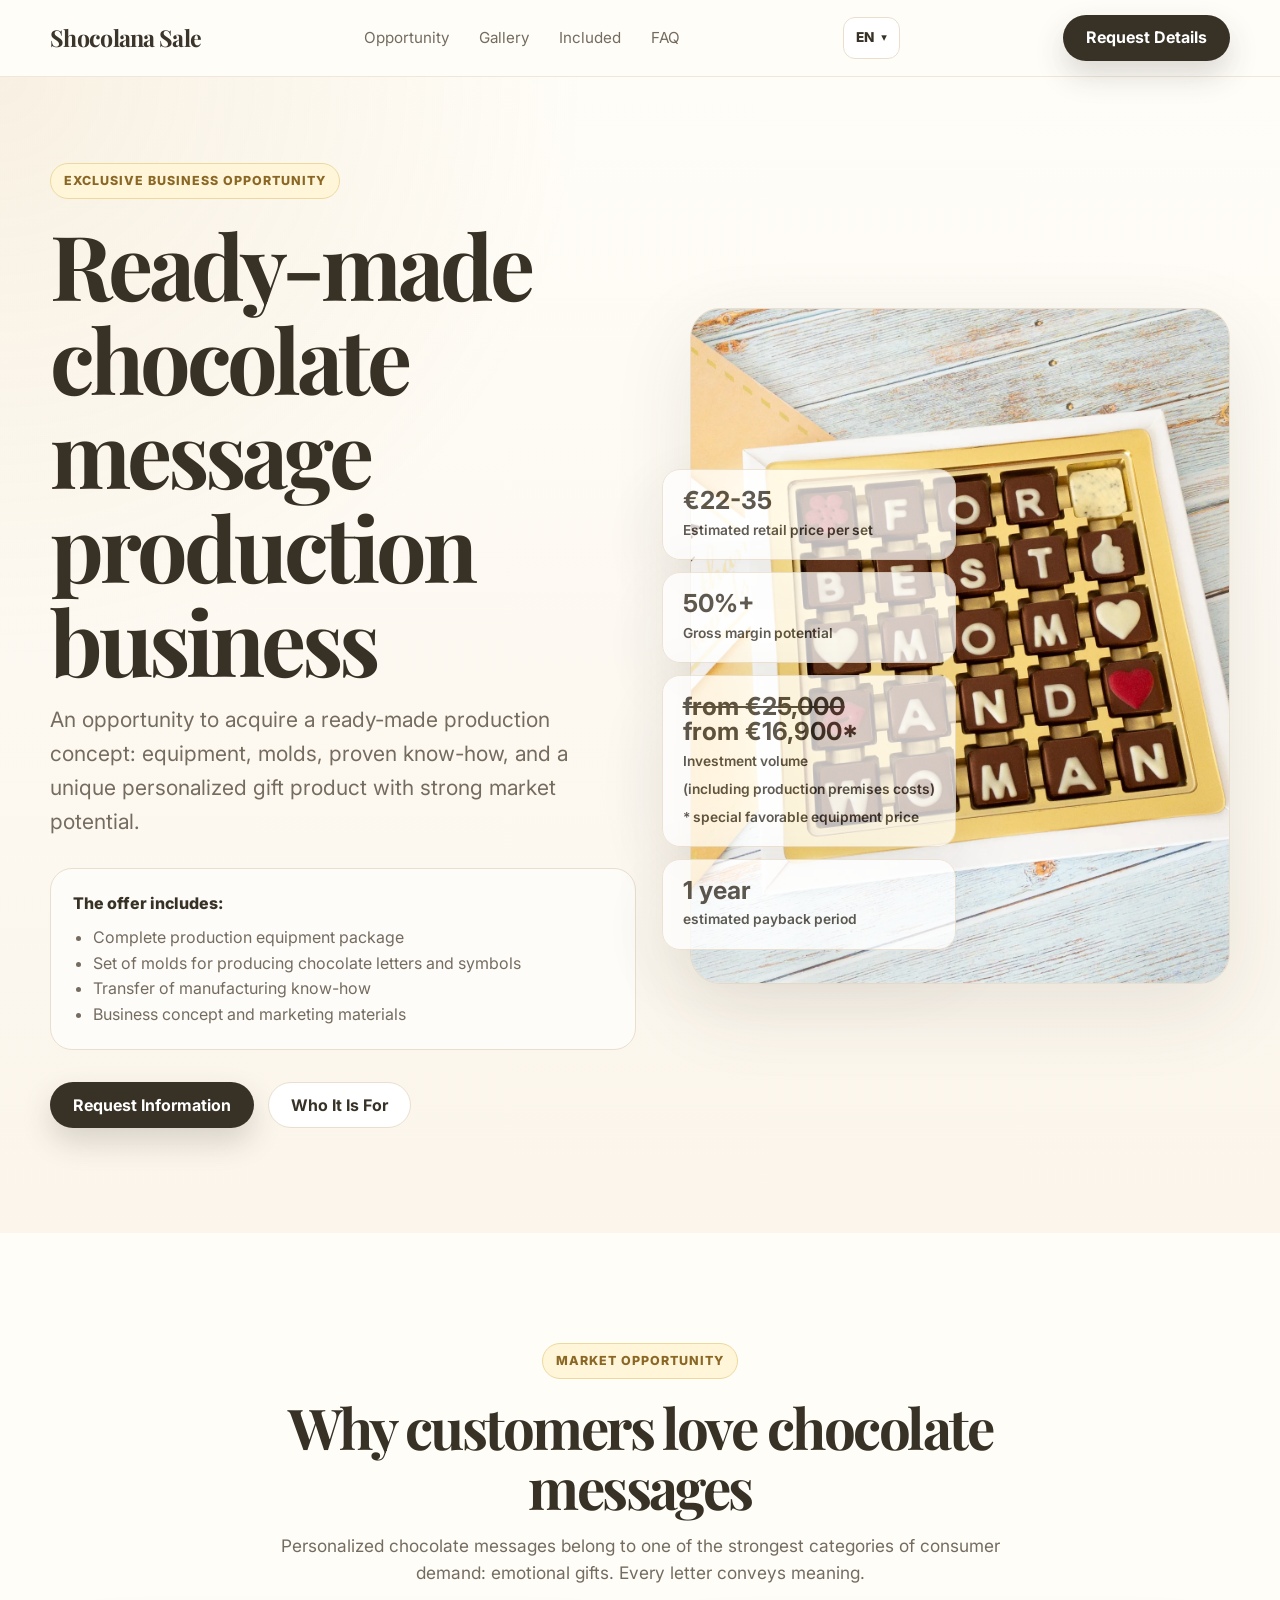
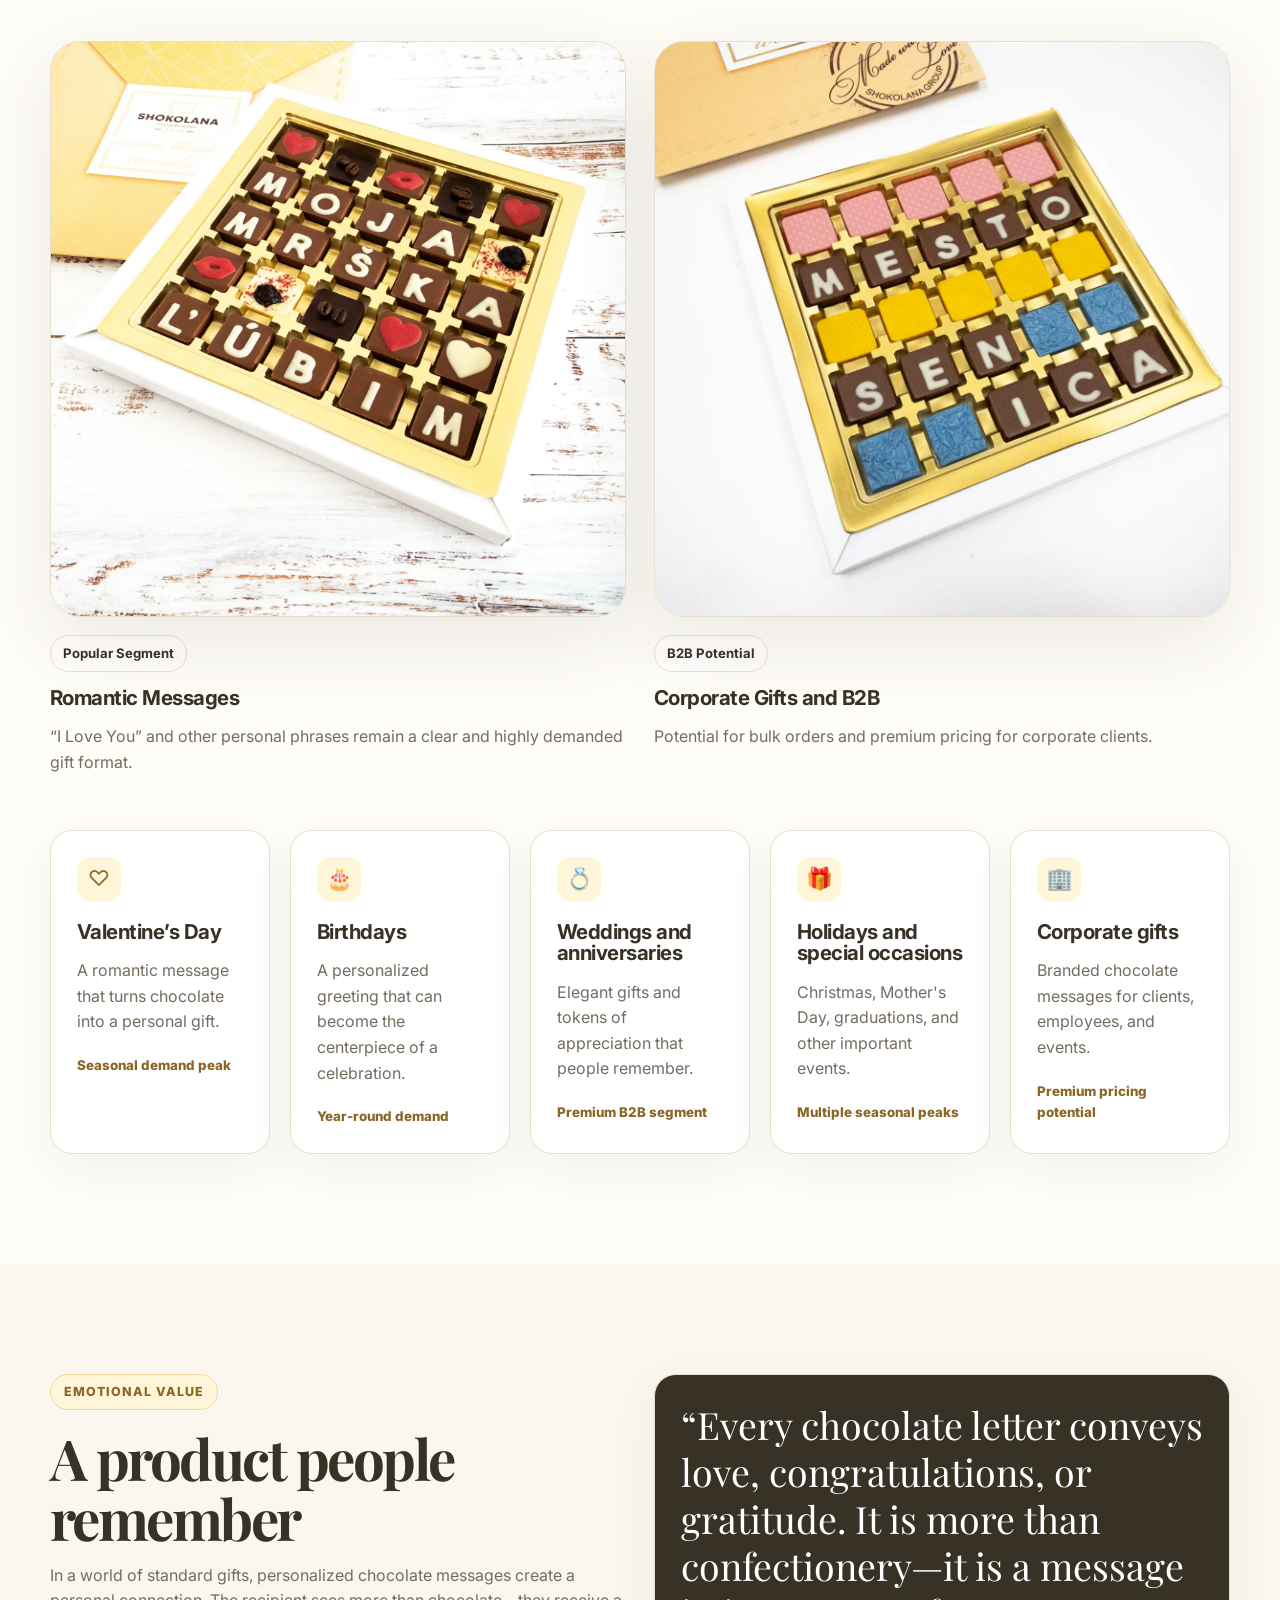
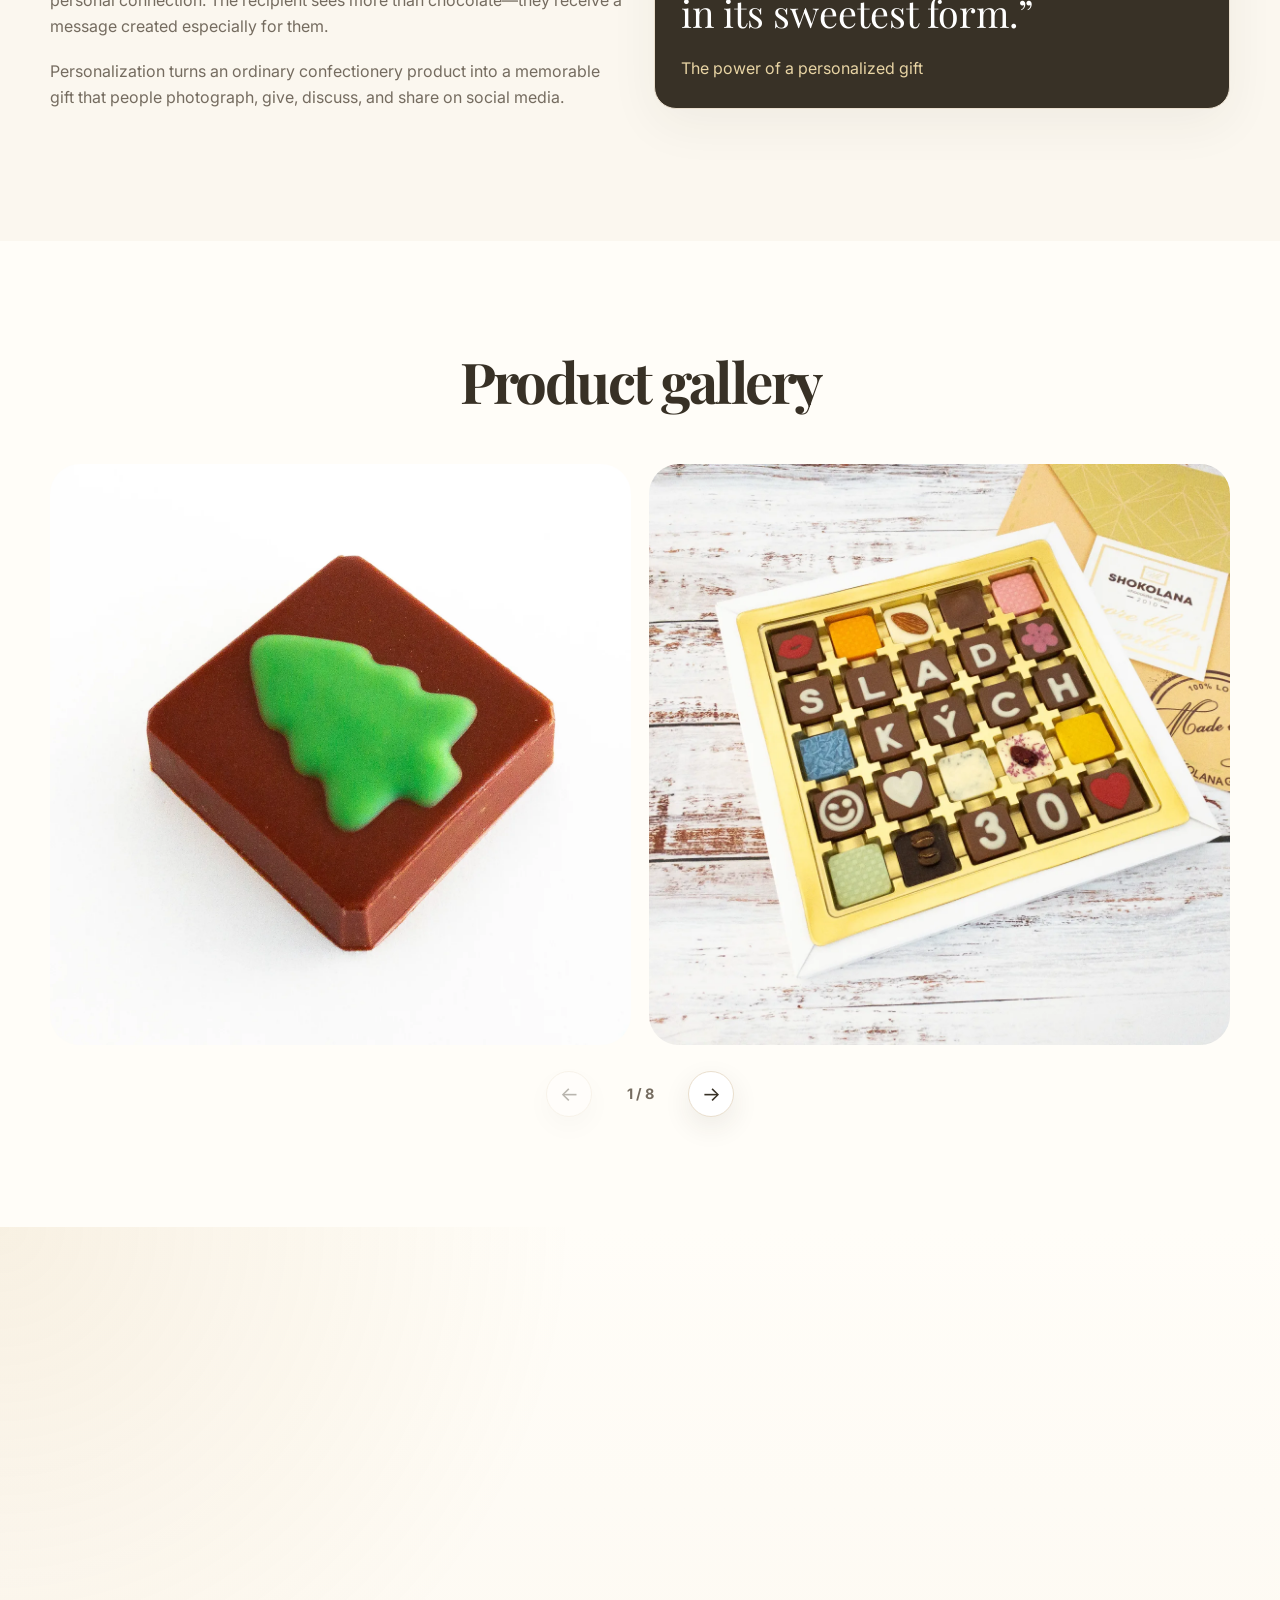
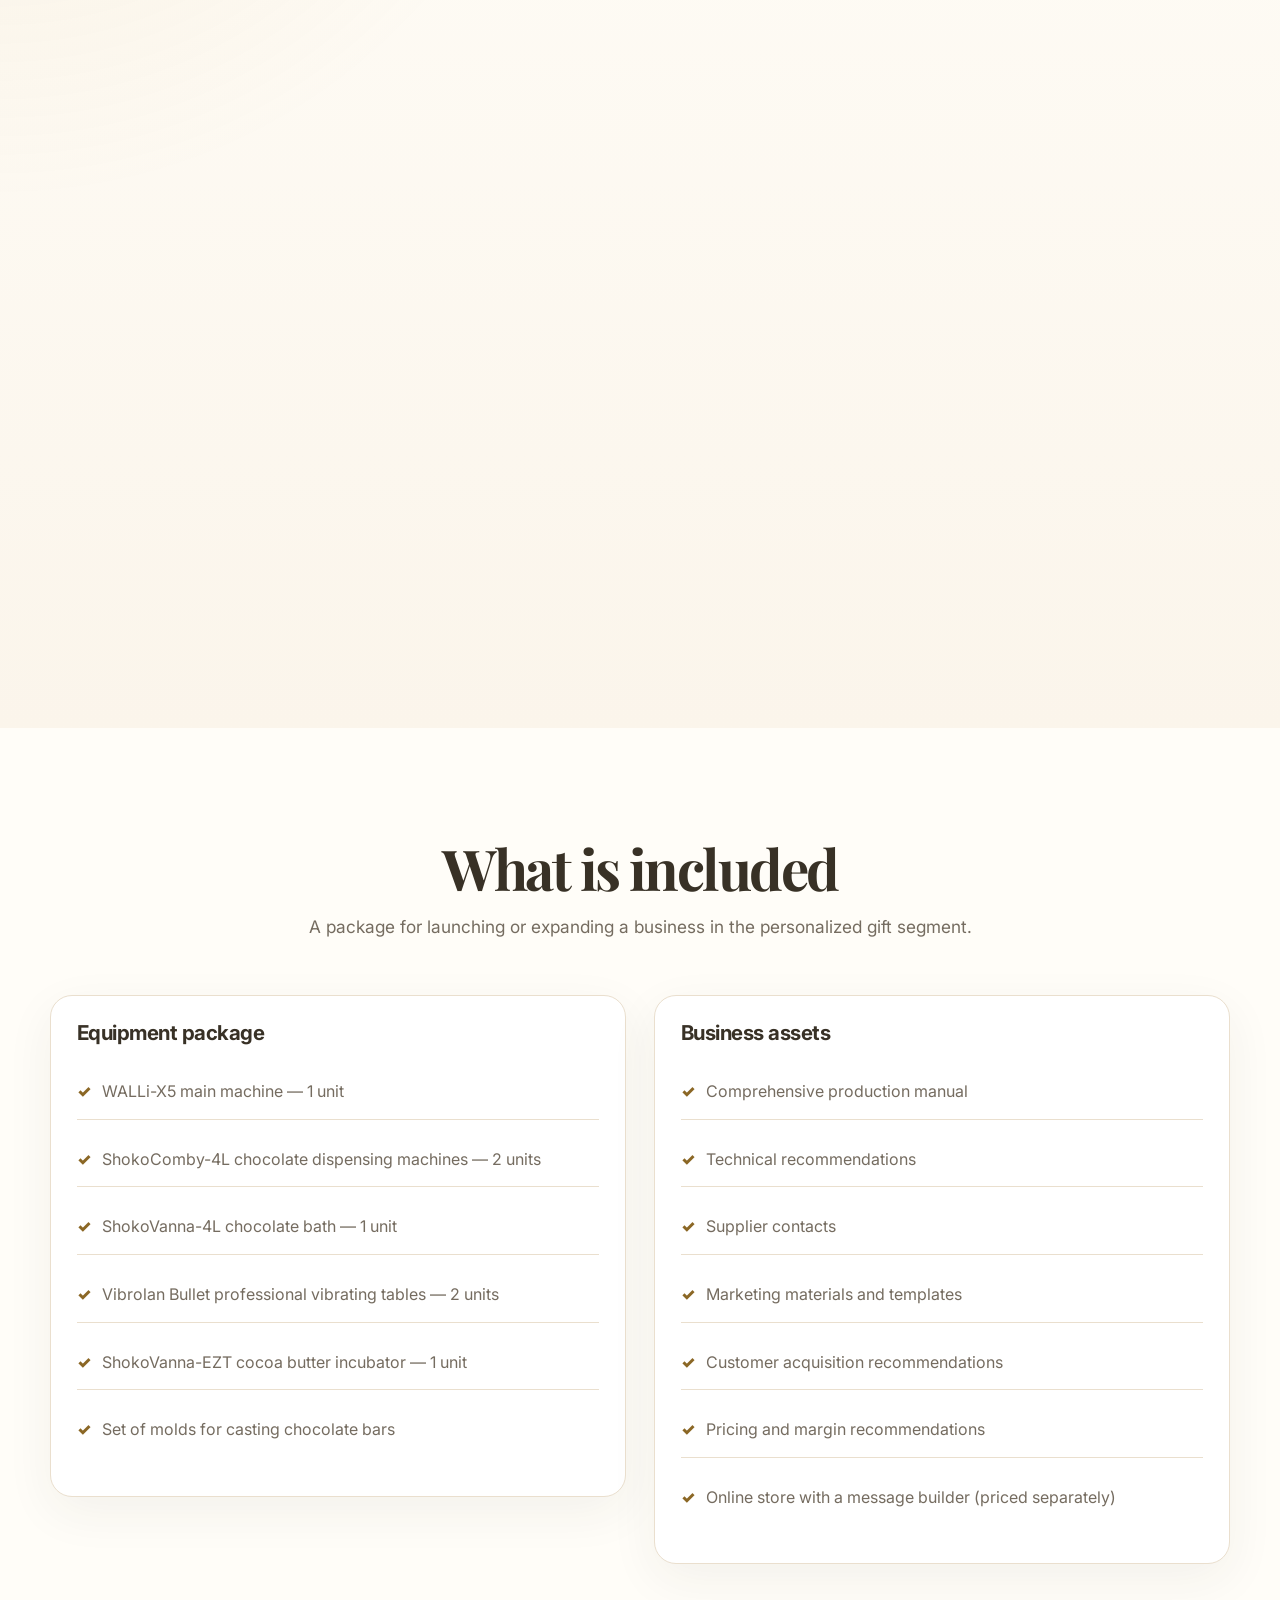
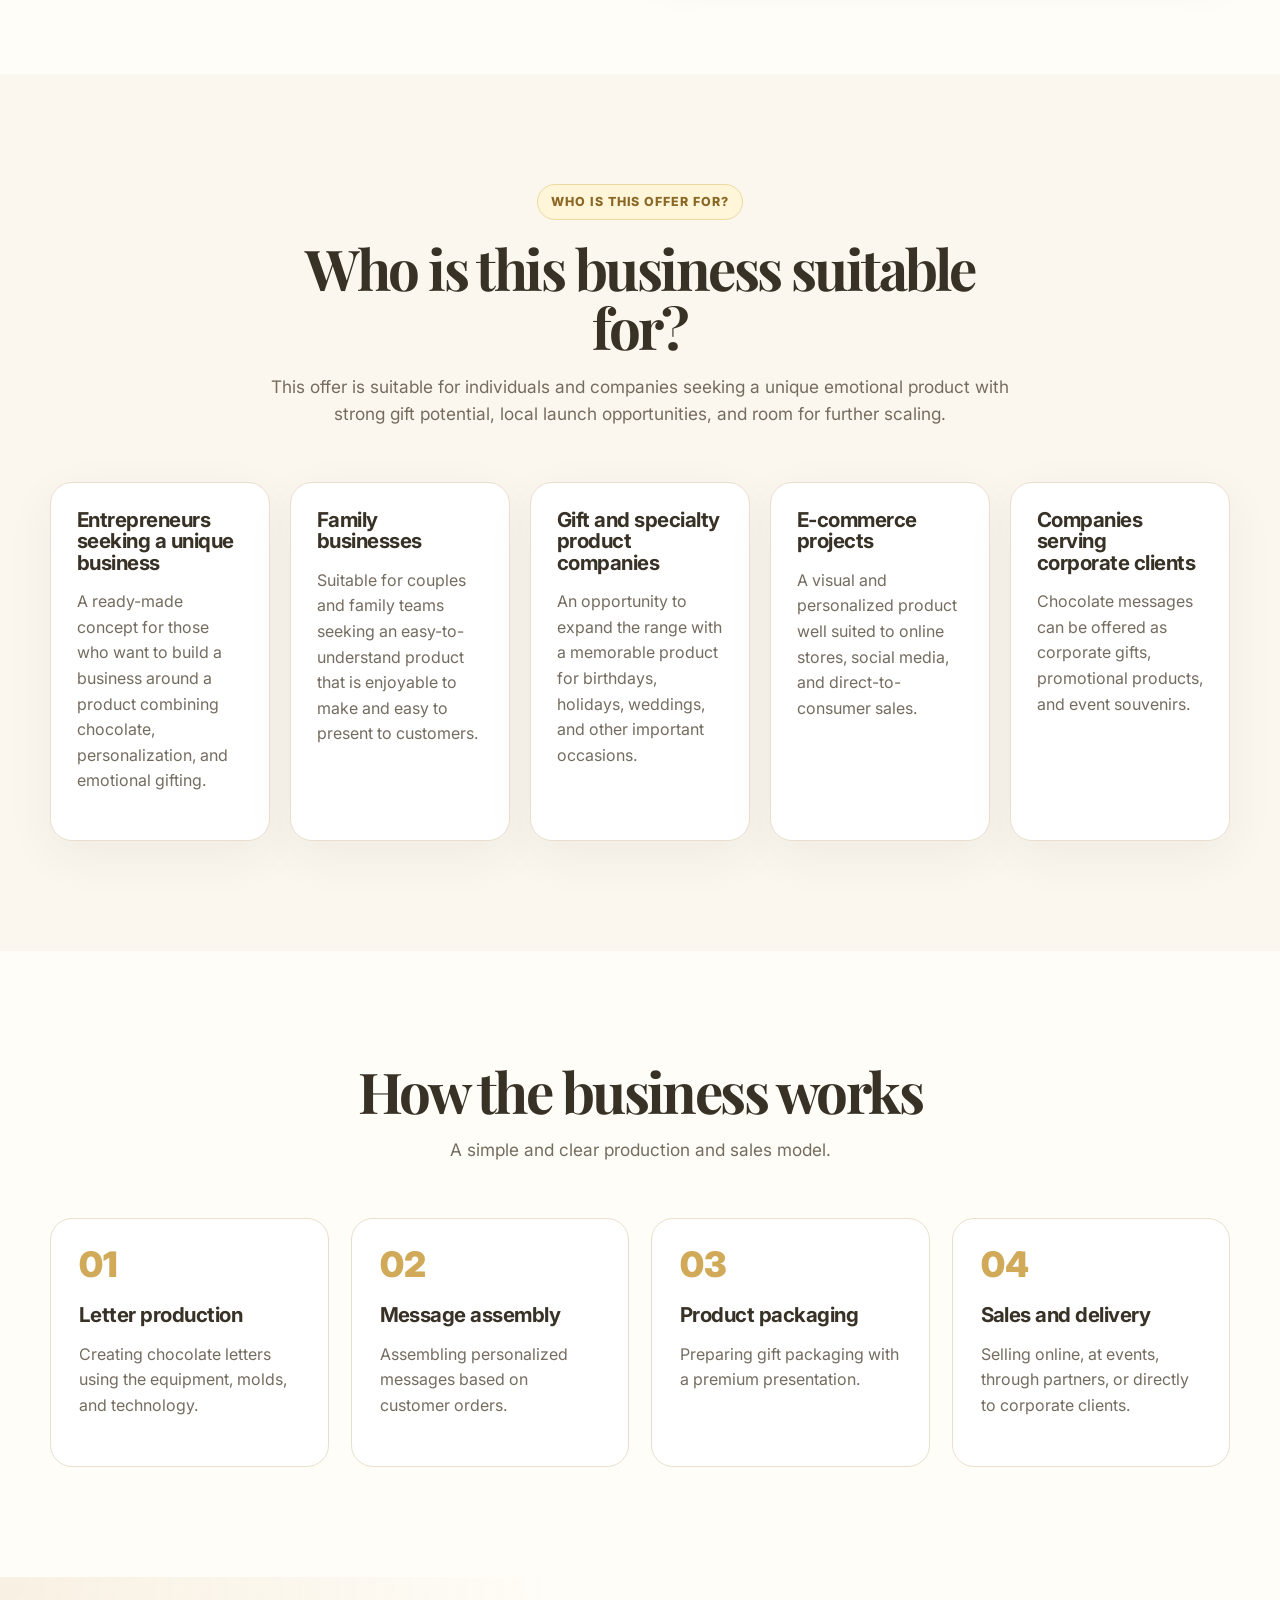
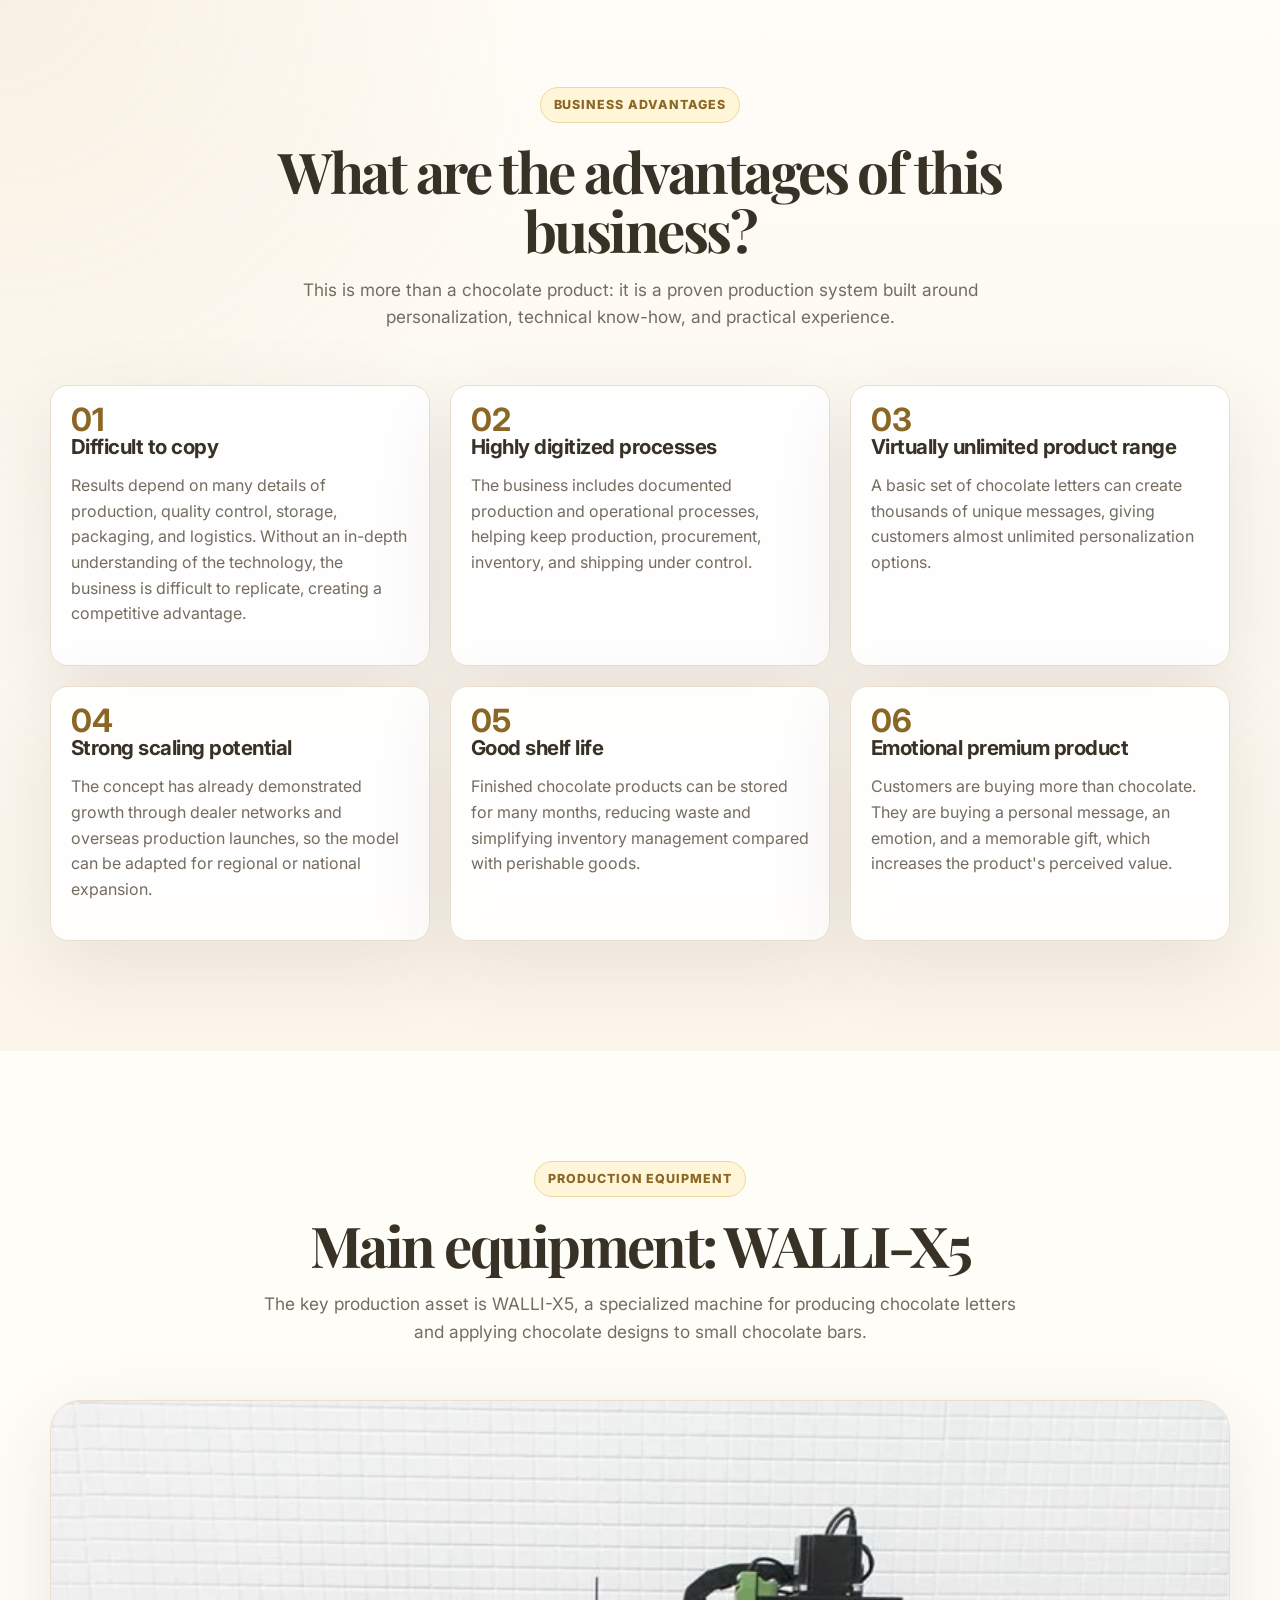
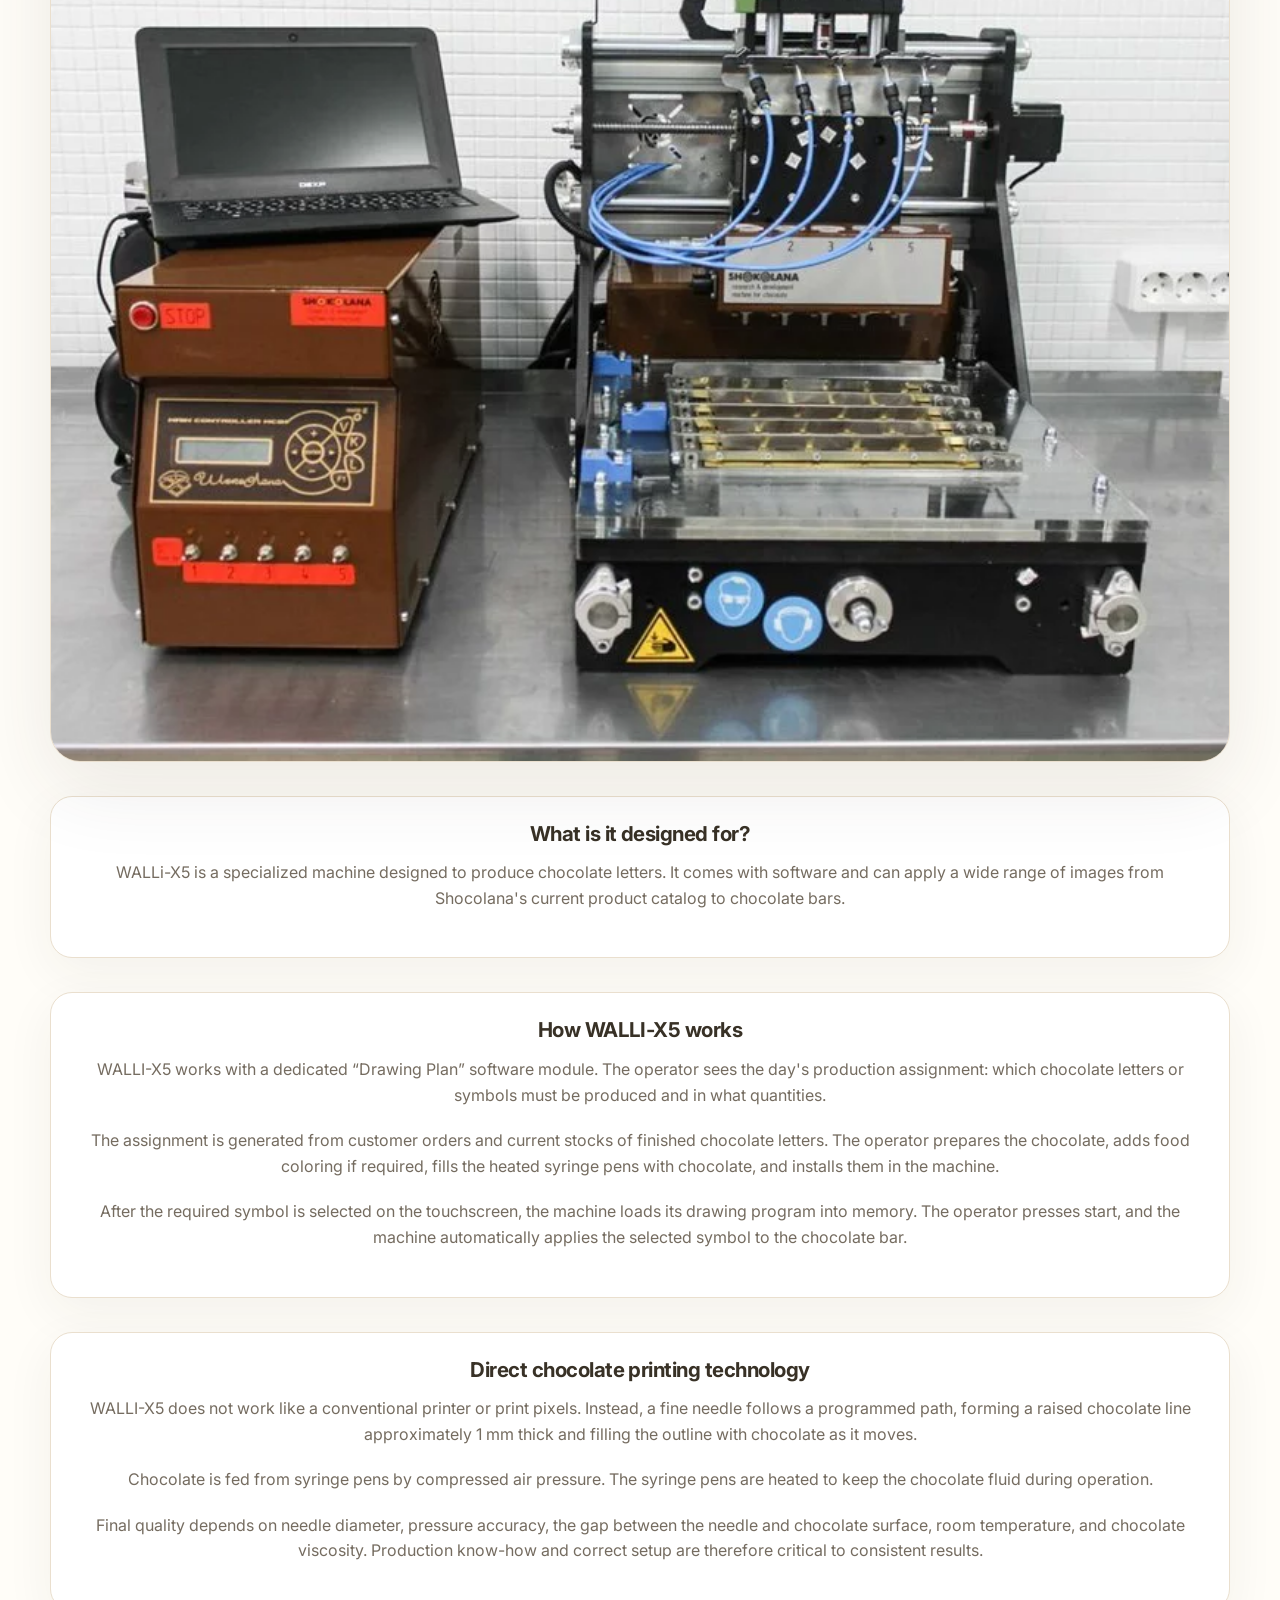
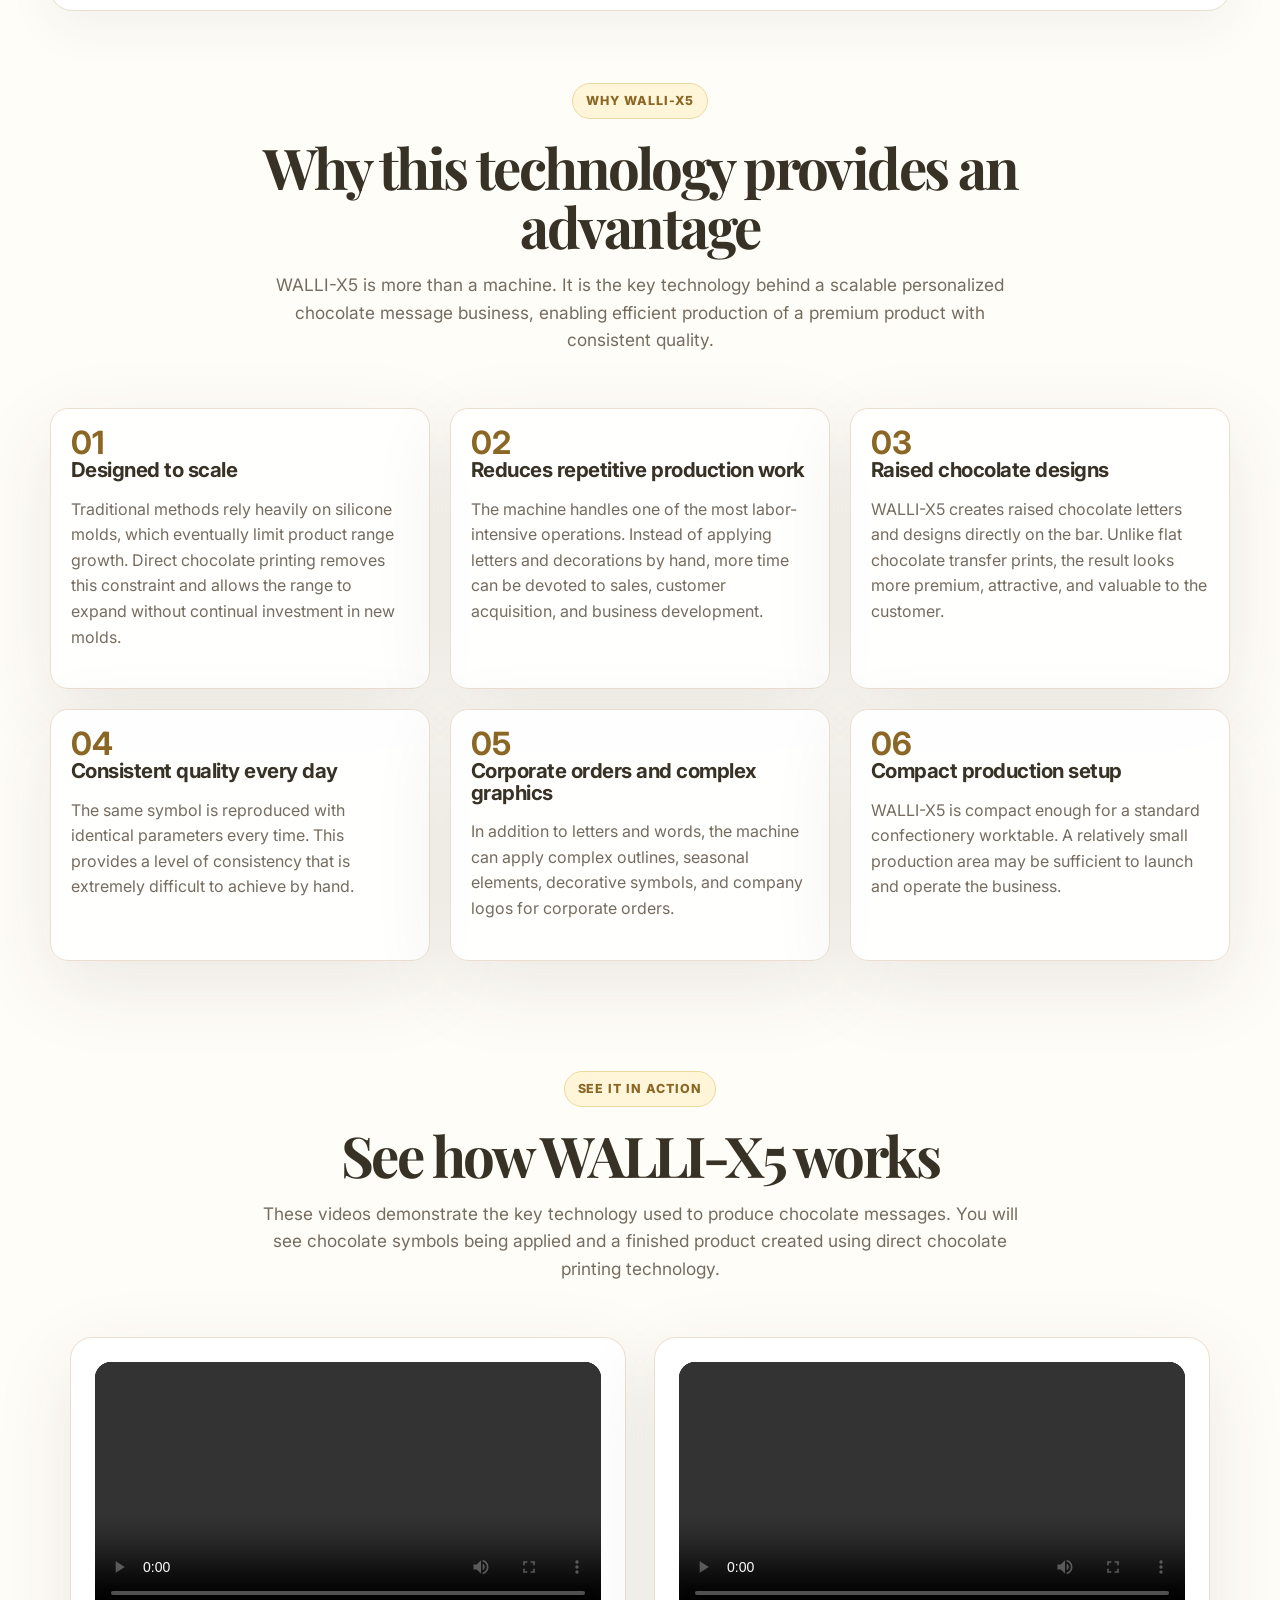
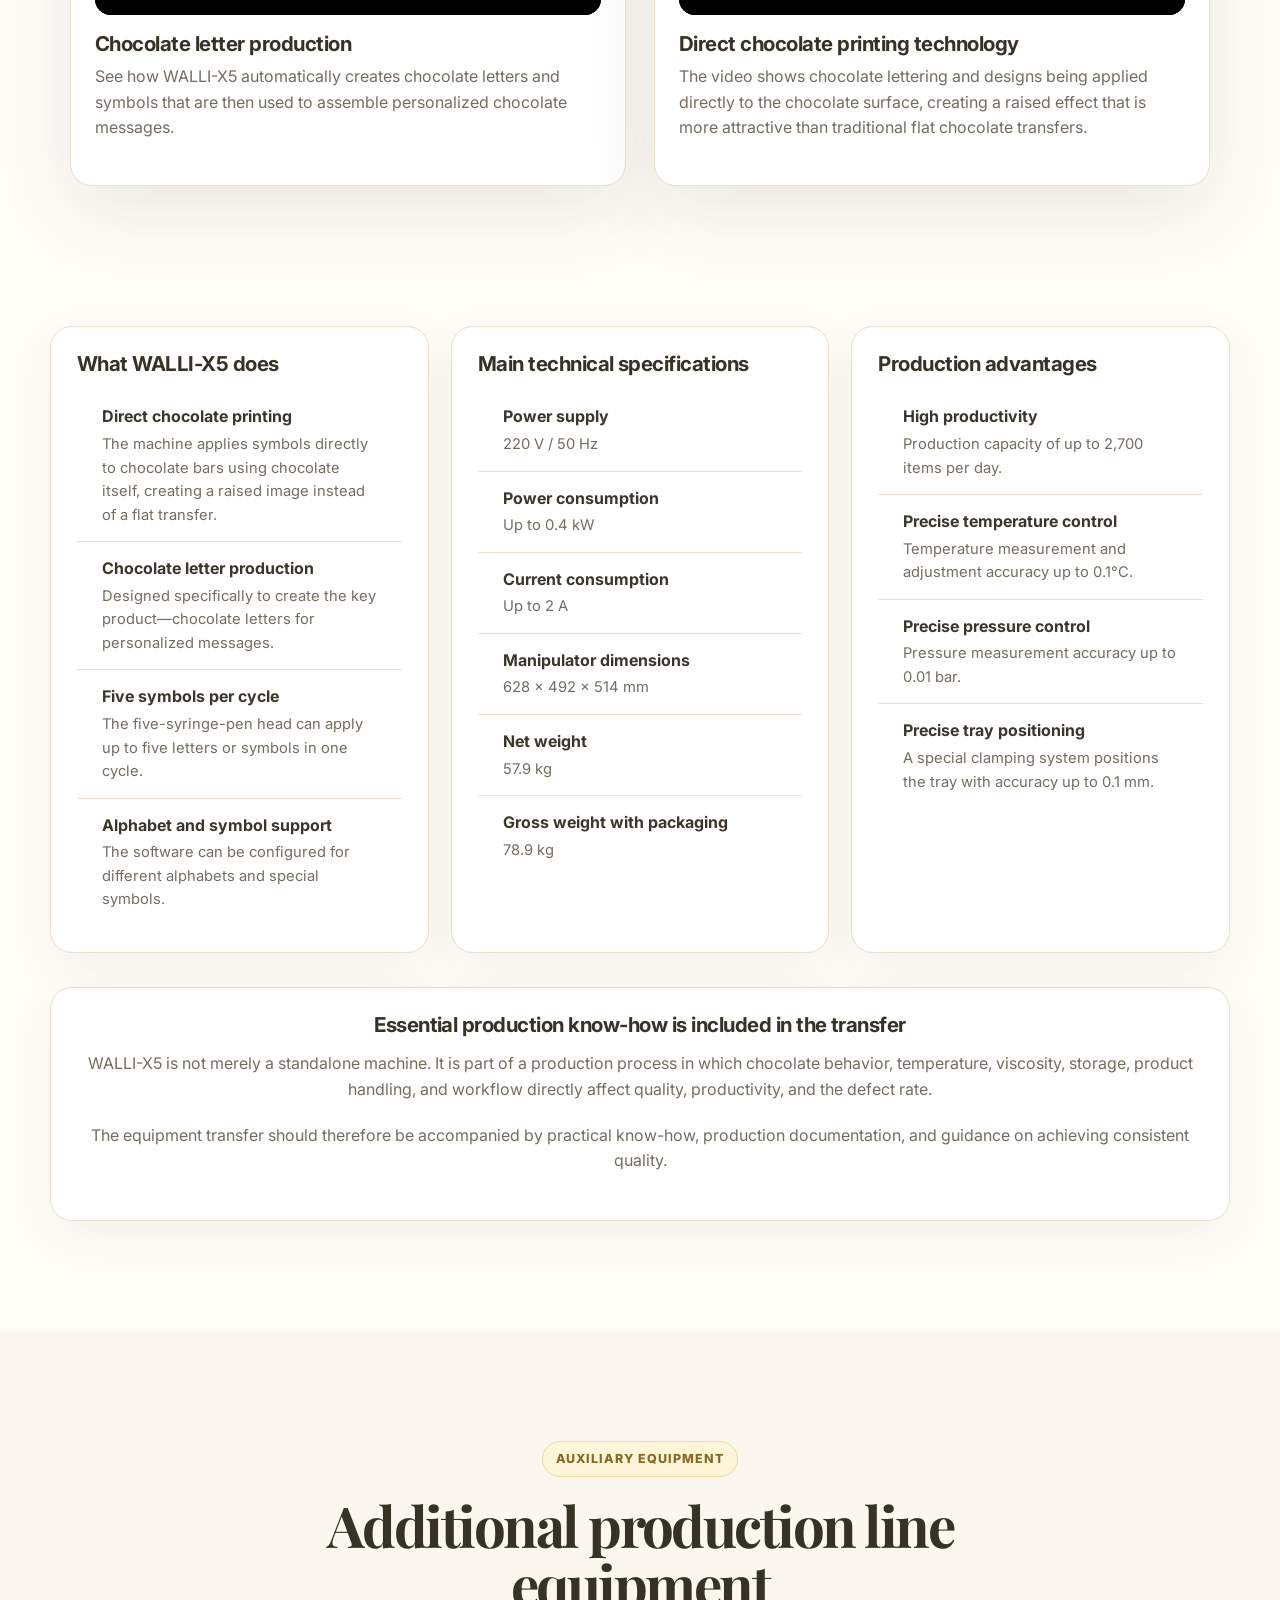
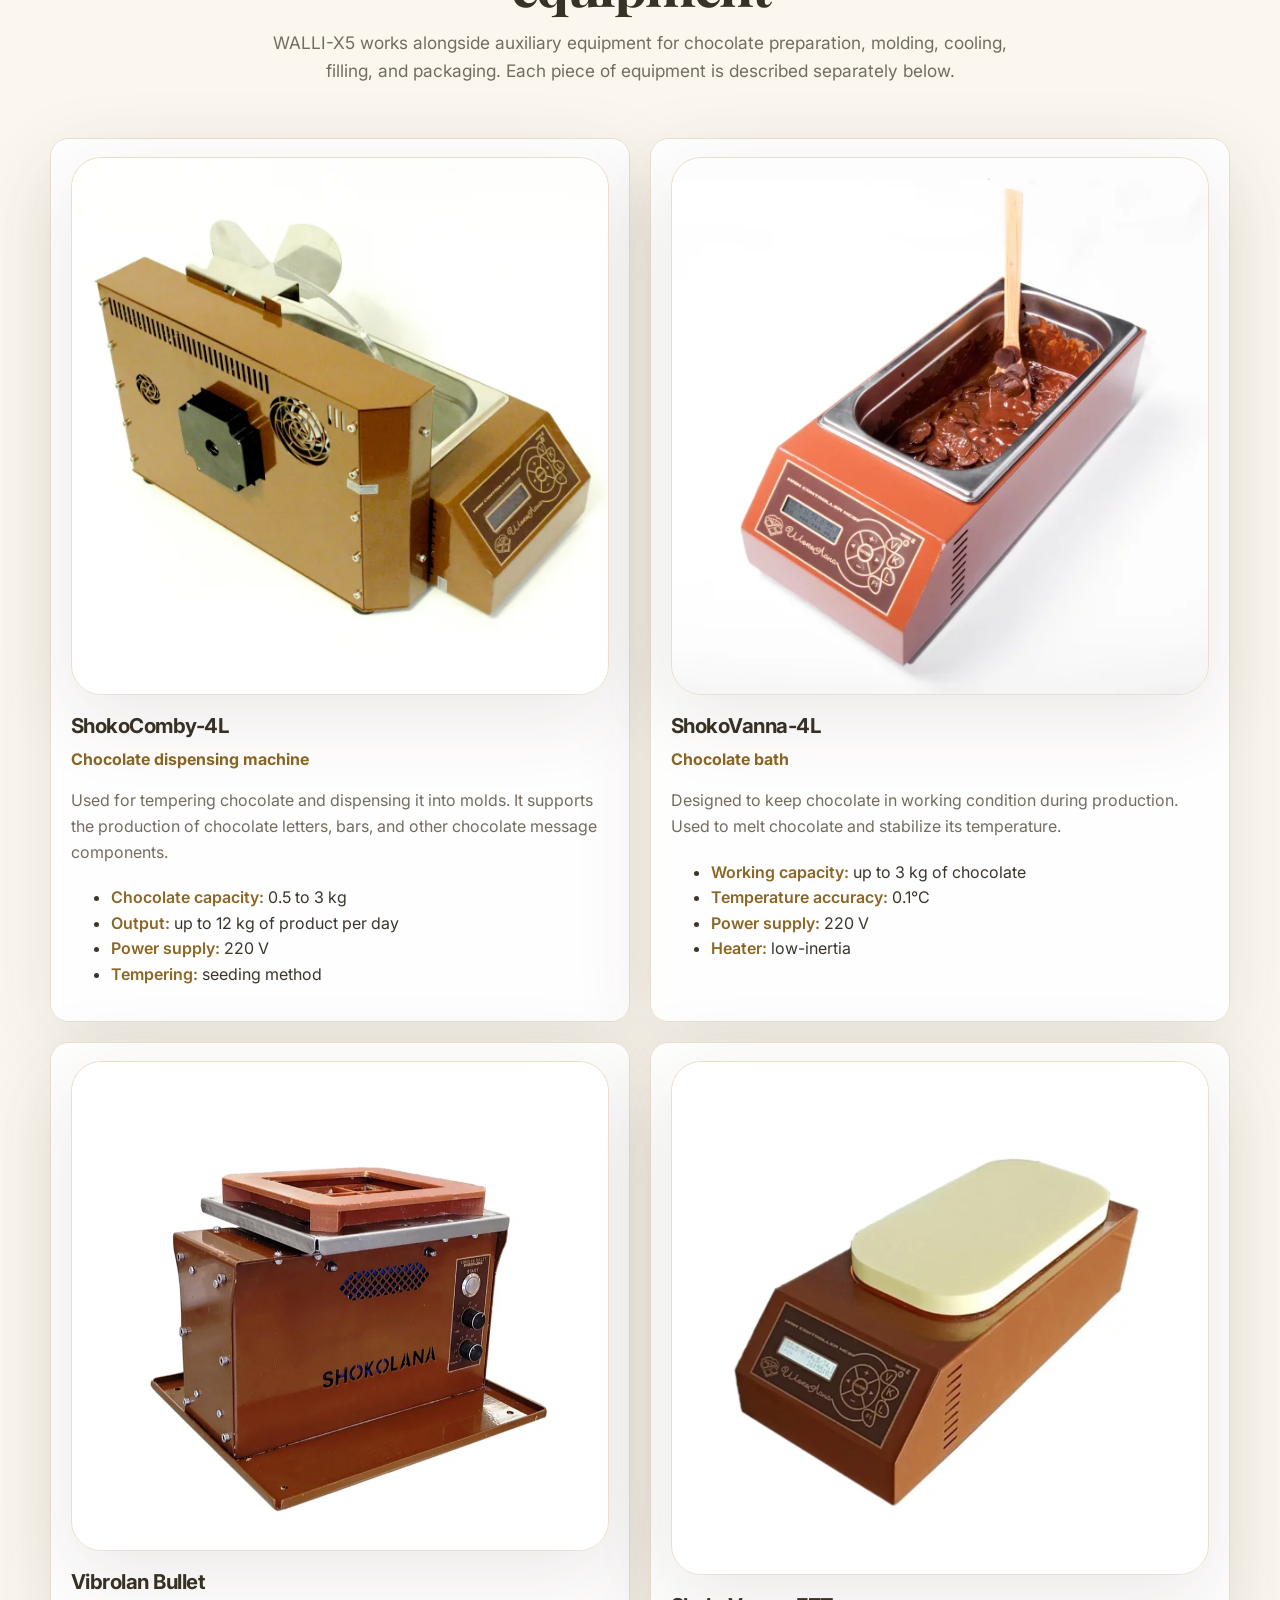
<file: index.html>
<!doctype html>
<html lang="en">
<head>
  <meta charset="utf-8">
  <meta name="viewport" content="width=device-width, initial-scale=1">
  <title>ShocolanaSale — personalized chocolate message production business</title>
  <meta name="description" content="Acquire a ready-made business concept for producing personalized chocolate messages, including equipment, molds, know-how, and business assets.">
  <meta property="og:title" content="Personalized chocolate message production business for sale">
  <meta property="og:description" content="A ready-made business opportunity including production equipment, molds, know-how, and a premium gift product concept.">
  <meta property="og:type" content="website">
  <meta property="og:image" content="assets/img/og-cover.jpg">
  <link rel="preconnect" href="https://fonts.googleapis.com">
  <link rel="preconnect" href="https://fonts.gstatic.com" crossorigin>
  <link href="https://fonts.googleapis.com/css2?family=Inter:wght@400;500;600;700;800&amp;family=Playfair+Display:wght@600;700&amp;display=swap" rel="stylesheet">
  <link rel="stylesheet" href="styles.css">
  <script>document.documentElement.classList.add("js");</script>
</head>
<body>
<header class="site-header" id="top">
  <div class="container header-inner">
    <a class="logo" href="#top" aria-label="ShocolanaSale home">Shocolana Sale</a>

    <nav class="desktop-nav" aria-label="Main navigation">
      <a href="#opportunity">Opportunity</a>
      <a href="#gallery">Gallery</a>
      <a href="#included">Included</a>
      <a href="#faq">FAQ</a>
    </nav>

    <details class="language-switcher desktop-language">
      <summary aria-label="Choose language">EN</summary>
      <div class="language-menu">
        <a href="index_ru.html" lang="ru">Русский</a>
        <a href="index.html" lang="en" aria-current="page">English</a>
        <a href="index_sk.html" lang="sk">Slovenčina</a>
        <a href="index_sh.html" lang="sh-Latn">Srpskohrvatski</a>
        <a href="index_sl.html" lang="sl">Slovenščina</a>
      </div>
    </details>

    <a class="btn btn-primary desktop-cta" href="#contact">Request Details</a>

    <button class="mobile-menu-btn" type="button" aria-label="Open menu" aria-expanded="false">
      <span></span><span></span><span></span>
    </button>
  </div>

  <div class="mobile-nav" hidden>
    <a href="#opportunity">Opportunity</a>
    <a href="#gallery">Gallery</a>
    <a href="#included">Included</a>
    <a href="#faq">FAQ</a>
    <details class="language-switcher mobile-language">
      <summary aria-label="Choose language">EN</summary>
      <div class="language-menu">
        <a href="index_ru.html" lang="ru">Русский</a>
        <a href="index.html" lang="en" aria-current="page">English</a>
        <a href="index_sk.html" lang="sk">Slovenčina</a>
        <a href="index_sh.html" lang="sh-Latn">Srpskohrvatski</a>
        <a href="index_sl.html" lang="sl">Slovenščina</a>
      </div>
    </details>
  </div>
</header>

<main>
  <section class="hero section-light">
    <div class="container hero-grid">
      <div class="hero-copy reveal">
        <div class="eyebrow">Exclusive business opportunity</div>
        <h1>Ready-made chocolate message production business</h1>
        <p class="lead">
          An opportunity to acquire a ready-made production concept: equipment, molds,
          proven know-how, and a unique personalized gift product with strong market potential.
        </p>

        <div class="included-mini">
          <p>The offer includes:</p>
          <ul>
            <li>Complete production equipment package</li>
            <li>Set of molds for producing chocolate letters and symbols</li>
            <li>Transfer of manufacturing know-how</li>
            <li>Business concept and marketing materials</li>
          </ul>
        </div>

        <div class="hero-actions">
          <a class="btn btn-primary" href="#contact">Request Information</a>
          <a class="btn btn-secondary" href="#buyers">Who It Is For</a>
        </div>
      </div>

      <div class="hero-media reveal">
        <div class="image-card hero-image">
          <img src="assets/img/APC_0637.webp" alt="Gift box with a personalized chocolate message" loading="eager" onerror="this.closest('.image-card').classList.add('is-placeholder')">
        
        </div>

        <div class="floating-stats transparency stats-text">
          <div>
            <strong>€22-35</strong>
            <span>Estimated retail price per set</span>
          </div>
          <div>
            <strong>50%+</strong>
            <span>Gross margin potential</span>
          </div>
          <div>
            <strong class="old-price">from €25,000</strong>
            <strong class="new-price">from €16,900*</strong>
            <span>Investment volume</span> 
            <span>(including production premises costs)</span>
            <span>* special favorable equipment price</span>
          </div>
          <div>
            <strong>1 year</strong>
            <span>estimated payback period</span>
          </div>
        </div>
      </div>
    </div>
  </section>

  <section class="section" id="love">
    <div class="container">
      <div class="section-heading reveal">
        <div class="eyebrow">Market opportunity</div>
        <h2>Why customers love chocolate messages</h2>
        <p>
          Personalized chocolate messages belong to one of the strongest categories of consumer demand:
          emotional gifts. Every letter conveys meaning.
        </p>
      </div>

      <div class="feature-grid reveal">
        <article class="feature-photo">
          <div class="image-card">
            <img src="assets/img/APC_0453.webp" alt="Romantic chocolate message" loading="lazy" onerror="this.closest('.image-card').classList.add('is-placeholder')">
          </div>
          <div>
            <span class="pill">Popular Segment</span>
            <h3>Romantic Messages</h3>
            <p>“I Love You” and other personal phrases remain a clear and highly demanded gift format.</p>
          </div>
        </article>

        <article class="feature-photo">
          <div class="image-card">
            <img src="assets/img/APC_2211.webp" alt="Corporate chocolate gift" loading="lazy" onerror="this.closest('.image-card').classList.add('is-placeholder')">
          </div>
          <div>
            <span class="pill">B2B Potential</span>
            <h3>Corporate Gifts and B2B</h3>
            <p>Potential for bulk orders and premium pricing for corporate clients.</p>
          </div>
        </article>
      </div>

      <div class="cards-grid five reveal">
        <article class="card">
          <div class="icon">♡</div>
          <h3>Valentine’s Day</h3>
          <p>A romantic message that turns chocolate into a personal gift.</p>
          <small>Seasonal demand peak</small>
        </article>
        <article class="card">
          <div class="icon">🎂</div>
          <h3>Birthdays</h3>
          <p>A personalized greeting that can become the centerpiece of a celebration.</p>
          <small>Year-round demand</small>
        </article>
        <article class="card">
          <div class="icon">💍</div>
          <h3>Weddings and anniversaries</h3>
          <p>Elegant gifts and tokens of appreciation that people remember.</p>
          <small>Premium B2B segment</small>
        </article>
        <article class="card">
          <div class="icon">🎁</div>
          <h3>Holidays and special occasions</h3>
          <p>Christmas, Mother's Day, graduations, and other important events.</p>
          <small>Multiple seasonal peaks</small>
        </article>
        <article class="card">
          <div class="icon">🏢</div>
          <h3>Corporate gifts</h3>
          <p>Branded chocolate messages for clients, employees, and events.</p>
          <small>Premium pricing potential</small>
        </article>
      </div>
    </div>
  </section>

  <section class="section section-warm">
    <div class="container remember-grid">
      <div class="reveal">
        <div class="eyebrow">Emotional value</div>
        <h2>A product people remember</h2>
        <p>
          In a world of standard gifts, personalized chocolate messages create a personal connection.
          The recipient sees more than chocolate—they receive a message created especially for them.
        </p>
        <p>
          Personalization turns an ordinary confectionery product into a memorable gift
          that people photograph, give, discuss, and share on social media.
        </p>
      </div>

      <div class="quote-card reveal">
        <blockquote>
          “Every chocolate letter conveys love, congratulations, or gratitude.
          It is more than confectionery—it is a message in its sweetest form.”
        </blockquote>
        <span>The power of a personalized gift</span>
      </div>
    </div>
  </section>

  <section class="section" id="gallery">
    <div class="container">
      <div class="section-heading reveal">
        <h2>Product gallery</h2>
      </div>
      <div class="gallery-grid  reveal">
        
        <div class="image-card square"><img src="assets/img/product-galery/APC_1443.webp" alt="Gift boxes" loading="lazy" onerror="this.closest('.image-card').classList.add('is-placeholder')"></div>
        <div class="image-card portrait"><img src="assets/img/product-galery/APC_1723.webp" alt="Corporate gifts" loading="lazy" onerror="this.closest('.image-card').classList.add('is-placeholder')"></div>
        <div class="image-card square"><img src="assets/img/product-galery/APC_2052.webp" alt="Product close-up" loading="lazy" onerror="this.closest('.image-card').classList.add('is-placeholder')"></div>
        <div class="image-card portrait"><img src="assets/img/product-galery/APC_2083.webp" alt="Chocolate letter details" loading="lazy" onerror="this.closest('.image-card').classList.add('is-placeholder')"></div>
        <div class="image-card portrait"><img src="assets/img/product-galery/APC_2151.webp" alt="Packaging options" loading="lazy" onerror="this.closest('.image-card').classList.add('is-placeholder')"></div>
        <div class="image-card square"><img src="assets/img/product-galery/APC_2159.webp" alt="Packaging options" loading="lazy" onerror="this.closest('.image-card').classList.add('is-placeholder')"></div>
        <div class="image-card portrait"><img src="assets/img/product-galery/APC_2192.webp" alt="Packaging options" loading="lazy" onerror="this.closest('.image-card').classList.add('is-placeholder')"></div>
        <div class="image-card square"><img src="assets/img/product-galery/APC_2277.webp" alt="Chocolate messages" loading="lazy" onerror="this.closest('.image-card').classList.add('is-placeholder')"></div>
      </div>
    </div>
  </section>

  <section class="section section-light" id="opportunity">
    <div class="container opportunity-grid">
      <div class="reveal">
        <div class="eyebrow">The offer</div>
        <h2>More than equipment—a ready-made business concept</h2>
        <p>
          This is an opportunity to enter the personalized gift market with a ready-made production concept.
          Unlike a simple equipment sale, this offer transfers a business system and practical expertise.
        </p>
        <p>
          The buyer receives not only tangible assets but also technical knowledge,
          production processes, business logic, and materials developed over years of hands-on work.
        </p>
        <a class="btn btn-primary" href="#included">See what is included</a>
      </div>

      <div class="feature-list reveal">
        <article class="card">
          <span class="pill">Ready to launch</span>
          <h3>Complete production system</h3>
          <p>Equipment, tools, and workflow for producing chocolate messages.</p>
        </article>
        <article class="card">
          <span class="pill">Unique</span>
          <h3>Product concept</h3>
          <p>A personalized chocolate product with clear emotional value that stands apart from standard gifts.</p>
        </article>
        <article class="card">
          <span class="pill">Comprehensive</span>
          <h3>Full know-how transfer</h3>
          <p>Production technology, quality control, packaging, and process organization.</p>
        </article>
        <article class="card">
          <span class="pill">Proven</span>
          <h3>Working business model</h3>
          <p>Sales opportunities through B2C, dealer networks, corporate orders, and e-commerce.</p>
        </article>
      </div>
    </div>
  </section>

  <section class="section" id="included">
    <div class="container">
      <div class="section-heading reveal">
        <h2>What is included</h2>
        <p>A package for launching or expanding a business in the personalized gift segment.</p>
      </div>

      <div class="two-columns reveal">
        <article class="list-card">
          <h3>Equipment package</h3>
          <ul class="check-list">
            <li>WALLi-X5 main machine — 1 unit</li>
            <li>ShokoComby-4L chocolate dispensing machines — 2 units</li>
            <li>ShokoVanna-4L chocolate bath — 1 unit</li>
            <li>Vibrolan Bullet professional vibrating tables — 2 units</li>
            <li>ShokoVanna-EZT cocoa butter incubator — 1 unit</li>
            <li>Set of molds for casting chocolate bars</li>
          </ul>
        </article>

        <article class="list-card">
          <h3>Business assets</h3>
          <ul class="check-list">
            <li>Comprehensive production manual</li>
            <li>Technical recommendations</li>
            <li>Supplier contacts</li>
            <li>Marketing materials and templates</li>
            <li>Customer acquisition recommendations</li>
            <li>Pricing and margin recommendations</li>
            <li>Online store with a message builder (priced separately)</li>
          </ul>
        </article>
      </div>
    </div>
  </section> 

  <section class="section section-warm" id="buyers">
    <div class="container">
      <div class="section-heading reveal">
        <div class="eyebrow">Who is this offer for?</div>
        <h2>Who is this business suitable for?</h2>
        <p>
          This offer is suitable for individuals and companies seeking a unique emotional product
          with strong gift potential, local launch opportunities, and room for further scaling.
        </p>
      </div>


      <div class="cards-grid buyers reveal">

        <article class="card">
          <h3>Entrepreneurs seeking a unique business</h3>
          <p>
            A ready-made concept for those who want to build a business around a product
            combining chocolate, personalization, and emotional gifting.
          </p>
        </article>

        <article class="card">
          <h3>Family businesses</h3>
          <p>
            Suitable for couples and family teams seeking an easy-to-understand product
            that is enjoyable to make and easy to present to customers.
          </p>
        </article>

        <article class="card">
          <h3>Gift and specialty product companies</h3>
          <p>
            An opportunity to expand the range with a memorable product for birthdays,
            holidays, weddings, and other important occasions.
          </p>
        </article>

        <article class="card">
          <h3>E-commerce projects</h3>
          <p>
            A visual and personalized product well suited to online stores,
            social media, and direct-to-consumer sales.
          </p>
        </article>

        <article class="card">
          <h3>Companies serving corporate clients</h3>
          <p>
            Chocolate messages can be offered as corporate gifts,
            promotional products, and event souvenirs.
          </p>
        </article>
      </div>
    </div>
  </section>

  <section class="section">
    <div class="container">
      <div class="section-heading reveal">
        <h2>How the business works</h2>
        <p>A simple and clear production and sales model.</p>
      </div>

      <div class="steps reveal">
        <article><span>01</span><h3>Letter production</h3><p>Creating chocolate letters using the equipment, molds, and technology.</p></article>
        <article><span>02</span><h3>Message assembly</h3><p>Assembling personalized messages based on customer orders.</p></article>
        <article><span>03</span><h3>Product packaging</h3><p>Preparing gift packaging with a premium presentation.</p></article>
        <article><span>04</span><h3>Sales and delivery</h3><p>Selling online, at events, through partners, or directly to corporate clients.</p></article>
      </div>
    </div>
  </section>

  <section class="section section-light">
    <div class="container">
      <div class="section-heading reveal">
        <div class="eyebrow">Business advantages</div>
        <h2>What are the advantages of this business?</h2>
        <p>
          This is more than a chocolate product: it is a proven production system
          built around personalization, technical know-how, and practical experience.
        </p>
      </div>

      <div class="cards-grid six reveal">

        <article class="metric-card">
          <strong>01</strong>
          <h3>Difficult to copy</h3>
          <p>
            Results depend on many details of production, quality control, storage,
            packaging, and logistics. Without an in-depth understanding of the technology,
            the business is difficult to replicate, creating a competitive advantage.
          </p>
        </article>

        <article class="metric-card">
          <strong>02</strong>
          <h3>Highly digitized processes</h3>
          <p>
            The business includes documented production and operational processes,
            helping keep production, procurement, inventory, and shipping under control.
          </p>
        </article>

        <article class="metric-card">
          <strong>03</strong>
          <h3>Virtually unlimited product range</h3>
          <p>
            A basic set of chocolate letters can create thousands of unique messages,
            giving customers almost unlimited personalization options.
          </p>
        </article>

        <article class="metric-card">
          <strong>04</strong>
          <h3>Strong scaling potential</h3>
          <p>
            The concept has already demonstrated growth through dealer networks and overseas production launches,
            so the model can be adapted for regional or national expansion.
          </p>
        </article>

        <article class="metric-card">
          <strong>05</strong>
          <h3>Good shelf life</h3>
          <p>
            Finished chocolate products can be stored for many months,
            reducing waste and simplifying inventory management compared with perishable goods.
          </p>
        </article>

        <article class="metric-card">
          <strong>06</strong>
          <h3>Emotional premium product</h3>
          <p>
            Customers are buying more than chocolate.
            They are buying a personal message, an emotion, and a memorable gift,
            which increases the product's perceived value.
          </p>
        </article>

      </div>
    </div>
  </section>

  <section class="section" id="equipment">
    <div class="container">
      <div class="section-heading reveal">
        <div class="eyebrow">Production equipment</div>
        <h2>Main equipment: WALLI-X5</h2>
        <p>
          The key production asset is WALLI-X5, a specialized machine for producing
          chocolate letters and applying chocolate designs to small chocolate bars.
        </p>
      </div>

      <div class="equipment-layout reveal">
        <div class="image-card ">
          <img
            class="image-valli"
            src="assets/img/VxntxwWB.webp"
            alt="WALLI-X5 machine for producing chocolate letters"
            loading="lazy"
            onerror="this.closest('.image-card').classList.add('is-placeholder')"
          >
        </div>
      </div>

      <div class="cta-panel reveal">
        <h3>What is it designed for?</h3>
        <p>
          WALLi-X5 is a specialized machine designed to produce chocolate letters.
          It comes with software and can apply a wide range of images from
          Shocolana's current product catalog to chocolate bars.
        </p>
      </div>

      <div class="cta-panel reveal">
        <h3>How WALLI-X5 works</h3>
        <p>
          WALLI-X5 works with a dedicated “Drawing Plan” software module.
          The operator sees the day's production assignment: which chocolate letters or symbols
          must be produced and in what quantities.
        </p>
        <p>
          The assignment is generated from customer orders and current stocks of finished chocolate letters.
          The operator prepares the chocolate, adds food coloring if required,
          fills the heated syringe pens with chocolate, and installs them in the machine.
        </p>
        <p>
          After the required symbol is selected on the touchscreen, the machine loads its drawing program
          into memory. The operator presses start, and the machine automatically applies the selected symbol
          to the chocolate bar.
        </p>
      </div>

      <div class="cta-panel reveal">
        <h3>Direct chocolate printing technology</h3>
        <p>
          WALLI-X5 does not work like a conventional printer or print pixels.
          Instead, a fine needle follows a programmed path, forming a raised chocolate
          line approximately 1 mm thick and filling the outline with chocolate as it moves.
        </p>
        <p>
          Chocolate is fed from syringe pens by compressed air pressure.
          The syringe pens are heated to keep the chocolate fluid during operation.
        </p>
        <p>
          Final quality depends on needle diameter, pressure accuracy, the gap between the needle
          and chocolate surface, room temperature, and chocolate viscosity.
          Production know-how and correct setup are therefore critical to consistent results.
        </p>
      </div>
      <div class="section-heading reveal">
        <div class="equipment-subheading"></div>
        <div class="eyebrow">Why WALLI-X5</div>
        <h2>Why this technology provides an advantage</h2>
        <p>
          WALLI-X5 is more than a machine. It is the key technology behind a scalable personalized
          chocolate message business, enabling efficient production of a premium product with consistent quality.
        </p>
      </div>

      <div class="cards-grid six reveal">

        <article class="metric-card">
          <strong>01</strong>
          <h3>Designed to scale</h3>
          <p>
            Traditional methods rely heavily on silicone molds, which eventually limit product range growth.
            Direct chocolate printing removes this constraint and allows the range to expand without continual investment in new molds.
          </p>
        </article>

        <article class="metric-card">
          <strong>02</strong>
          <h3>Reduces repetitive production work</h3>
          <p>
            The machine handles one of the most labor-intensive operations.
            Instead of applying letters and decorations by hand, more time can be devoted to sales,
            customer acquisition, and business development.
          </p>
        </article>

        <article class="metric-card">
          <strong>03</strong>
          <h3>Raised chocolate designs</h3>
          <p>
            WALLI-X5 creates raised chocolate letters and designs directly on the bar.
            Unlike flat chocolate transfer prints, the result looks more premium,
            attractive, and valuable to the customer.
          </p>
        </article>

        <article class="metric-card">
          <strong>04</strong>
          <h3>Consistent quality every day</h3>
          <p>
            The same symbol is reproduced with identical parameters every time.
            This provides a level of consistency that is extremely difficult to achieve by hand.
          </p>
        </article>

        <article class="metric-card">
          <strong>05</strong>
          <h3>Corporate orders and complex graphics</h3>
          <p>
            In addition to letters and words, the machine can apply complex outlines,
            seasonal elements, decorative symbols, and company logos for corporate orders.
          </p>
        </article>

        <article class="metric-card">
          <strong>06</strong>
          <h3>Compact production setup</h3>
          <p>
            WALLI-X5 is compact enough for a standard confectionery worktable.
            A relatively small production area may be sufficient to launch and operate the business.
          </p>
        </article>
      </div>

      <section class="section" id="videos">
        <div class="container">

          <div class="section-heading reveal">
            <div class="eyebrow">See it in action</div>
            <h2>See how WALLI-X5 works</h2>
            <p>
              These videos demonstrate the key technology used to produce chocolate messages.
              You will see chocolate symbols being applied and a finished product created
              using direct chocolate printing technology.
            </p>
          </div>

          <div class="video-grid reveal">

            <div class="video-card">
              <div class="video-wrapper">
                <video controls preload="metadata">
                  <source src="assets/img/video/IMG_8315_optimized.mp4" type="video/mp4">
                </video>
              </div>

              <h3>Chocolate letter production</h3>

              <p>
                See how WALLI-X5 automatically creates chocolate letters and symbols
                that are then used to assemble personalized chocolate messages.
              </p>
            </div>

            <div class="video-card">
              <div class="video-wrapper">
                <video controls preload="metadata">
                  <source src="assets/img/video/video_1_optimized.mp4" type="video/mp4">
                </video>
              </div>

              <h3>Direct chocolate printing technology</h3>

              <p>
                The video shows chocolate lettering and designs being applied directly to the chocolate surface,
                creating a raised effect that is more attractive than traditional flat chocolate transfers.
              </p>
            </div>

          </div>

        </div>
      </section>



      <div class="three-columns reveal">
        <article class="list-card">
          <h3>What WALLI-X5 does</h3>
          <ul>
            <li>
              <strong>Direct chocolate printing</strong>
              <span>
                The machine applies symbols directly to chocolate bars using chocolate itself,
                creating a raised image instead of a flat transfer.
              </span>
            </li>
            <li>
              <strong>Chocolate letter production</strong>
              <span>Designed specifically to create the key product—chocolate letters for personalized messages.</span>
            </li>
            <li>
              <strong>Five symbols per cycle</strong>
              <span>The five-syringe-pen head can apply up to five letters or symbols in one cycle.</span>
            </li>
            <li>
              <strong>Alphabet and symbol support</strong>
              <span>The software can be configured for different alphabets and special symbols.</span>
            </li>
          </ul>
        </article>

        <article class="list-card">
          <h3>Main technical specifications</h3>
          <ul>
            <li>
              <strong>Power supply</strong>
              <span>220 V / 50 Hz</span>
            </li>
            <li>
              <strong>Power consumption</strong>
              <span>Up to 0.4 kW</span>
            </li>
            <li>
              <strong>Current consumption</strong>
              <span>Up to 2 A</span>
            </li>
            <li>
              <strong>Manipulator dimensions</strong>
              <span>628 × 492 × 514 mm</span>
            </li>
            <li>
              <strong>Net weight</strong>
              <span>57.9 kg</span>
            </li>
            <li>
              <strong>Gross weight with packaging</strong>
              <span>78.9 kg</span>
            </li>
          </ul>
        </article>

        <article class="list-card">
          <h3>Production advantages</h3>
          <ul>
            <li>
              <strong>High productivity</strong>
              <span>Production capacity of up to 2,700 items per day.</span>
            </li>
            <li>
              <strong>Precise temperature control</strong>
              <span>Temperature measurement and adjustment accuracy up to 0.1°C.</span>
            </li>
            <li>
              <strong>Precise pressure control</strong>
              <span>Pressure measurement accuracy up to 0.01 bar.</span>
            </li>
            <li>
              <strong>Precise tray positioning</strong>
              <span>A special clamping system positions the tray with accuracy up to 0.1 mm.</span>
            </li>
          </ul>
        </article>
      </div>

      <div class="cta-panel reveal">
        <h3>Essential production know-how is included in the transfer</h3>
        <p>
          WALLI-X5 is not merely a standalone machine. It is part of a production process in which
          chocolate behavior, temperature, viscosity, storage, product handling, and workflow
          directly affect quality, productivity, and the defect rate.
        </p>
        <p>
          The equipment transfer should therefore be accompanied by practical know-how,
          production documentation, and guidance on achieving consistent quality.
        </p>
      </div>
    </div>
  </section>

  <section class="section section-warm">
    <div class="container">
    <div class="section-heading reveal equipment-subheading">
      <div class="eyebrow">Auxiliary equipment</div>
      <h2>Additional production line equipment</h2>
      <p>
        WALLI-X5 works alongside auxiliary equipment for chocolate preparation,
        molding, cooling, filling, and packaging. Each piece of equipment is described separately below.
      </p>
    </div>

    <div class="cards-grid four reveal">
      <article class="metric-card">
        <div class="image-card equipment-photo bottom-20">
           <img src="assets/img/equipment/full_ShocoComby.webp" alt="ShokoComby-4L"> 
        </div> 
          <h3>ShokoComby-4L</h3> 
          <h4>Chocolate dispensing machine</h4> 
          <p> Used for tempering chocolate and dispensing it into molds.
            It supports the production of chocolate letters, bars, and other
            chocolate message components.
          </p> 
          <ul class="spec-list">
            <li><span class="spec-label">Chocolate capacity:</span> 0.5 to 3 kg</li>
            <li><span class="spec-label">Output:</span> up to 12 kg of product per day</li>
            <li><span class="spec-label">Power supply:</span> 220 V</li>
            <li><span class="spec-label">Tempering:</span> seeding method</li>
          </ul>
      </article>

      <article class="metric-card">
        <div class="image-card equipment-photo bottom-20"> 
          <img src="assets/img/equipment/full_ShocoVanna.webp" alt="ShokoVanna-4L"> 
        </div> 
        <h3>ShokoVanna-4L</h3> 
        <h4>Chocolate bath</h4>
        <p> Designed to keep chocolate in working condition during production.
          Used to melt chocolate and stabilize its temperature.
        </p> 
        <ul class="spec-list"> 
          <li><span class="spec-label">Working capacity:</span> up to 3 kg of chocolate</li>
          <li><span class="spec-label">Temperature accuracy:</span> 0.1°C</li>
          <li><span class="spec-label">Power supply:</span> 220 V</li>
          <li><span class="spec-label">Heater:</span> low-inertia</li>
        </ul>
      </article>

      <article class="metric-card">
        <div class="image-card equipment-photo bottom-20"> 
          <img src="assets/img/equipment/full_Vibrolan.webp" alt="Vibrolan Bullet"> 
        </div> 
        <h3>Vibrolan Bullet</h3> 
        <h4>Professional vibrating table</h4>
        <p> Used to remove air bubbles from chocolate after it is poured into molds.
          Produces a higher-quality surface on finished products.
        </p> 
        <ul class="spec-list"> 
          <li><span class="spec-label">Purpose:</span> air bubble removal</li>
          <li><span class="spec-label">Suitable for:</span> plastic and silicone molds</li>
          <li><span class="spec-label">Benefit:</span> reduced product defects</li>
          <li><span class="spec-label">Design:</span> compact tabletop unit</li>
        </ul>
      </article>

      <article class="metric-card">
        <div class="image-card equipment-photo bottom-20">
          <img src="assets/img/equipment/full_EZT.webp" alt="ShokoVanna-EZT"> 
        </div> 
        <h3>ShokoVanna-EZT</h3> 
        <h4>Cocoa butter incubator</h4>
        <p> Used to produce “silk”—stable type V beta cocoa butter crystals (33.8°C)
          required for professional chocolate tempering.
        </p> 
        <ul class="spec-list"> 
          <li><span class="spec-label">Technology:</span> EZtemper</li>
          <li><span class="spec-label">Purpose:</span> cocoa butter preparation</li>
          <li><span class="spec-label">Result:</span> consistent tempering</li>
          <li><span class="spec-label">Measurement accuracy:</span> +/- 0.1°C</li>
          <li><span class="spec-label">Operating mode:</span> continuous</li>
          <li><span class="spec-label">Power consumption:</span> 10 W</li>
        </ul>
      </article>
    </div>
    </div>
  </section>


  <section class="section section-light" id="equipment-videos">
    <div class="container">

      <div class="section-heading reveal">
        <div class="eyebrow">See it in action</div>
        <h2>See the auxiliary equipment at work</h2>
        <p>
          These videos demonstrate the production of base chocolate bars for lettering
          and decorative bars used to assemble message sets.
        </p>
      </div>

      <div class="video-grid reveal">

        <div class="video-card">
          <div class="video-wrapper">
            <video controls preload="metadata">
              <source src="assets/img/video/film_1_optimized.mp4" type="video/mp4">
            </video>
          </div>

          <h3>Producing chocolate bars with almonds</h3>

          <p>
            See how ShokoComby-4L and Vibrolan Bullet are used to produce white chocolate bars with almonds.
          </p>
        </div>

        <div class="video-card">
          <div class="video-wrapper">
            <video controls preload="metadata">
              <source src="assets/img/video/shokokomby_optimized.mp4" type="video/mp4">
            </video>
          </div>

          <h3>Tempering with chocolate callets</h3>

          <p>
            This video shows chocolate being tempered in ShokoComby-4L by adding chocolate callets.
          </p>
        </div>

      </div>

    </div>
  </section>

  <section class="section" id="faq">
    <div class="container narrow">
      <div class="section-heading reveal">
        <h2>Frequently asked questions</h2>
        <p>Brief answers to common questions from prospective buyers.</p>
      </div>

      <div class="faq-list reveal">
        <details open>
          <summary>What is included in the sale?</summary>
          <p>The sale includes production equipment, molds, production documentation, a description of the business model, marketing materials, supplier contacts, and transition support.</p>
        </details>
        <details>
          <summary>Can this concept be operated in any EU country?</summary>
          <p>Yes, the concept and equipment can be used in EU countries. The buyer must verify local food production, permit, and certification requirements.</p>
        </details>
        <details>
          <summary>Is training available?</summary>
          <p>Training may cover production techniques, quality control, equipment operation, packaging, and operational processes. Training costs are discussed separately.</p>
        </details>
        <details>
          <summary>Who is the ideal buyer?</summary>
          <p>The ideal buyer is an entrepreneur, family business, gift company, e-commerce venture, or a company serving the corporate gift market.</p>
        </details>
        <details>
          <summary>What support materials are included?</summary>
          <p>Materials may include production instructions, technical recommendations, quality-control checklists, equipment manuals, marketing templates, and guidance on pricing and sales channels.</p>
        </details>
      </div>
    </div>
  </section>

  <section class="section section-warm" id="contact">
    <div class="container narrow">
      <div class="section-heading reveal">
        <h2>Request information</h2>
        <p>Submit an inquiry to receive detailed information about the offer.</p>
      </div>

      <form class="contact-form reveal" action="https://formspree.io/f/xwvjngqb" method="POST" data-success-page="thank-you_en.html">
        <div class="form-grid">
          <label>Name *<input type="text" name="name" required></label>
          <label>Country *<input type="text" name="country" required></label>
          <label>Phone<input type="text" name="phone" required></label> 
          <label>Email *<input type="email" name="email" required></label>
        </div>
        <label>Message *<textarea name="message" rows="6" required></textarea></label>
        <input type="text" name="_gotcha" style="display:none">
        <button class="btn btn-primary" type="submit">Send inquiry</button>
        <p class="form-note">Serious inquiries only. All inquiries are confidential.</p>
        <p class="form-privacy"><a href="privacy-policy.html" target="_blank" rel="noopener">Privacy Policy</a></p>
      </form>
    </div>
  </section>
</main>

<footer class="footer">
  <div class="container footer-inner">
    <a class="logo" href="#top">Shocolana Sale</a>
    <nav>
      <a href="#opportunity">Opportunity</a>
      <a href="#gallery">Gallery</a>
      <a href="#contact">Contact</a>
    </nav>
    <span>Serious inquiries only</span>
  </div>
</footer>

<script src="script.js"></script>
</body>
</html>
</file>
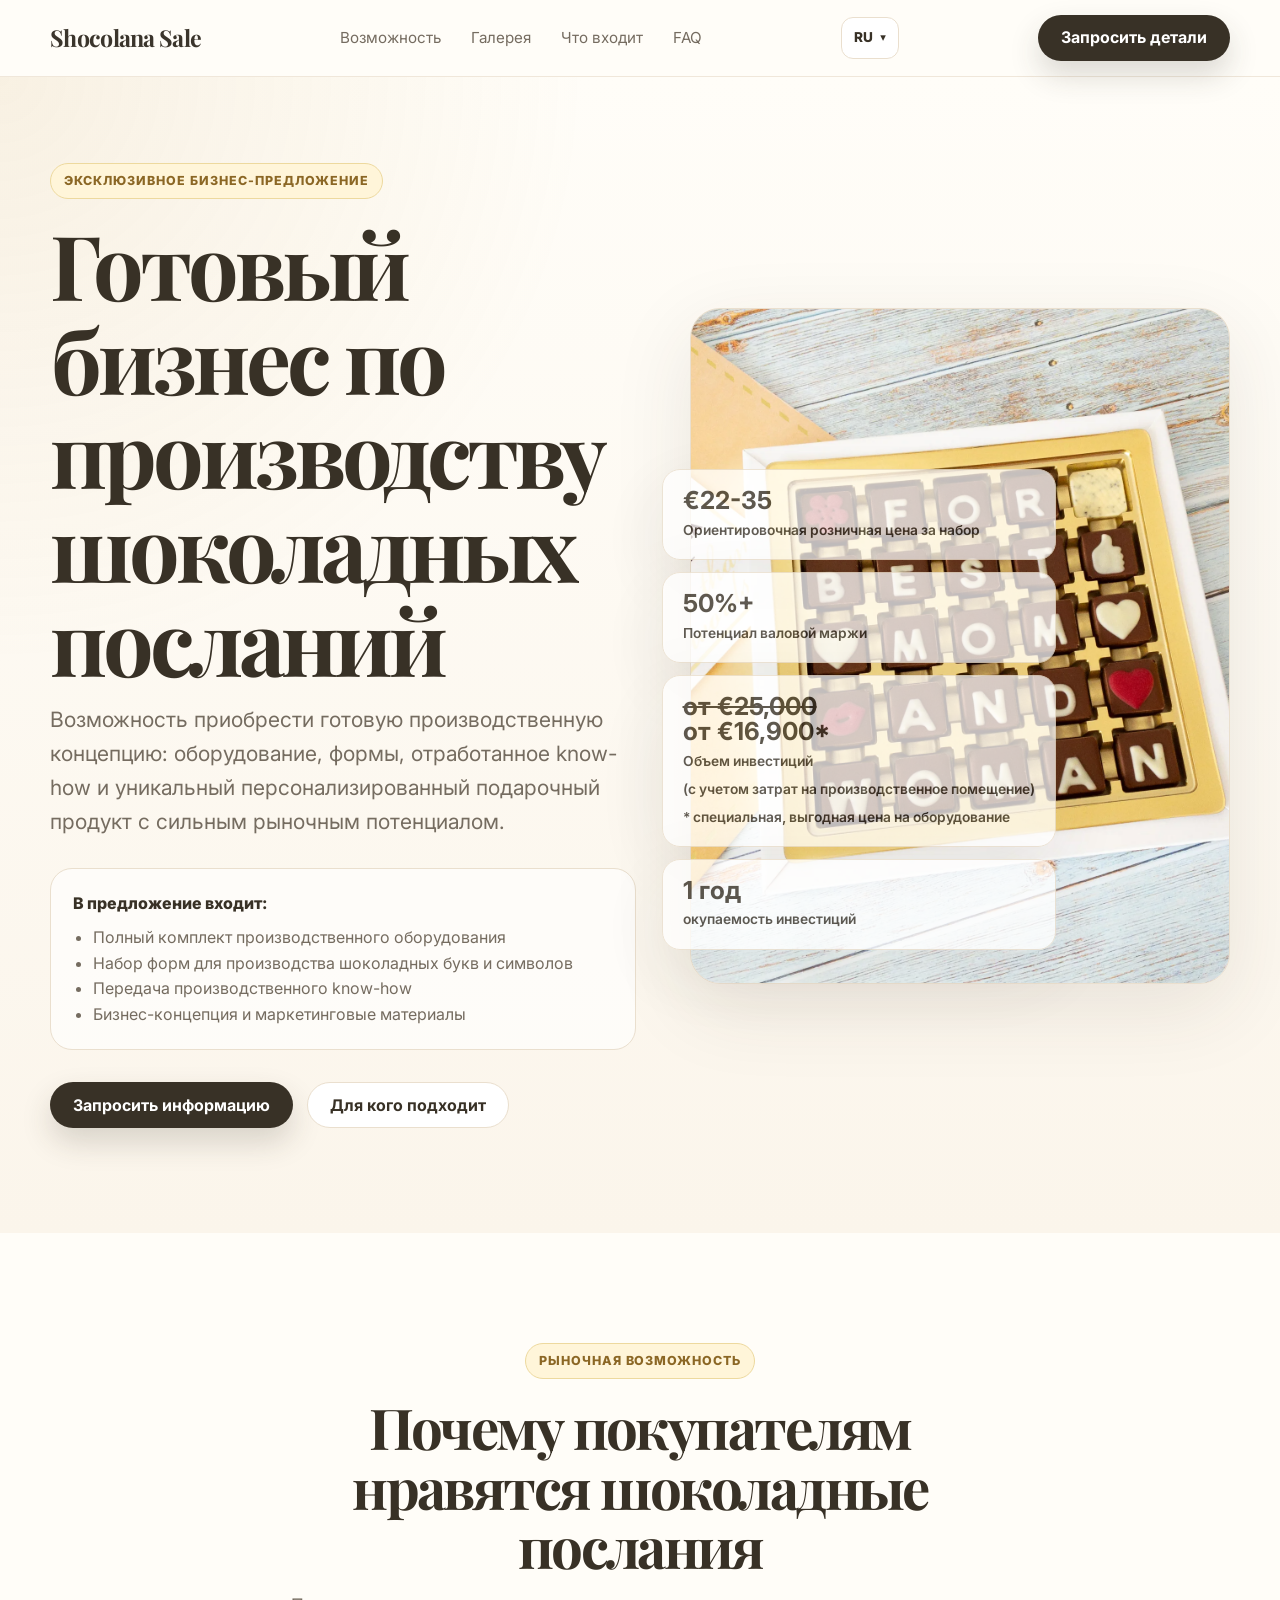
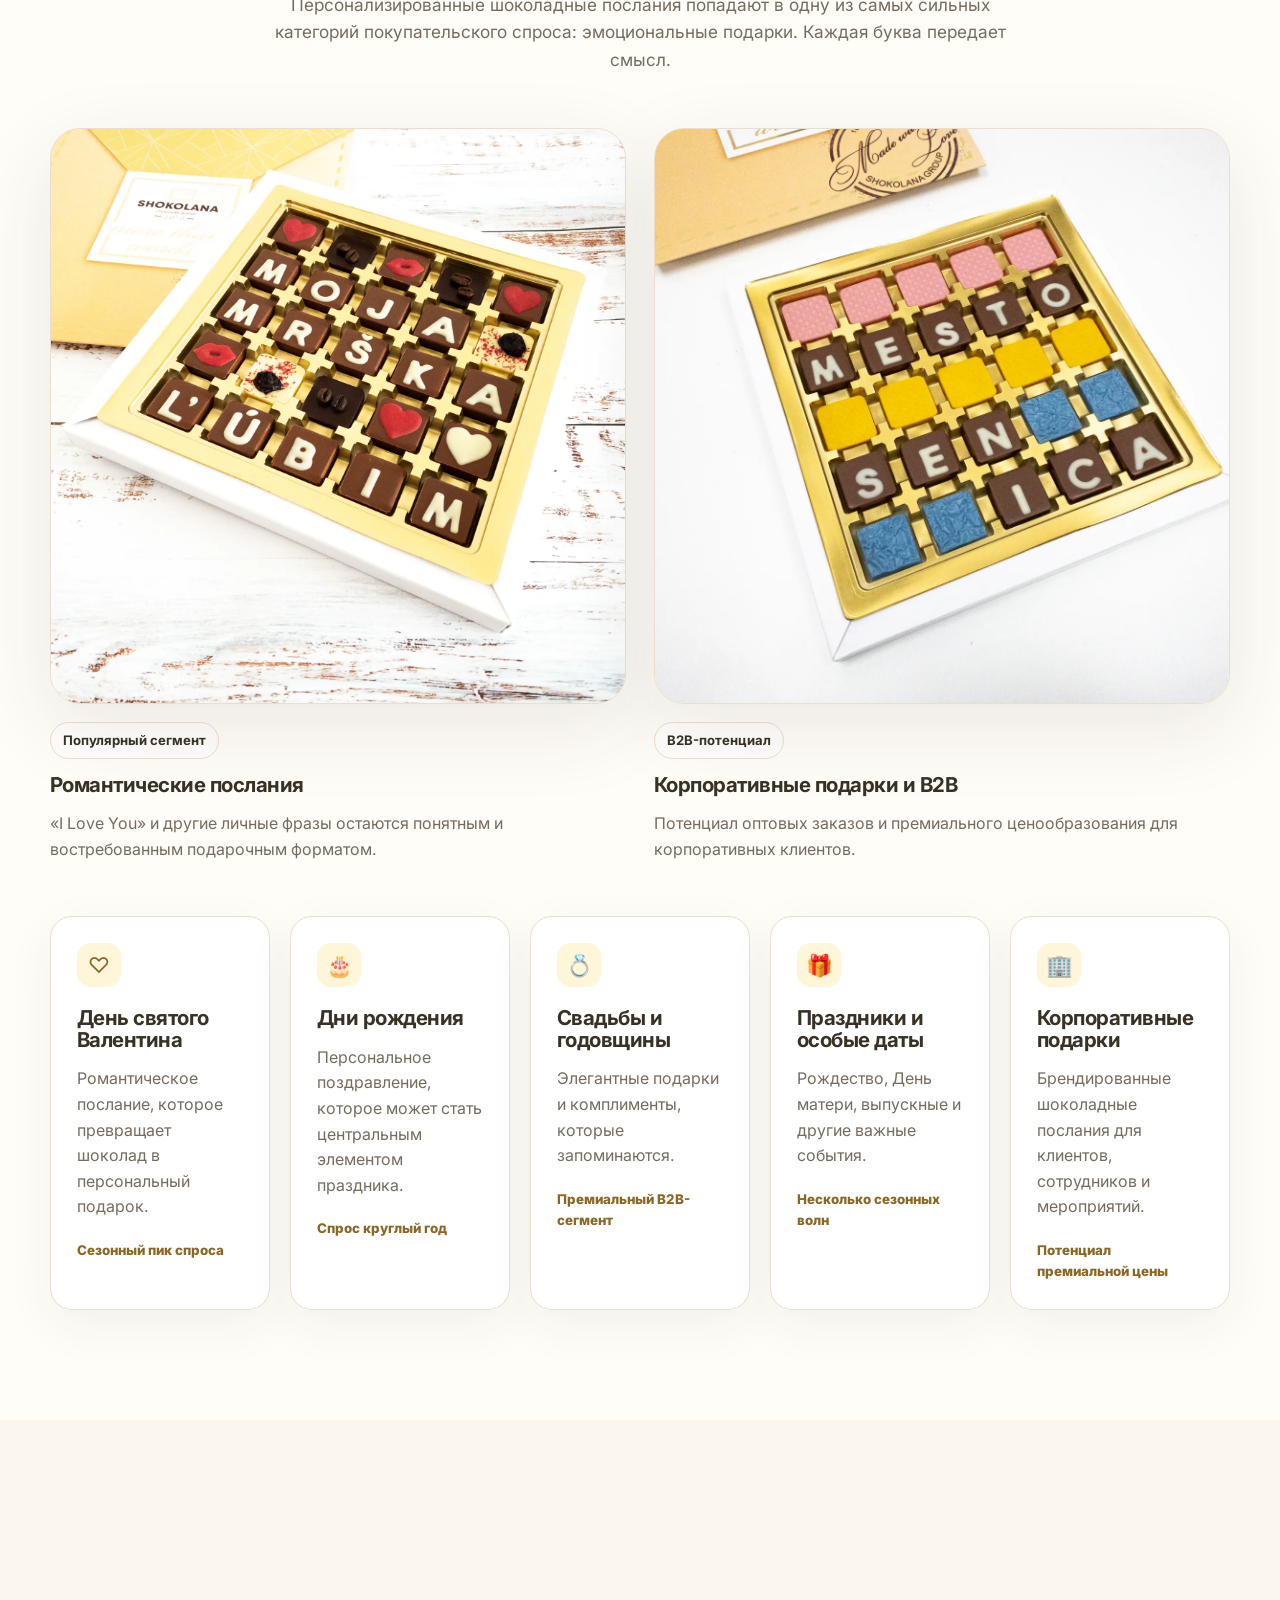
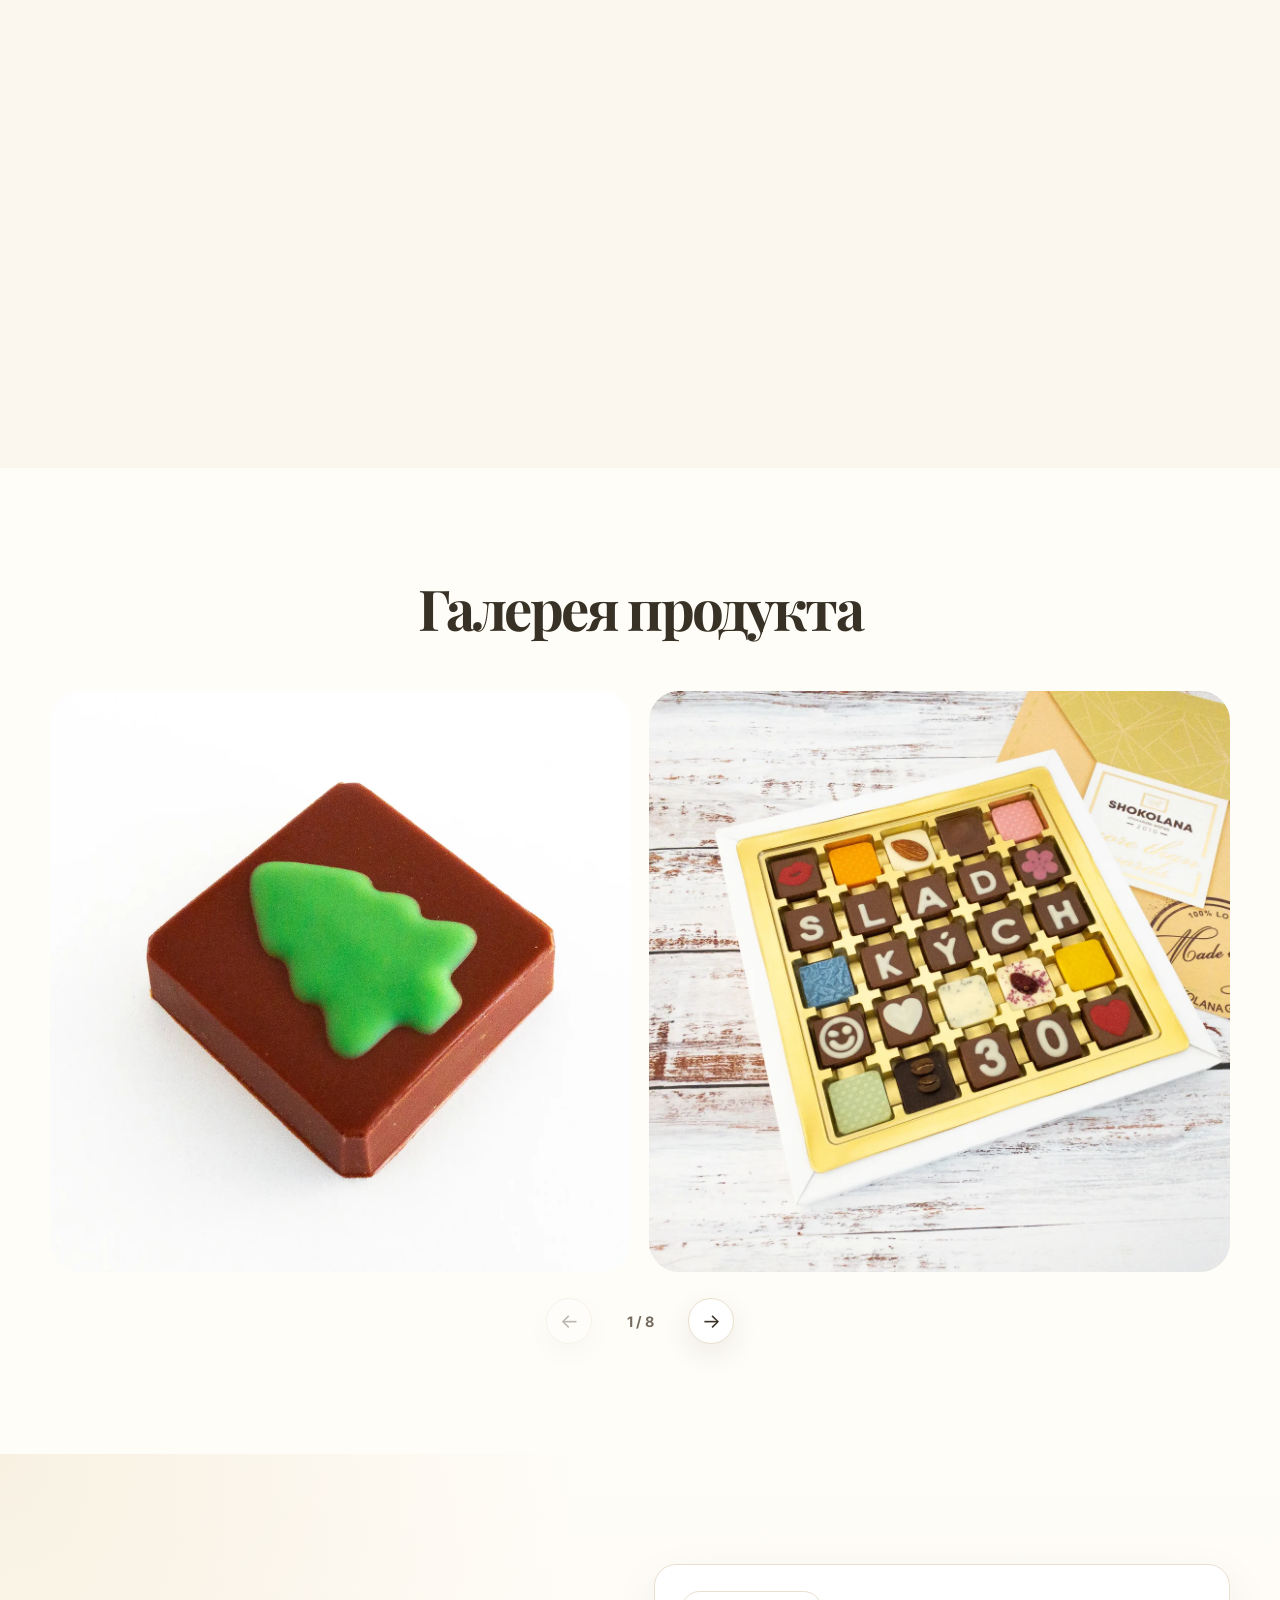
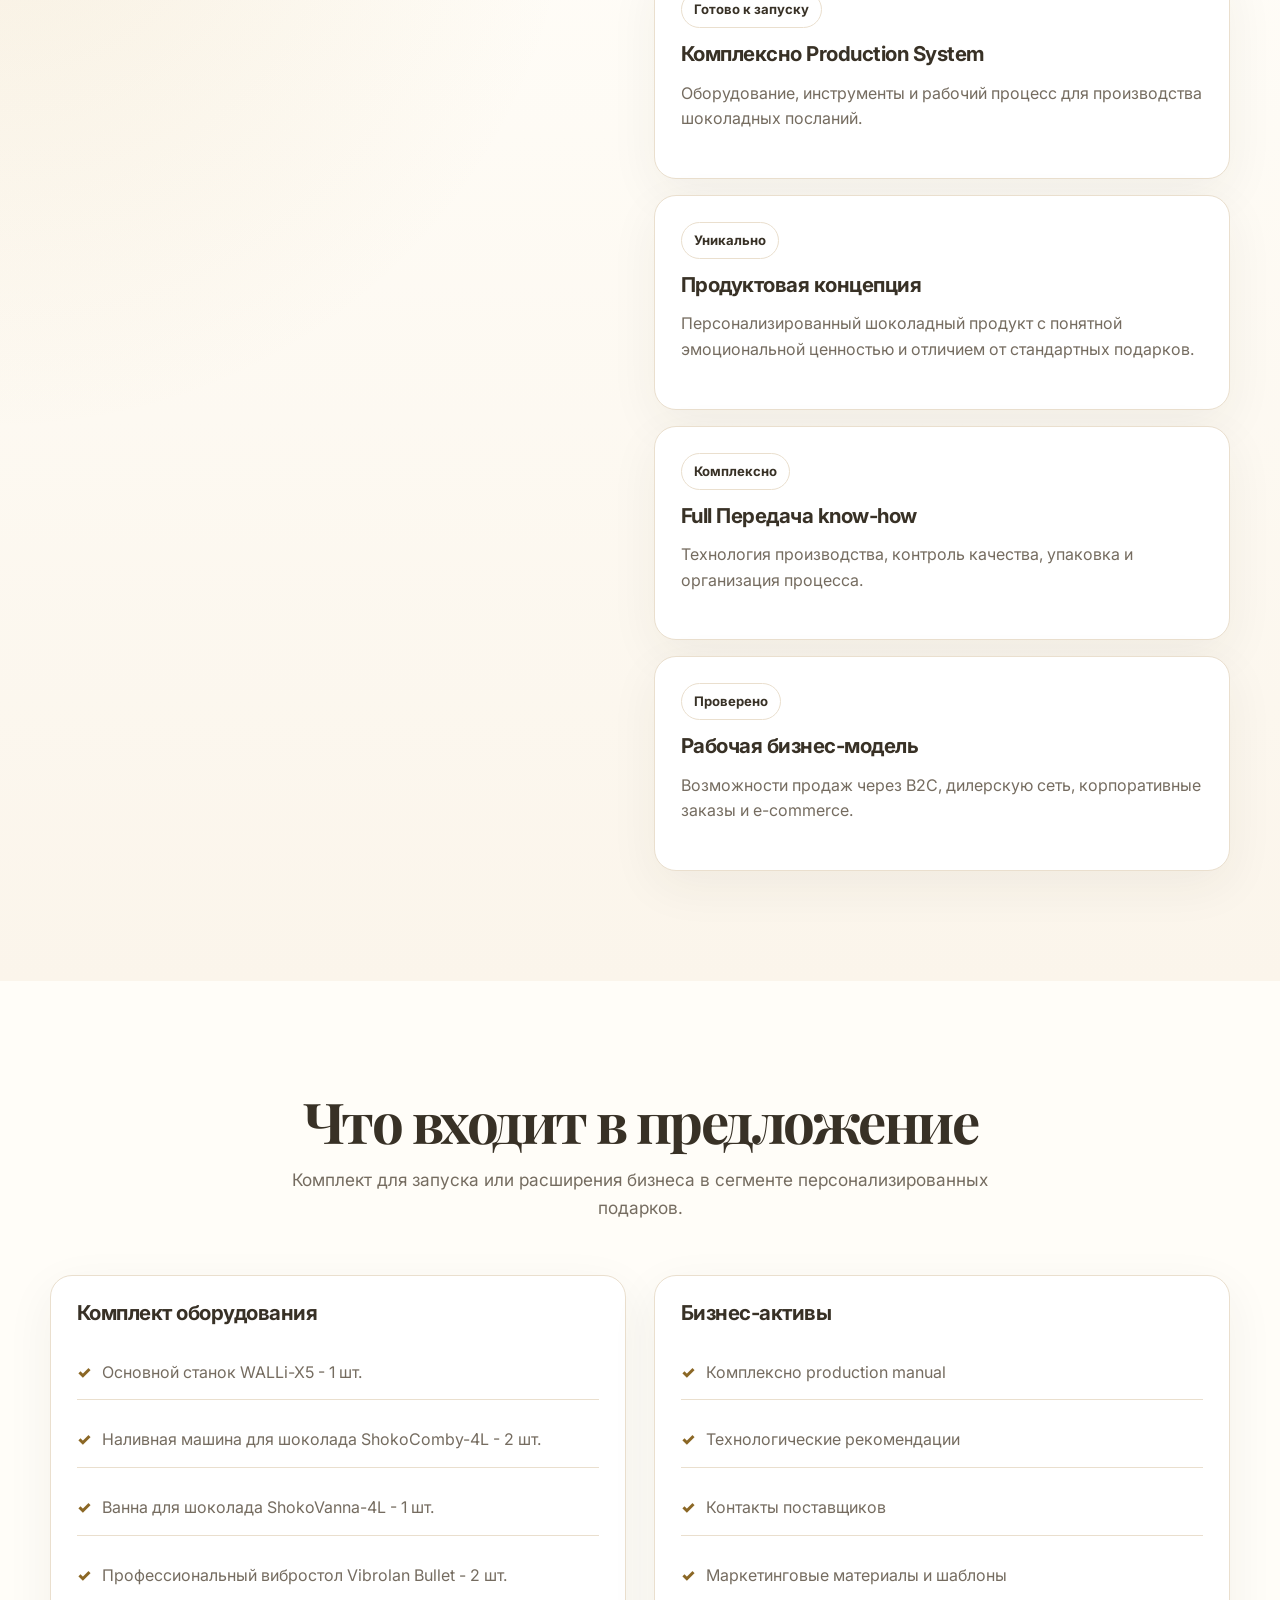
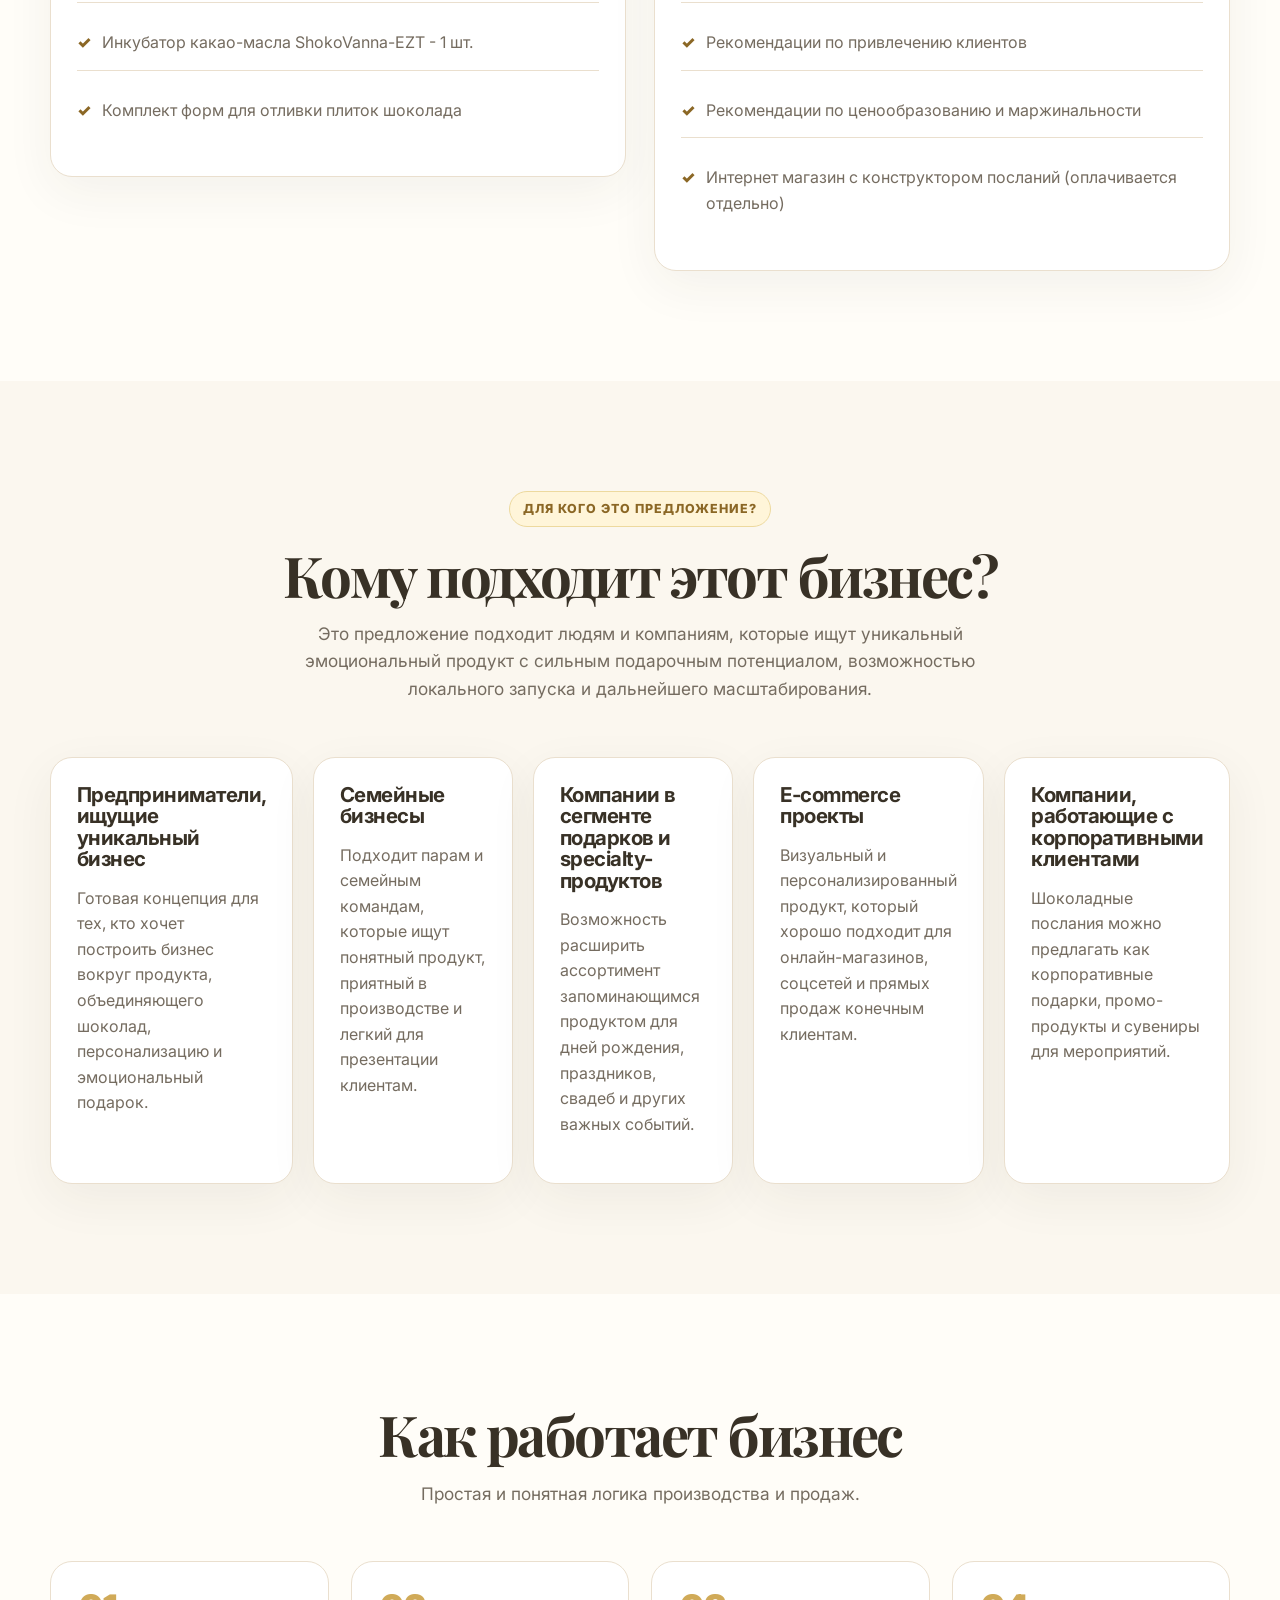
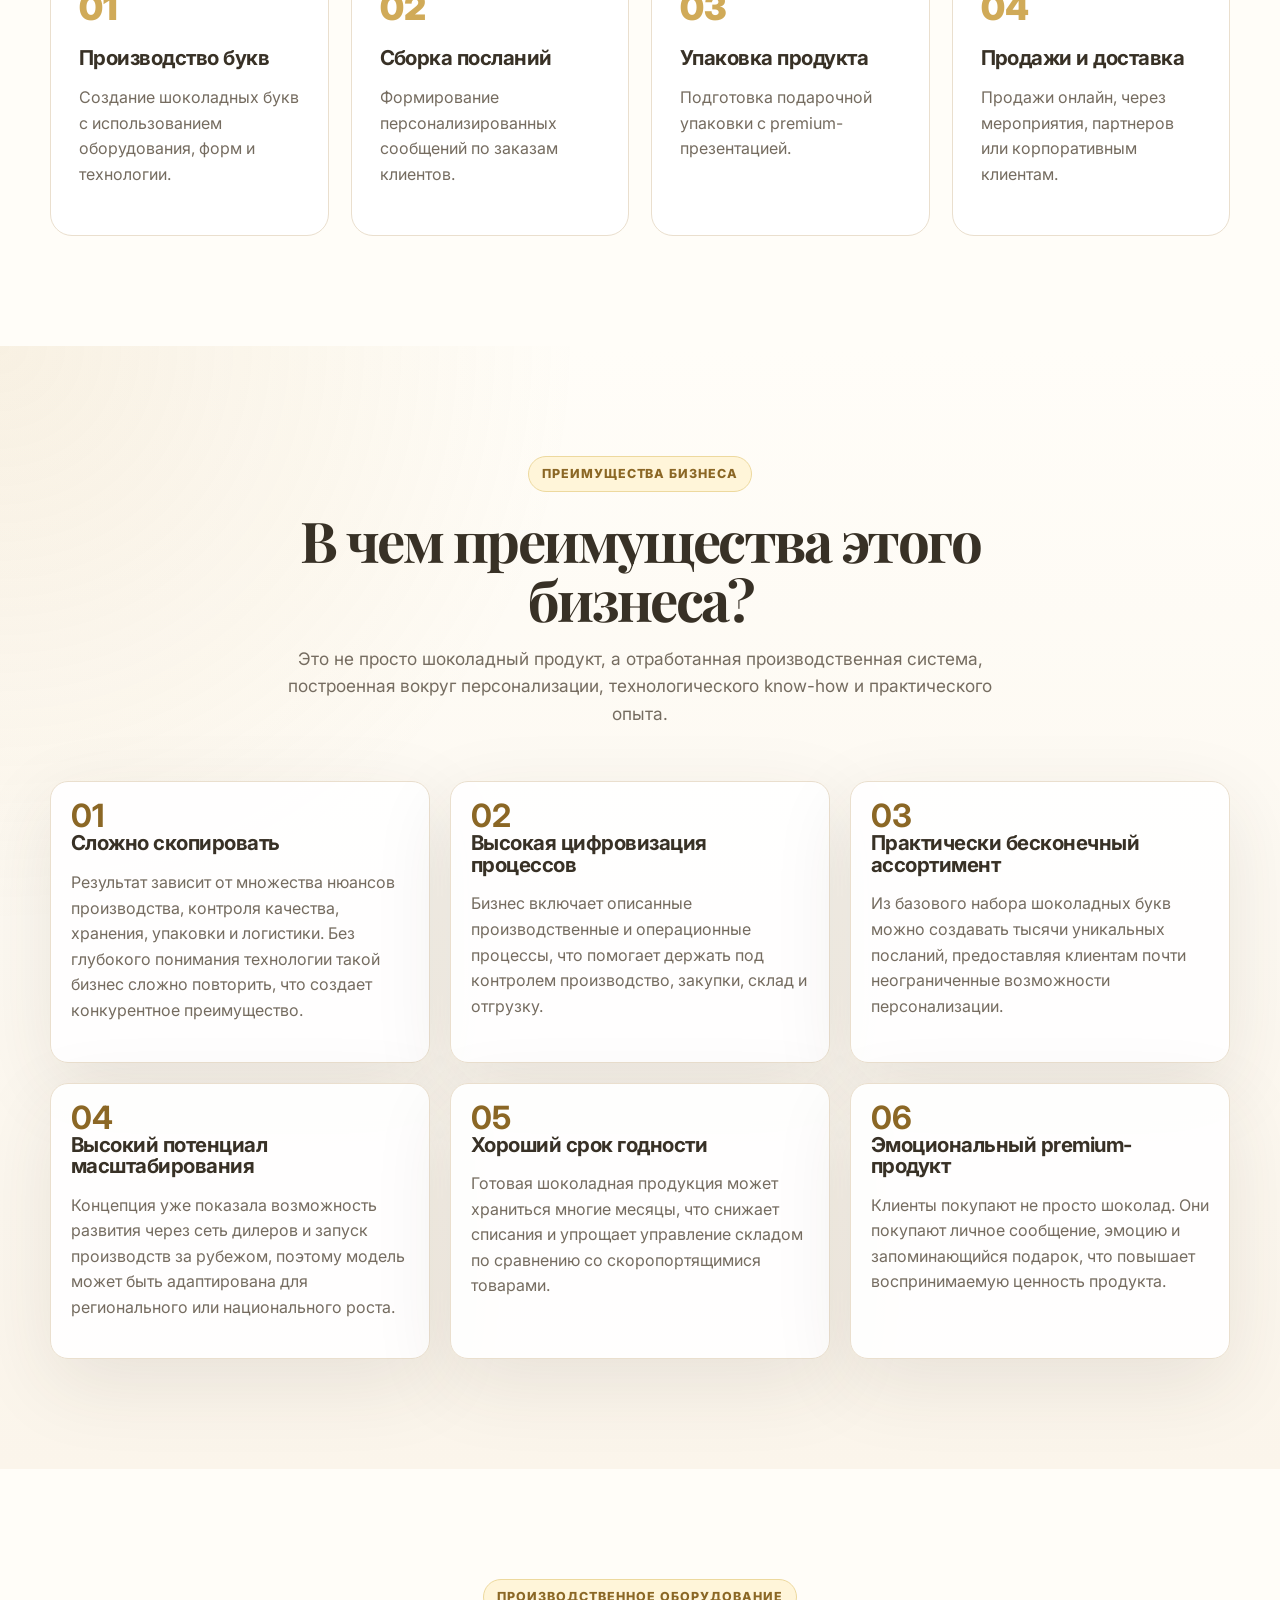
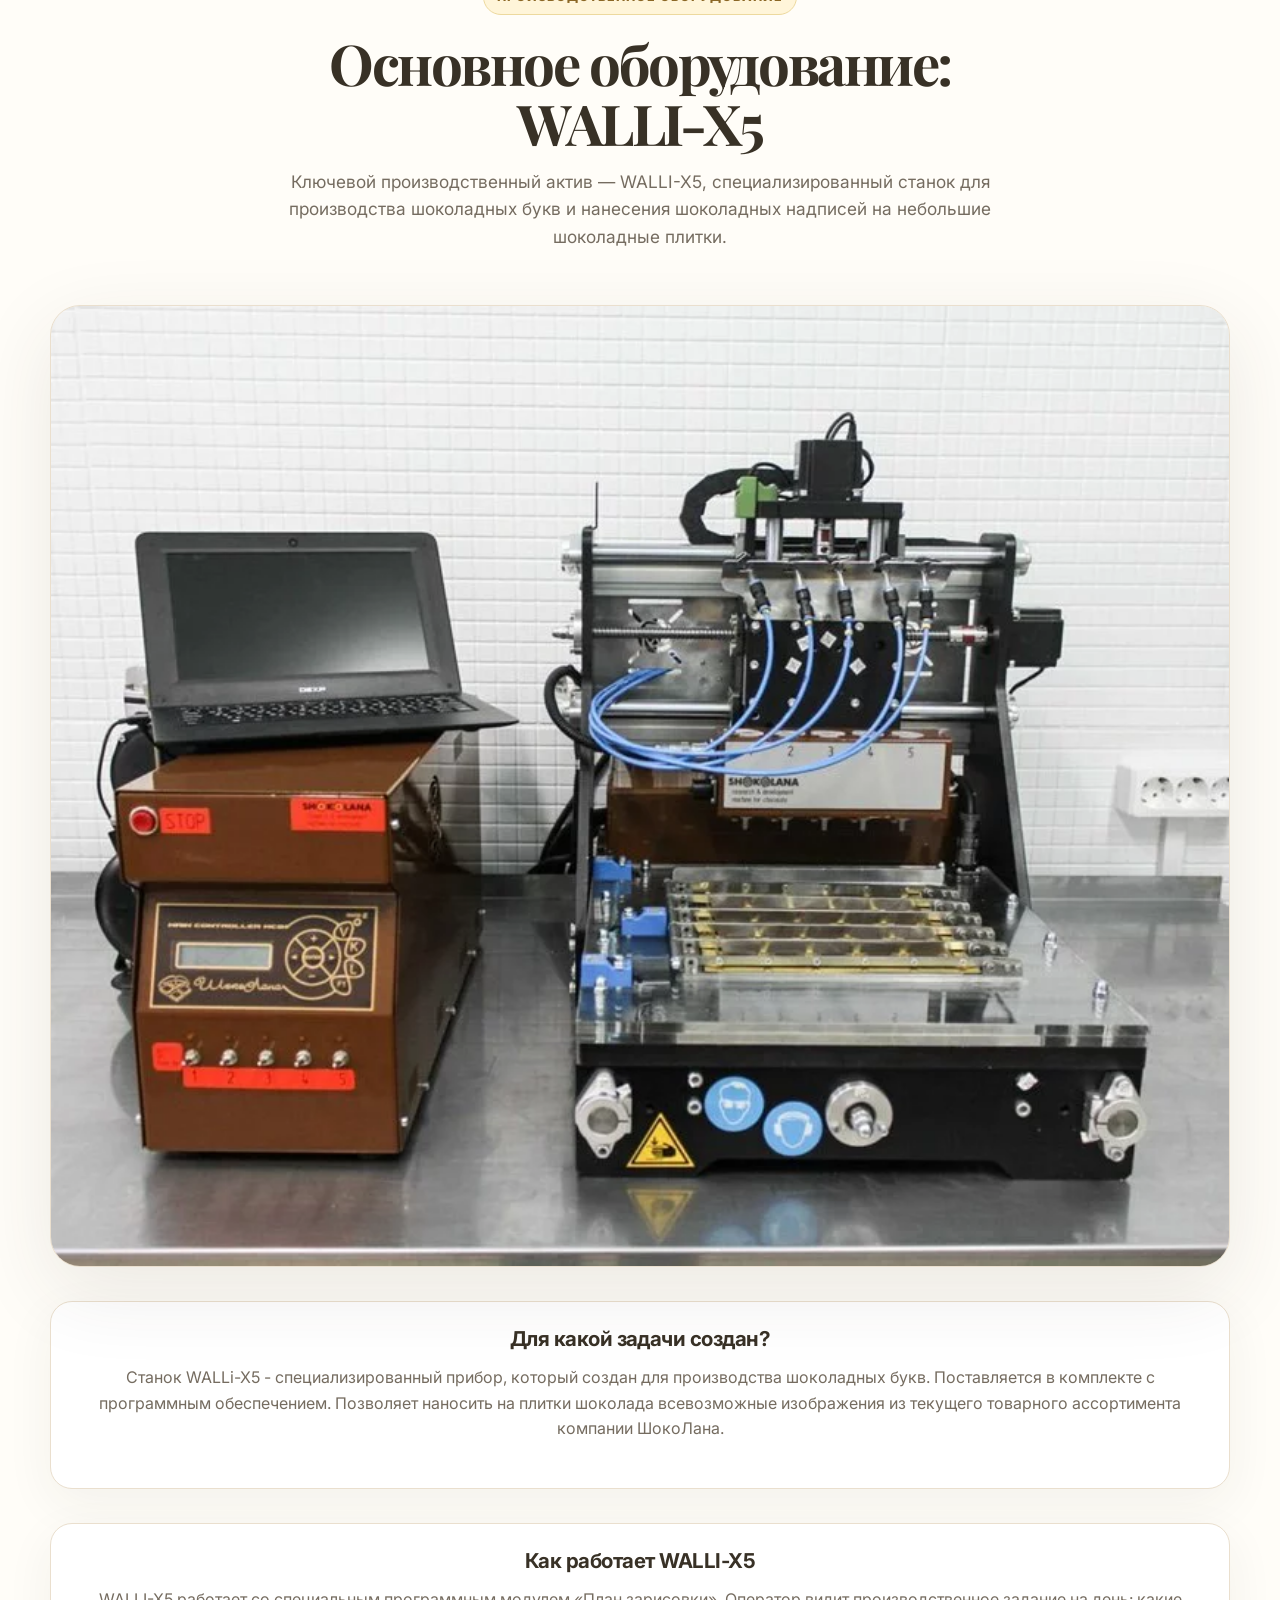
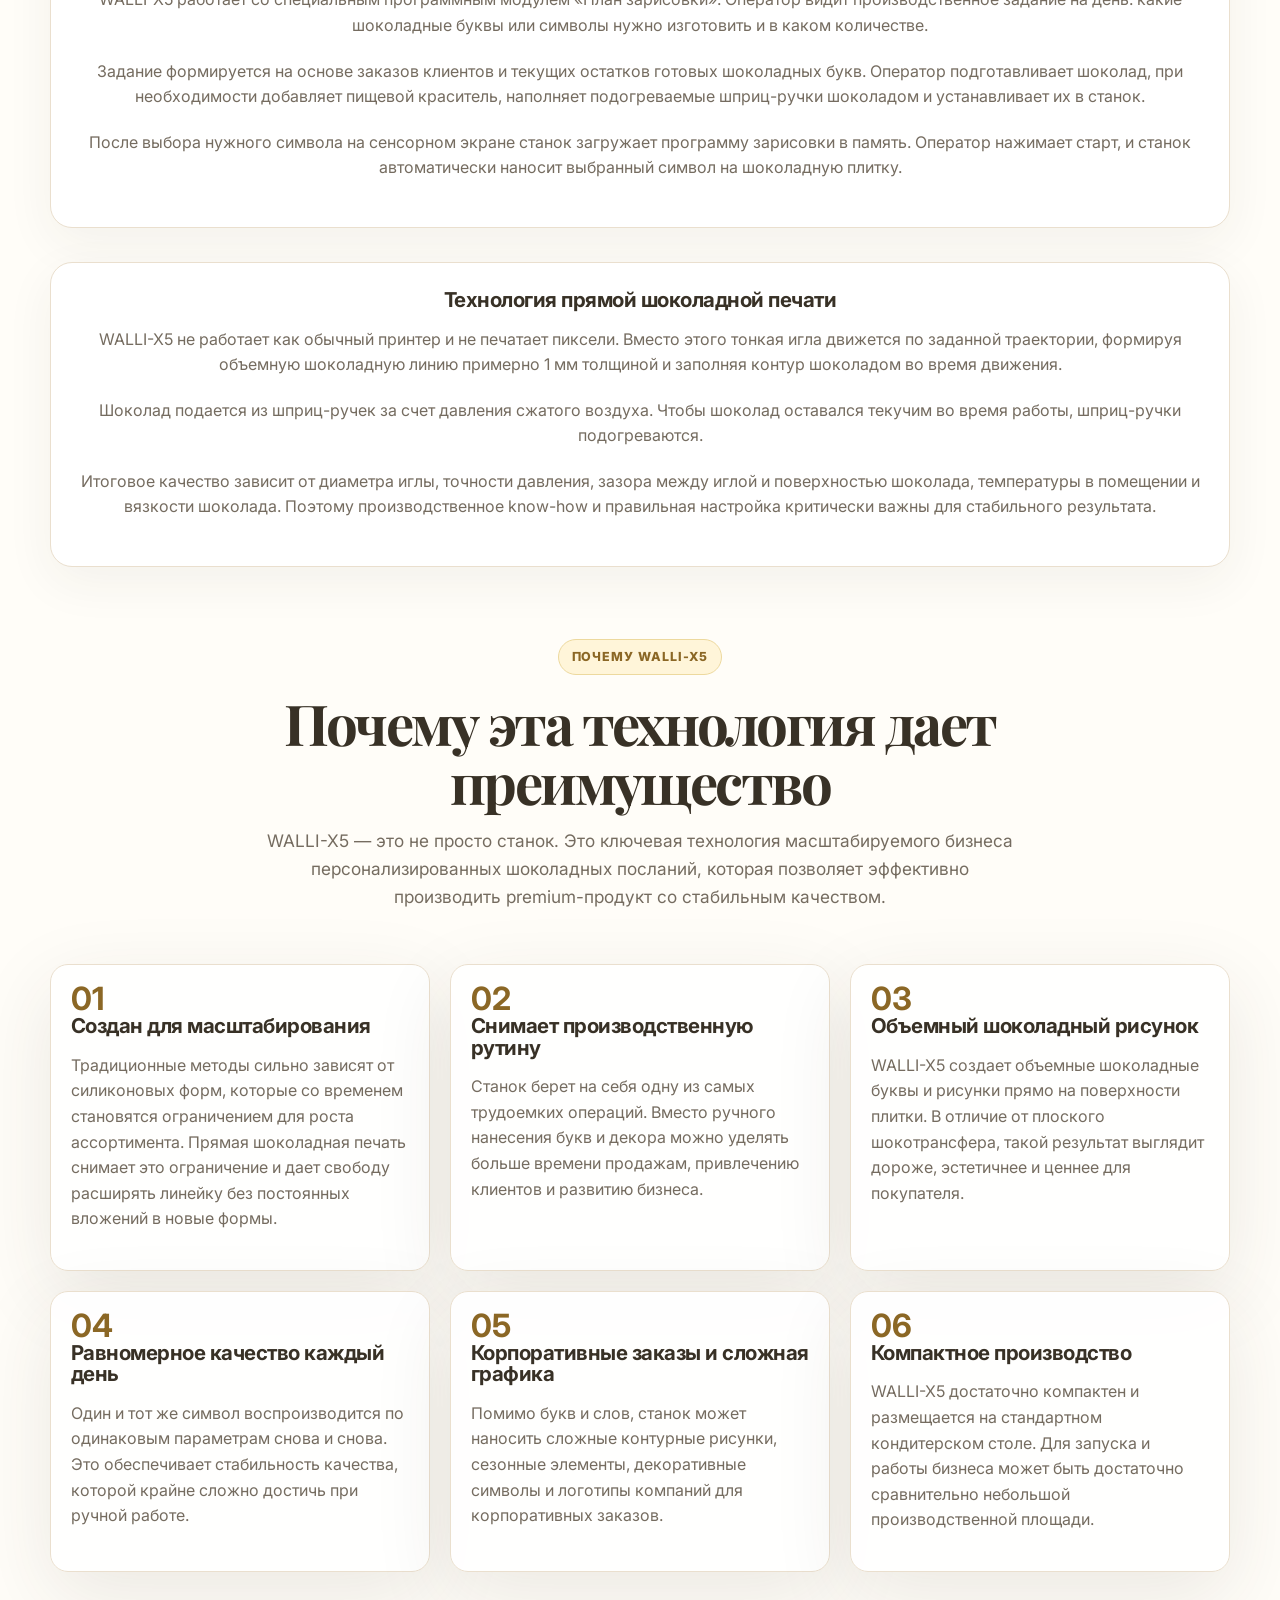
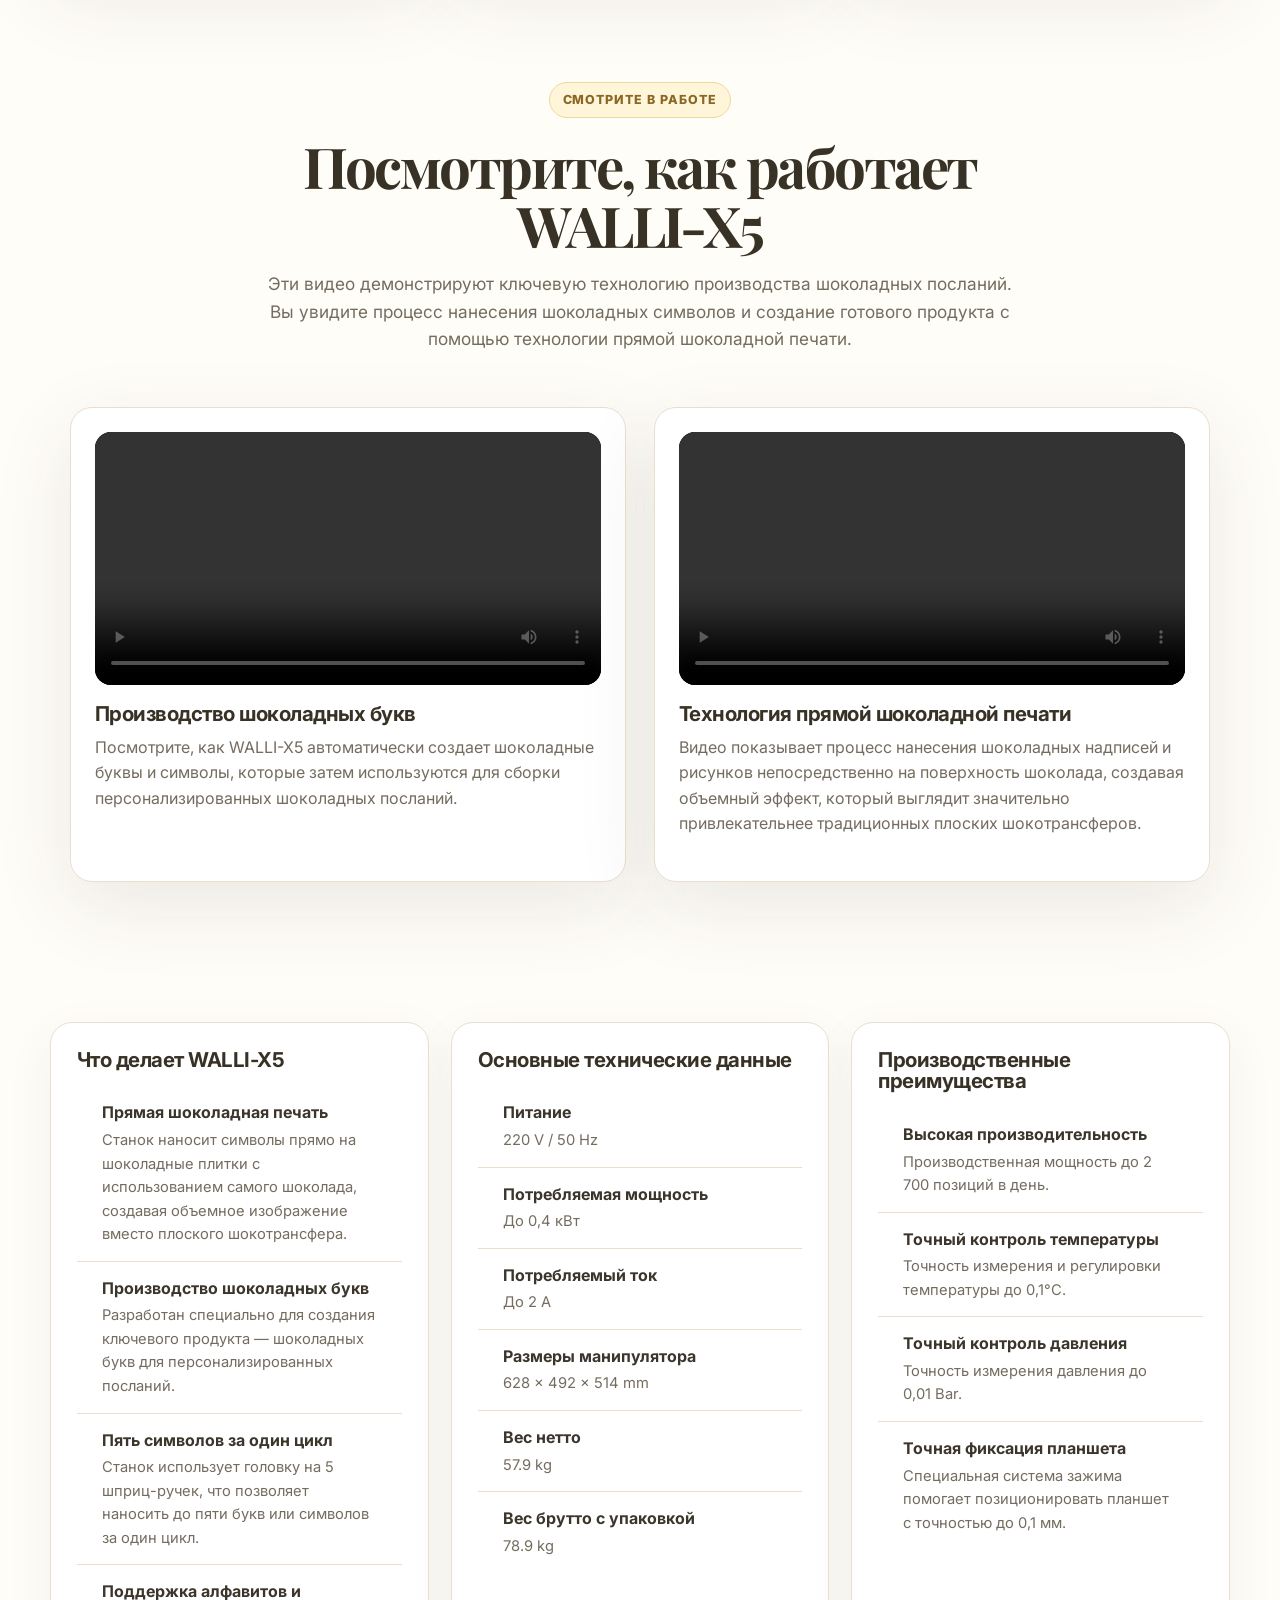
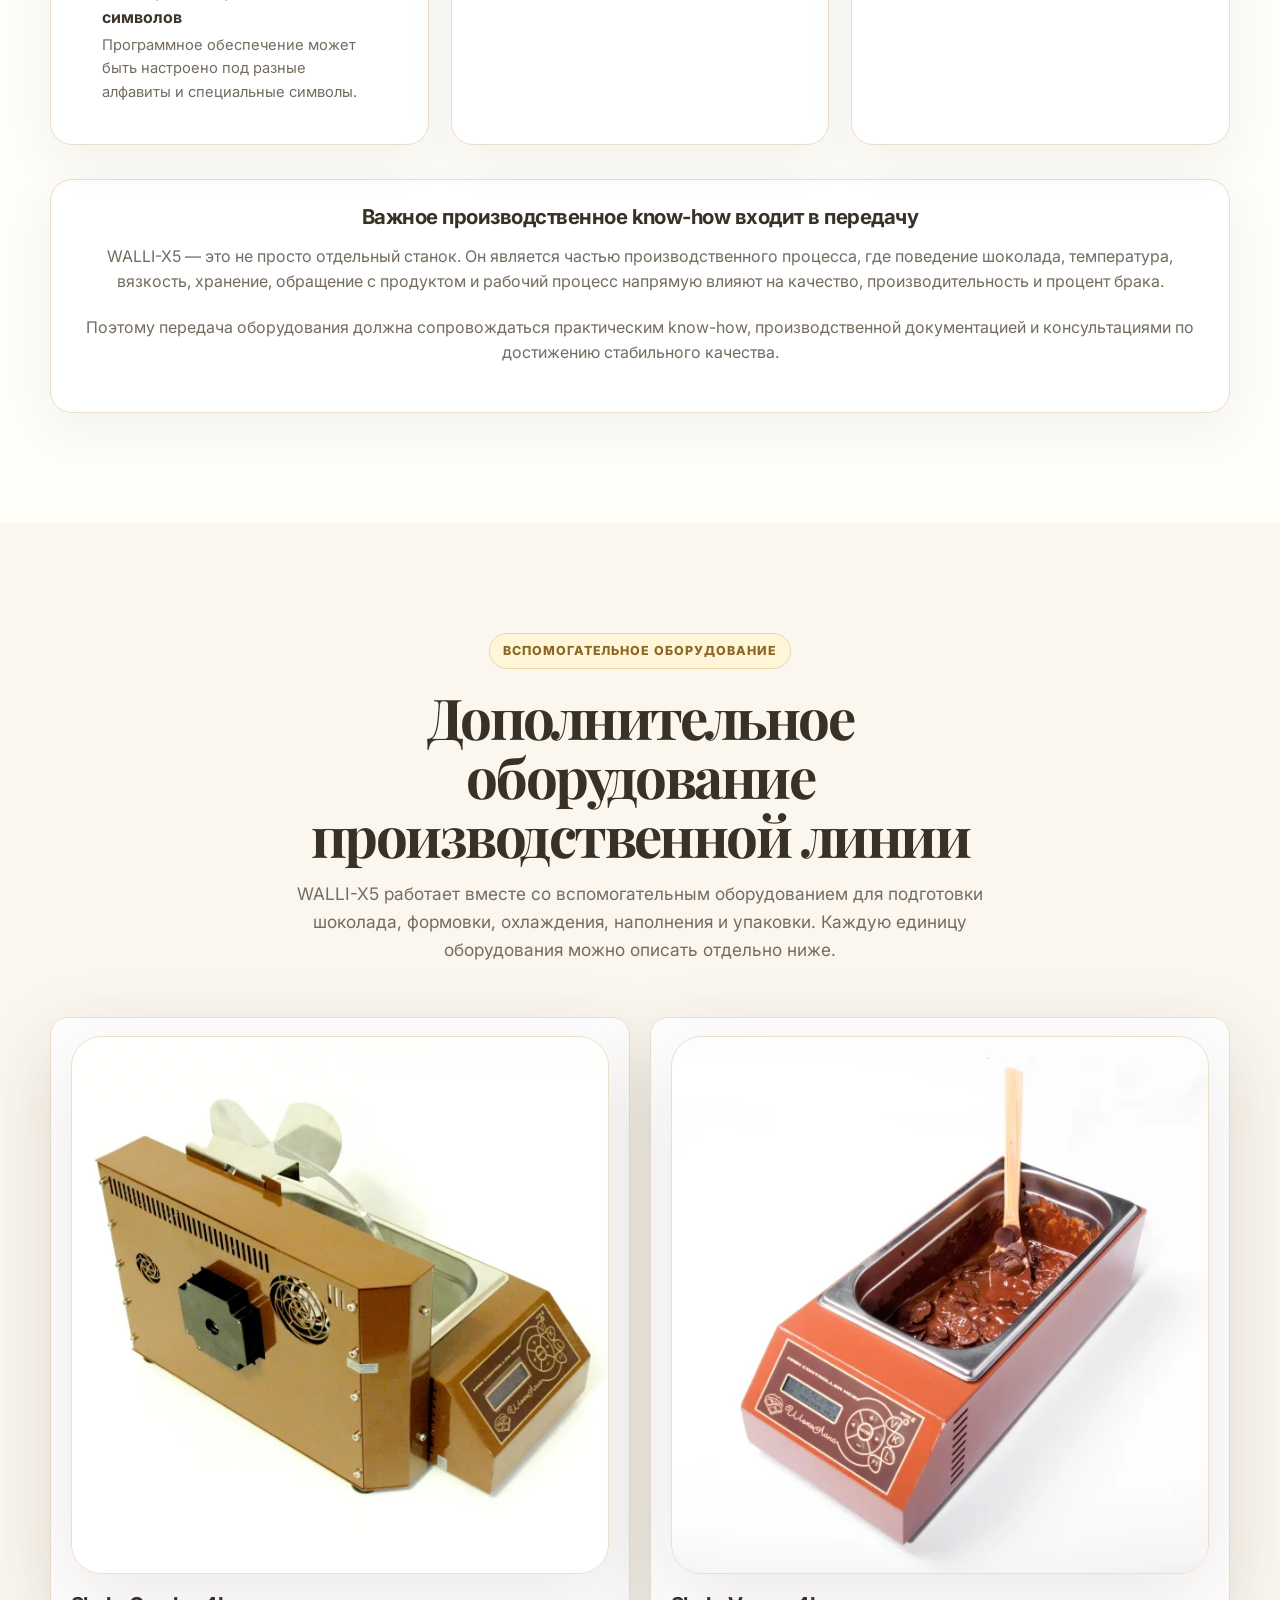
<file: index_ru.html>
<!doctype html>
<html lang="ru">
<head>
  <meta charset="utf-8">
  <meta name="viewport" content="width=device-width, initial-scale=1">
  <title>ShocolanaSale — бизнес по производству шоколадных посланий</title>
  <meta name="description" content="Приобретите готовую бизнес-концепцию по производству персонализированных шоколадных посланий: оборудование, формы, know-how и бизнес-активы.">
  <meta property="og:title" content="Бизнес по производству шоколадных посланий на продажу">
  <meta property="og:description" content="Готовая бизнес-возможность: производственное оборудование, формы, know-how и концепция премиального подарочного продукта.">
  <meta property="og:type" content="website">
  <meta property="og:image" content="assets/img/og-cover.jpg">
  <link rel="preconnect" href="https://fonts.googleapis.com">
  <link rel="preconnect" href="https://fonts.gstatic.com" crossorigin>
  <link href="https://fonts.googleapis.com/css2?family=Inter:wght@400;500;600;700;800&amp;family=Playfair+Display:wght@600;700&amp;display=swap" rel="stylesheet">
  <link rel="stylesheet" href="styles.css">
  <script>document.documentElement.classList.add("js");</script>
</head>
<body>
<header class="site-header" id="top">
  <div class="container header-inner">
    <a class="logo" href="#top" aria-label="Главная ShocolanaSale">Shocolana Sale</a>

    <nav class="desktop-nav" aria-label="Основная навигация">
      <a href="#opportunity">Возможность</a>
      <a href="#gallery">Галерея</a>
      <a href="#included">Что входит</a>
      <a href="#faq">FAQ</a>
    </nav>

    <details class="language-switcher desktop-language">
      <summary aria-label="Выбрать язык">RU</summary>
      <div class="language-menu">
        <a href="index_ru.html" lang="ru" aria-current="page">Русский</a>
        <a href="index.html" lang="en">English</a>
        <a href="index_sk.html" lang="sk">Slovenčina</a>
        <a href="index_sh.html" lang="sh-Latn">Srpskohrvatski</a>
        <a href="index_sl.html" lang="sl">Slovenščina</a>
      </div>
    </details>

    <a class="btn btn-primary desktop-cta" href="#contact">Запросить детали</a>

    <button class="mobile-menu-btn" type="button" aria-label="Открыть меню" aria-expanded="false">
      <span></span><span></span><span></span>
    </button>
  </div>

  <div class="mobile-nav" hidden>
    <a href="#opportunity">Возможность</a>
    <a href="#gallery">Галерея</a>
    <a href="#included">Что входит</a>
    <a href="#faq">FAQ</a>
    <details class="language-switcher mobile-language">
      <summary aria-label="Выбрать язык">RU</summary>
      <div class="language-menu">
        <a href="index_ru.html" lang="ru" aria-current="page">Русский</a>
        <a href="index.html" lang="en">English</a>
        <a href="index_sk.html" lang="sk">Slovenčina</a>
        <a href="index_sh.html" lang="sh-Latn">Srpskohrvatski</a>
        <a href="index_sl.html" lang="sl">Slovenščina</a>
      </div>
    </details>
  </div>
</header>

<main>
  <section class="hero section-light">
    <div class="container hero-grid">
      <div class="hero-copy reveal">
        <div class="eyebrow">Эксклюзивное бизнес-предложение</div>
        <h1>Готовый бизнес по производству шоколадных посланий</h1>
        <p class="lead">
          Возможность приобрести готовую производственную концепцию: оборудование,
          формы, отработанное know-how и уникальный персонализированный подарочный продукт с сильным рыночным потенциалом.
        </p>

        <div class="included-mini">
          <p>В предложение входит:</p>
          <ul>
            <li>Полный комплект производственного оборудования</li>
            <li>Набор форм для производства шоколадных букв и символов</li>
            <li>Передача производственного know-how</li>
            <li>Бизнес-концепция и маркетинговые материалы</li>
          </ul>
        </div>

        <div class="hero-actions">
          <a class="btn btn-primary" href="#contact">Запросить информацию</a>
          <a class="btn btn-secondary" href="#buyers">Для кого подходит</a>
        </div>
      </div>

      <div class="hero-media reveal">
        <div class="image-card hero-image">
          <img src="assets/img/APC_0637.webp" alt="Подарочная коробка с шоколадным посланием" loading="eager" onerror="this.closest('.image-card').classList.add('is-placeholder')">
        
        </div>

        <div class="floating-stats transparency stats-text">
          <div>
            <strong>€22-35</strong>
            <span>Ориентировочная розничная цена за набор</span>
          </div>
          <div>
            <strong>50%+</strong>
            <span>Потенциал валовой маржи</span>
          </div>
          <div>
            <strong class="old-price">от €25,000</strong>
            <strong class="new-price">от €16,900*</strong>
            <span>Объем инвестиций</span> 
            <span>(с учетом затрат на производственное помещение)</span>
            <span>* специальная, выгодная цена на оборудование</span>
          </div>
          <div>
            <strong>1 год</strong>
            <span>окупаемость инвестиций</span>
          </div>
        </div>
      </div>
    </div>
  </section>

  <section class="section" id="love">
    <div class="container">
      <div class="section-heading reveal">
        <div class="eyebrow">Рыночная возможность</div>
        <h2>Почему покупателям нравятся шоколадные послания</h2>
        <p>
          Персонализированные шоколадные послания попадают в одну из самых сильных категорий покупательского спроса:
          эмоциональные подарки. Каждая буква передает смысл.
        </p>
      </div>

      <div class="feature-grid reveal">
        <article class="feature-photo">
          <div class="image-card">
            <img src="assets/img/APC_0453.webp" alt="Романтическое шоколадное послание" loading="lazy" onerror="this.closest('.image-card').classList.add('is-placeholder')">
          </div>
          <div>
            <span class="pill">Популярный сегмент</span>
            <h3>Романтические послания</h3>
            <p>«I Love You» и другие личные фразы остаются понятным и востребованным подарочным форматом.</p>
          </div>
        </article>

        <article class="feature-photo">
          <div class="image-card">
            <img src="assets/img/APC_2211.webp" alt="Корпоративный шоколадный подарок" loading="lazy" onerror="this.closest('.image-card').classList.add('is-placeholder')">
          </div>
          <div>
            <span class="pill">B2B-потенциал</span>
            <h3>Корпоративные подарки и B2B</h3>
            <p>Потенциал оптовых заказов и премиального ценообразования для корпоративных клиентов.</p>
          </div>
        </article>
      </div>

      <div class="cards-grid five reveal">
        <article class="card">
          <div class="icon">♡</div>
          <h3>День святого Валентина</h3>
          <p>Романтическое послание, которое превращает шоколад в персональный подарок.</p>
          <small>Сезонный пик спроса</small>
        </article>
        <article class="card">
          <div class="icon">🎂</div>
          <h3>Дни рождения</h3>
          <p>Персональное поздравление, которое может стать центральным элементом праздника.</p>
          <small>Спрос круглый год</small>
        </article>
        <article class="card">
          <div class="icon">💍</div>
          <h3>Свадьбы и годовщины</h3>
          <p>Элегантные подарки и комплименты, которые запоминаются.</p>
          <small>Премиальный B2B-сегмент</small>
        </article>
        <article class="card">
          <div class="icon">🎁</div>
          <h3>Праздники и особые даты</h3>
          <p>Рождество, День матери, выпускные и другие важные события.</p>
          <small>Несколько сезонных волн</small>
        </article>
        <article class="card">
          <div class="icon">🏢</div>
          <h3>Корпоративные подарки</h3>
          <p>Брендированные шоколадные послания для клиентов, сотрудников и мероприятий.</p>
          <small>Потенциал премиальной цены</small>
        </article>
      </div>
    </div>
  </section>

  <section class="section section-warm">
    <div class="container remember-grid">
      <div class="reveal">
        <div class="eyebrow">Эмоциональная ценность</div>
        <h2>Продукт, который запоминают</h2>
        <p>
          В мире стандартных подарков персонализированные шоколадные послания создают личную эмоцию.
          Получатель видит не просто шоколад — он получает сообщение, созданное именно для него.
        </p>
        <p>
          Персонализация превращает обычное кондитерское изделие в запоминающийся подарок,
          который фотографируют, дарят, обсуждают и которым делятся в соцсетях.
        </p>
      </div>

      <div class="quote-card reveal">
        <blockquote>
          «Каждая шоколадная буква передает любовь, поздравление или благодарность.
          Это не просто кондитерский продукт — это сообщение в самой сладкой форме».
        </blockquote>
        <span>Сила персонализированного подарка</span>
      </div>
    </div>
  </section>

  <section class="section" id="gallery">
    <div class="container">
      <div class="section-heading reveal">
        <h2>Галерея продукта</h2>
      </div>
      <div class="gallery-grid  reveal">
        
        <div class="image-card square"><img src="assets/img/product-galery/APC_1443.webp" alt="Подарочные коробки" loading="lazy" onerror="this.closest('.image-card').classList.add('is-placeholder')"></div>
        <div class="image-card portrait"><img src="assets/img/product-galery/APC_1723.webp" alt="Корпоративные подарки" loading="lazy" onerror="this.closest('.image-card').classList.add('is-placeholder')"></div>
        <div class="image-card square"><img src="assets/img/product-galery/APC_2052.webp" alt="Крупный план продукта" loading="lazy" onerror="this.closest('.image-card').classList.add('is-placeholder')"></div>
        <div class="image-card portrait"><img src="assets/img/product-galery/APC_2083.webp" alt="Детали шоколадных букв" loading="lazy" onerror="this.closest('.image-card').classList.add('is-placeholder')"></div>
        <div class="image-card portrait"><img src="assets/img/product-galery/APC_2151.webp" alt="Варианты упаковки" loading="lazy" onerror="this.closest('.image-card').classList.add('is-placeholder')"></div>
        <div class="image-card square"><img src="assets/img/product-galery/APC_2159.webp" alt="Варианты упаковки" loading="lazy" onerror="this.closest('.image-card').classList.add('is-placeholder')"></div>
        <div class="image-card portrait"><img src="assets/img/product-galery/APC_2192.webp" alt="Варианты упаковки" loading="lazy" onerror="this.closest('.image-card').classList.add('is-placeholder')"></div>
        <div class="image-card square"><img src="assets/img/product-galery/APC_2277.webp" alt="Шоколадные послания" loading="lazy" onerror="this.closest('.image-card').classList.add('is-placeholder')"></div>
      </div>
    </div>
  </section>

  <section class="section section-light" id="opportunity">
    <div class="container opportunity-grid">
      <div class="reveal">
        <div class="eyebrow">Суть предложения</div>
        <h2>Больше, чем оборудование — готовая бизнес-концепция</h2>
        <p>
          Это возможность выйти на рынок персонализированных подарков с готовой производственной концепцией.
          В отличие от простой продажи оборудования, здесь передается бизнес-система и практический опыт.
        </p>
        <p>
          Покупатель получает не только материальные активы, но и технологические знания,
          производственные процессы, бизнес-логику и материалы, разработанные за годы практической работы.
        </p>
        <a class="btn btn-primary" href="#included">Посмотреть, что входит</a>
      </div>

      <div class="feature-list reveal">
        <article class="card">
          <span class="pill">Готово к запуску</span>
          <h3>Комплексно Production System</h3>
          <p>Оборудование, инструменты и рабочий процесс для производства шоколадных посланий.</p>
        </article>
        <article class="card">
          <span class="pill">Уникально</span>
          <h3>Продуктовая концепция</h3>
          <p>Персонализированный шоколадный продукт с понятной эмоциональной ценностью и отличием от стандартных подарков.</p>
        </article>
        <article class="card">
          <span class="pill">Комплексно</span>
          <h3>Full Передача know-how</h3>
          <p>Технология производства, контроль качества, упаковка и организация процесса.</p>
        </article>
        <article class="card">
          <span class="pill">Проверено</span>
          <h3>Рабочая бизнес-модель</h3>
          <p>Возможности продаж через B2C, дилерскую сеть, корпоративные заказы и e-commerce.</p>
        </article>
      </div>
    </div>
  </section>

  <section class="section" id="included">
    <div class="container">
      <div class="section-heading reveal">
        <h2>Что входит в предложение</h2>
        <p>Комплект для запуска или расширения бизнеса в сегменте персонализированных подарков.</p>
      </div>

      <div class="two-columns reveal">
        <article class="list-card">
          <h3>Комплект оборудования</h3>
          <ul class="check-list">
            <li>Основной станок WALLi-X5 - 1 шт.</li>
            <li>Наливная машина для шоколада ShokoComby-4L - 2 шт.</li>
            <li>Ванна для шоколада ShokoVanna-4L - 1 шт.</li>
            <li>Профессиональный вибростол Vibrolan Bullet - 2 шт.</li>
            <li>Инкубатор какао-масла ShokoVanna-EZT - 1 шт.</li>
            <li>Комплект форм для отливки плиток шоколада</li>
          </ul>
        </article>

        <article class="list-card">
          <h3>Бизнес-активы</h3>
          <ul class="check-list">
            <li>Комплексно production manual</li>
            <li>Технологические рекомендации</li>
            <li>Контакты поставщиков</li>
            <li>Маркетинговые материалы и шаблоны</li>
            <li>Рекомендации по привлечению клиентов</li>
            <li>Рекомендации по ценообразованию и маржинальности</li>
            <li>Интернет магазин с конструктором посланий (оплачивается отдельно)</li>
          </ul>
        </article>
      </div>
    </div>
  </section> 

  <section class="section section-warm" id="buyers">
    <div class="container">
      <div class="section-heading reveal">
        <div class="eyebrow">Для кого это предложение?</div>
        <h2>Кому подходит этот бизнес?</h2>
        <p>
          Это предложение подходит людям и компаниям, которые ищут уникальный эмоциональный продукт
          с сильным подарочным потенциалом, возможностью локального запуска и дальнейшего масштабирования.
        </p>
      </div>


      <div class="cards-grid buyers reveal">

        <article class="card">
          <h3>Предприниматели, ищущие уникальный бизнес</h3>
          <p>
            Готовая концепция для тех, кто хочет построить бизнес вокруг продукта,
            объединяющего шоколад, персонализацию и эмоциональный подарок.
          </p>
        </article>

        <article class="card">
          <h3>Семейные бизнесы</h3>
          <p>
            Подходит парам и семейным командам, которые ищут понятный продукт,
            приятный в производстве и легкий для презентации клиентам.
          </p>
        </article>

        <article class="card">
          <h3>Компании в сегменте подарков и specialty-продуктов</h3>
          <p>
            Возможность расширить ассортимент запоминающимся продуктом для дней рождения,
            праздников, свадеб и других важных событий.
          </p>
        </article>

        <article class="card">
          <h3>E-commerce проекты</h3>
          <p>
            Визуальный и персонализированный продукт, который хорошо подходит для онлайн-магазинов,
            соцсетей и прямых продаж конечным клиентам.
          </p>
        </article>

        <article class="card">
          <h3>Компании, работающие с корпоративными клиентами</h3>
          <p>
            Шоколадные послания можно предлагать как корпоративные подарки,
            промо-продукты и сувениры для мероприятий.
          </p>
        </article>
      </div>
    </div>
  </section>

  <section class="section">
    <div class="container">
      <div class="section-heading reveal">
        <h2>Как работает бизнес</h2>
        <p>Простая и понятная логика производства и продаж.</p>
      </div>

      <div class="steps reveal">
        <article><span>01</span><h3>Производство букв</h3><p>Создание шоколадных букв с использованием оборудования, форм и технологии.</p></article>
        <article><span>02</span><h3>Сборка посланий</h3><p>Формирование персонализированных сообщений по заказам клиентов.</p></article>
        <article><span>03</span><h3>Упаковка продукта</h3><p>Подготовка подарочной упаковки с premium-презентацией.</p></article>
        <article><span>04</span><h3>Продажи и доставка</h3><p>Продажи онлайн, через мероприятия, партнеров или корпоративным клиентам.</p></article>
      </div>
    </div>
  </section>

  <section class="section section-light">
    <div class="container">
      <div class="section-heading reveal">
        <div class="eyebrow">Преимущества бизнеса</div>
        <h2>В чем преимущества этого бизнеса?</h2>
        <p>
          Это не просто шоколадный продукт, а отработанная производственная система,
          построенная вокруг персонализации, технологического know-how и практического опыта.
        </p>
      </div>

      <div class="cards-grid six reveal">

        <article class="metric-card">
          <strong>01</strong>
          <h3>Сложно скопировать</h3>
          <p>
            Результат зависит от множества нюансов производства, контроля качества,
            хранения, упаковки и логистики. Без глубокого понимания технологии
            такой бизнес сложно повторить, что создает конкурентное преимущество.
          </p>
        </article>

        <article class="metric-card">
          <strong>02</strong>
          <h3>Высокая цифровизация процессов</h3>
          <p>
            Бизнес включает описанные производственные и операционные процессы,
            что помогает держать под контролем производство, закупки, склад и отгрузку.
          </p>
        </article>

        <article class="metric-card">
          <strong>03</strong>
          <h3>Практически бесконечный ассортимент</h3>
          <p>
            Из базового набора шоколадных букв можно создавать тысячи уникальных посланий,
            предоставляя клиентам почти неограниченные возможности персонализации.
          </p>
        </article>

        <article class="metric-card">
          <strong>04</strong>
          <h3>Высокий потенциал масштабирования</h3>
          <p>
            Концепция уже показала возможность развития через сеть дилеров и запуск производств за рубежом,
            поэтому модель может быть адаптирована для регионального или национального роста.
          </p>
        </article>

        <article class="metric-card">
          <strong>05</strong>
          <h3>Хороший срок годности</h3>
          <p>
            Готовая шоколадная продукция может храниться многие месяцы,
            что снижает списания и упрощает управление складом по сравнению со скоропортящимися товарами.
          </p>
        </article>

        <article class="metric-card">
          <strong>06</strong>
          <h3>Эмоциональный premium-продукт</h3>
          <p>
            Клиенты покупают не просто шоколад.
            Они покупают личное сообщение, эмоцию и запоминающийся подарок,
            что повышает воспринимаемую ценность продукта.
          </p>
        </article>

      </div>
    </div>
  </section>

  <section class="section" id="equipment">
    <div class="container">
      <div class="section-heading reveal">
        <div class="eyebrow">Производственное оборудование</div>
        <h2>Основное оборудование: WALLI-X5</h2>
        <p>
          Ключевой производственный актив — WALLI-X5, специализированный станок для производства
          шоколадных букв и нанесения шоколадных надписей на небольшие шоколадные плитки.
        </p>
      </div>

      <div class="equipment-layout reveal">
        <div class="image-card ">
          <img
            class="image-valli"
            src="assets/img/VxntxwWB.webp"
            alt="Станок WALLI-X5 для производства шоколадных букв"
            loading="lazy"
            onerror="this.closest('.image-card').classList.add('is-placeholder')"
          >
        </div>
      </div>

      <div class="cta-panel reveal">
        <h3>Для какой задачи создан?</h3>
        <p>
          Станок WALLi-X5 - специализированный прибор, который создан для производства шоколадных букв. 
          Поставляется в комплекте с программным обеспечением. Позволяет наносить на плитки шоколада 
          всевозможные изображения из текущего товарного ассортимента компании ШокоЛана.
        </p>
      </div>

      <div class="cta-panel reveal">
        <h3>Как работает WALLI-X5</h3>
        <p>
          WALLI-X5 работает со специальным программным модулем «План зарисовки».
          Оператор видит производственное задание на день: какие шоколадные буквы или символы
          нужно изготовить и в каком количестве.
        </p>
        <p>
          Задание формируется на основе заказов клиентов и текущих остатков готовых шоколадных букв.
          Оператор подготавливает шоколад, при необходимости добавляет пищевой краситель,
          наполняет подогреваемые шприц-ручки шоколадом и устанавливает их в станок.
        </p>
        <p>
          После выбора нужного символа на сенсорном экране станок загружает программу зарисовки
          в память. Оператор нажимает старт, и станок автоматически наносит выбранный символ
          на шоколадную плитку.
        </p>
      </div>

      <div class="cta-panel reveal">
        <h3>Технология прямой шоколадной печати</h3>
        <p>
          WALLI-X5 не работает как обычный принтер и не печатает пиксели.
          Вместо этого тонкая игла движется по заданной траектории, формируя объемную
          шоколадную линию примерно 1 мм толщиной и заполняя контур шоколадом во время движения.
        </p>
        <p>
          Шоколад подается из шприц-ручек за счет давления сжатого воздуха.
          Чтобы шоколад оставался текучим во время работы, шприц-ручки подогреваются.
        </p>
        <p>
          Итоговое качество зависит от диаметра иглы, точности давления, зазора между иглой
          и поверхностью шоколада, температуры в помещении и вязкости шоколада.
          Поэтому производственное know-how и правильная настройка критически важны для стабильного результата.
        </p>
      </div>
      <div class="section-heading reveal">
        <div class="equipment-subheading"></div>
        <div class="eyebrow">Почему WALLI-X5</div>
        <h2>Почему эта технология дает преимущество</h2>
        <p>
          WALLI-X5 — это не просто станок. Это ключевая технология масштабируемого бизнеса
          персонализированных шоколадных посланий, которая позволяет эффективно производить
          premium-продукт со стабильным качеством.
        </p>
      </div>

      <div class="cards-grid six reveal">

        <article class="metric-card">
          <strong>01</strong>
          <h3>Создан для масштабирования</h3>
          <p>
            Традиционные методы сильно зависят от силиконовых форм, которые со временем становятся
            ограничением для роста ассортимента. Прямая шоколадная печать снимает это ограничение
            и дает свободу расширять линейку без постоянных вложений в новые формы.
          </p>
        </article>

        <article class="metric-card">
          <strong>02</strong>
          <h3>Снимает производственную рутину</h3>
          <p>
            Станок берет на себя одну из самых трудоемких операций.
            Вместо ручного нанесения букв и декора можно уделять больше времени продажам,
            привлечению клиентов и развитию бизнеса.
          </p>
        </article>

        <article class="metric-card">
          <strong>03</strong>
          <h3>Объемный шоколадный рисунок</h3>
          <p>
            WALLI-X5 создает объемные шоколадные буквы и рисунки прямо на поверхности плитки.
            В отличие от плоского шокотрансфера, такой результат выглядит дороже,
            эстетичнее и ценнее для покупателя.
          </p>
        </article>

        <article class="metric-card">
          <strong>04</strong>
          <h3>Равномерное качество каждый день</h3>
          <p>
            Один и тот же символ воспроизводится по одинаковым параметрам снова и снова.
            Это обеспечивает стабильность качества, которой крайне сложно достичь при ручной работе.
          </p>
        </article>

        <article class="metric-card">
          <strong>05</strong>
          <h3>Корпоративные заказы и сложная графика</h3>
          <p>
            Помимо букв и слов, станок может наносить сложные контурные рисунки,
            сезонные элементы, декоративные символы и логотипы компаний для корпоративных заказов.
          </p>
        </article>

        <article class="metric-card">
          <strong>06</strong>
          <h3>Компактное производство</h3>
          <p>
            WALLI-X5 достаточно компактен и размещается на стандартном кондитерском столе.
            Для запуска и работы бизнеса может быть достаточно сравнительно небольшой производственной площади.
          </p>
        </article>
      </div>

      <section class="section" id="videos">
        <div class="container">

          <div class="section-heading reveal">
            <div class="eyebrow">Смотрите в работе</div>
            <h2>Посмотрите, как работает WALLI-X5</h2>
            <p>
              Эти видео демонстрируют ключевую технологию производства шоколадных посланий. 
              Вы увидите процесс нанесения шоколадных символов и создание готового продукта с 
              помощью технологии прямой шоколадной печати.
            </p>
          </div>

          <div class="video-grid reveal">

            <div class="video-card">
              <div class="video-wrapper">
                <video controls preload="metadata">
                  <source src="assets/img/video/IMG_8315_optimized.mp4" type="video/mp4">
                </video>
              </div>

              <h3>Производство шоколадных букв</h3>

              <p>
                Посмотрите, как WALLI-X5 автоматически создает шоколадные буквы и символы, 
                которые затем используются для сборки персонализированных шоколадных посланий.
              </p>
            </div>

            <div class="video-card">
              <div class="video-wrapper">
                <video controls preload="metadata">
                  <source src="assets/img/video/video_1_optimized.mp4" type="video/mp4">
                </video>
              </div>

              <h3>Технология прямой шоколадной печати</h3>

              <p>
                Видео показывает процесс нанесения шоколадных надписей и рисунков непосредственно на поверхность шоколада, 
                создавая объемный эффект, который выглядит значительно привлекательнее традиционных плоских шокотрансферов.
              </p>
            </div>

          </div>

        </div>
      </section>



      <div class="three-columns reveal">
        <article class="list-card">
          <h3>Что делает WALLI-X5</h3>
          <ul>
            <li>
              <strong>Прямая шоколадная печать</strong>
              <span>
                Станок наносит символы прямо на шоколадные плитки с использованием самого шоколада,
                создавая объемное изображение вместо плоского шокотрансфера.
              </span>
            </li>
            <li>
              <strong>Производство шоколадных букв</strong>
              <span>Разработан специально для создания ключевого продукта — шоколадных букв для персонализированных посланий.</span>
            </li>
            <li>
              <strong>Пять символов за один цикл</strong>
              <span>Станок использует головку на 5 шприц-ручек, что позволяет наносить до пяти букв или символов за один цикл.</span>
            </li>
            <li>
              <strong>Поддержка алфавитов и символов</strong>
              <span>Программное обеспечение может быть настроено под разные алфавиты и специальные символы.</span>
            </li>
          </ul>
        </article>

        <article class="list-card">
          <h3>Основные технические данные</h3>
          <ul>
            <li>
              <strong>Питание</strong>
              <span>220 V / 50 Hz</span>
            </li>
            <li>
              <strong>Потребляемая мощность</strong>
              <span>До 0,4 кВт</span>
            </li>
            <li>
              <strong>Потребляемый ток</strong>
              <span>До 2 А</span>
            </li>
            <li>
              <strong>Размеры манипулятора</strong>
              <span>628 × 492 × 514 mm</span>
            </li>
            <li>
              <strong>Вес нетто</strong>
              <span>57.9 kg</span>
            </li>
            <li>
              <strong>Вес брутто с упаковкой</strong>
              <span>78.9 kg</span>
            </li>
          </ul>
        </article>

        <article class="list-card">
          <h3>Производственные преимущества</h3>
          <ul>
            <li>
              <strong>Высокая производительность</strong>
              <span>Производственная мощность до 2 700 позиций в день.</span>
            </li>
            <li>
              <strong>Точный контроль температуры</strong>
              <span>Точность измерения и регулировки температуры до 0,1°C.</span>
            </li>
            <li>
              <strong>Точный контроль давления</strong>
              <span>Точность измерения давления до 0,01 Bar.</span>
            </li>
            <li>
              <strong>Точная фиксация планшета</strong>
              <span>Специальная система зажима помогает позиционировать планшет с точностью до 0,1 мм.</span>
            </li>
          </ul>
        </article>
      </div>

      <div class="cta-panel reveal">
        <h3>Важное производственное know-how входит в передачу</h3>
        <p>
          WALLI-X5 — это не просто отдельный станок. Он является частью производственного процесса,
          где поведение шоколада, температура, вязкость, хранение, обращение с продуктом и рабочий процесс
          напрямую влияют на качество, производительность и процент брака.
        </p>
        <p>
          Поэтому передача оборудования должна сопровождаться практическим know-how,
          производственной документацией и консультациями по достижению стабильного качества.
        </p>
      </div>
    </div>
  </section>

  <section class="section section-warm">
    <div class="container">
    <div class="section-heading reveal equipment-subheading">
      <div class="eyebrow">Вспомогательное оборудование</div>
      <h2>Дополнительное оборудование производственной линии</h2>
      <p>
        WALLI-X5 работает вместе со вспомогательным оборудованием для подготовки шоколада,
        формовки, охлаждения, наполнения и упаковки. Каждую единицу оборудования можно описать отдельно ниже.
      </p>
    </div>

    <div class="cards-grid four reveal">
      <article class="metric-card">
        <div class="image-card equipment-photo bottom-20">
           <img src="assets/img/equipment/full_ShocoComby.webp" alt="ShokoComby-4L"> 
        </div> 
          <h3>ShokoComby-4L</h3> 
          <h4>Наливная машина для шоколада</h4> 
          <p> Используется для темперирования и разливки шоколада по формам. 
            Позволяет организовать производство шоколадных букв, плиток и других 
            элементов шоколадных посланий. 
          </p> 
          <ul class="spec-list">
            <li><span class="spec-label">Загрузка шоколада:</span> от 0,5 до 3 кг</li> 
            <li><span class="spec-label">Производительность:</span> до 12 кг продукции в сутки</li>
            <li><span class="spec-label">Питание:</span> 220 В</li>
            <li><span class="spec-label">Темперирование:</span> методом посева</li> 
          </ul>
      </article>

      <article class="metric-card">
        <div class="image-card equipment-photo bottom-20"> 
          <img src="assets/img/equipment/full_ShocoVanna.webp" alt="ShokoVanna-4L"> 
        </div> 
        <h3>ShokoVanna-4L</h3> 
        <h4>Ванна для шоколада</h4> 
        <p> Предназначена для поддержания шоколада в рабочем состоянии во время производства. 
          Используется для плавления и стабилизации температуры шоколадной массы. 
        </p> 
        <ul class="spec-list"> 
          <li><span class="spec-label">Рабочий объем:</span> до 3 кг шоколада</li> 
          <li><span class="spec-label">Точность температуры:</span> 0,1 °C</li> 
          <li><span class="spec-label">Питание:</span> 220 В</li> 
          <li><span class="spec-label">Нагреватель:</span> низкоинерционный</li> 
        </ul>
      </article>

      <article class="metric-card">
        <div class="image-card equipment-photo bottom-20"> 
          <img src="assets/img/equipment/full_Vibrolan.webp" alt="Vibrolan Bullet"> 
        </div> 
        <h3>Vibrolan Bullet</h3> 
        <h4>Профессиональный вибростол</h4> 
        <p> Используется для удаления пузырьков воздуха из шоколада после заливки в формы. 
          Позволяет получать более качественную поверхность готовых изделий. 
        </p> 
        <ul class="spec-list"> 
          <li><span class="spec-label">Назначение:</span> удаление воздушных пузырьков</li> 
          <li><span class="spec-label">Подходит для:</span> пластиковых и силиконовых форм</li> 
          <li><span class="spec-label">Эффект:</span> снижение брака продукции</li> 
          <li><span class="spec-label">Конструкция:</span> компактная настольная</li> 
        </ul>
      </article>

      <article class="metric-card">
        <div class="image-card equipment-photo bottom-20">
          <img src="assets/img/equipment/full_EZT.webp" alt="ShokoVanna-EZT"> 
        </div> 
        <h3>ShokoVanna-EZT</h3> 
        <h4>Инкубатор какао-масла</h4> 
        <p> Используется для получения «шелка» — стабильных кристаллов какао-масла (кристаллы β типа (33,8°С), 
          необходимых для профессионального темперирования шоколада. 
        </p> 
        <ul class="spec-list"> 
          <li><span class="spec-label">Технология:</span> EZtemper</li> 
          <li><span class="spec-label">Назначение:</span> подготовка какао-масла</li> 
          <li><span class="spec-label">Результат:</span> стабильное темперирование</li>
          <li><span class="spec-label">Точность измерения:</span> +/- 0.1 °C</li>  
          <li><span class="spec-label">Режим работы:</span>  круглосуточно</li> 
          <li><span class="spec-label">Потребляемая мощность:</span>  10 Вт</li>
        </ul>
      </article>
    </div>
    </div>
  </section>


  <section class="section section-light" id="equipment-videos">
    <div class="container">

      <div class="section-heading reveal">
        <div class="eyebrow">Смотрите в работе</div>
        <h2>Посмотрите, как работает вспомогательное оборудование</h2>
        <p>
          Эти видео демонстрируют технологию производства шоколадных плиток-основ для нанесания букв 
          и декоративных плиток для формирования наборов посланий. 
        </p>
      </div>

      <div class="video-grid reveal">

        <div class="video-card">
          <div class="video-wrapper">
            <video controls preload="metadata">
              <source src="assets/img/video/film_1_optimized.mp4" type="video/mp4">
            </video>
          </div>

          <h3>Производство плиток с миндальным орехом</h3>

          <p>
            Посмотрите, как с помощью ShokoComby-4L и Vibrolan Bullet производятся плитки из белого шоколада с миндальным орехом.
          </p>
        </div>

        <div class="video-card">
          <div class="video-wrapper">
            <video controls preload="metadata">
              <source src="assets/img/video/shokokomby_optimized.mp4" type="video/mp4">
            </video>
          </div>

          <h3>Темперирование с помощью каллет</h3>

          <p>
            Видео показывает процесс темперирования шоколада с помощью ShokoComby-4L путем добавления шоколадных каллет.
          </p>
        </div>

      </div>

    </div>
  </section>

  <section class="section" id="faq">
    <div class="container narrow">
      <div class="section-heading reveal">
        <h2>Частые вопросы</h2>
        <p>Краткие ответы на типовые вопросы потенциальных покупателей.</p>
      </div>

      <div class="faq-list reveal">
        <details open>
          <summary>Что входит в продажу?</summary>
          <p>В продажу входит производственное оборудование, формы, производственная документация, описание бизнес-модели, маркетинговые материалы, контакты поставщиков и поддержка при передаче.</p>
        </details>
        <details>
          <summary>Можно ли работать с этой концепцией в любой стране ЕС?</summary>
          <p>Да, концепция и оборудование могут использоваться в странах ЕС. Покупателю необходимо проверить местные требования к пищевому производству, разрешениям и сертификации.</p>
        </details>
        <details>
          <summary>Предусмотрено ли обучение?</summary>
          <p>Обучение может включать производственные техники, контроль качества, работу с оборудованием, упаковку и операционные процессы. Стоимость обучения обсуждается отдельно.</p>
        </details>
        <details>
          <summary>Кто идеальный покупатель?</summary>
          <p>Идеальный покупатель — предприниматель, семейный бизнес, gift-компания, e-commerce проект или компания, работающая с корпоративными подарками.</p>
        </details>
        <details>
          <summary>Какие материалы поддержки входят?</summary>
          <p>Материалы могут включать производственные инструкции, технологические рекомендации, чек-листы контроля качества, инструкции по оборудованию, маркетинговые шаблоны, рекомендации по ценам и каналам продаж.</p>
        </details>
      </div>
    </div>
  </section>

  <section class="section section-warm" id="contact">
    <div class="container narrow">
      <div class="section-heading reveal">
        <h2>Запросить информацию</h2>
        <p>Оставьте заявку, чтобы получить подробную информацию о предложении.</p>
      </div>

      <form class="contact-form reveal" action="https://formspree.io/f/xwvjngqb" method="POST" data-success-page="thank-you.html">
        <div class="form-grid">
          <label>Имя *<input type="text" name="name" required></label>
          <label>Страна *<input type="text" name="country" required></label>
          <label>Телефон<input type="text" name="phone" required></label> 
          <label>Email *<input type="email" name="email" required></label>
        </div>
        <label>Сообщение *<textarea name="message" rows="6" required></textarea></label>
        <input type="text" name="_gotcha" style="display:none">
        <button class="btn btn-primary" type="submit">Отправить запрос</button>
        <p class="form-note">Только серьезные запросы. Все обращения конфиденциальны.</p>
        <p class="form-privacy"><a href="privacy-policy.html" target="_blank" rel="noopener">Privacy Policy</a></p>
      </form>
    </div>
  </section>
</main>

<footer class="footer">
  <div class="container footer-inner">
    <a class="logo" href="#top">Shocolana Sale</a>
    <nav>
      <a href="#opportunity">Возможность</a>
      <a href="#gallery">Галерея</a>
      <a href="#contact">Контакт</a>
    </nav>
    <span>Только серьезные запросы</span>
  </div>
</footer>

<script src="script.js"></script>
</body>
</html>
</file>
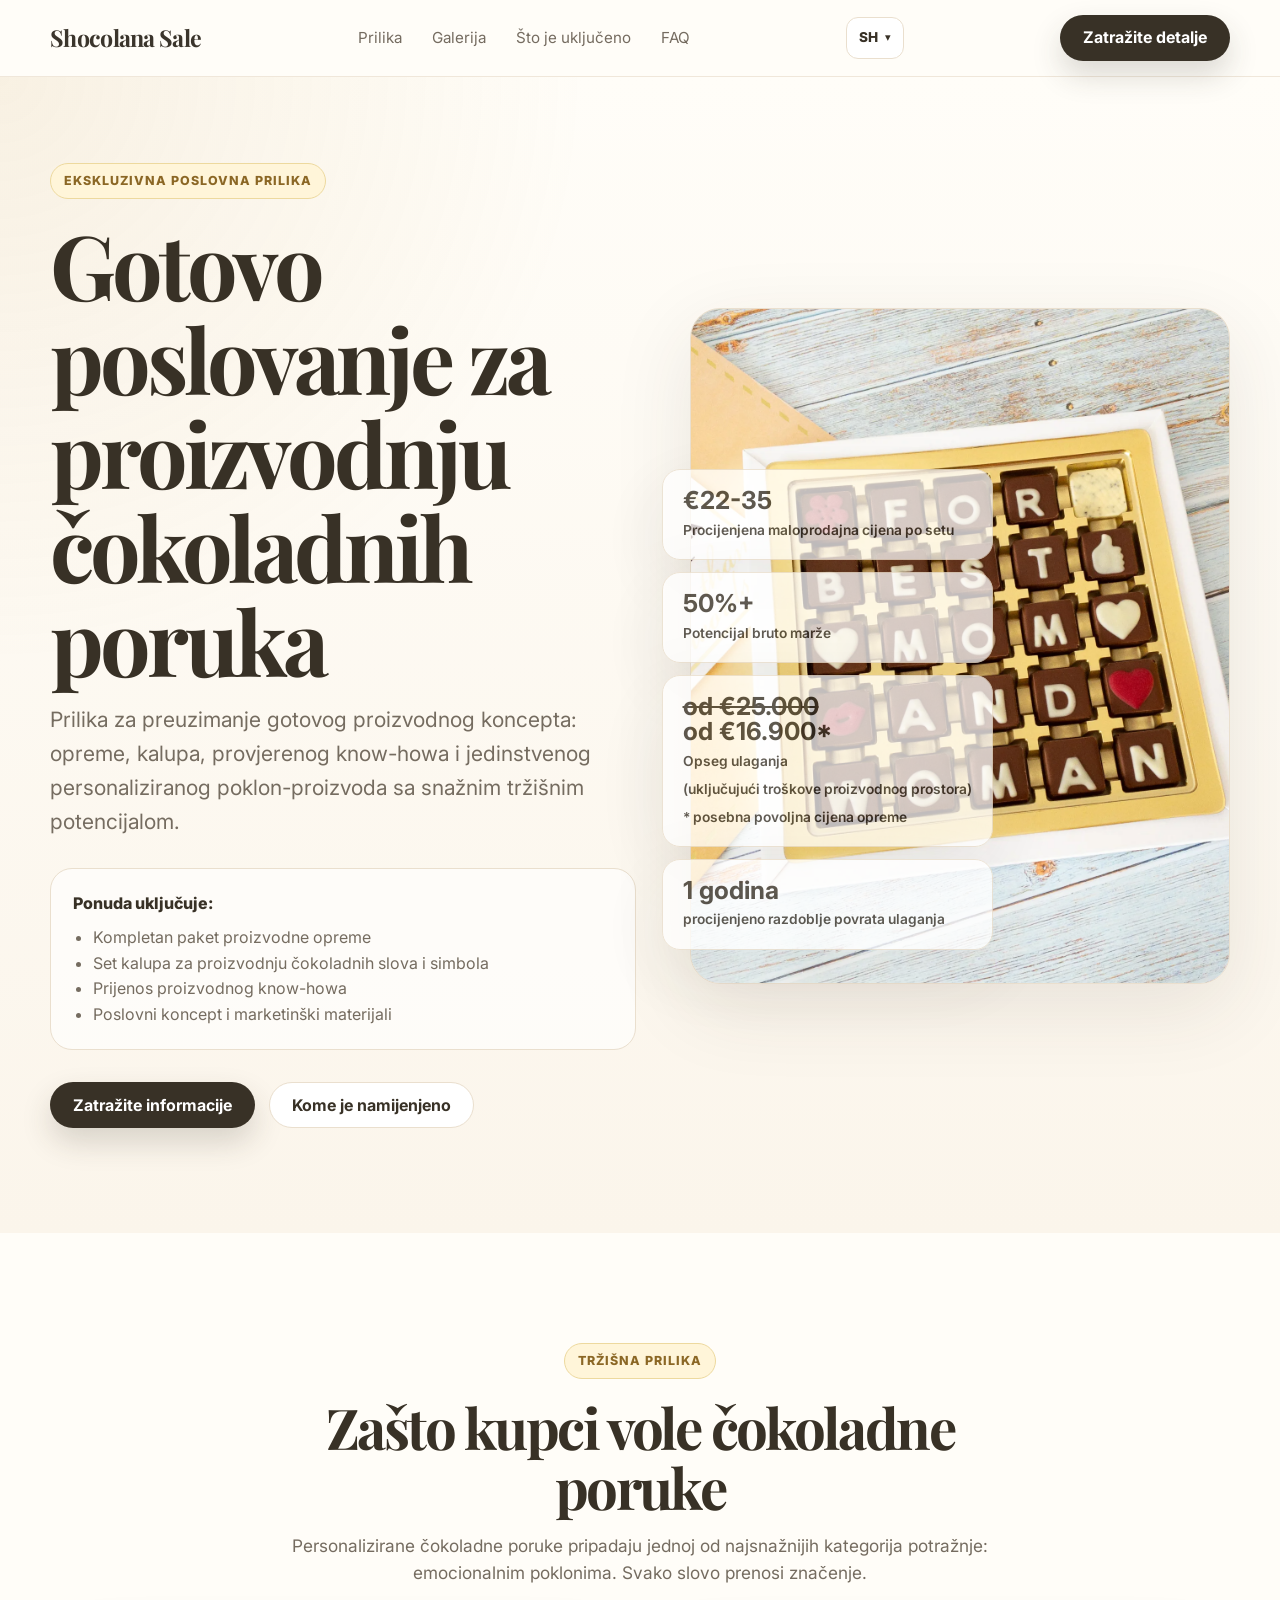
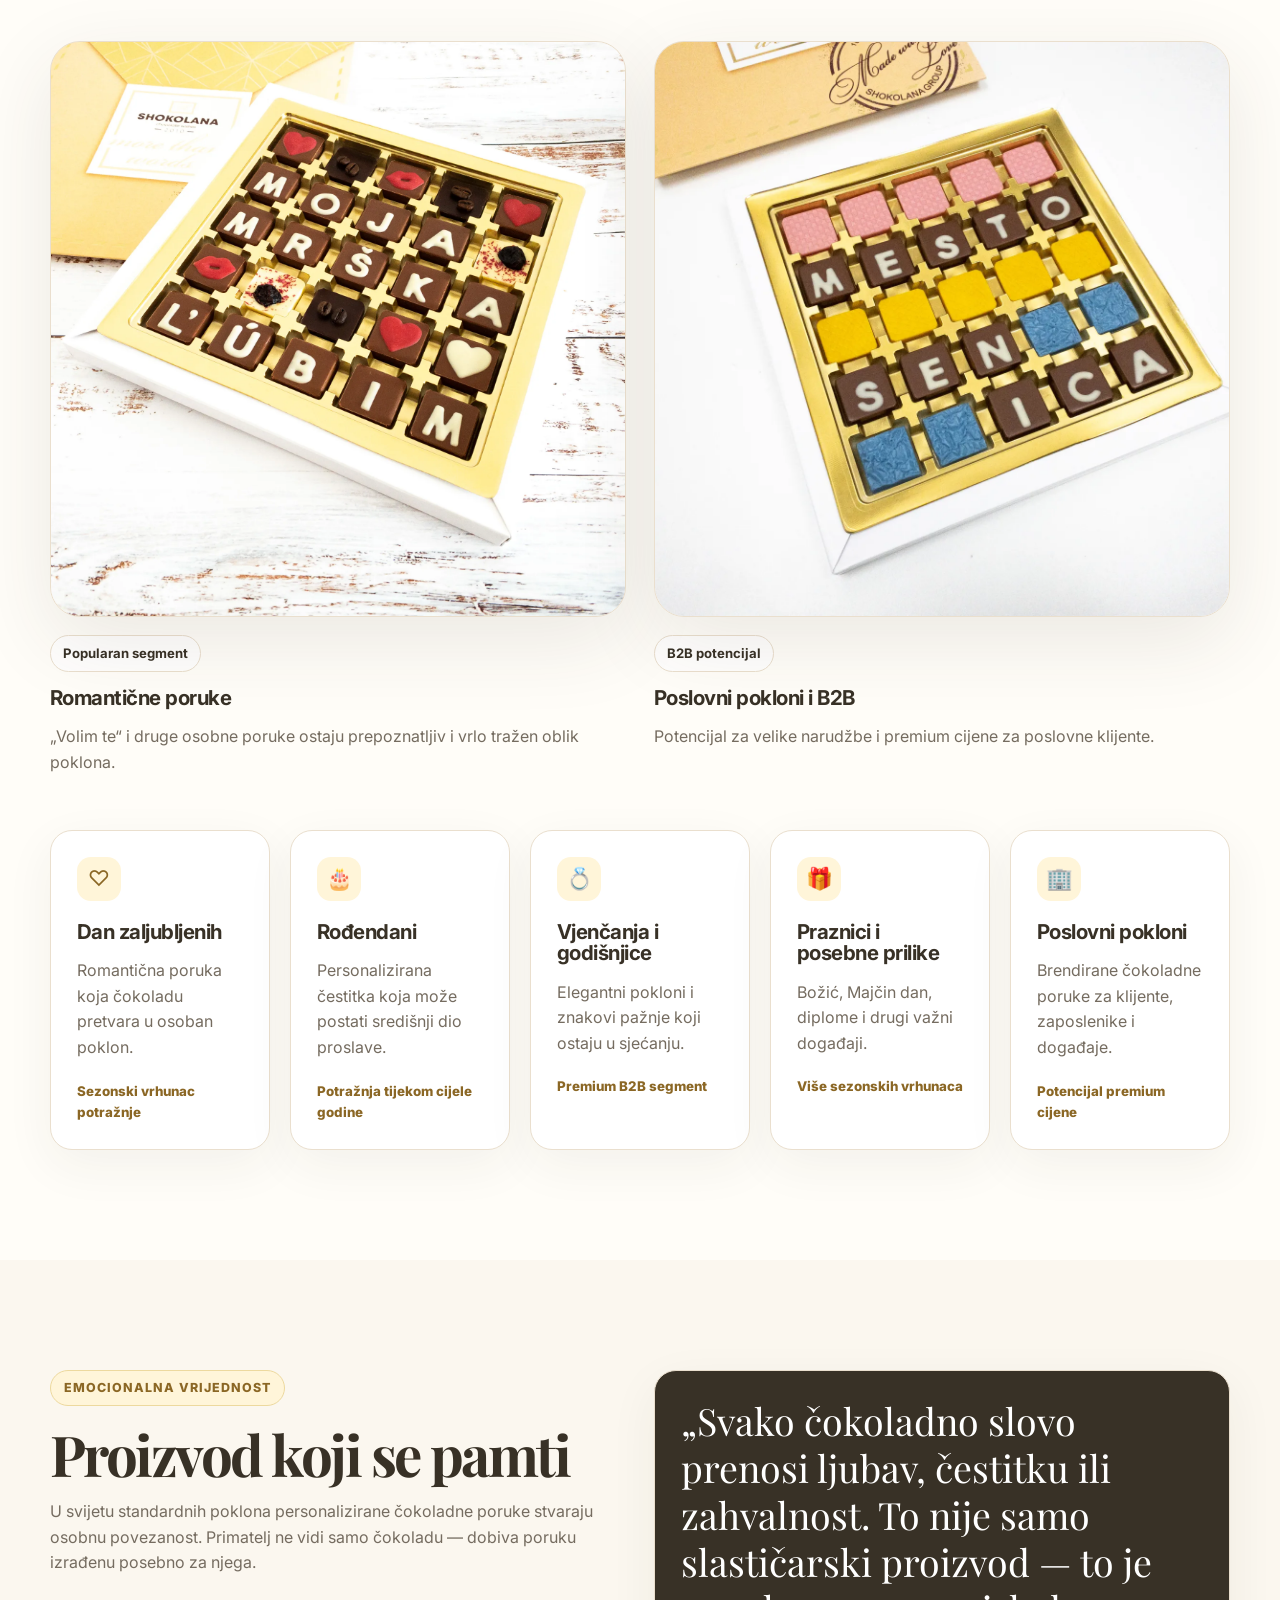
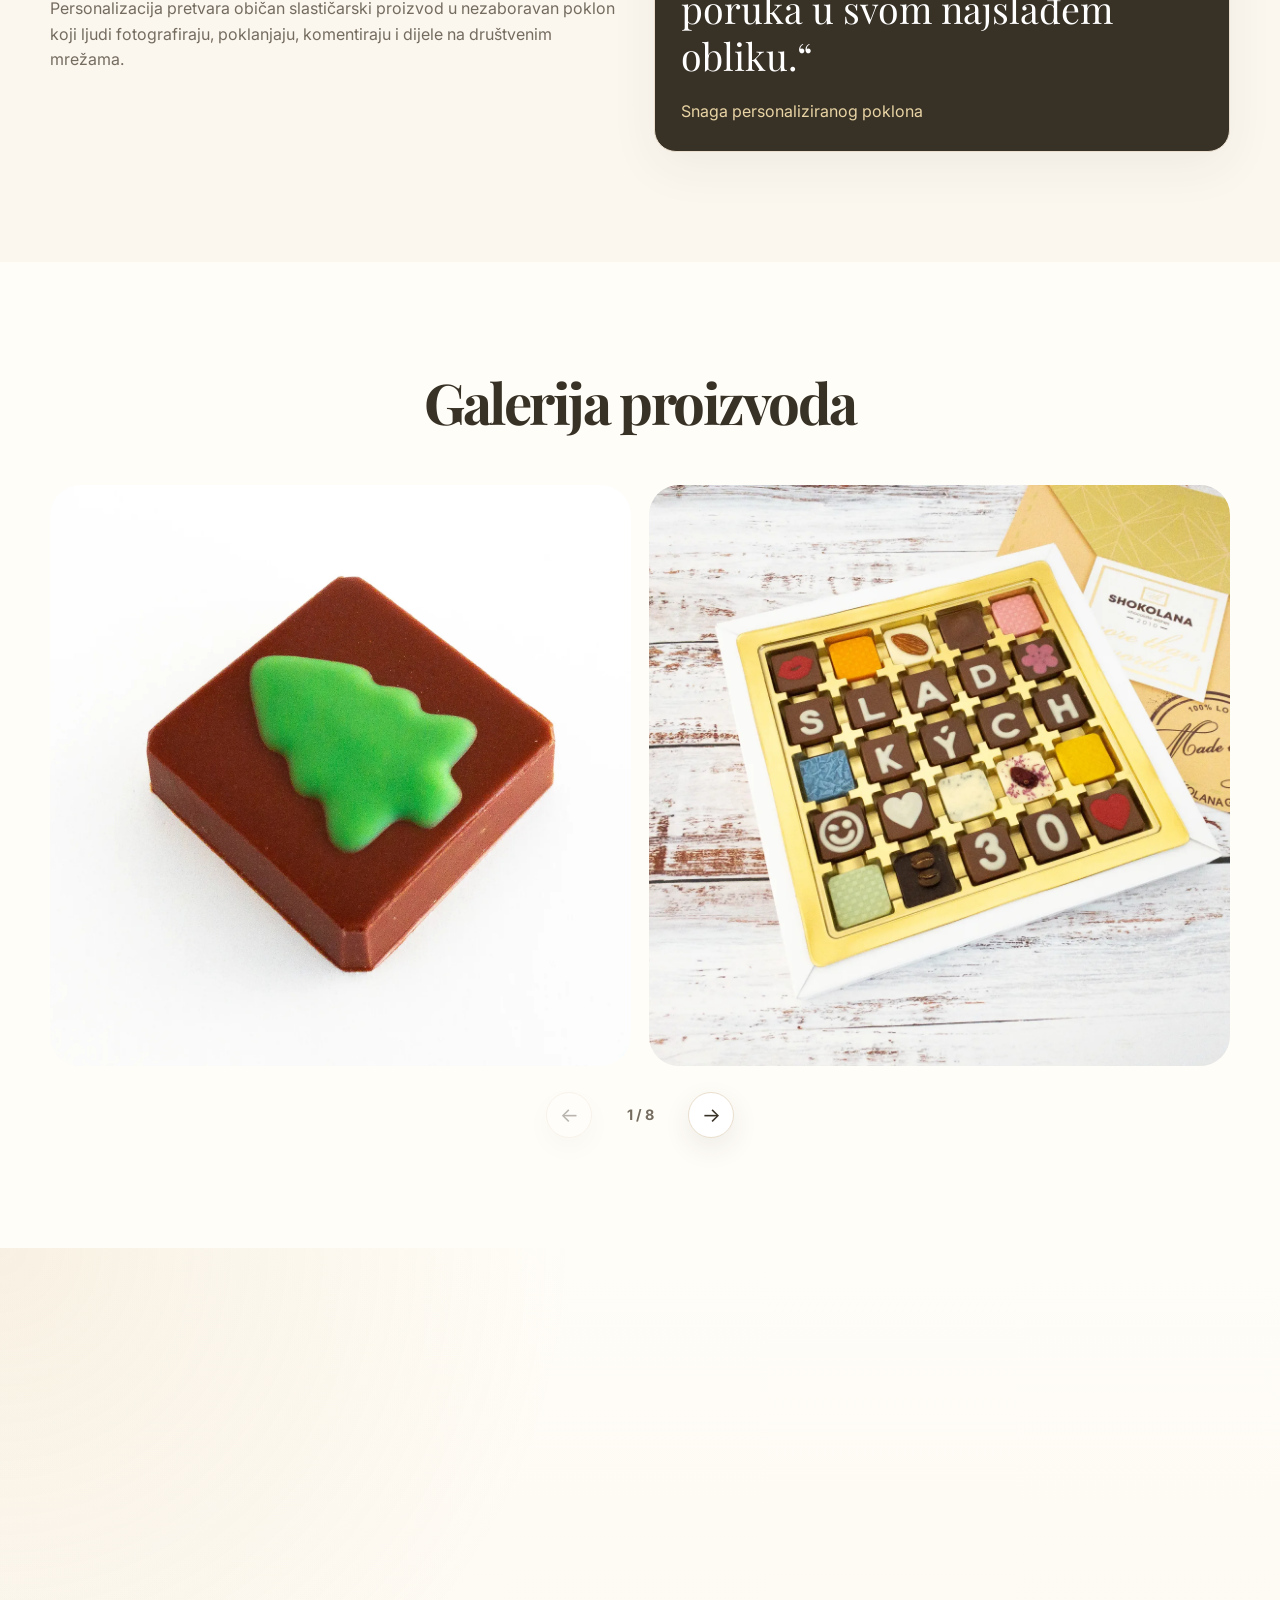
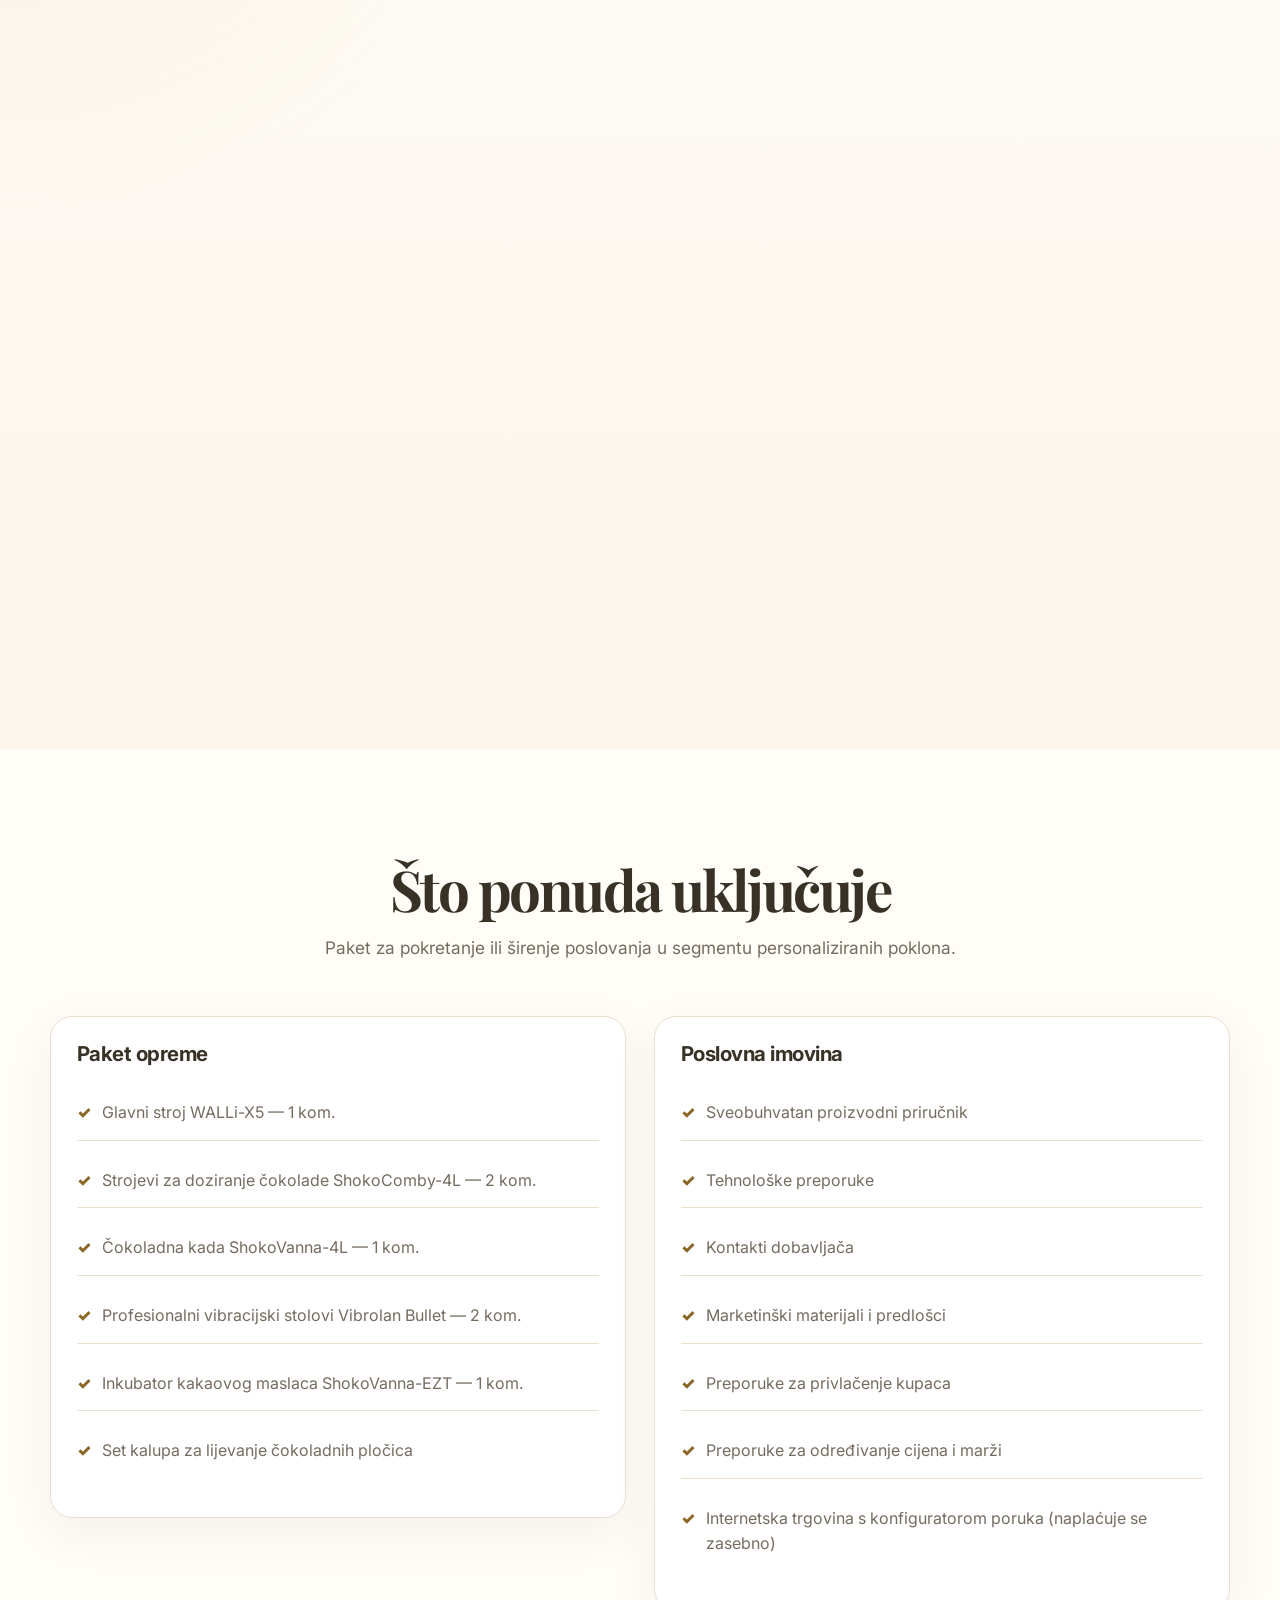
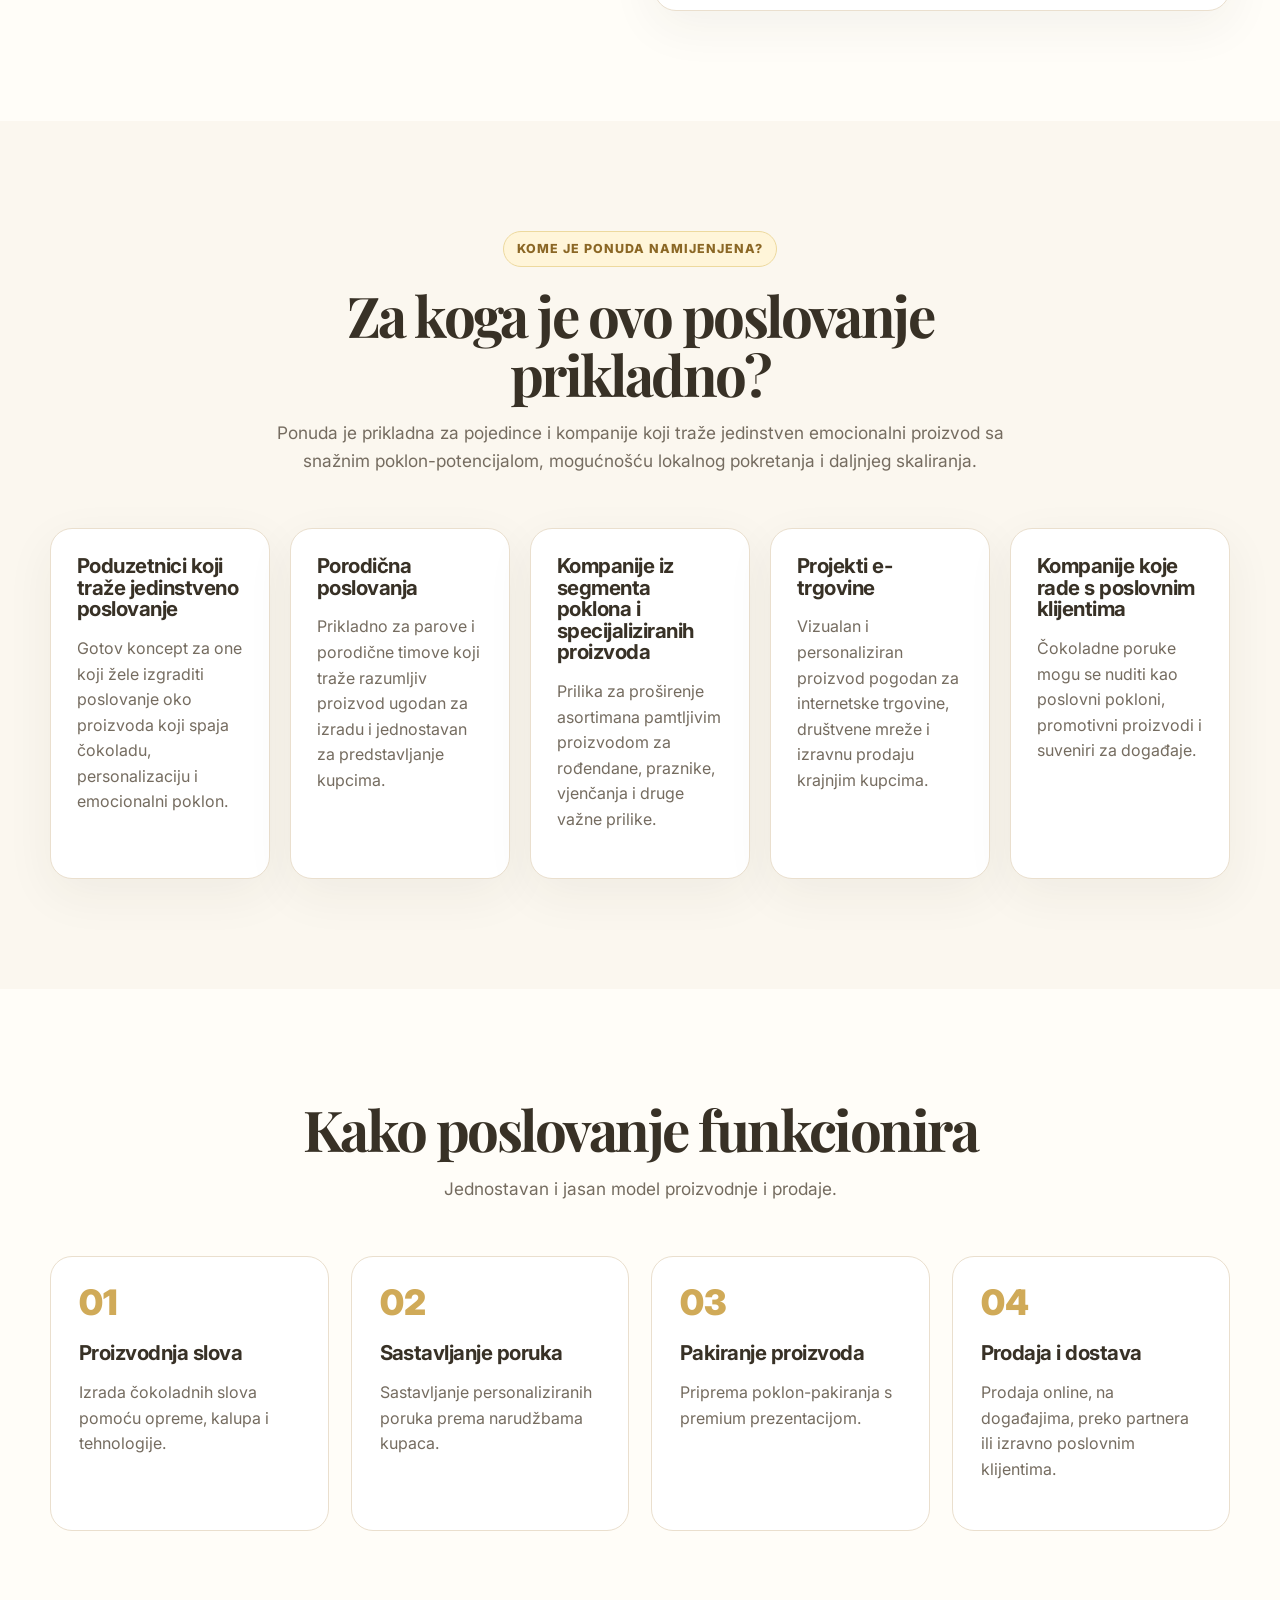
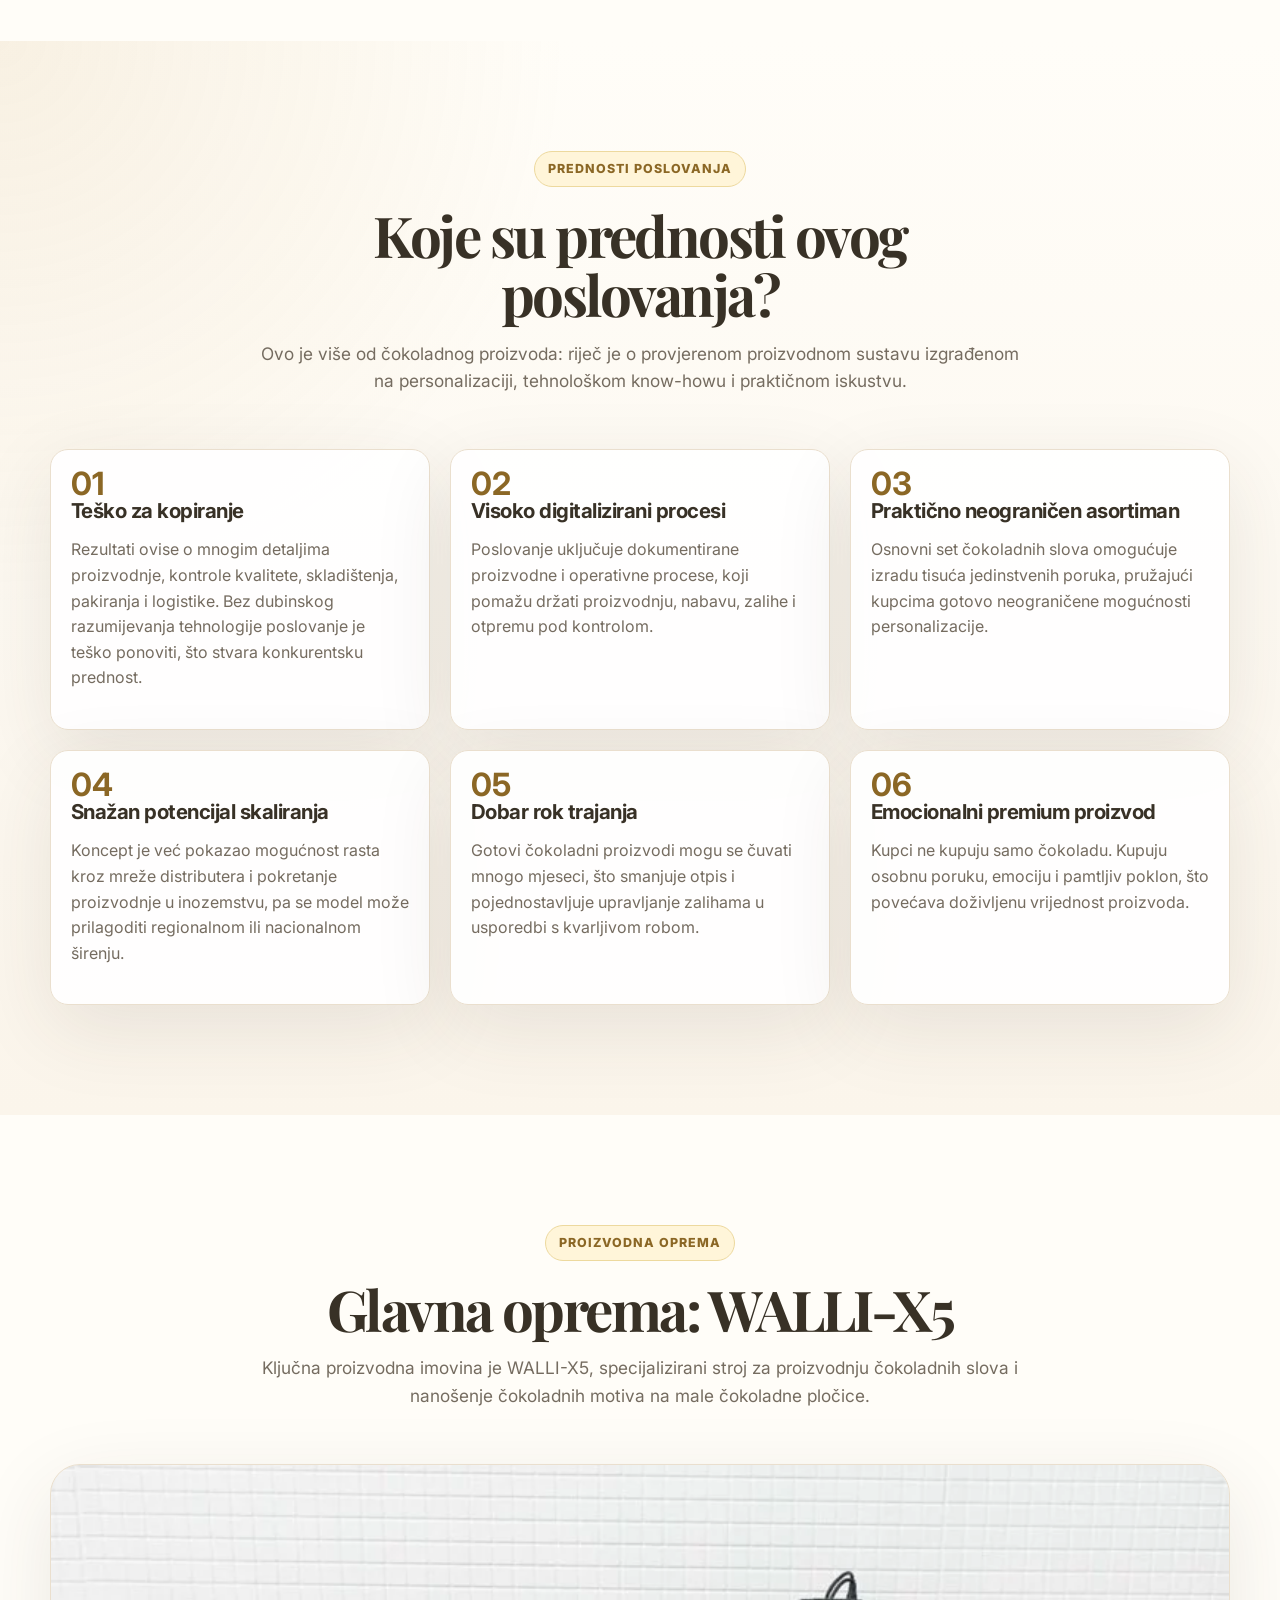
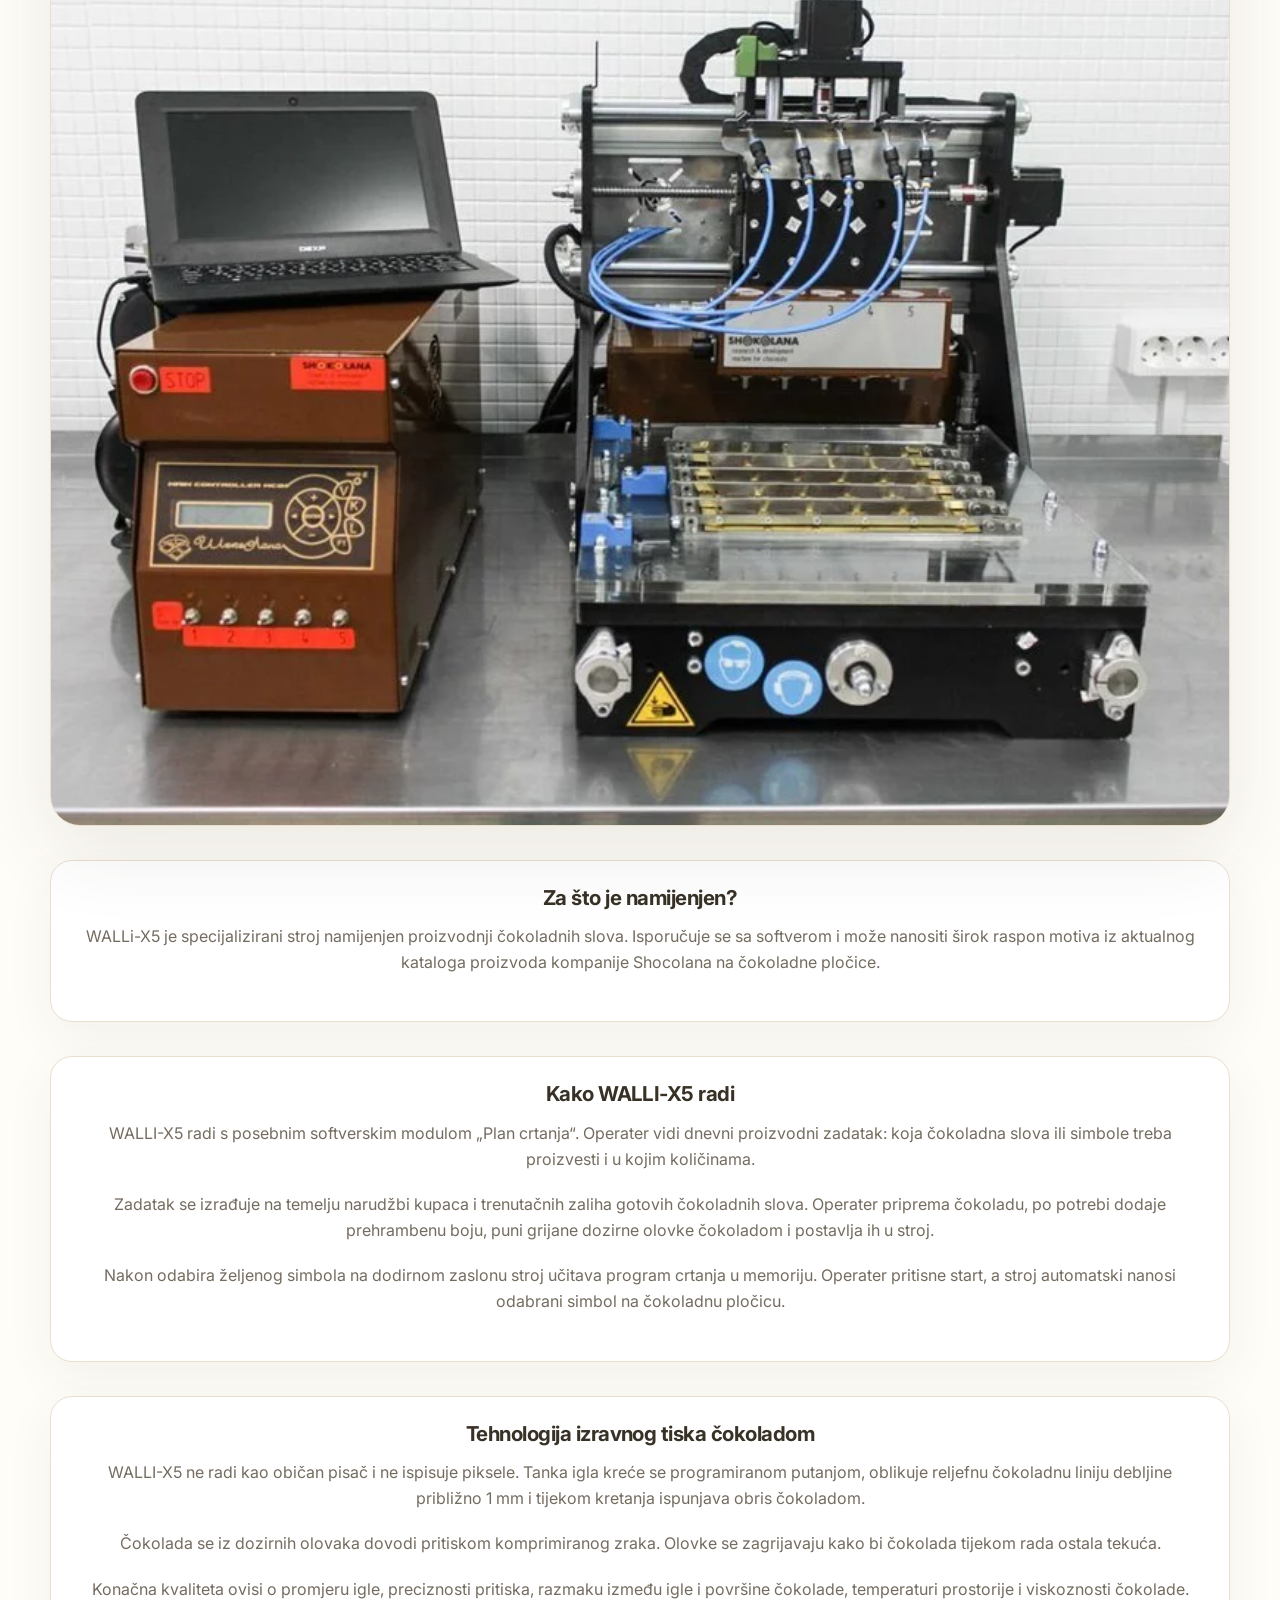
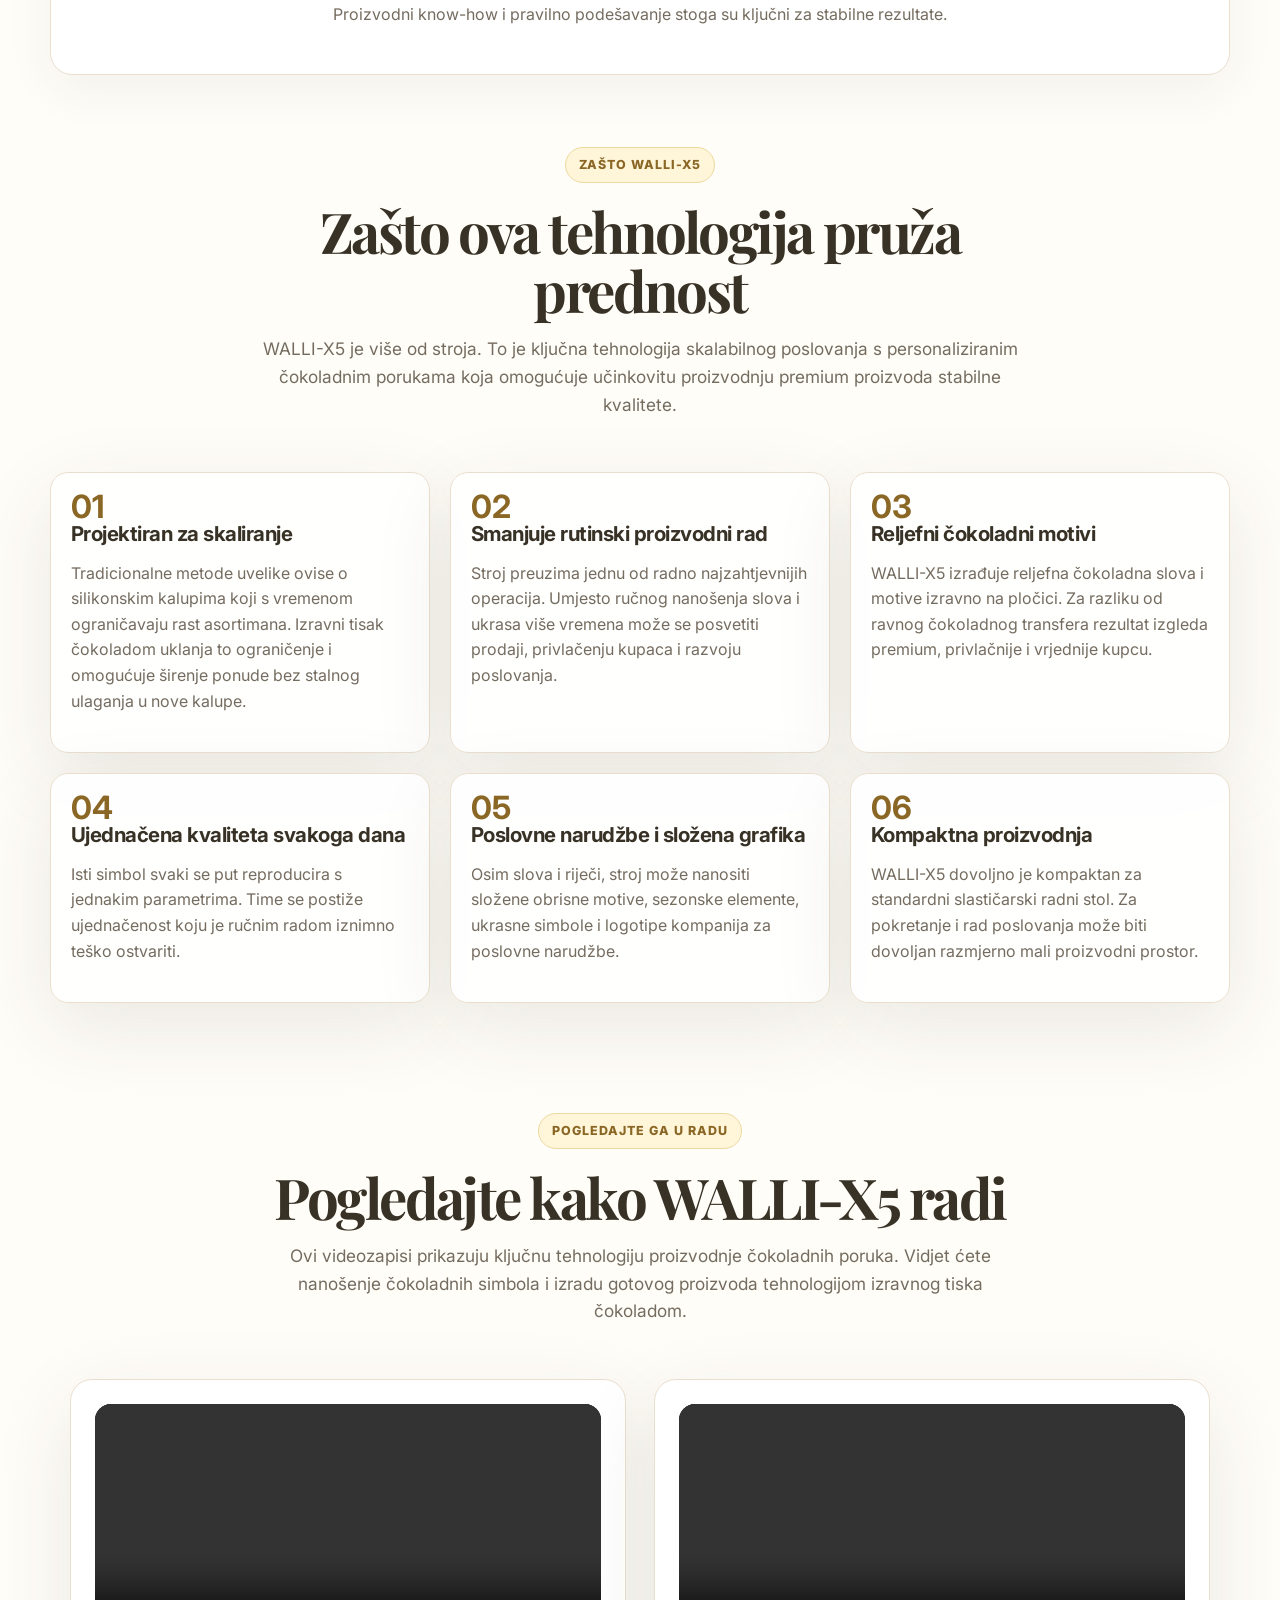
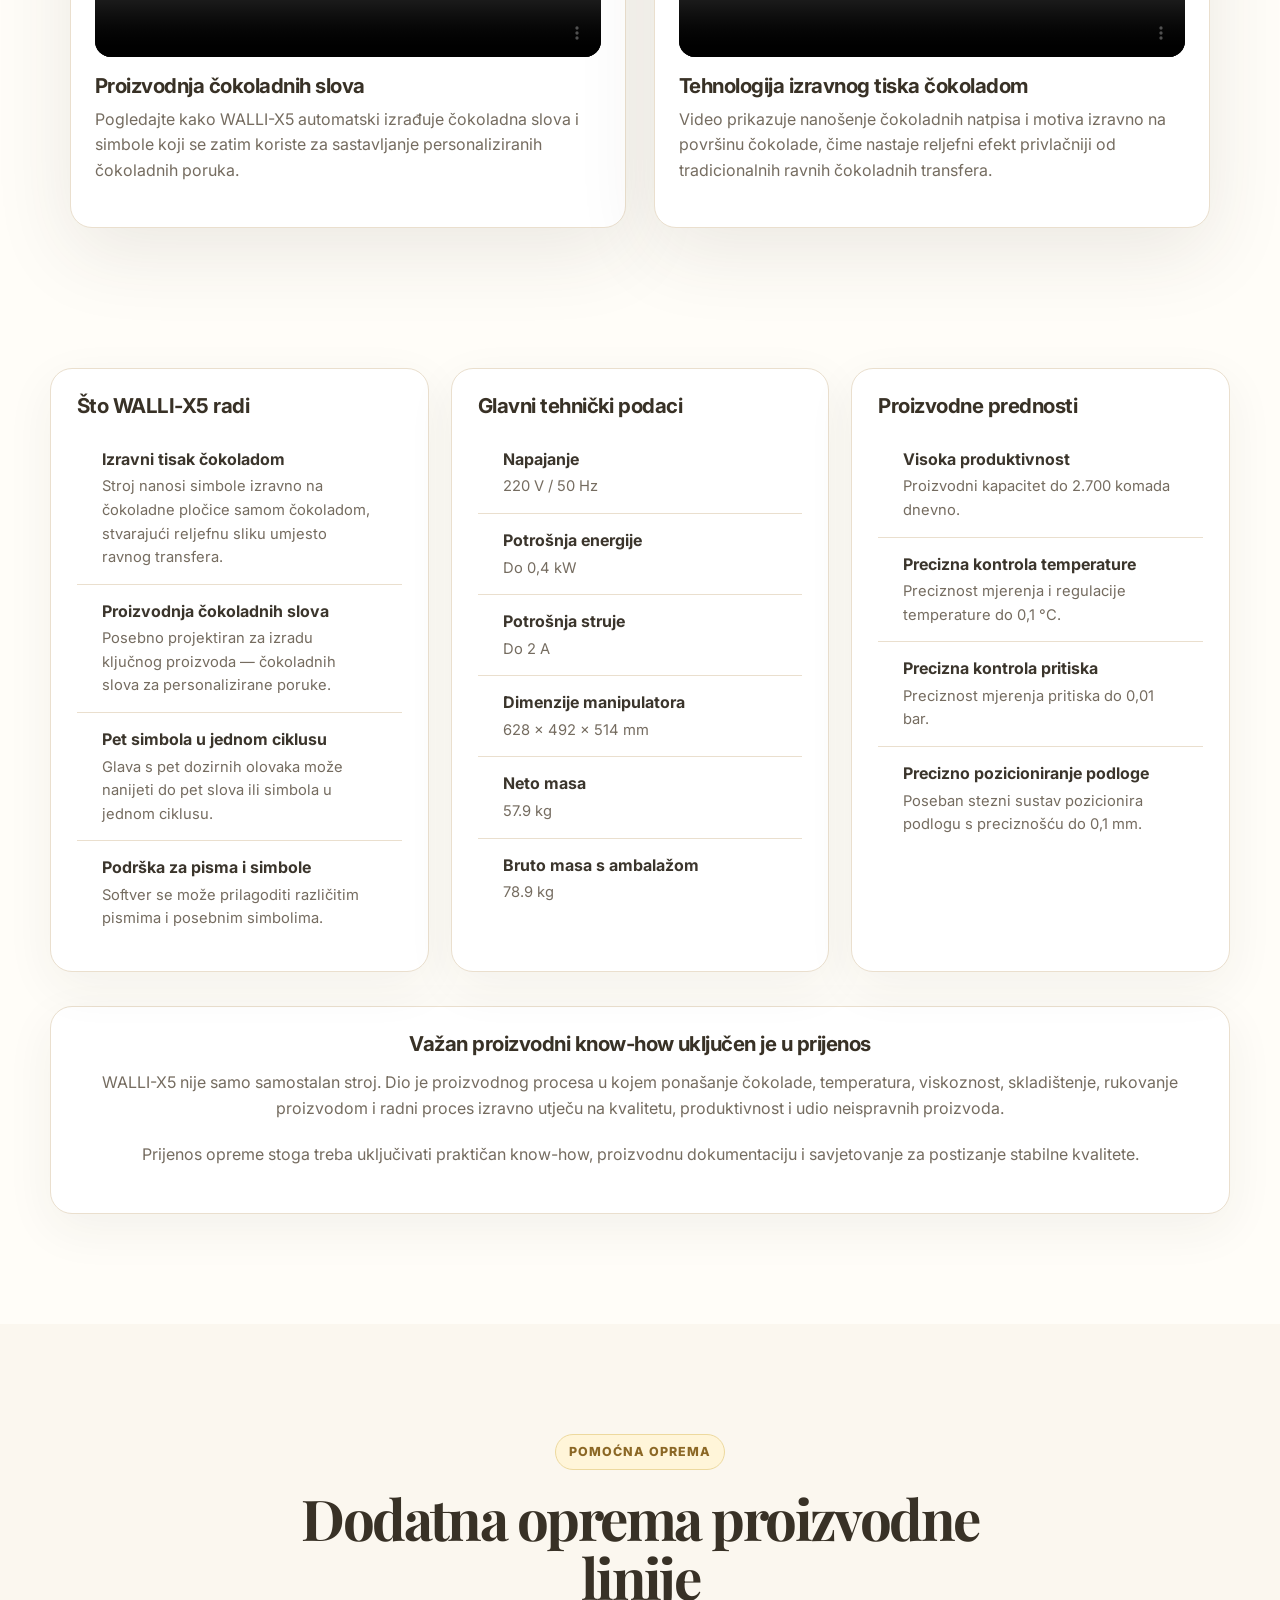
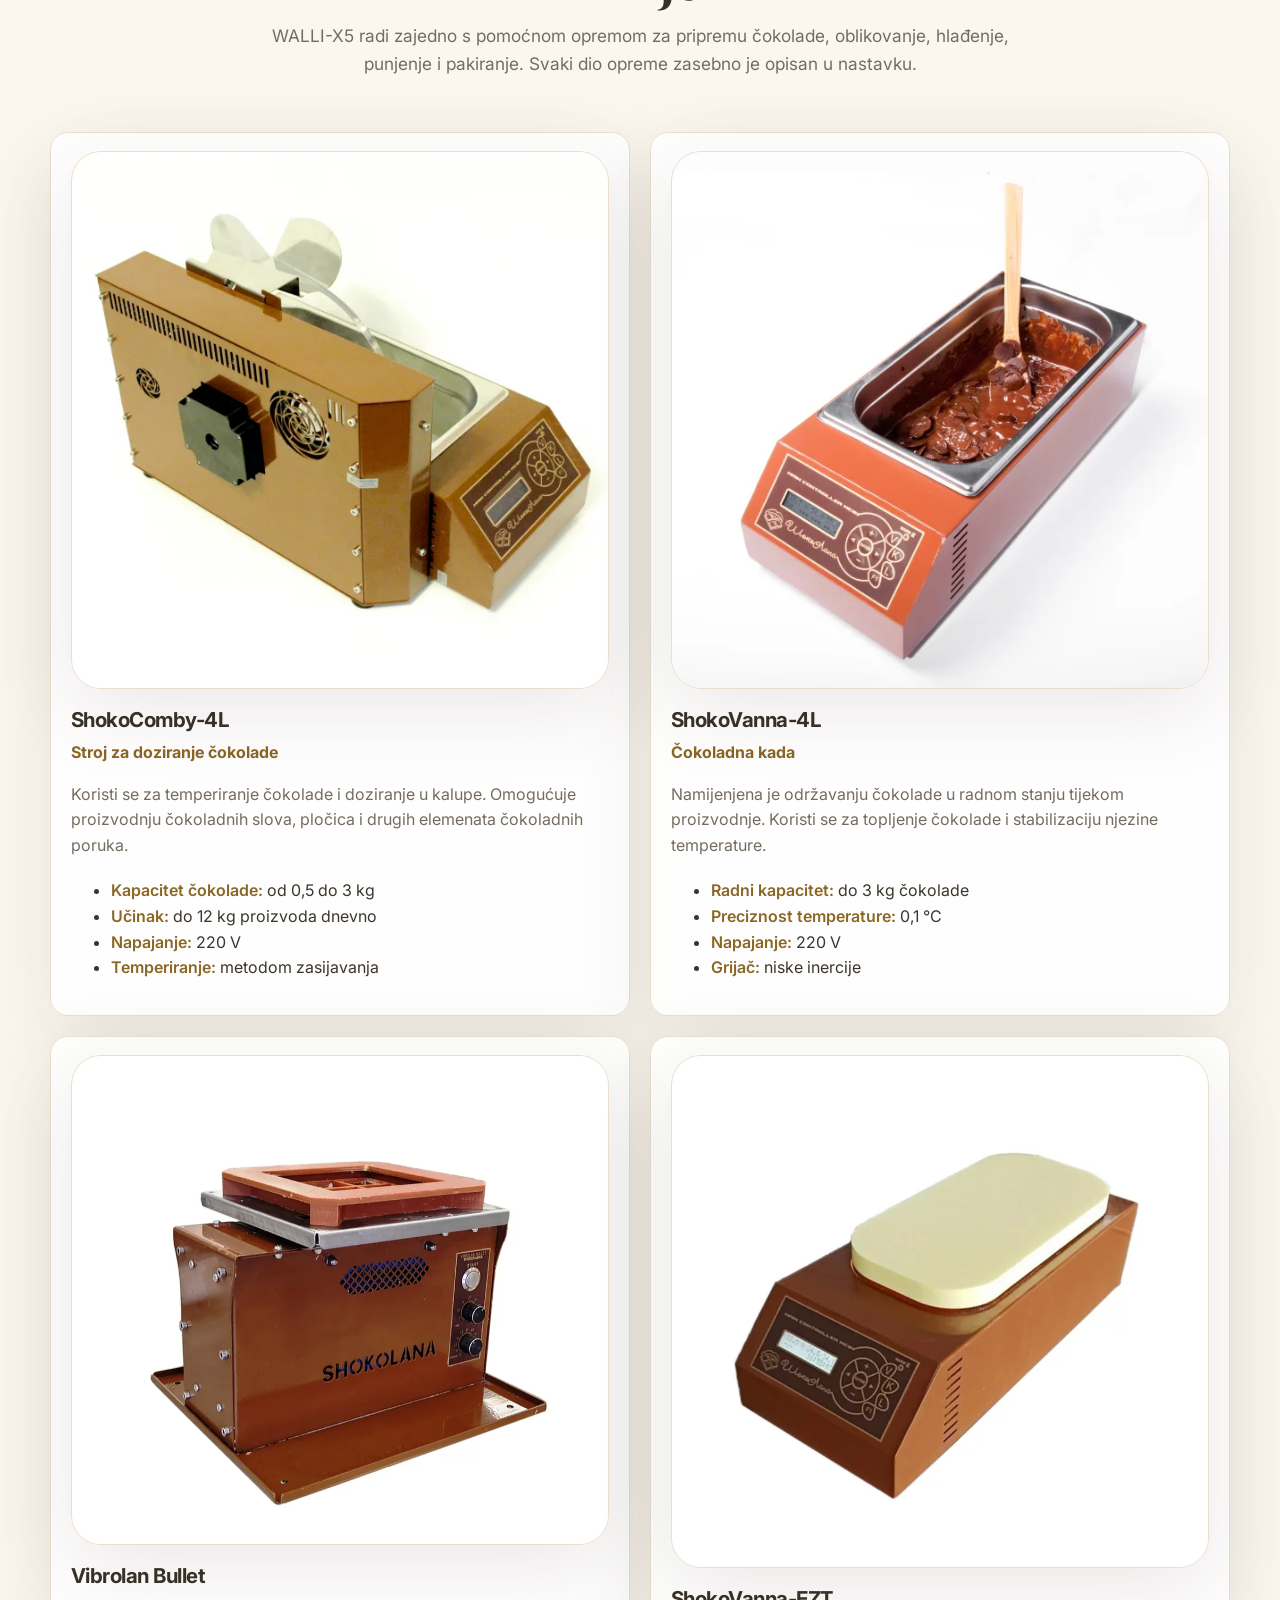
<file: index_sh.html>
<!doctype html>
<html lang="sh-Latn">
<head>
  <meta charset="utf-8">
  <meta name="viewport" content="width=device-width, initial-scale=1">
  <title>ShocolanaSale — poslovanje za proizvodnju personaliziranih čokoladnih poruka</title>
  <meta name="description" content="Preuzmite gotov poslovni koncept za proizvodnju personaliziranih čokoladnih poruka, uključujući opremu, kalupe, know-how i poslovnu imovinu.">
  <meta property="og:title" content="Poslovanje za proizvodnju personaliziranih čokoladnih poruka na prodaju">
  <meta property="og:description" content="Gotova poslovna prilika koja uključuje proizvodnu opremu, kalupe, know-how i koncept premium poklon-proizvoda.">
  <meta property="og:type" content="website">
  <meta property="og:image" content="assets/img/og-cover.jpg">
  <link rel="preconnect" href="https://fonts.googleapis.com">
  <link rel="preconnect" href="https://fonts.gstatic.com" crossorigin>
  <link href="https://fonts.googleapis.com/css2?family=Inter:wght@400;500;600;700;800&amp;family=Playfair+Display:wght@600;700&amp;display=swap" rel="stylesheet">
  <link rel="stylesheet" href="styles.css">
  <script>document.documentElement.classList.add("js");</script>
</head>
<body>
<header class="site-header" id="top">
  <div class="container header-inner">
    <a class="logo" href="#top" aria-label="Početna stranica ShocolanaSale">Shocolana Sale</a>

    <nav class="desktop-nav" aria-label="Glavna navigacija">
      <a href="#opportunity">Prilika</a>
      <a href="#gallery">Galerija</a>
      <a href="#included">Što je uključeno</a>
      <a href="#faq">FAQ</a>
    </nav>

    <details class="language-switcher desktop-language">
      <summary aria-label="Odaberite jezik">SH</summary>
      <div class="language-menu">
        <a href="index_ru.html" lang="ru">Русский</a>
        <a href="index.html" lang="en">English</a>
        <a href="index_sk.html" lang="sk">Slovenčina</a>
        <a href="index_sh.html" lang="sh-Latn" aria-current="page">Srpskohrvatski</a>
        <a href="index_sl.html" lang="sl">Slovenščina</a>
      </div>
    </details>

    <a class="btn btn-primary desktop-cta" href="#contact">Zatražite detalje</a>

    <button class="mobile-menu-btn" type="button" aria-label="Otvori izbornik" aria-expanded="false">
      <span></span><span></span><span></span>
    </button>
  </div>

  <div class="mobile-nav" hidden>
    <a href="#opportunity">Prilika</a>
    <a href="#gallery">Galerija</a>
    <a href="#included">Što je uključeno</a>
    <a href="#faq">FAQ</a>
    <details class="language-switcher mobile-language">
      <summary aria-label="Odaberite jezik">SH</summary>
      <div class="language-menu">
        <a href="index_ru.html" lang="ru">Русский</a>
        <a href="index.html" lang="en">English</a>
        <a href="index_sk.html" lang="sk">Slovenčina</a>
        <a href="index_sh.html" lang="sh-Latn" aria-current="page">Srpskohrvatski</a>
        <a href="index_sl.html" lang="sl">Slovenščina</a>
      </div>
    </details>
  </div>
</header>

<main>
  <section class="hero section-light">
    <div class="container hero-grid">
      <div class="hero-copy reveal">
        <div class="eyebrow">Ekskluzivna poslovna prilika</div>
        <h1>Gotovo poslovanje za proizvodnju čokoladnih poruka</h1>
        <p class="lead">
          Prilika za preuzimanje gotovog proizvodnog koncepta: opreme, kalupa,
          provjerenog know-howa i jedinstvenog personaliziranog poklon-proizvoda sa snažnim tržišnim potencijalom.
        </p>

        <div class="included-mini">
          <p>Ponuda uključuje:</p>
          <ul>
            <li>Kompletan paket proizvodne opreme</li>
            <li>Set kalupa za proizvodnju čokoladnih slova i simbola</li>
            <li>Prijenos proizvodnog know-howa</li>
            <li>Poslovni koncept i marketinški materijali</li>
          </ul>
        </div>

        <div class="hero-actions">
          <a class="btn btn-primary" href="#contact">Zatražite informacije</a>
          <a class="btn btn-secondary" href="#buyers">Kome je namijenjeno</a>
        </div>
      </div>

      <div class="hero-media reveal">
        <div class="image-card hero-image">
          <img src="assets/img/APC_0637.webp" alt="Poklon-kutija s personaliziranom čokoladnom porukom" loading="eager" onerror="this.closest('.image-card').classList.add('is-placeholder')">
        
        </div>

        <div class="floating-stats transparency stats-text">
          <div>
            <strong>€22-35</strong>
            <span>Procijenjena maloprodajna cijena po setu</span>
          </div>
          <div>
            <strong>50%+</strong>
            <span>Potencijal bruto marže</span>
          </div>
          <div>
            <strong class="old-price">od €25.000</strong>
            <strong class="new-price">od €16.900*</strong>
            <span>Opseg ulaganja</span>
            <span>(uključujući troškove proizvodnog prostora)</span>
            <span>* posebna povoljna cijena opreme</span>
          </div>
          <div>
            <strong>1 godina</strong>
            <span>procijenjeno razdoblje povrata ulaganja</span>
          </div>
        </div>
      </div>
    </div>
  </section>

  <section class="section" id="love">
    <div class="container">
      <div class="section-heading reveal">
        <div class="eyebrow">Tržišna prilika</div>
        <h2>Zašto kupci vole čokoladne poruke</h2>
        <p>
          Personalizirane čokoladne poruke pripadaju jednoj od najsnažnijih kategorija potražnje:
          emocionalnim poklonima. Svako slovo prenosi značenje.
        </p>
      </div>

      <div class="feature-grid reveal">
        <article class="feature-photo">
          <div class="image-card">
            <img src="assets/img/APC_0453.webp" alt="Romantična čokoladna poruka" loading="lazy" onerror="this.closest('.image-card').classList.add('is-placeholder')">
          </div>
          <div>
            <span class="pill">Popularan segment</span>
            <h3>Romantične poruke</h3>
            <p>„Volim te“ i druge osobne poruke ostaju prepoznatljiv i vrlo tražen oblik poklona.</p>
          </div>
        </article>

        <article class="feature-photo">
          <div class="image-card">
            <img src="assets/img/APC_2211.webp" alt="Poslovni čokoladni poklon" loading="lazy" onerror="this.closest('.image-card').classList.add('is-placeholder')">
          </div>
          <div>
            <span class="pill">B2B potencijal</span>
            <h3>Poslovni pokloni i B2B</h3>
            <p>Potencijal za velike narudžbe i premium cijene za poslovne klijente.</p>
          </div>
        </article>
      </div>

      <div class="cards-grid five reveal">
        <article class="card">
          <div class="icon">♡</div>
          <h3>Dan zaljubljenih</h3>
          <p>Romantična poruka koja čokoladu pretvara u osoban poklon.</p>
          <small>Sezonski vrhunac potražnje</small>
        </article>
        <article class="card">
          <div class="icon">🎂</div>
          <h3>Rođendani</h3>
          <p>Personalizirana čestitka koja može postati središnji dio proslave.</p>
          <small>Potražnja tijekom cijele godine</small>
        </article>
        <article class="card">
          <div class="icon">💍</div>
          <h3>Vjenčanja i godišnjice</h3>
          <p>Elegantni pokloni i znakovi pažnje koji ostaju u sjećanju.</p>
          <small>Premium B2B segment</small>
        </article>
        <article class="card">
          <div class="icon">🎁</div>
          <h3>Praznici i posebne prilike</h3>
          <p>Božić, Majčin dan, diplome i drugi važni događaji.</p>
          <small>Više sezonskih vrhunaca</small>
        </article>
        <article class="card">
          <div class="icon">🏢</div>
          <h3>Poslovni pokloni</h3>
          <p>Brendirane čokoladne poruke za klijente, zaposlenike i događaje.</p>
          <small>Potencijal premium cijene</small>
        </article>
      </div>
    </div>
  </section>

  <section class="section section-warm">
    <div class="container remember-grid">
      <div class="reveal">
        <div class="eyebrow">Emocionalna vrijednost</div>
        <h2>Proizvod koji se pamti</h2>
        <p>
          U svijetu standardnih poklona personalizirane čokoladne poruke stvaraju osobnu povezanost.
          Primatelj ne vidi samo čokoladu — dobiva poruku izrađenu posebno za njega.
        </p>
        <p>
          Personalizacija pretvara običan slastičarski proizvod u nezaboravan poklon
          koji ljudi fotografiraju, poklanjaju, komentiraju i dijele na društvenim mrežama.
        </p>
      </div>

      <div class="quote-card reveal">
        <blockquote>
          „Svako čokoladno slovo prenosi ljubav, čestitku ili zahvalnost.
          To nije samo slastičarski proizvod — to je poruka u svom najslađem obliku.“
        </blockquote>
        <span>Snaga personaliziranog poklona</span>
      </div>
    </div>
  </section>

  <section class="section" id="gallery">
    <div class="container">
      <div class="section-heading reveal">
        <h2>Galerija proizvoda</h2>
      </div>
      <div class="gallery-grid  reveal">
        
        <div class="image-card square"><img src="assets/img/product-galery/APC_1443.webp" alt="Poklon-kutije" loading="lazy" onerror="this.closest('.image-card').classList.add('is-placeholder')"></div>
        <div class="image-card portrait"><img src="assets/img/product-galery/APC_1723.webp" alt="Poslovni pokloni" loading="lazy" onerror="this.closest('.image-card').classList.add('is-placeholder')"></div>
        <div class="image-card square"><img src="assets/img/product-galery/APC_2052.webp" alt="Detalj proizvoda" loading="lazy" onerror="this.closest('.image-card').classList.add('is-placeholder')"></div>
        <div class="image-card portrait"><img src="assets/img/product-galery/APC_2083.webp" alt="Detalji čokoladnih slova" loading="lazy" onerror="this.closest('.image-card').classList.add('is-placeholder')"></div>
        <div class="image-card portrait"><img src="assets/img/product-galery/APC_2151.webp" alt="Mogućnosti pakiranja" loading="lazy" onerror="this.closest('.image-card').classList.add('is-placeholder')"></div>
        <div class="image-card square"><img src="assets/img/product-galery/APC_2159.webp" alt="Mogućnosti pakiranja" loading="lazy" onerror="this.closest('.image-card').classList.add('is-placeholder')"></div>
        <div class="image-card portrait"><img src="assets/img/product-galery/APC_2192.webp" alt="Mogućnosti pakiranja" loading="lazy" onerror="this.closest('.image-card').classList.add('is-placeholder')"></div>
        <div class="image-card square"><img src="assets/img/product-galery/APC_2277.webp" alt="Čokoladne poruke" loading="lazy" onerror="this.closest('.image-card').classList.add('is-placeholder')"></div>
      </div>
    </div>
  </section>

  <section class="section section-light" id="opportunity">
    <div class="container opportunity-grid">
      <div class="reveal">
        <div class="eyebrow">Suština ponude</div>
        <h2>Više od opreme — gotov poslovni koncept</h2>
        <p>
          Ovo je prilika za ulazak na tržište personaliziranih poklona s gotovim proizvodnim konceptom.
          Za razliku od obične prodaje opreme, ponuda uključuje prijenos poslovnog sustava i praktičnog iskustva.
        </p>
        <p>
          Kupac ne dobiva samo materijalnu imovinu, nego i tehnološko znanje,
          proizvodne procese, poslovnu logiku i materijale razvijene tijekom godina praktičnog rada.
        </p>
        <a class="btn btn-primary" href="#included">Pogledajte što je uključeno</a>
      </div>

      <div class="feature-list reveal">
        <article class="card">
          <span class="pill">Spremno za pokretanje</span>
          <h3>Kompletan proizvodni sustav</h3>
          <p>Oprema, alati i radni proces za proizvodnju čokoladnih poruka.</p>
        </article>
        <article class="card">
          <span class="pill">Jedinstveno</span>
          <h3>Koncept proizvoda</h3>
          <p>Personalizirani čokoladni proizvod s jasnom emocionalnom vrijednošću koji se razlikuje od standardnih poklona.</p>
        </article>
        <article class="card">
          <span class="pill">Sveobuhvatno</span>
          <h3>Potpun prijenos know-howa</h3>
          <p>Tehnologija proizvodnje, kontrola kvalitete, pakiranje i organizacija procesa.</p>
        </article>
        <article class="card">
          <span class="pill">Provjereno</span>
          <h3>Funkcionalan poslovni model</h3>
          <p>Mogućnosti prodaje kroz B2C, mrežu distributera, poslovne narudžbe i e-trgovinu.</p>
        </article>
      </div>
    </div>
  </section>

  <section class="section" id="included">
    <div class="container">
      <div class="section-heading reveal">
        <h2>Što ponuda uključuje</h2>
        <p>Paket za pokretanje ili širenje poslovanja u segmentu personaliziranih poklona.</p>
      </div>

      <div class="two-columns reveal">
        <article class="list-card">
          <h3>Paket opreme</h3>
          <ul class="check-list">
            <li>Glavni stroj WALLi-X5 — 1 kom.</li>
            <li>Strojevi za doziranje čokolade ShokoComby-4L — 2 kom.</li>
            <li>Čokoladna kada ShokoVanna-4L — 1 kom.</li>
            <li>Profesionalni vibracijski stolovi Vibrolan Bullet — 2 kom.</li>
            <li>Inkubator kakaovog maslaca ShokoVanna-EZT — 1 kom.</li>
            <li>Set kalupa za lijevanje čokoladnih pločica</li>
          </ul>
        </article>

        <article class="list-card">
          <h3>Poslovna imovina</h3>
          <ul class="check-list">
            <li>Sveobuhvatan proizvodni priručnik</li>
            <li>Tehnološke preporuke</li>
            <li>Kontakti dobavljača</li>
            <li>Marketinški materijali i predlošci</li>
            <li>Preporuke za privlačenje kupaca</li>
            <li>Preporuke za određivanje cijena i marži</li>
            <li>Internetska trgovina s konfiguratorom poruka (naplaćuje se zasebno)</li>
          </ul>
        </article>
      </div>
    </div>
  </section> 

  <section class="section section-warm" id="buyers">
    <div class="container">
      <div class="section-heading reveal">
        <div class="eyebrow">Kome je ponuda namijenjena?</div>
        <h2>Za koga je ovo poslovanje prikladno?</h2>
        <p>
          Ponuda je prikladna za pojedince i kompanije koji traže jedinstven emocionalni proizvod
          sa snažnim poklon-potencijalom, mogućnošću lokalnog pokretanja i daljnjeg skaliranja.
        </p>
      </div>


      <div class="cards-grid buyers reveal">

        <article class="card">
          <h3>Poduzetnici koji traže jedinstveno poslovanje</h3>
          <p>
            Gotov koncept za one koji žele izgraditi poslovanje oko proizvoda
            koji spaja čokoladu, personalizaciju i emocionalni poklon.
          </p>
        </article>

        <article class="card">
          <h3>Porodična poslovanja</h3>
          <p>
            Prikladno za parove i porodične timove koji traže razumljiv proizvod
            ugodan za izradu i jednostavan za predstavljanje kupcima.
          </p>
        </article>

        <article class="card">
          <h3>Kompanije iz segmenta poklona i specijaliziranih proizvoda</h3>
          <p>
            Prilika za proširenje asortimana pamtljivim proizvodom za rođendane,
            praznike, vjenčanja i druge važne prilike.
          </p>
        </article>

        <article class="card">
          <h3>Projekti e-trgovine</h3>
          <p>
            Vizualan i personaliziran proizvod pogodan za internetske trgovine,
            društvene mreže i izravnu prodaju krajnjim kupcima.
          </p>
        </article>

        <article class="card">
          <h3>Kompanije koje rade s poslovnim klijentima</h3>
          <p>
            Čokoladne poruke mogu se nuditi kao poslovni pokloni,
            promotivni proizvodi i suveniri za događaje.
          </p>
        </article>
      </div>
    </div>
  </section>

  <section class="section">
    <div class="container">
      <div class="section-heading reveal">
        <h2>Kako poslovanje funkcionira</h2>
        <p>Jednostavan i jasan model proizvodnje i prodaje.</p>
      </div>

      <div class="steps reveal">
        <article><span>01</span><h3>Proizvodnja slova</h3><p>Izrada čokoladnih slova pomoću opreme, kalupa i tehnologije.</p></article>
        <article><span>02</span><h3>Sastavljanje poruka</h3><p>Sastavljanje personaliziranih poruka prema narudžbama kupaca.</p></article>
        <article><span>03</span><h3>Pakiranje proizvoda</h3><p>Priprema poklon-pakiranja s premium prezentacijom.</p></article>
        <article><span>04</span><h3>Prodaja i dostava</h3><p>Prodaja online, na događajima, preko partnera ili izravno poslovnim klijentima.</p></article>
      </div>
    </div>
  </section>

  <section class="section section-light">
    <div class="container">
      <div class="section-heading reveal">
        <div class="eyebrow">Prednosti poslovanja</div>
        <h2>Koje su prednosti ovog poslovanja?</h2>
        <p>
          Ovo je više od čokoladnog proizvoda: riječ je o provjerenom proizvodnom sustavu
          izgrađenom na personalizaciji, tehnološkom know-howu i praktičnom iskustvu.
        </p>
      </div>

      <div class="cards-grid six reveal">

        <article class="metric-card">
          <strong>01</strong>
          <h3>Teško za kopiranje</h3>
          <p>
            Rezultati ovise o mnogim detaljima proizvodnje, kontrole kvalitete, skladištenja,
            pakiranja i logistike. Bez dubinskog razumijevanja tehnologije
            poslovanje je teško ponoviti, što stvara konkurentsku prednost.
          </p>
        </article>

        <article class="metric-card">
          <strong>02</strong>
          <h3>Visoko digitalizirani procesi</h3>
          <p>
            Poslovanje uključuje dokumentirane proizvodne i operativne procese,
            koji pomažu držati proizvodnju, nabavu, zalihe i otpremu pod kontrolom.
          </p>
        </article>

        <article class="metric-card">
          <strong>03</strong>
          <h3>Praktično neograničen asortiman</h3>
          <p>
            Osnovni set čokoladnih slova omogućuje izradu tisuća jedinstvenih poruka,
            pružajući kupcima gotovo neograničene mogućnosti personalizacije.
          </p>
        </article>

        <article class="metric-card">
          <strong>04</strong>
          <h3>Snažan potencijal skaliranja</h3>
          <p>
            Koncept je već pokazao mogućnost rasta kroz mreže distributera i pokretanje proizvodnje u inozemstvu,
            pa se model može prilagoditi regionalnom ili nacionalnom širenju.
          </p>
        </article>

        <article class="metric-card">
          <strong>05</strong>
          <h3>Dobar rok trajanja</h3>
          <p>
            Gotovi čokoladni proizvodi mogu se čuvati mnogo mjeseci,
            što smanjuje otpis i pojednostavljuje upravljanje zalihama u usporedbi s kvarljivom robom.
          </p>
        </article>

        <article class="metric-card">
          <strong>06</strong>
          <h3>Emocionalni premium proizvod</h3>
          <p>
            Kupci ne kupuju samo čokoladu.
            Kupuju osobnu poruku, emociju i pamtljiv poklon,
            što povećava doživljenu vrijednost proizvoda.
          </p>
        </article>

      </div>
    </div>
  </section>

  <section class="section" id="equipment">
    <div class="container">
      <div class="section-heading reveal">
        <div class="eyebrow">Proizvodna oprema</div>
        <h2>Glavna oprema: WALLI-X5</h2>
        <p>
          Ključna proizvodna imovina je WALLI-X5, specijalizirani stroj za proizvodnju
          čokoladnih slova i nanošenje čokoladnih motiva na male čokoladne pločice.
        </p>
      </div>

      <div class="equipment-layout reveal">
        <div class="image-card ">
          <img
            class="image-valli"
            src="assets/img/VxntxwWB.webp"
            alt="Stroj WALLI-X5 za proizvodnju čokoladnih slova"
            loading="lazy"
            onerror="this.closest('.image-card').classList.add('is-placeholder')"
          >
        </div>
      </div>

      <div class="cta-panel reveal">
        <h3>Za što je namijenjen?</h3>
        <p>
          WALLi-X5 je specijalizirani stroj namijenjen proizvodnji čokoladnih slova.
          Isporučuje se sa softverom i može nanositi širok raspon motiva iz
          aktualnog kataloga proizvoda kompanije Shocolana na čokoladne pločice.
        </p>
      </div>

      <div class="cta-panel reveal">
        <h3>Kako WALLI-X5 radi</h3>
        <p>
          WALLI-X5 radi s posebnim softverskim modulom „Plan crtanja“.
          Operater vidi dnevni proizvodni zadatak: koja čokoladna slova ili simbole
          treba proizvesti i u kojim količinama.
        </p>
        <p>
          Zadatak se izrađuje na temelju narudžbi kupaca i trenutačnih zaliha gotovih čokoladnih slova.
          Operater priprema čokoladu, po potrebi dodaje prehrambenu boju,
          puni grijane dozirne olovke čokoladom i postavlja ih u stroj.
        </p>
        <p>
          Nakon odabira željenog simbola na dodirnom zaslonu stroj učitava program crtanja
          u memoriju. Operater pritisne start, a stroj automatski nanosi odabrani simbol
          na čokoladnu pločicu.
        </p>
      </div>

      <div class="cta-panel reveal">
        <h3>Tehnologija izravnog tiska čokoladom</h3>
        <p>
          WALLI-X5 ne radi kao običan pisač i ne ispisuje piksele.
          Tanka igla kreće se programiranom putanjom, oblikuje reljefnu čokoladnu
          liniju debljine približno 1 mm i tijekom kretanja ispunjava obris čokoladom.
        </p>
        <p>
          Čokolada se iz dozirnih olovaka dovodi pritiskom komprimiranog zraka.
          Olovke se zagrijavaju kako bi čokolada tijekom rada ostala tekuća.
        </p>
        <p>
          Konačna kvaliteta ovisi o promjeru igle, preciznosti pritiska, razmaku između igle
          i površine čokolade, temperaturi prostorije i viskoznosti čokolade.
          Proizvodni know-how i pravilno podešavanje stoga su ključni za stabilne rezultate.
        </p>
      </div>
      <div class="section-heading reveal">
        <div class="equipment-subheading"></div>
        <div class="eyebrow">Zašto WALLI-X5</div>
        <h2>Zašto ova tehnologija pruža prednost</h2>
        <p>
          WALLI-X5 je više od stroja. To je ključna tehnologija skalabilnog poslovanja s personaliziranim
          čokoladnim porukama koja omogućuje učinkovitu proizvodnju premium proizvoda stabilne kvalitete.
        </p>
      </div>

      <div class="cards-grid six reveal">

        <article class="metric-card">
          <strong>01</strong>
          <h3>Projektiran za skaliranje</h3>
          <p>
            Tradicionalne metode uvelike ovise o silikonskim kalupima koji s vremenom ograničavaju rast asortimana.
            Izravni tisak čokoladom uklanja to ograničenje i omogućuje širenje ponude bez stalnog ulaganja u nove kalupe.
          </p>
        </article>

        <article class="metric-card">
          <strong>02</strong>
          <h3>Smanjuje rutinski proizvodni rad</h3>
          <p>
            Stroj preuzima jednu od radno najzahtjevnijih operacija.
            Umjesto ručnog nanošenja slova i ukrasa više vremena može se posvetiti prodaji,
            privlačenju kupaca i razvoju poslovanja.
          </p>
        </article>

        <article class="metric-card">
          <strong>03</strong>
          <h3>Reljefni čokoladni motivi</h3>
          <p>
            WALLI-X5 izrađuje reljefna čokoladna slova i motive izravno na pločici.
            Za razliku od ravnog čokoladnog transfera rezultat izgleda premium,
            privlačnije i vrjednije kupcu.
          </p>
        </article>

        <article class="metric-card">
          <strong>04</strong>
          <h3>Ujednačena kvaliteta svakoga dana</h3>
          <p>
            Isti simbol svaki se put reproducira s jednakim parametrima.
            Time se postiže ujednačenost koju je ručnim radom iznimno teško ostvariti.
          </p>
        </article>

        <article class="metric-card">
          <strong>05</strong>
          <h3>Poslovne narudžbe i složena grafika</h3>
          <p>
            Osim slova i riječi, stroj može nanositi složene obrisne motive,
            sezonske elemente, ukrasne simbole i logotipe kompanija za poslovne narudžbe.
          </p>
        </article>

        <article class="metric-card">
          <strong>06</strong>
          <h3>Kompaktna proizvodnja</h3>
          <p>
            WALLI-X5 dovoljno je kompaktan za standardni slastičarski radni stol.
            Za pokretanje i rad poslovanja može biti dovoljan razmjerno mali proizvodni prostor.
          </p>
        </article>
      </div>

      <section class="section" id="videos">
        <div class="container">

          <div class="section-heading reveal">
            <div class="eyebrow">Pogledajte ga u radu</div>
            <h2>Pogledajte kako WALLI-X5 radi</h2>
            <p>
              Ovi videozapisi prikazuju ključnu tehnologiju proizvodnje čokoladnih poruka.
              Vidjet ćete nanošenje čokoladnih simbola i izradu gotovog proizvoda
              tehnologijom izravnog tiska čokoladom.
            </p>
          </div>

          <div class="video-grid reveal">

            <div class="video-card">
              <div class="video-wrapper">
                <video controls preload="metadata">
                  <source src="assets/img/video/IMG_8315_optimized.mp4" type="video/mp4">
                </video>
              </div>

              <h3>Proizvodnja čokoladnih slova</h3>

              <p>
                Pogledajte kako WALLI-X5 automatski izrađuje čokoladna slova i simbole
                koji se zatim koriste za sastavljanje personaliziranih čokoladnih poruka.
              </p>
            </div>

            <div class="video-card">
              <div class="video-wrapper">
                <video controls preload="metadata">
                  <source src="assets/img/video/video_1_optimized.mp4" type="video/mp4">
                </video>
              </div>

              <h3>Tehnologija izravnog tiska čokoladom</h3>

              <p>
                Video prikazuje nanošenje čokoladnih natpisa i motiva izravno na površinu čokolade,
                čime nastaje reljefni efekt privlačniji od tradicionalnih ravnih čokoladnih transfera.
              </p>
            </div>

          </div>

        </div>
      </section>



      <div class="three-columns reveal">
        <article class="list-card">
          <h3>Što WALLI-X5 radi</h3>
          <ul>
            <li>
              <strong>Izravni tisak čokoladom</strong>
              <span>
                Stroj nanosi simbole izravno na čokoladne pločice samom čokoladom,
                stvarajući reljefnu sliku umjesto ravnog transfera.
              </span>
            </li>
            <li>
              <strong>Proizvodnja čokoladnih slova</strong>
              <span>Posebno projektiran za izradu ključnog proizvoda — čokoladnih slova za personalizirane poruke.</span>
            </li>
            <li>
              <strong>Pet simbola u jednom ciklusu</strong>
              <span>Glava s pet dozirnih olovaka može nanijeti do pet slova ili simbola u jednom ciklusu.</span>
            </li>
            <li>
              <strong>Podrška za pisma i simbole</strong>
              <span>Softver se može prilagoditi različitim pismima i posebnim simbolima.</span>
            </li>
          </ul>
        </article>

        <article class="list-card">
          <h3>Glavni tehnički podaci</h3>
          <ul>
            <li>
              <strong>Napajanje</strong>
              <span>220 V / 50 Hz</span>
            </li>
            <li>
              <strong>Potrošnja energije</strong>
              <span>Do 0,4 kW</span>
            </li>
            <li>
              <strong>Potrošnja struje</strong>
              <span>Do 2 A</span>
            </li>
            <li>
              <strong>Dimenzije manipulatora</strong>
              <span>628 × 492 × 514 mm</span>
            </li>
            <li>
              <strong>Neto masa</strong>
              <span>57.9 kg</span>
            </li>
            <li>
              <strong>Bruto masa s ambalažom</strong>
              <span>78.9 kg</span>
            </li>
          </ul>
        </article>

        <article class="list-card">
          <h3>Proizvodne prednosti</h3>
          <ul>
            <li>
              <strong>Visoka produktivnost</strong>
              <span>Proizvodni kapacitet do 2.700 komada dnevno.</span>
            </li>
            <li>
              <strong>Precizna kontrola temperature</strong>
              <span>Preciznost mjerenja i regulacije temperature do 0,1 °C.</span>
            </li>
            <li>
              <strong>Precizna kontrola pritiska</strong>
              <span>Preciznost mjerenja pritiska do 0,01 bar.</span>
            </li>
            <li>
              <strong>Precizno pozicioniranje podloge</strong>
              <span>Poseban stezni sustav pozicionira podlogu s preciznošću do 0,1 mm.</span>
            </li>
          </ul>
        </article>
      </div>

      <div class="cta-panel reveal">
        <h3>Važan proizvodni know-how uključen je u prijenos</h3>
        <p>
          WALLI-X5 nije samo samostalan stroj. Dio je proizvodnog procesa u kojem
          ponašanje čokolade, temperatura, viskoznost, skladištenje, rukovanje proizvodom i radni proces
          izravno utječu na kvalitetu, produktivnost i udio neispravnih proizvoda.
        </p>
        <p>
          Prijenos opreme stoga treba uključivati praktičan know-how,
          proizvodnu dokumentaciju i savjetovanje za postizanje stabilne kvalitete.
        </p>
      </div>
    </div>
  </section>

  <section class="section section-warm">
    <div class="container">
    <div class="section-heading reveal equipment-subheading">
      <div class="eyebrow">Pomoćna oprema</div>
      <h2>Dodatna oprema proizvodne linije</h2>
      <p>
        WALLI-X5 radi zajedno s pomoćnom opremom za pripremu čokolade,
        oblikovanje, hlađenje, punjenje i pakiranje. Svaki dio opreme zasebno je opisan u nastavku.
      </p>
    </div>

    <div class="cards-grid four reveal">
      <article class="metric-card">
        <div class="image-card equipment-photo bottom-20">
           <img src="assets/img/equipment/full_ShocoComby.webp" alt="ShokoComby-4L"> 
        </div> 
          <h3>ShokoComby-4L</h3> 
          <h4>Stroj za doziranje čokolade</h4>
          <p> Koristi se za temperiranje čokolade i doziranje u kalupe.
            Omogućuje proizvodnju čokoladnih slova, pločica i drugih
            elemenata čokoladnih poruka.
          </p> 
          <ul class="spec-list">
            <li><span class="spec-label">Kapacitet čokolade:</span> od 0,5 do 3 kg</li>
            <li><span class="spec-label">Učinak:</span> do 12 kg proizvoda dnevno</li>
            <li><span class="spec-label">Napajanje:</span> 220 V</li>
            <li><span class="spec-label">Temperiranje:</span> metodom zasijavanja</li>
          </ul>
      </article>

      <article class="metric-card">
        <div class="image-card equipment-photo bottom-20"> 
          <img src="assets/img/equipment/full_ShocoVanna.webp" alt="ShokoVanna-4L"> 
        </div> 
        <h3>ShokoVanna-4L</h3> 
        <h4>Čokoladna kada</h4>
        <p> Namijenjena je održavanju čokolade u radnom stanju tijekom proizvodnje.
          Koristi se za topljenje čokolade i stabilizaciju njezine temperature.
        </p> 
        <ul class="spec-list"> 
          <li><span class="spec-label">Radni kapacitet:</span> do 3 kg čokolade</li>
          <li><span class="spec-label">Preciznost temperature:</span> 0,1 °C</li>
          <li><span class="spec-label">Napajanje:</span> 220 V</li>
          <li><span class="spec-label">Grijač:</span> niske inercije</li>
        </ul>
      </article>

      <article class="metric-card">
        <div class="image-card equipment-photo bottom-20"> 
          <img src="assets/img/equipment/full_Vibrolan.webp" alt="Vibrolan Bullet"> 
        </div> 
        <h3>Vibrolan Bullet</h3> 
        <h4>Profesionalni vibracijski stol</h4>
        <p> Koristi se za uklanjanje mjehurića zraka iz čokolade nakon ulijevanja u kalupe.
          Omogućuje kvalitetniju površinu gotovih proizvoda.
        </p> 
        <ul class="spec-list"> 
          <li><span class="spec-label">Namjena:</span> uklanjanje mjehurića zraka</li>
          <li><span class="spec-label">Prikladan za:</span> plastične i silikonske kalupe</li>
          <li><span class="spec-label">Učinak:</span> smanjenje broja neispravnih proizvoda</li>
          <li><span class="spec-label">Izvedba:</span> kompaktna stolna jedinica</li>
        </ul>
      </article>

      <article class="metric-card">
        <div class="image-card equipment-photo bottom-20">
          <img src="assets/img/equipment/full_EZT.webp" alt="ShokoVanna-EZT"> 
        </div> 
        <h3>ShokoVanna-EZT</h3> 
        <h4>Inkubator kakaovog maslaca</h4>
        <p> Koristi se za dobivanje „svile“ — stabilnih beta kristala kakaovog maslaca tipa V (33,8 °C),
          potrebnih za profesionalno temperiranje čokolade.
        </p> 
        <ul class="spec-list"> 
          <li><span class="spec-label">Tehnologija:</span> EZtemper</li>
          <li><span class="spec-label">Namjena:</span> priprema kakaovog maslaca</li>
          <li><span class="spec-label">Rezultat:</span> stabilno temperiranje</li>
          <li><span class="spec-label">Preciznost mjerenja:</span> +/- 0,1 °C</li>
          <li><span class="spec-label">Način rada:</span> neprekidan</li>
          <li><span class="spec-label">Potrošnja energije:</span> 10 W</li>
        </ul>
      </article>
    </div>
    </div>
  </section>


  <section class="section section-light" id="equipment-videos">
    <div class="container">

      <div class="section-heading reveal">
        <div class="eyebrow">Pogledajte je u radu</div>
        <h2>Pogledajte kako pomoćna oprema radi</h2>
        <p>
          Ovi videozapisi prikazuju proizvodnju osnovnih čokoladnih pločica za nanošenje slova
          i ukrasnih pločica za sastavljanje setova poruka.
        </p>
      </div>

      <div class="video-grid reveal">

        <div class="video-card">
          <div class="video-wrapper">
            <video controls preload="metadata">
              <source src="assets/img/video/film_1_optimized.mp4" type="video/mp4">
            </video>
          </div>

          <h3>Proizvodnja čokoladnih pločica s bademima</h3>

          <p>
            Pogledajte kako se pomoću ShokoComby-4L i Vibrolan Bullet proizvode pločice bijele čokolade s bademima.
          </p>
        </div>

        <div class="video-card">
          <div class="video-wrapper">
            <video controls preload="metadata">
              <source src="assets/img/video/shokokomby_optimized.mp4" type="video/mp4">
            </video>
          </div>

          <h3>Temperiranje pomoću čokoladnih kaleta</h3>

          <p>
            Video prikazuje temperiranje čokolade u ShokoComby-4L dodavanjem čokoladnih kaleta.
          </p>
        </div>

      </div>

    </div>
  </section>

  <section class="section" id="faq">
    <div class="container narrow">
      <div class="section-heading reveal">
        <h2>Često postavljana pitanja</h2>
        <p>Kratki odgovori na uobičajena pitanja potencijalnih kupaca.</p>
      </div>

      <div class="faq-list reveal">
        <details open>
          <summary>Što je uključeno u prodaju?</summary>
          <p>Prodaja uključuje proizvodnu opremu, kalupe, proizvodnu dokumentaciju, opis poslovnog modela, marketinške materijale, kontakte dobavljača i podršku pri prijenosu.</p>
        </details>
        <details>
          <summary>Može li se ovaj koncept koristiti u bilo kojoj zemlji EU-a?</summary>
          <p>Da, koncept i oprema mogu se koristiti u zemljama EU-a. Kupac mora provjeriti lokalne zahtjeve za proizvodnju hrane, dozvole i certifikaciju.</p>
        </details>
        <details>
          <summary>Je li dostupna obuka?</summary>
          <p>Obuka može obuhvatiti proizvodne tehnike, kontrolu kvalitete, rad s opremom, pakiranje i operativne procese. Cijena obuke dogovara se zasebno.</p>
        </details>
        <details>
          <summary>Tko je idealan kupac?</summary>
          <p>Idealan kupac je poduzetnik, porodično poslovanje, kompanija za poklone, projekt e-trgovine ili kompanija koja posluje na tržištu poslovnih poklona.</p>
        </details>
        <details>
          <summary>Koji su materijali za podršku uključeni?</summary>
          <p>Materijali mogu uključivati proizvodne upute, tehnološke preporuke, kontrolne popise kvalitete, priručnike za opremu, marketinške predloške te preporuke za cijene i prodajne kanale.</p>
        </details>
      </div>
    </div>
  </section>

  <section class="section section-warm" id="contact">
    <div class="container narrow">
      <div class="section-heading reveal">
        <h2>Zatražite informacije</h2>
        <p>Pošaljite upit kako biste dobili detaljne informacije o ponudi.</p>
      </div>

      <form class="contact-form reveal" action="https://formspree.io/f/xwvjngqb" method="POST" data-success-page="thank-you_sh.html">
        <div class="form-grid">
          <label>Ime *<input type="text" name="name" required></label>
          <label>Zemlja *<input type="text" name="country" required></label>
          <label>Telefon<input type="text" name="phone" required></label>
          <label>Email *<input type="email" name="email" required></label>
        </div>
        <label>Poruka *<textarea name="message" rows="6" required></textarea></label>
        <input type="text" name="_gotcha" style="display:none">
        <button class="btn btn-primary" type="submit">Pošaljite upit</button>
        <p class="form-note">Samo ozbiljni upiti. Svi upiti su povjerljivi.</p>
        <p class="form-privacy"><a href="privacy-policy.html" target="_blank" rel="noopener">Privacy Policy</a></p>
      </form>
    </div>
  </section>
</main>

<footer class="footer">
  <div class="container footer-inner">
    <a class="logo" href="#top">Shocolana Sale</a>
    <nav>
      <a href="#opportunity">Prilika</a>
      <a href="#gallery">Galerija</a>
      <a href="#contact">Kontakt</a>
    </nav>
    <span>Samo ozbiljni upiti</span>
  </div>
</footer>

<script src="script.js"></script>
</body>
</html>
</file>
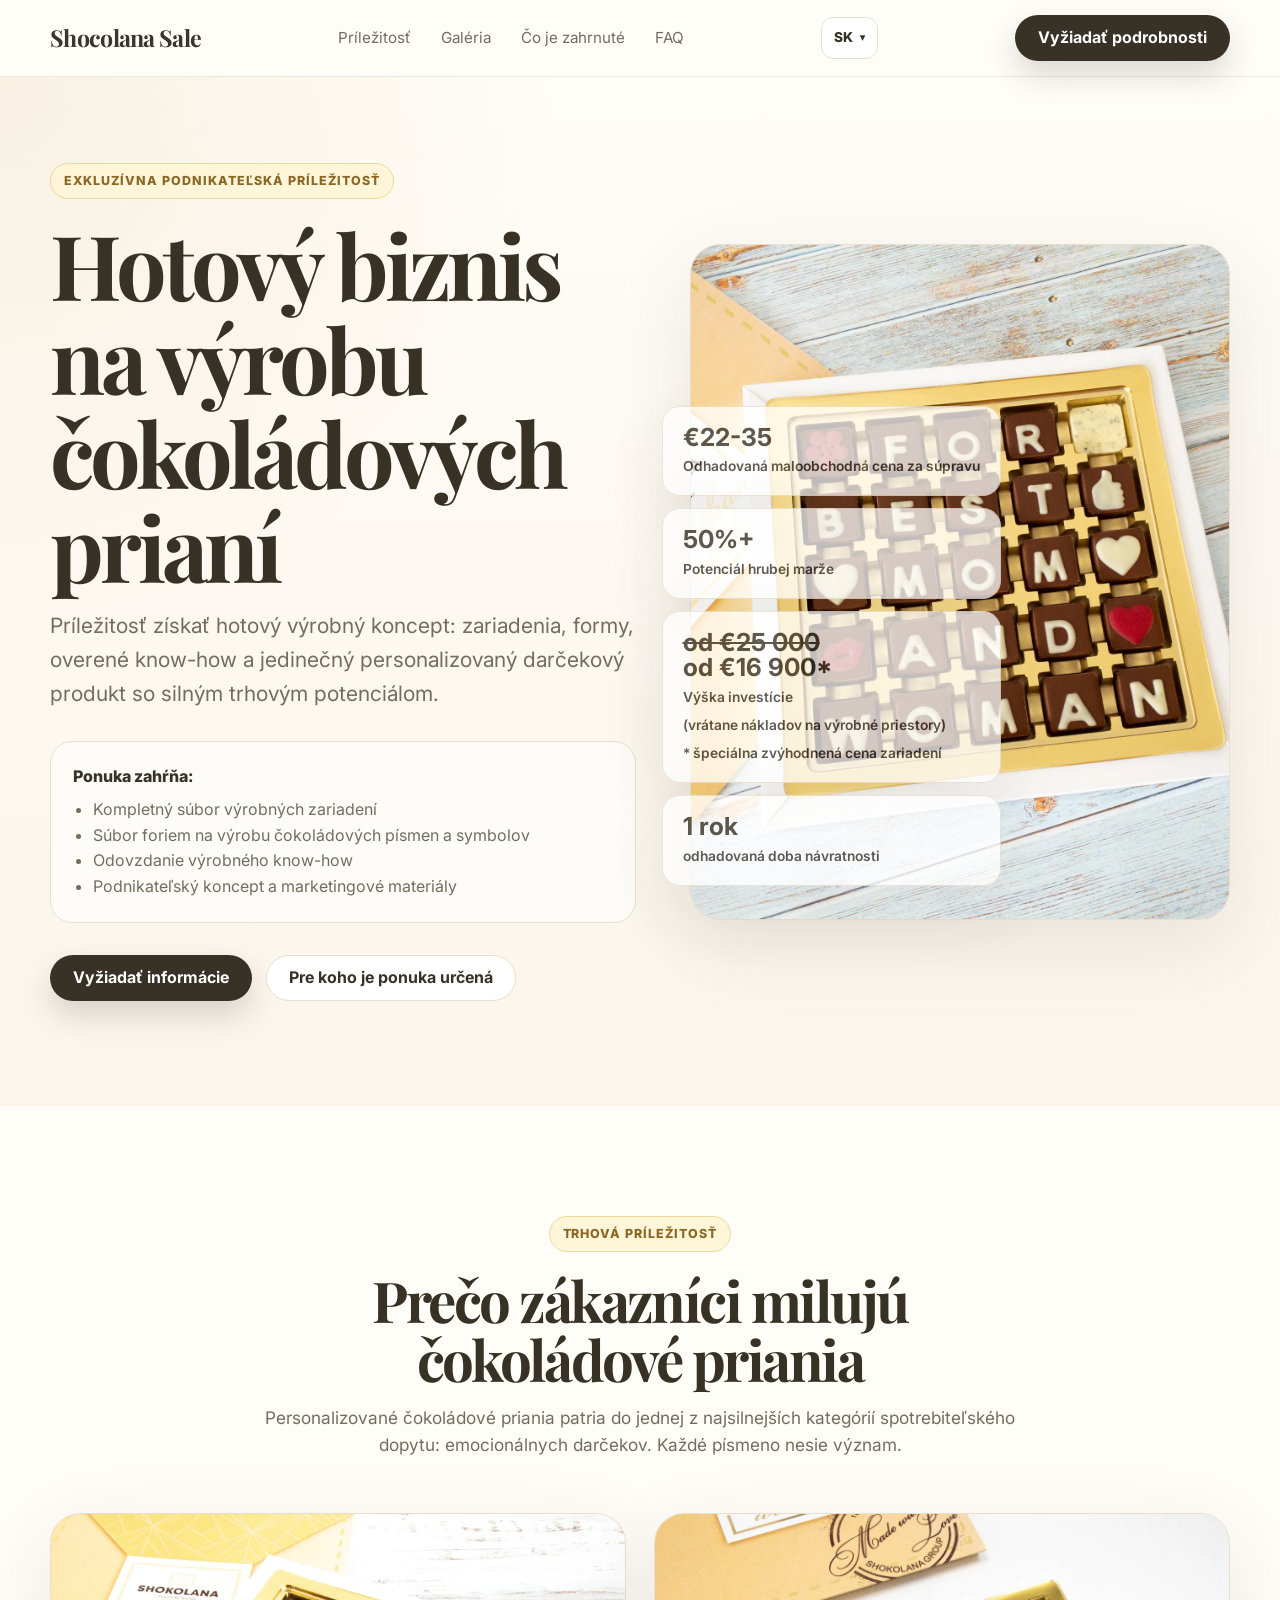
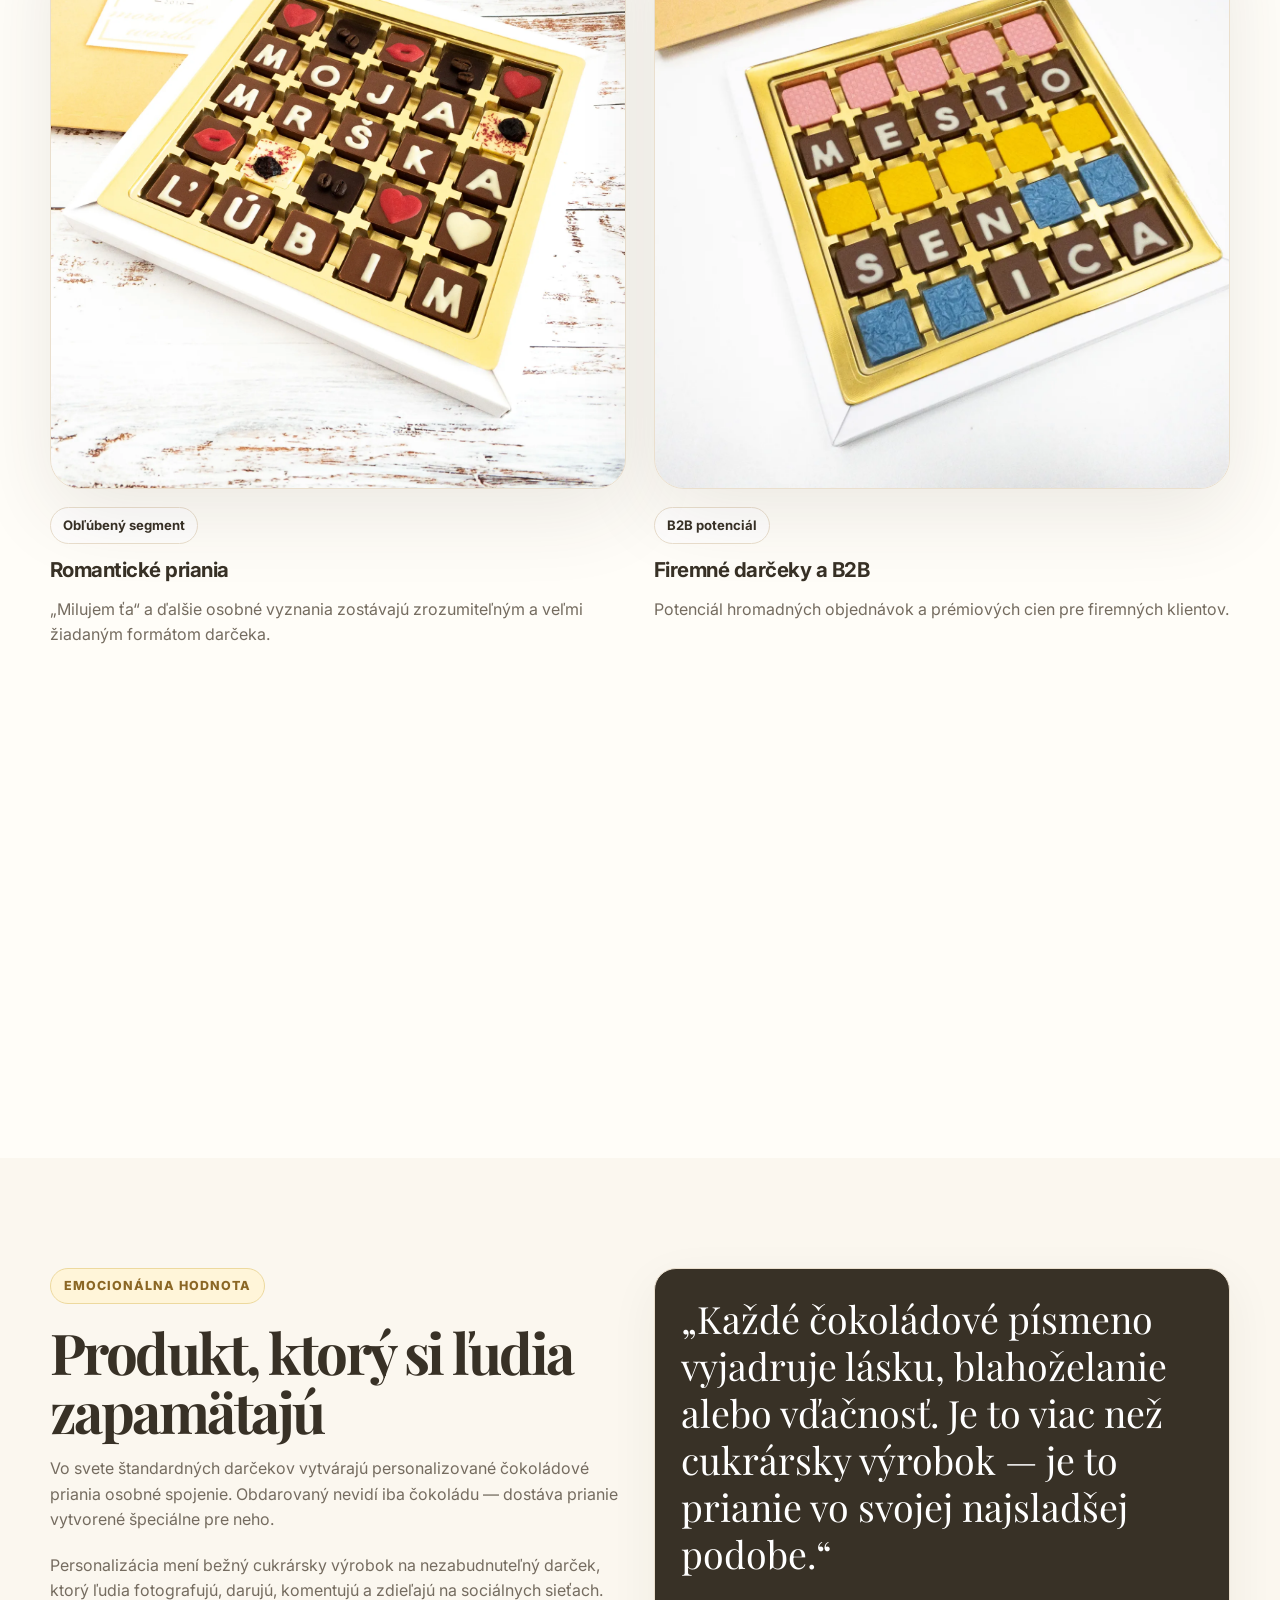
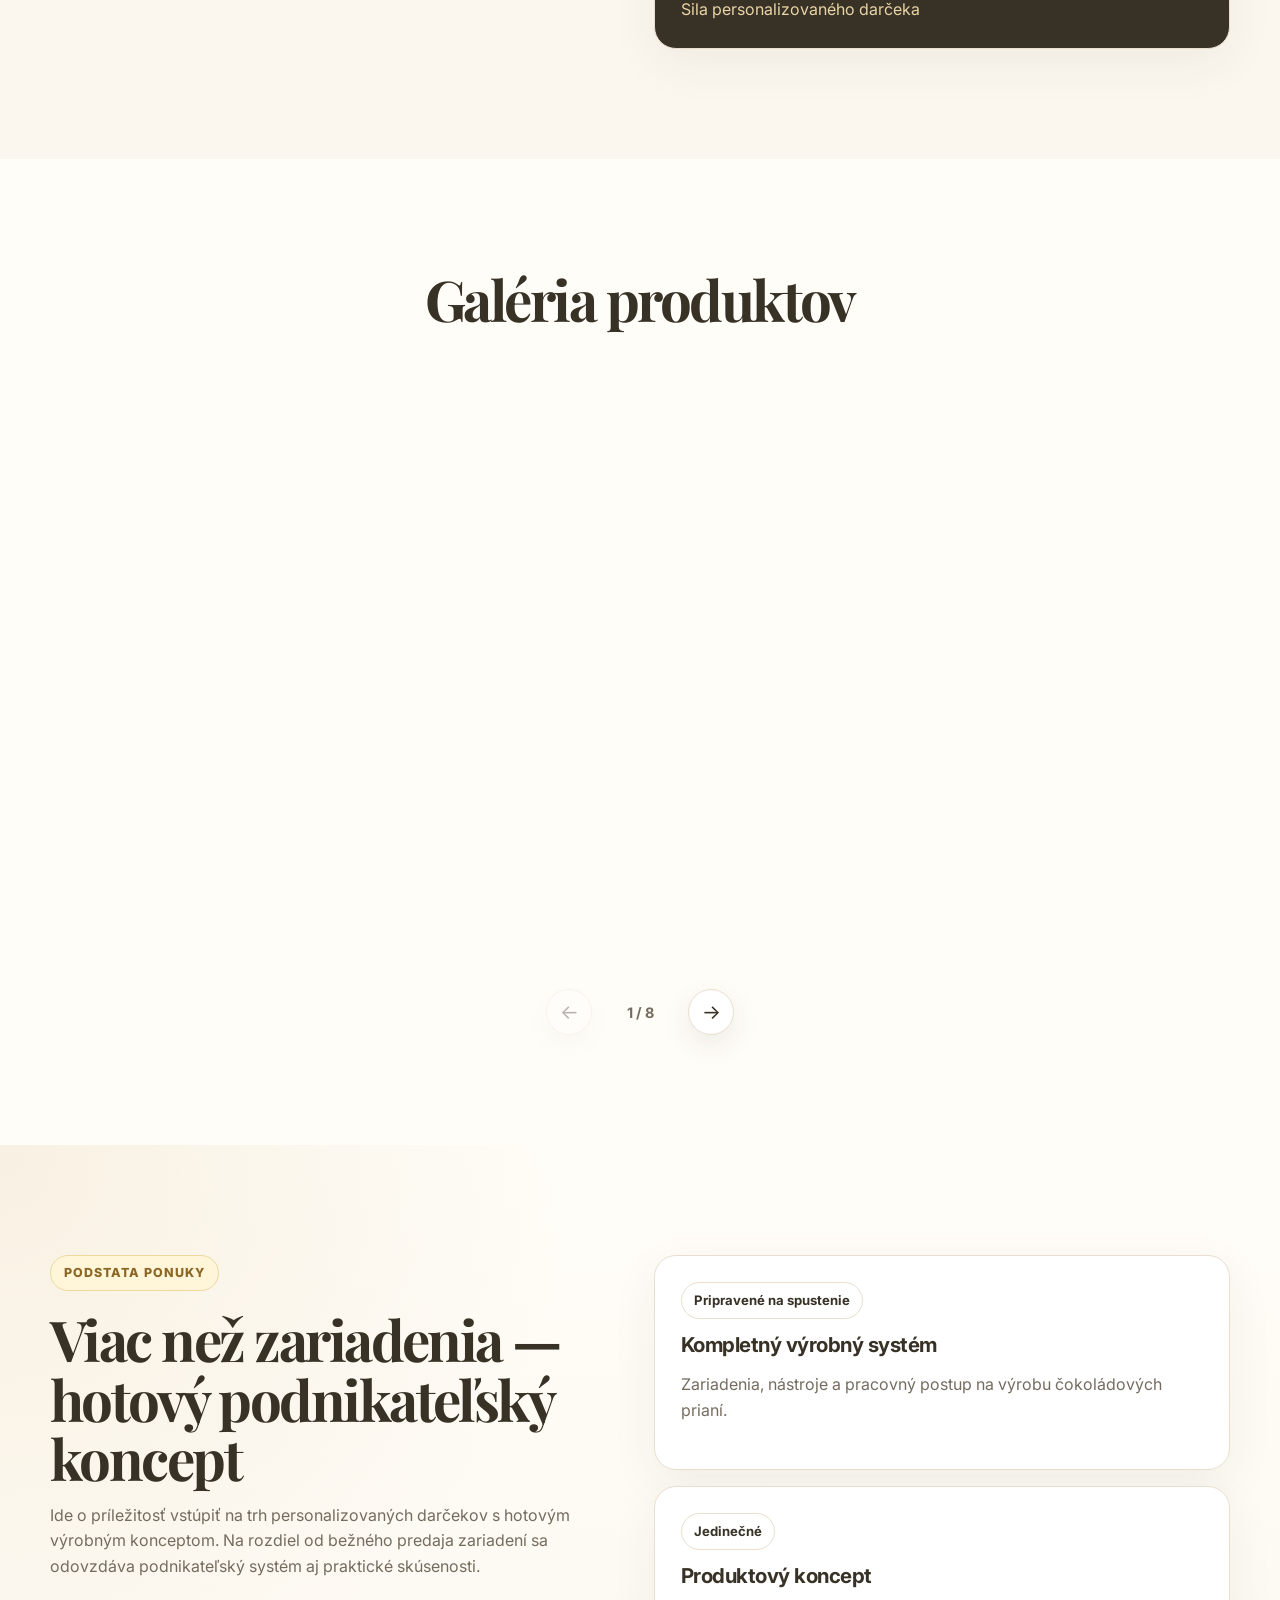
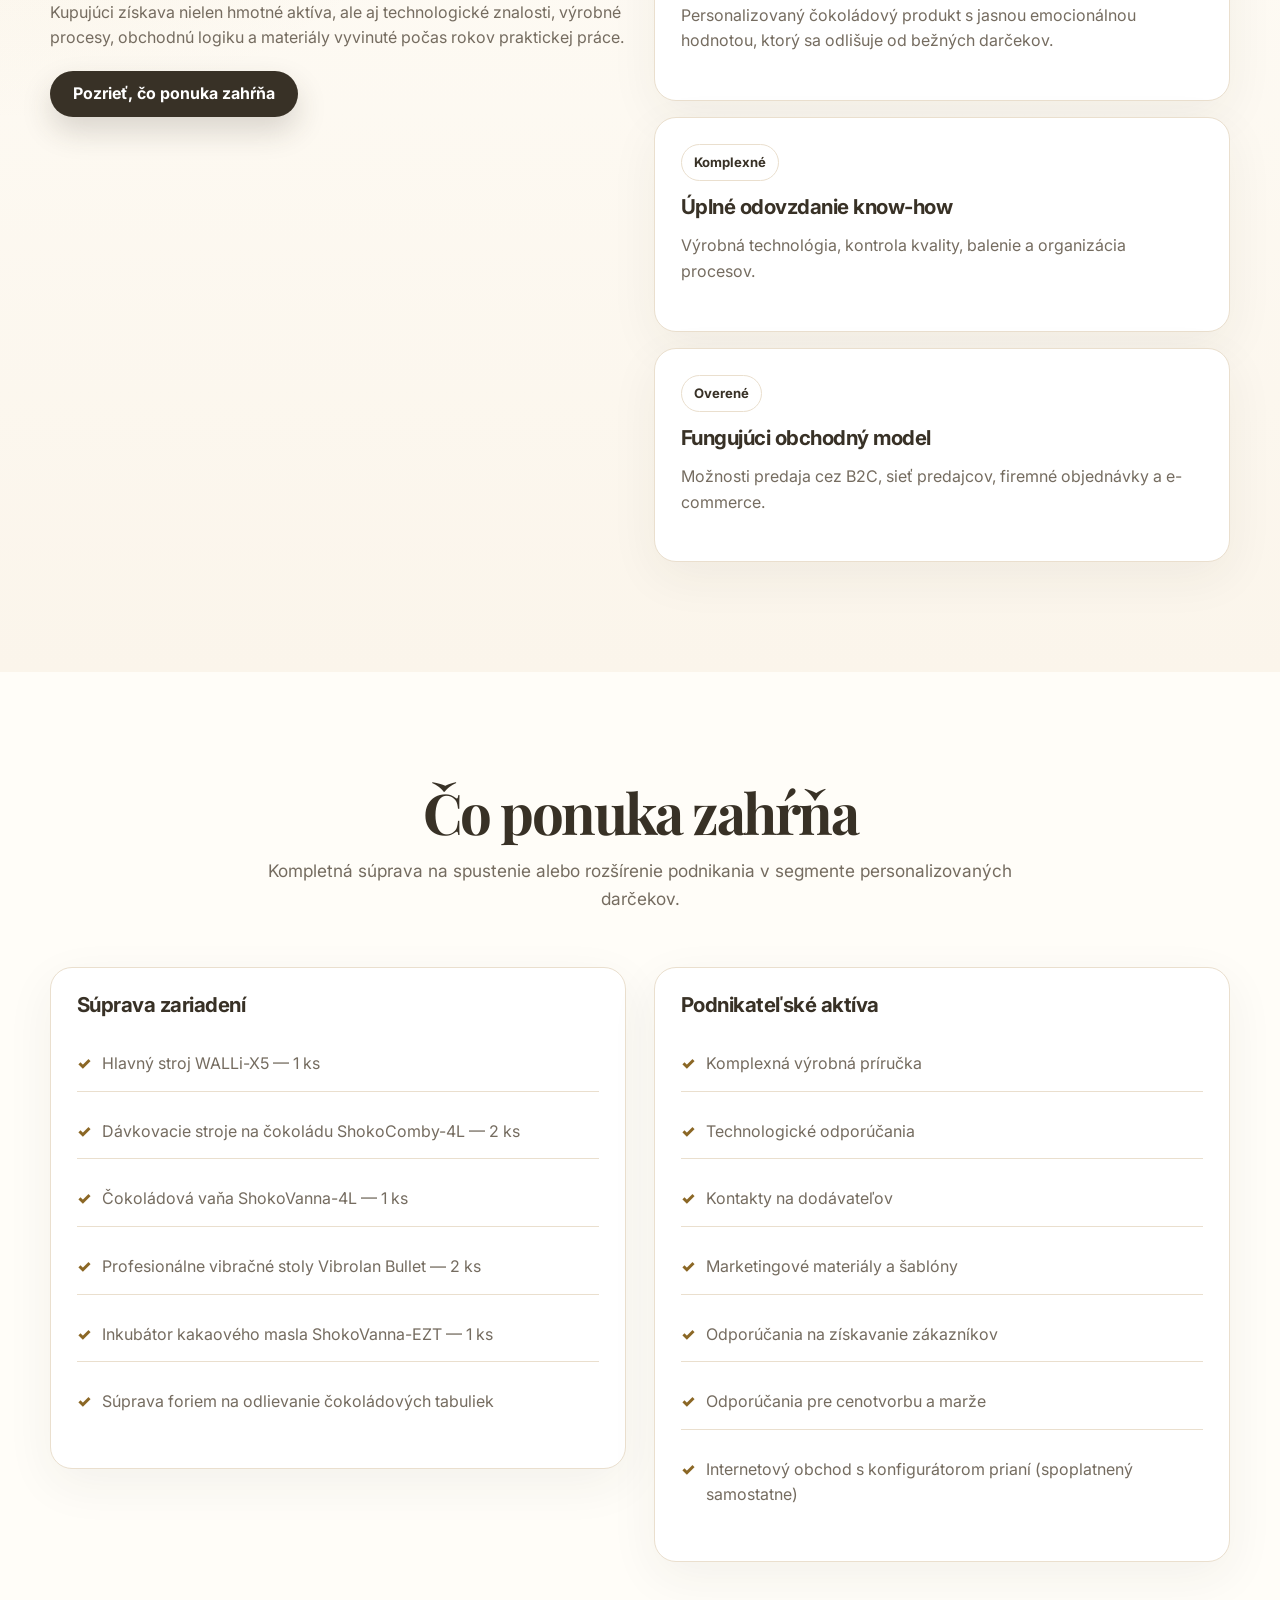
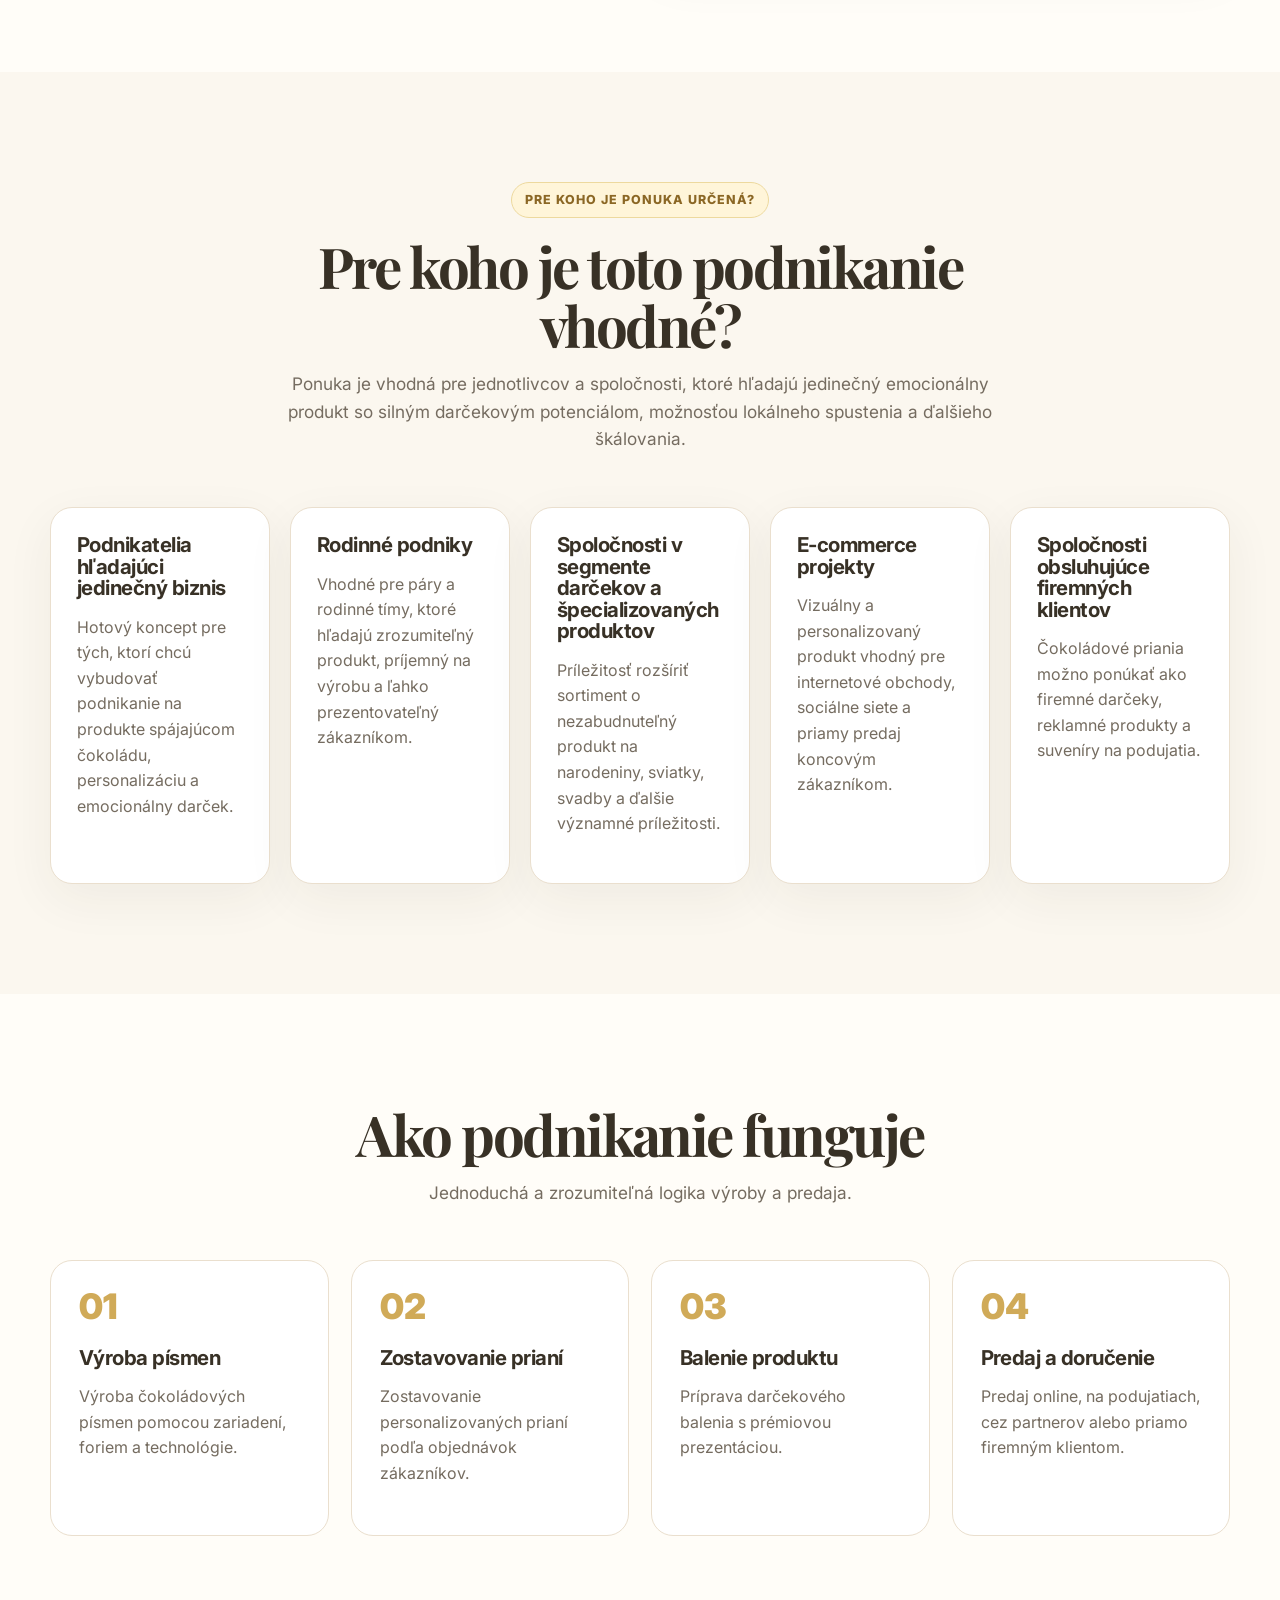
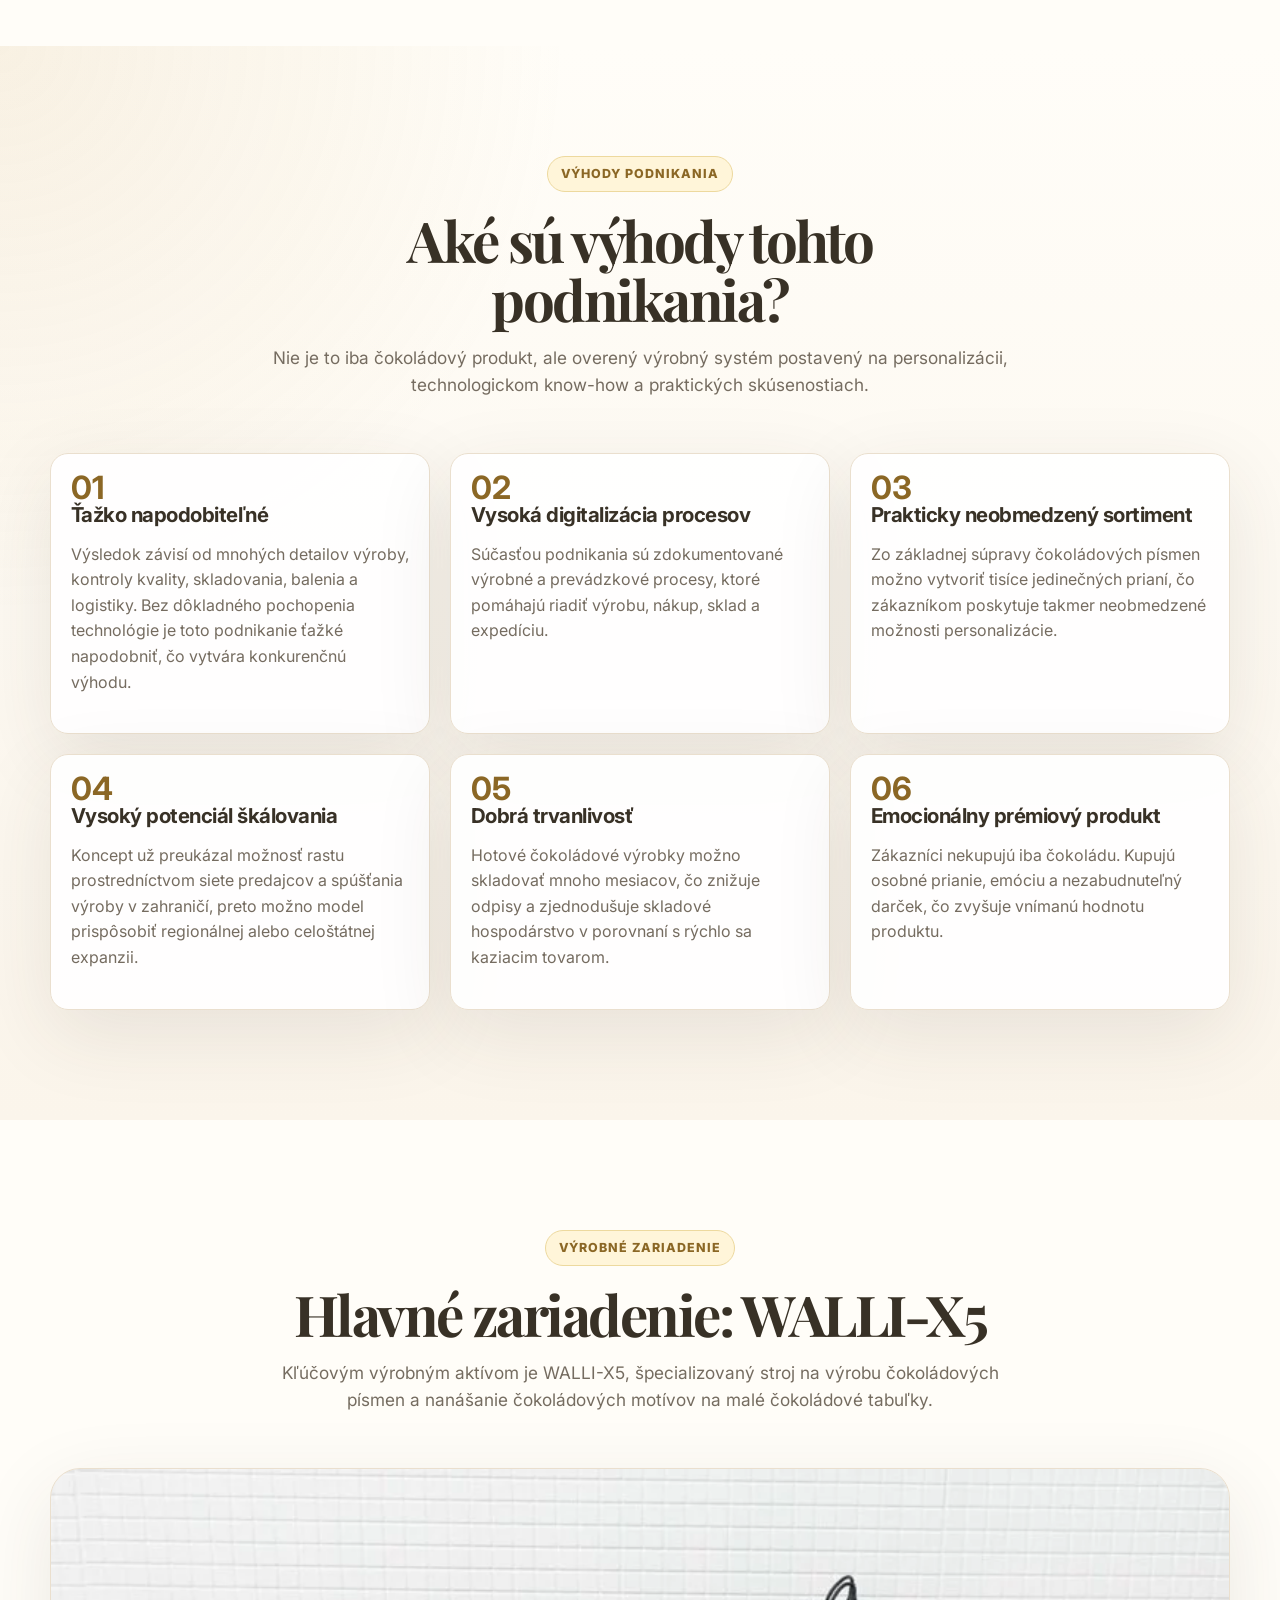
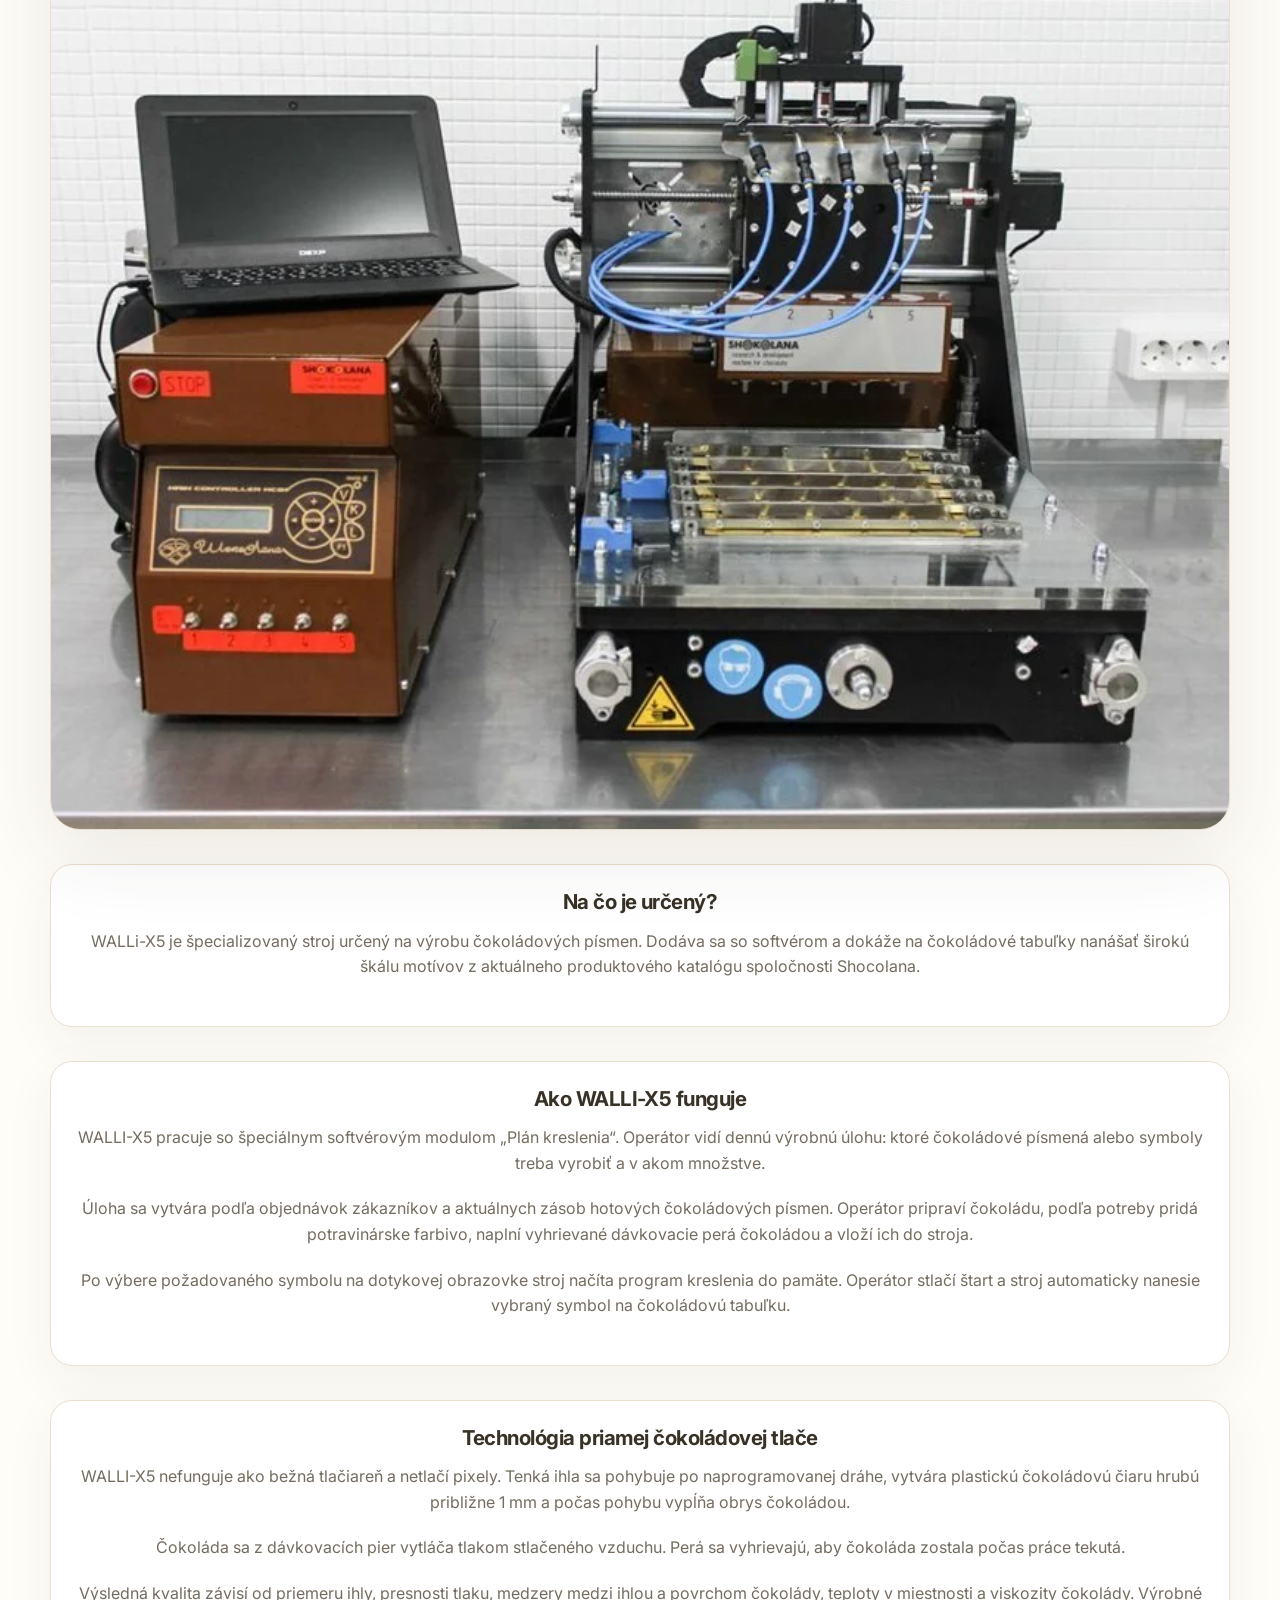
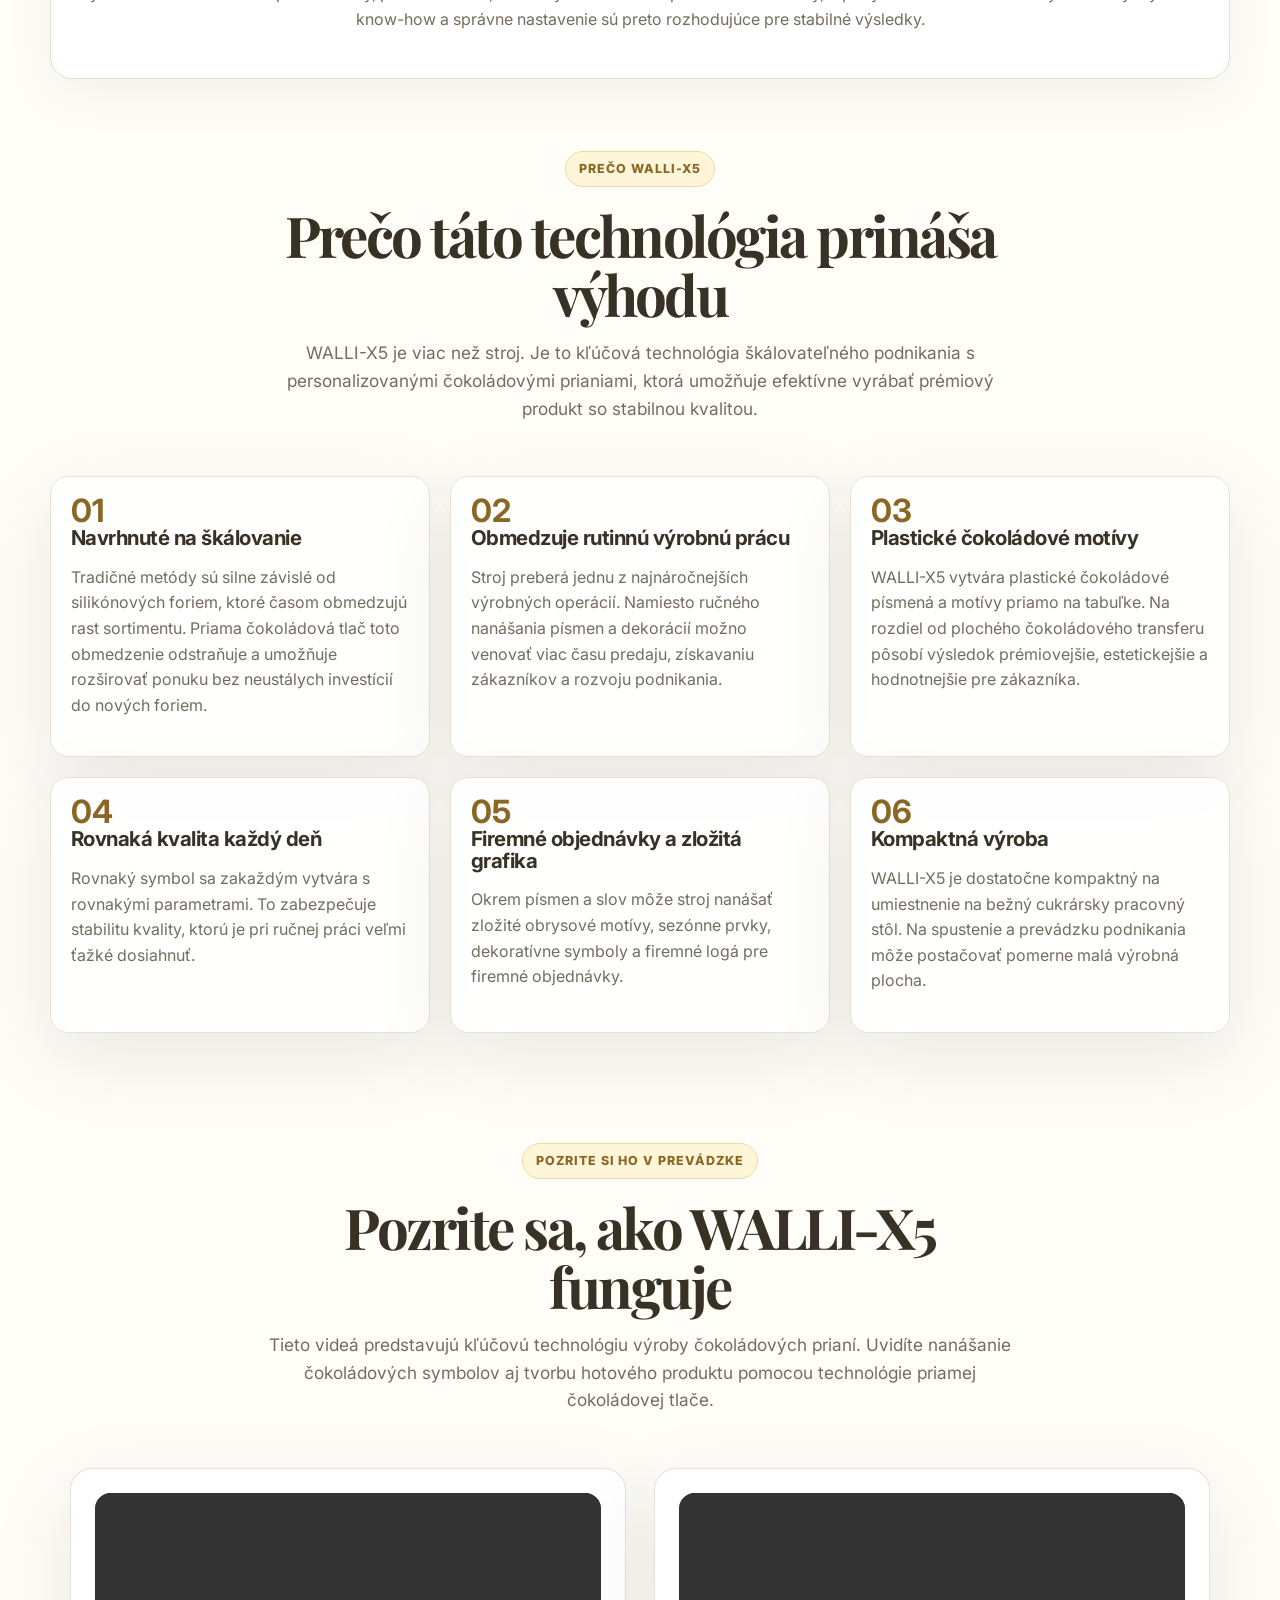
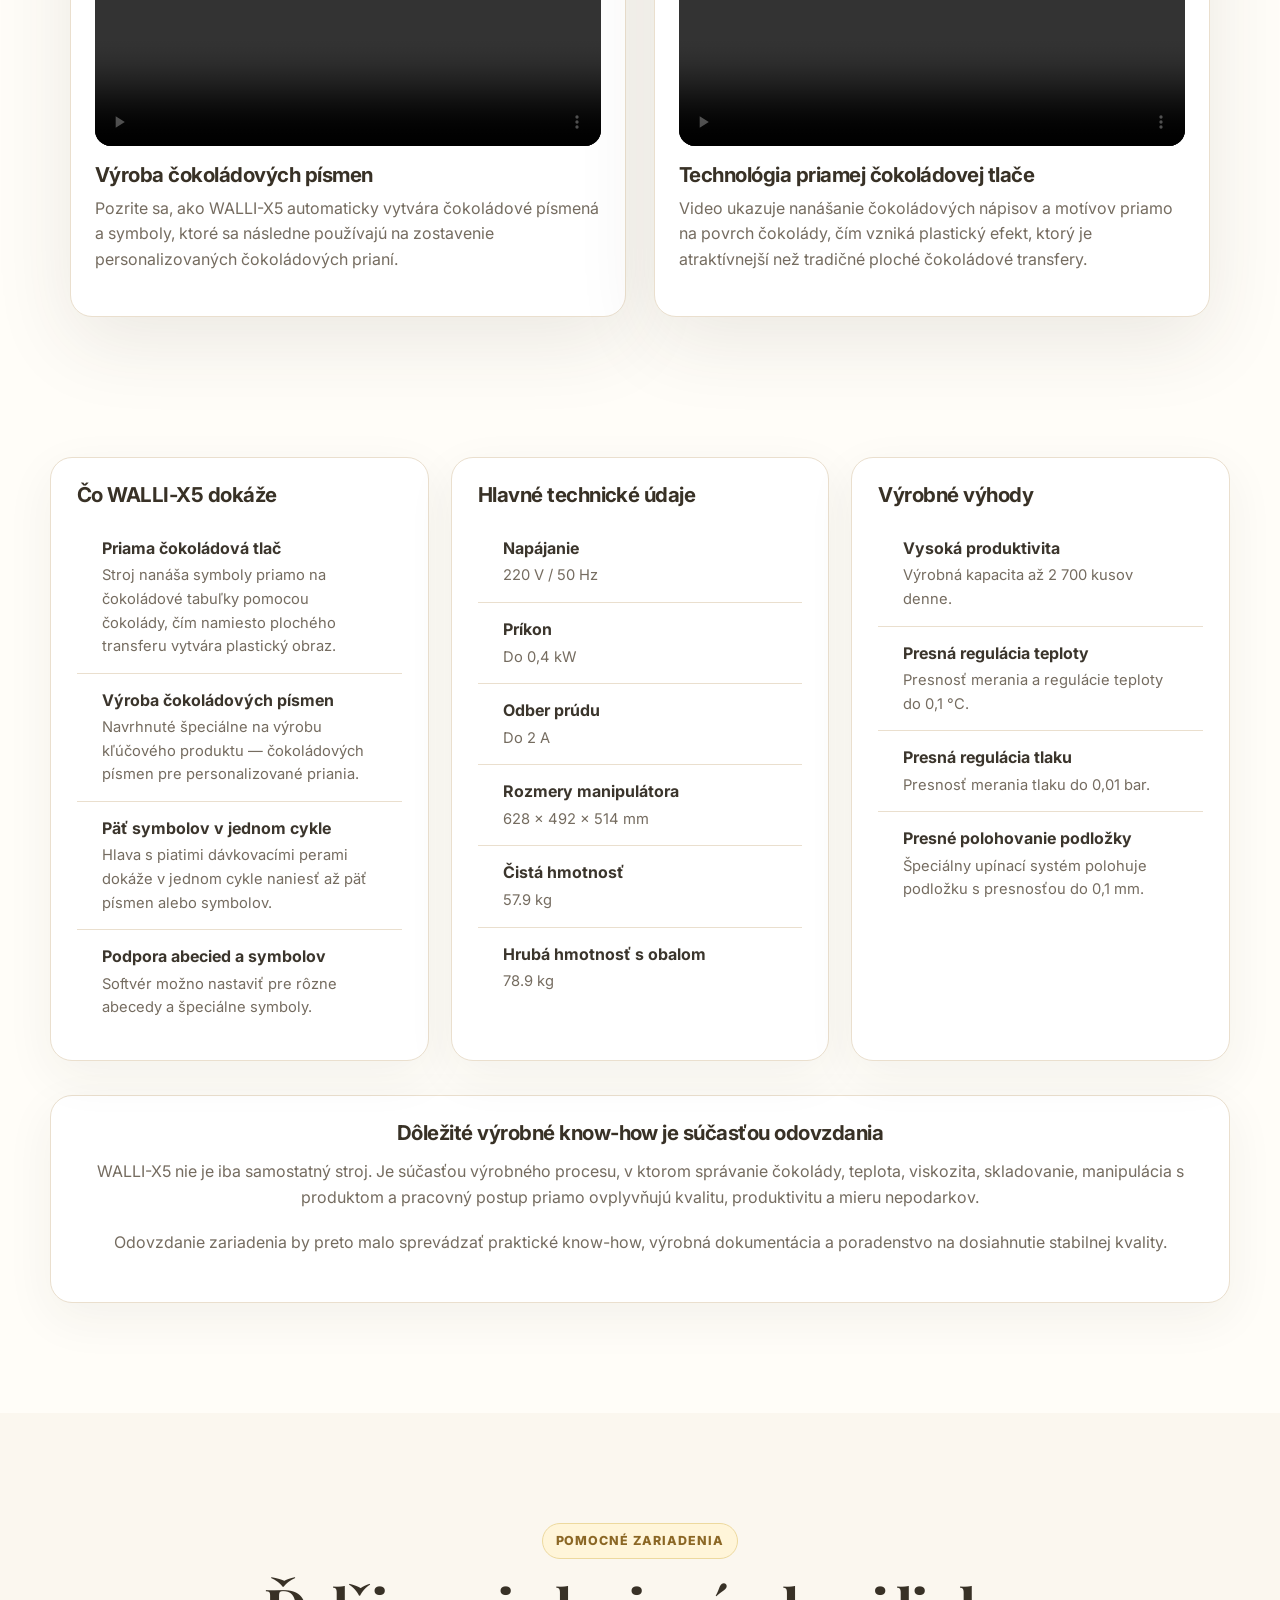
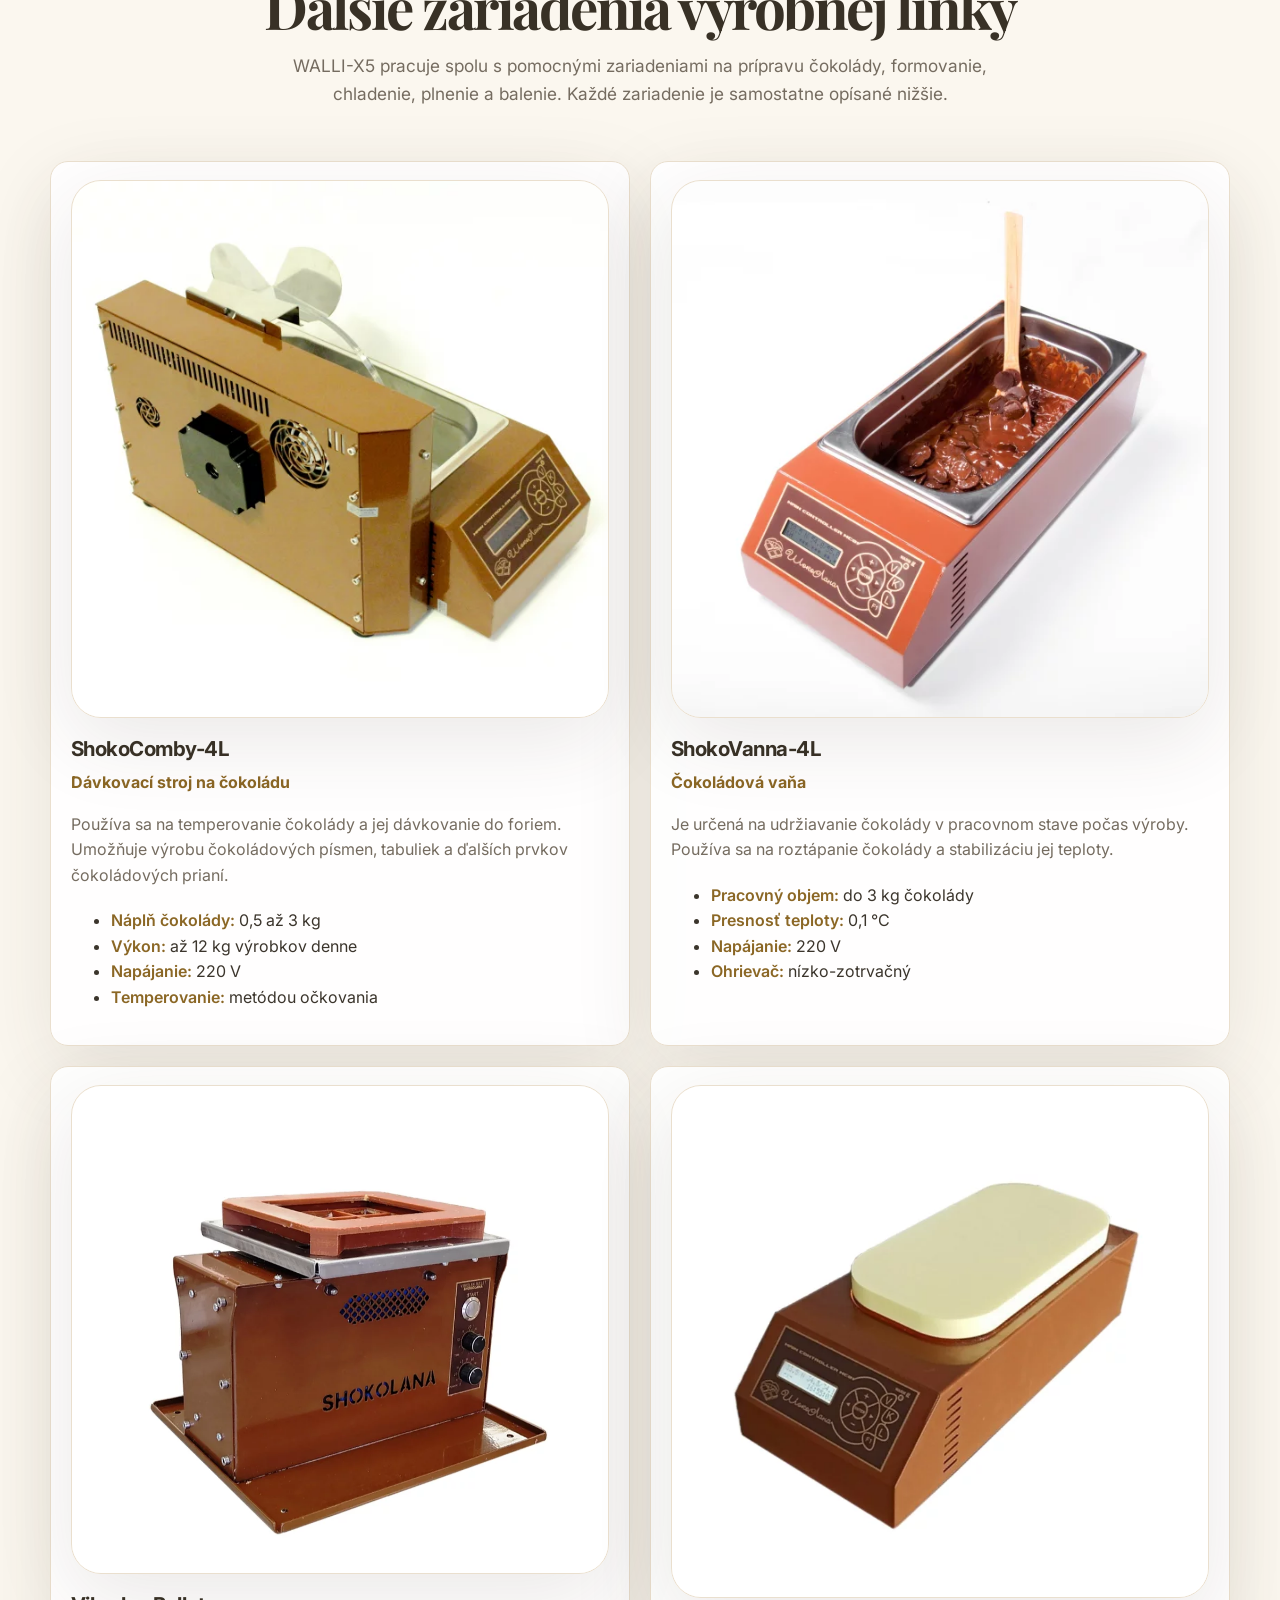
<file: index_sk.html>
<!doctype html>
<html lang="sk">
<head>
  <meta charset="utf-8">
  <meta name="viewport" content="width=device-width, initial-scale=1">
  <title>ShocolanaSale — podnik na výrobu personalizovaných čokoládových prianí</title>
  <meta name="description" content="Získajte hotový podnikateľský koncept na výrobu personalizovaných čokoládových prianí vrátane zariadení, foriem, know-how a podnikateľských aktív.">
  <meta property="og:title" content="Podnik na výrobu personalizovaných čokoládových prianí na predaj">
  <meta property="og:description" content="Hotová podnikateľská príležitosť zahŕňajúca výrobné zariadenia, formy, know-how a koncept prémiového darčekového produktu.">
  <meta property="og:type" content="website">
  <meta property="og:image" content="assets/img/og-cover.jpg">
  <link rel="preconnect" href="https://fonts.googleapis.com">
  <link rel="preconnect" href="https://fonts.gstatic.com" crossorigin>
  <link href="https://fonts.googleapis.com/css2?family=Inter:wght@400;500;600;700;800&amp;family=Playfair+Display:wght@600;700&amp;display=swap" rel="stylesheet">
  <link rel="stylesheet" href="styles.css">
  <script>document.documentElement.classList.add("js");</script>
</head>
<body>
<header class="site-header" id="top">
  <div class="container header-inner">
    <a class="logo" href="#top" aria-label="Domovská stránka ShocolanaSale">Shocolana Sale</a>

    <nav class="desktop-nav" aria-label="Hlavná navigácia">
      <a href="#opportunity">Príležitosť</a>
      <a href="#gallery">Galéria</a>
      <a href="#included">Čo je zahrnuté</a>
      <a href="#faq">FAQ</a>
    </nav>

    <details class="language-switcher desktop-language">
      <summary aria-label="Vybrať jazyk">SK</summary>
      <div class="language-menu">
        <a href="index_ru.html" lang="ru">Русский</a>
        <a href="index.html" lang="en">English</a>
        <a href="index_sk.html" lang="sk" aria-current="page">Slovenčina</a>
        <a href="index_sh.html" lang="sh-Latn">Srpskohrvatski</a>
        <a href="index_sl.html" lang="sl">Slovenščina</a>
      </div>
    </details>

    <a class="btn btn-primary desktop-cta" href="#contact">Vyžiadať podrobnosti</a>

    <button class="mobile-menu-btn" type="button" aria-label="Otvoriť menu" aria-expanded="false">
      <span></span><span></span><span></span>
    </button>
  </div>

  <div class="mobile-nav" hidden>
    <a href="#opportunity">Príležitosť</a>
    <a href="#gallery">Galéria</a>
    <a href="#included">Čo je zahrnuté</a>
    <a href="#faq">FAQ</a>
    <details class="language-switcher mobile-language">
      <summary aria-label="Vybrať jazyk">SK</summary>
      <div class="language-menu">
        <a href="index_ru.html" lang="ru">Русский</a>
        <a href="index.html" lang="en">English</a>
        <a href="index_sk.html" lang="sk" aria-current="page">Slovenčina</a>
        <a href="index_sh.html" lang="sh-Latn">Srpskohrvatski</a>
        <a href="index_sl.html" lang="sl">Slovenščina</a>
      </div>
    </details>
  </div>
</header>

<main>
  <section class="hero section-light">
    <div class="container hero-grid">
      <div class="hero-copy reveal">
        <div class="eyebrow">Exkluzívna podnikateľská príležitosť</div>
        <h1>Hotový biznis na výrobu čokoládových prianí</h1>
        <p class="lead">
          Príležitosť získať hotový výrobný koncept: zariadenia, formy,
          overené know-how a jedinečný personalizovaný darčekový produkt so silným trhovým potenciálom.
        </p>

        <div class="included-mini">
          <p>Ponuka zahŕňa:</p>
          <ul>
            <li>Kompletný súbor výrobných zariadení</li>
            <li>Súbor foriem na výrobu čokoládových písmen a symbolov</li>
            <li>Odovzdanie výrobného know-how</li>
            <li>Podnikateľský koncept a marketingové materiály</li>
          </ul>
        </div>

        <div class="hero-actions">
          <a class="btn btn-primary" href="#contact">Vyžiadať informácie</a>
          <a class="btn btn-secondary" href="#buyers">Pre koho je ponuka určená</a>
        </div>
      </div>

      <div class="hero-media reveal">
        <div class="image-card hero-image">
          <img src="assets/img/APC_0637.webp" alt="Darčeková krabička s personalizovaným čokoládovým prianím" loading="eager" onerror="this.closest('.image-card').classList.add('is-placeholder')">
        
        </div>

        <div class="floating-stats transparency stats-text">
          <div>
            <strong>€22-35</strong>
            <span>Odhadovaná maloobchodná cena za súpravu</span>
          </div>
          <div>
            <strong>50%+</strong>
            <span>Potenciál hrubej marže</span>
          </div>
          <div>
            <strong class="old-price">od €25 000</strong>
            <strong class="new-price">od €16 900*</strong>
            <span>Výška investície</span>
            <span>(vrátane nákladov na výrobné priestory)</span>
            <span>* špeciálna zvýhodnená cena zariadení</span>
          </div>
          <div>
            <strong>1 rok</strong>
            <span>odhadovaná doba návratnosti</span>
          </div>
        </div>
      </div>
    </div>
  </section>

  <section class="section" id="love">
    <div class="container">
      <div class="section-heading reveal">
        <div class="eyebrow">Trhová príležitosť</div>
        <h2>Prečo zákazníci milujú čokoládové priania</h2>
        <p>
          Personalizované čokoládové priania patria do jednej z najsilnejších kategórií spotrebiteľského dopytu:
          emocionálnych darčekov. Každé písmeno nesie význam.
        </p>
      </div>

      <div class="feature-grid reveal">
        <article class="feature-photo">
          <div class="image-card">
            <img src="assets/img/APC_0453.webp" alt="Romantické čokoládové prianie" loading="lazy" onerror="this.closest('.image-card').classList.add('is-placeholder')">
          </div>
          <div>
            <span class="pill">Obľúbený segment</span>
            <h3>Romantické priania</h3>
            <p>„Milujem ťa“ a ďalšie osobné vyznania zostávajú zrozumiteľným a veľmi žiadaným formátom darčeka.</p>
          </div>
        </article>

        <article class="feature-photo">
          <div class="image-card">
            <img src="assets/img/APC_2211.webp" alt="Firemný čokoládový darček" loading="lazy" onerror="this.closest('.image-card').classList.add('is-placeholder')">
          </div>
          <div>
            <span class="pill">B2B potenciál</span>
            <h3>Firemné darčeky a B2B</h3>
            <p>Potenciál hromadných objednávok a prémiových cien pre firemných klientov.</p>
          </div>
        </article>
      </div>

      <div class="cards-grid five reveal">
        <article class="card">
          <div class="icon">♡</div>
          <h3>Deň svätého Valentína</h3>
          <p>Romantické prianie, ktoré premení čokoládu na osobný darček.</p>
          <small>Sezónny vrchol dopytu</small>
        </article>
        <article class="card">
          <div class="icon">🎂</div>
          <h3>Narodeniny</h3>
          <p>Personalizované blahoželanie, ktoré sa môže stať ústredným prvkom oslavy.</p>
          <small>Celoročný dopyt</small>
        </article>
        <article class="card">
          <div class="icon">💍</div>
          <h3>Svadby a výročia</h3>
          <p>Elegantné darčeky a prejavy uznania, ktoré si ľudia zapamätajú.</p>
          <small>Prémiový B2B segment</small>
        </article>
        <article class="card">
          <div class="icon">🎁</div>
          <h3>Sviatky a výnimočné príležitosti</h3>
          <p>Vianoce, Deň matiek, promócie a ďalšie dôležité udalosti.</p>
          <small>Viacero sezónnych vrcholov</small>
        </article>
        <article class="card">
          <div class="icon">🏢</div>
          <h3>Firemné darčeky</h3>
          <p>Značkové čokoládové priania pre klientov, zamestnancov a podujatia.</p>
          <small>Potenciál prémiových cien</small>
        </article>
      </div>
    </div>
  </section>

  <section class="section section-warm">
    <div class="container remember-grid">
      <div class="reveal">
        <div class="eyebrow">Emocionálna hodnota</div>
        <h2>Produkt, ktorý si ľudia zapamätajú</h2>
        <p>
          Vo svete štandardných darčekov vytvárajú personalizované čokoládové priania osobné spojenie.
          Obdarovaný nevidí iba čokoládu — dostáva prianie vytvorené špeciálne pre neho.
        </p>
        <p>
          Personalizácia mení bežný cukrársky výrobok na nezabudnuteľný darček,
          ktorý ľudia fotografujú, darujú, komentujú a zdieľajú na sociálnych sieťach.
        </p>
      </div>

      <div class="quote-card reveal">
        <blockquote>
          „Každé čokoládové písmeno vyjadruje lásku, blahoželanie alebo vďačnosť.
          Je to viac než cukrársky výrobok — je to prianie vo svojej najsladšej podobe.“
        </blockquote>
        <span>Sila personalizovaného darčeka</span>
      </div>
    </div>
  </section>

  <section class="section" id="gallery">
    <div class="container">
      <div class="section-heading reveal">
        <h2>Galéria produktov</h2>
      </div>
      <div class="gallery-grid  reveal">
        
        <div class="image-card square"><img src="assets/img/product-galery/APC_1443.webp" alt="Darčekové krabičky" loading="lazy" onerror="this.closest('.image-card').classList.add('is-placeholder')"></div>
        <div class="image-card portrait"><img src="assets/img/product-galery/APC_1723.webp" alt="Firemné darčeky" loading="lazy" onerror="this.closest('.image-card').classList.add('is-placeholder')"></div>
        <div class="image-card square"><img src="assets/img/product-galery/APC_2052.webp" alt="Detail produktu" loading="lazy" onerror="this.closest('.image-card').classList.add('is-placeholder')"></div>
        <div class="image-card portrait"><img src="assets/img/product-galery/APC_2083.webp" alt="Detaily čokoládových písmen" loading="lazy" onerror="this.closest('.image-card').classList.add('is-placeholder')"></div>
        <div class="image-card portrait"><img src="assets/img/product-galery/APC_2151.webp" alt="Možnosti balenia" loading="lazy" onerror="this.closest('.image-card').classList.add('is-placeholder')"></div>
        <div class="image-card square"><img src="assets/img/product-galery/APC_2159.webp" alt="Možnosti balenia" loading="lazy" onerror="this.closest('.image-card').classList.add('is-placeholder')"></div>
        <div class="image-card portrait"><img src="assets/img/product-galery/APC_2192.webp" alt="Možnosti balenia" loading="lazy" onerror="this.closest('.image-card').classList.add('is-placeholder')"></div>
        <div class="image-card square"><img src="assets/img/product-galery/APC_2277.webp" alt="Čokoládové priania" loading="lazy" onerror="this.closest('.image-card').classList.add('is-placeholder')"></div>
      </div>
    </div>
  </section>

  <section class="section section-light" id="opportunity">
    <div class="container opportunity-grid">
      <div class="reveal">
        <div class="eyebrow">Podstata ponuky</div>
        <h2>Viac než zariadenia — hotový podnikateľský koncept</h2>
        <p>
          Ide o príležitosť vstúpiť na trh personalizovaných darčekov s hotovým výrobným konceptom.
          Na rozdiel od bežného predaja zariadení sa odovzdáva podnikateľský systém aj praktické skúsenosti.
        </p>
        <p>
          Kupujúci získava nielen hmotné aktíva, ale aj technologické znalosti,
          výrobné procesy, obchodnú logiku a materiály vyvinuté počas rokov praktickej práce.
        </p>
        <a class="btn btn-primary" href="#included">Pozrieť, čo ponuka zahŕňa</a>
      </div>

      <div class="feature-list reveal">
        <article class="card">
          <span class="pill">Pripravené na spustenie</span>
          <h3>Kompletný výrobný systém</h3>
          <p>Zariadenia, nástroje a pracovný postup na výrobu čokoládových prianí.</p>
        </article>
        <article class="card">
          <span class="pill">Jedinečné</span>
          <h3>Produktový koncept</h3>
          <p>Personalizovaný čokoládový produkt s jasnou emocionálnou hodnotou, ktorý sa odlišuje od bežných darčekov.</p>
        </article>
        <article class="card">
          <span class="pill">Komplexné</span>
          <h3>Úplné odovzdanie know-how</h3>
          <p>Výrobná technológia, kontrola kvality, balenie a organizácia procesov.</p>
        </article>
        <article class="card">
          <span class="pill">Overené</span>
          <h3>Fungujúci obchodný model</h3>
          <p>Možnosti predaja cez B2C, sieť predajcov, firemné objednávky a e-commerce.</p>
        </article>
      </div>
    </div>
  </section>

  <section class="section" id="included">
    <div class="container">
      <div class="section-heading reveal">
        <h2>Čo ponuka zahŕňa</h2>
        <p>Kompletná súprava na spustenie alebo rozšírenie podnikania v segmente personalizovaných darčekov.</p>
      </div>

      <div class="two-columns reveal">
        <article class="list-card">
          <h3>Súprava zariadení</h3>
          <ul class="check-list">
            <li>Hlavný stroj WALLi-X5 — 1 ks</li>
            <li>Dávkovacie stroje na čokoládu ShokoComby-4L — 2 ks</li>
            <li>Čokoládová vaňa ShokoVanna-4L — 1 ks</li>
            <li>Profesionálne vibračné stoly Vibrolan Bullet — 2 ks</li>
            <li>Inkubátor kakaového masla ShokoVanna-EZT — 1 ks</li>
            <li>Súprava foriem na odlievanie čokoládových tabuliek</li>
          </ul>
        </article>

        <article class="list-card">
          <h3>Podnikateľské aktíva</h3>
          <ul class="check-list">
            <li>Komplexná výrobná príručka</li>
            <li>Technologické odporúčania</li>
            <li>Kontakty na dodávateľov</li>
            <li>Marketingové materiály a šablóny</li>
            <li>Odporúčania na získavanie zákazníkov</li>
            <li>Odporúčania pre cenotvorbu a marže</li>
            <li>Internetový obchod s konfigurátorom prianí (spoplatnený samostatne)</li>
          </ul>
        </article>
      </div>
    </div>
  </section> 

  <section class="section section-warm" id="buyers">
    <div class="container">
      <div class="section-heading reveal">
        <div class="eyebrow">Pre koho je ponuka určená?</div>
        <h2>Pre koho je toto podnikanie vhodné?</h2>
        <p>
          Ponuka je vhodná pre jednotlivcov a spoločnosti, ktoré hľadajú jedinečný emocionálny produkt
          so silným darčekovým potenciálom, možnosťou lokálneho spustenia a ďalšieho škálovania.
        </p>
      </div>


      <div class="cards-grid buyers reveal">

        <article class="card">
          <h3>Podnikatelia hľadajúci jedinečný biznis</h3>
          <p>
            Hotový koncept pre tých, ktorí chcú vybudovať podnikanie na produkte
            spájajúcom čokoládu, personalizáciu a emocionálny darček.
          </p>
        </article>

        <article class="card">
          <h3>Rodinné podniky</h3>
          <p>
            Vhodné pre páry a rodinné tímy, ktoré hľadajú zrozumiteľný produkt,
            príjemný na výrobu a ľahko prezentovateľný zákazníkom.
          </p>
        </article>

        <article class="card">
          <h3>Spoločnosti v segmente darčekov a špecializovaných produktov</h3>
          <p>
            Príležitosť rozšíriť sortiment o nezabudnuteľný produkt na narodeniny,
            sviatky, svadby a ďalšie významné príležitosti.
          </p>
        </article>

        <article class="card">
          <h3>E-commerce projekty</h3>
          <p>
            Vizuálny a personalizovaný produkt vhodný pre internetové obchody,
            sociálne siete a priamy predaj koncovým zákazníkom.
          </p>
        </article>

        <article class="card">
          <h3>Spoločnosti obsluhujúce firemných klientov</h3>
          <p>
            Čokoládové priania možno ponúkať ako firemné darčeky,
            reklamné produkty a suveníry na podujatia.
          </p>
        </article>
      </div>
    </div>
  </section>

  <section class="section">
    <div class="container">
      <div class="section-heading reveal">
        <h2>Ako podnikanie funguje</h2>
        <p>Jednoduchá a zrozumiteľná logika výroby a predaja.</p>
      </div>

      <div class="steps reveal">
        <article><span>01</span><h3>Výroba písmen</h3><p>Výroba čokoládových písmen pomocou zariadení, foriem a technológie.</p></article>
        <article><span>02</span><h3>Zostavovanie prianí</h3><p>Zostavovanie personalizovaných prianí podľa objednávok zákazníkov.</p></article>
        <article><span>03</span><h3>Balenie produktu</h3><p>Príprava darčekového balenia s prémiovou prezentáciou.</p></article>
        <article><span>04</span><h3>Predaj a doručenie</h3><p>Predaj online, na podujatiach, cez partnerov alebo priamo firemným klientom.</p></article>
      </div>
    </div>
  </section>

  <section class="section section-light">
    <div class="container">
      <div class="section-heading reveal">
        <div class="eyebrow">Výhody podnikania</div>
        <h2>Aké sú výhody tohto podnikania?</h2>
        <p>
          Nie je to iba čokoládový produkt, ale overený výrobný systém
          postavený na personalizácii, technologickom know-how a praktických skúsenostiach.
        </p>
      </div>

      <div class="cards-grid six reveal">

        <article class="metric-card">
          <strong>01</strong>
          <h3>Ťažko napodobiteľné</h3>
          <p>
            Výsledok závisí od mnohých detailov výroby, kontroly kvality, skladovania,
            balenia a logistiky. Bez dôkladného pochopenia technológie
            je toto podnikanie ťažké napodobniť, čo vytvára konkurenčnú výhodu.
          </p>
        </article>

        <article class="metric-card">
          <strong>02</strong>
          <h3>Vysoká digitalizácia procesov</h3>
          <p>
            Súčasťou podnikania sú zdokumentované výrobné a prevádzkové procesy,
            ktoré pomáhajú riadiť výrobu, nákup, sklad a expedíciu.
          </p>
        </article>

        <article class="metric-card">
          <strong>03</strong>
          <h3>Prakticky neobmedzený sortiment</h3>
          <p>
            Zo základnej súpravy čokoládových písmen možno vytvoriť tisíce jedinečných prianí,
            čo zákazníkom poskytuje takmer neobmedzené možnosti personalizácie.
          </p>
        </article>

        <article class="metric-card">
          <strong>04</strong>
          <h3>Vysoký potenciál škálovania</h3>
          <p>
            Koncept už preukázal možnosť rastu prostredníctvom siete predajcov a spúšťania výroby v zahraničí,
            preto možno model prispôsobiť regionálnej alebo celoštátnej expanzii.
          </p>
        </article>

        <article class="metric-card">
          <strong>05</strong>
          <h3>Dobrá trvanlivosť</h3>
          <p>
            Hotové čokoládové výrobky možno skladovať mnoho mesiacov,
            čo znižuje odpisy a zjednodušuje skladové hospodárstvo v porovnaní s rýchlo sa kaziacim tovarom.
          </p>
        </article>

        <article class="metric-card">
          <strong>06</strong>
          <h3>Emocionálny prémiový produkt</h3>
          <p>
            Zákazníci nekupujú iba čokoládu.
            Kupujú osobné prianie, emóciu a nezabudnuteľný darček,
            čo zvyšuje vnímanú hodnotu produktu.
          </p>
        </article>

      </div>
    </div>
  </section>

  <section class="section" id="equipment">
    <div class="container">
      <div class="section-heading reveal">
        <div class="eyebrow">Výrobné zariadenie</div>
        <h2>Hlavné zariadenie: WALLI-X5</h2>
        <p>
          Kľúčovým výrobným aktívom je WALLI-X5, špecializovaný stroj na výrobu
          čokoládových písmen a nanášanie čokoládových motívov na malé čokoládové tabuľky.
        </p>
      </div>

      <div class="equipment-layout reveal">
        <div class="image-card ">
          <img
            class="image-valli"
            src="assets/img/VxntxwWB.webp"
            alt="Stroj WALLI-X5 na výrobu čokoládových písmen"
            loading="lazy"
            onerror="this.closest('.image-card').classList.add('is-placeholder')"
          >
        </div>
      </div>

      <div class="cta-panel reveal">
        <h3>Na čo je určený?</h3>
        <p>
          WALLi-X5 je špecializovaný stroj určený na výrobu čokoládových písmen.
          Dodáva sa so softvérom a dokáže na čokoládové tabuľky nanášať širokú škálu motívov
          z aktuálneho produktového katalógu spoločnosti Shocolana.
        </p>
      </div>

      <div class="cta-panel reveal">
        <h3>Ako WALLI-X5 funguje</h3>
        <p>
          WALLI-X5 pracuje so špeciálnym softvérovým modulom „Plán kreslenia“.
          Operátor vidí dennú výrobnú úlohu: ktoré čokoládové písmená alebo symboly
          treba vyrobiť a v akom množstve.
        </p>
        <p>
          Úloha sa vytvára podľa objednávok zákazníkov a aktuálnych zásob hotových čokoládových písmen.
          Operátor pripraví čokoládu, podľa potreby pridá potravinárske farbivo,
          naplní vyhrievané dávkovacie perá čokoládou a vloží ich do stroja.
        </p>
        <p>
          Po výbere požadovaného symbolu na dotykovej obrazovke stroj načíta program kreslenia
          do pamäte. Operátor stlačí štart a stroj automaticky nanesie vybraný symbol
          na čokoládovú tabuľku.
        </p>
      </div>

      <div class="cta-panel reveal">
        <h3>Technológia priamej čokoládovej tlače</h3>
        <p>
          WALLI-X5 nefunguje ako bežná tlačiareň a netlačí pixely.
          Tenká ihla sa pohybuje po naprogramovanej dráhe, vytvára plastickú čokoládovú
          čiaru hrubú približne 1 mm a počas pohybu vypĺňa obrys čokoládou.
        </p>
        <p>
          Čokoláda sa z dávkovacích pier vytláča tlakom stlačeného vzduchu.
          Perá sa vyhrievajú, aby čokoláda zostala počas práce tekutá.
        </p>
        <p>
          Výsledná kvalita závisí od priemeru ihly, presnosti tlaku, medzery medzi ihlou
          a povrchom čokolády, teploty v miestnosti a viskozity čokolády.
          Výrobné know-how a správne nastavenie sú preto rozhodujúce pre stabilné výsledky.
        </p>
      </div>
      <div class="section-heading reveal">
        <div class="equipment-subheading"></div>
        <div class="eyebrow">Prečo WALLI-X5</div>
        <h2>Prečo táto technológia prináša výhodu</h2>
        <p>
          WALLI-X5 je viac než stroj. Je to kľúčová technológia škálovateľného podnikania
          s personalizovanými čokoládovými prianiami, ktorá umožňuje efektívne vyrábať prémiový produkt so stabilnou kvalitou.
        </p>
      </div>

      <div class="cards-grid six reveal">

        <article class="metric-card">
          <strong>01</strong>
          <h3>Navrhnuté na škálovanie</h3>
          <p>
            Tradičné metódy sú silne závislé od silikónových foriem, ktoré časom obmedzujú rast sortimentu.
            Priama čokoládová tlač toto obmedzenie odstraňuje a umožňuje rozširovať ponuku bez neustálych investícií do nových foriem.
          </p>
        </article>

        <article class="metric-card">
          <strong>02</strong>
          <h3>Obmedzuje rutinnú výrobnú prácu</h3>
          <p>
            Stroj preberá jednu z najnáročnejších výrobných operácií.
            Namiesto ručného nanášania písmen a dekorácií možno venovať viac času predaju,
            získavaniu zákazníkov a rozvoju podnikania.
          </p>
        </article>

        <article class="metric-card">
          <strong>03</strong>
          <h3>Plastické čokoládové motívy</h3>
          <p>
            WALLI-X5 vytvára plastické čokoládové písmená a motívy priamo na tabuľke.
            Na rozdiel od plochého čokoládového transferu pôsobí výsledok prémiovejšie,
            estetickejšie a hodnotnejšie pre zákazníka.
          </p>
        </article>

        <article class="metric-card">
          <strong>04</strong>
          <h3>Rovnaká kvalita každý deň</h3>
          <p>
            Rovnaký symbol sa zakaždým vytvára s rovnakými parametrami.
            To zabezpečuje stabilitu kvality, ktorú je pri ručnej práci veľmi ťažké dosiahnuť.
          </p>
        </article>

        <article class="metric-card">
          <strong>05</strong>
          <h3>Firemné objednávky a zložitá grafika</h3>
          <p>
            Okrem písmen a slov môže stroj nanášať zložité obrysové motívy,
            sezónne prvky, dekoratívne symboly a firemné logá pre firemné objednávky.
          </p>
        </article>

        <article class="metric-card">
          <strong>06</strong>
          <h3>Kompaktná výroba</h3>
          <p>
            WALLI-X5 je dostatočne kompaktný na umiestnenie na bežný cukrársky pracovný stôl.
            Na spustenie a prevádzku podnikania môže postačovať pomerne malá výrobná plocha.
          </p>
        </article>
      </div>

      <section class="section" id="videos">
        <div class="container">

          <div class="section-heading reveal">
            <div class="eyebrow">Pozrite si ho v prevádzke</div>
            <h2>Pozrite sa, ako WALLI-X5 funguje</h2>
            <p>
              Tieto videá predstavujú kľúčovú technológiu výroby čokoládových prianí.
              Uvidíte nanášanie čokoládových symbolov aj tvorbu hotového produktu
              pomocou technológie priamej čokoládovej tlače.
            </p>
          </div>

          <div class="video-grid reveal">

            <div class="video-card">
              <div class="video-wrapper">
                <video controls preload="metadata">
                  <source src="assets/img/video/IMG_8315_optimized.mp4" type="video/mp4">
                </video>
              </div>

              <h3>Výroba čokoládových písmen</h3>

              <p>
                Pozrite sa, ako WALLI-X5 automaticky vytvára čokoládové písmená a symboly,
                ktoré sa následne používajú na zostavenie personalizovaných čokoládových prianí.
              </p>
            </div>

            <div class="video-card">
              <div class="video-wrapper">
                <video controls preload="metadata">
                  <source src="assets/img/video/video_1_optimized.mp4" type="video/mp4">
                </video>
              </div>

              <h3>Technológia priamej čokoládovej tlače</h3>

              <p>
                Video ukazuje nanášanie čokoládových nápisov a motívov priamo na povrch čokolády,
                čím vzniká plastický efekt, ktorý je atraktívnejší než tradičné ploché čokoládové transfery.
              </p>
            </div>

          </div>

        </div>
      </section>



      <div class="three-columns reveal">
        <article class="list-card">
          <h3>Čo WALLI-X5 dokáže</h3>
          <ul>
            <li>
              <strong>Priama čokoládová tlač</strong>
              <span>
                Stroj nanáša symboly priamo na čokoládové tabuľky pomocou čokolády,
                čím namiesto plochého transferu vytvára plastický obraz.
              </span>
            </li>
            <li>
              <strong>Výroba čokoládových písmen</strong>
              <span>Navrhnuté špeciálne na výrobu kľúčového produktu — čokoládových písmen pre personalizované priania.</span>
            </li>
            <li>
              <strong>Päť symbolov v jednom cykle</strong>
              <span>Hlava s piatimi dávkovacími perami dokáže v jednom cykle naniesť až päť písmen alebo symbolov.</span>
            </li>
            <li>
              <strong>Podpora abecied a symbolov</strong>
              <span>Softvér možno nastaviť pre rôzne abecedy a špeciálne symboly.</span>
            </li>
          </ul>
        </article>

        <article class="list-card">
          <h3>Hlavné technické údaje</h3>
          <ul>
            <li>
              <strong>Napájanie</strong>
              <span>220 V / 50 Hz</span>
            </li>
            <li>
              <strong>Príkon</strong>
              <span>Do 0,4 kW</span>
            </li>
            <li>
              <strong>Odber prúdu</strong>
              <span>Do 2 A</span>
            </li>
            <li>
              <strong>Rozmery manipulátora</strong>
              <span>628 × 492 × 514 mm</span>
            </li>
            <li>
              <strong>Čistá hmotnosť</strong>
              <span>57.9 kg</span>
            </li>
            <li>
              <strong>Hrubá hmotnosť s obalom</strong>
              <span>78.9 kg</span>
            </li>
          </ul>
        </article>

        <article class="list-card">
          <h3>Výrobné výhody</h3>
          <ul>
            <li>
              <strong>Vysoká produktivita</strong>
              <span>Výrobná kapacita až 2 700 kusov denne.</span>
            </li>
            <li>
              <strong>Presná regulácia teploty</strong>
              <span>Presnosť merania a regulácie teploty do 0,1 °C.</span>
            </li>
            <li>
              <strong>Presná regulácia tlaku</strong>
              <span>Presnosť merania tlaku do 0,01 bar.</span>
            </li>
            <li>
              <strong>Presné polohovanie podložky</strong>
              <span>Špeciálny upínací systém polohuje podložku s presnosťou do 0,1 mm.</span>
            </li>
          </ul>
        </article>
      </div>

      <div class="cta-panel reveal">
        <h3>Dôležité výrobné know-how je súčasťou odovzdania</h3>
        <p>
          WALLI-X5 nie je iba samostatný stroj. Je súčasťou výrobného procesu, v ktorom
          správanie čokolády, teplota, viskozita, skladovanie, manipulácia s produktom a pracovný postup
          priamo ovplyvňujú kvalitu, produktivitu a mieru nepodarkov.
        </p>
        <p>
          Odovzdanie zariadenia by preto malo sprevádzať praktické know-how,
          výrobná dokumentácia a poradenstvo na dosiahnutie stabilnej kvality.
        </p>
      </div>
    </div>
  </section>

  <section class="section section-warm">
    <div class="container">
    <div class="section-heading reveal equipment-subheading">
      <div class="eyebrow">Pomocné zariadenia</div>
      <h2>Ďalšie zariadenia výrobnej linky</h2>
      <p>
        WALLI-X5 pracuje spolu s pomocnými zariadeniami na prípravu čokolády,
        formovanie, chladenie, plnenie a balenie. Každé zariadenie je samostatne opísané nižšie.
      </p>
    </div>

    <div class="cards-grid four reveal">
      <article class="metric-card">
        <div class="image-card equipment-photo bottom-20">
           <img src="assets/img/equipment/full_ShocoComby.webp" alt="ShokoComby-4L"> 
        </div> 
          <h3>ShokoComby-4L</h3> 
          <h4>Dávkovací stroj na čokoládu</h4>
          <p> Používa sa na temperovanie čokolády a jej dávkovanie do foriem.
            Umožňuje výrobu čokoládových písmen, tabuliek a ďalších
            prvkov čokoládových prianí.
          </p> 
          <ul class="spec-list">
            <li><span class="spec-label">Náplň čokolády:</span> 0,5 až 3 kg</li>
            <li><span class="spec-label">Výkon:</span> až 12 kg výrobkov denne</li>
            <li><span class="spec-label">Napájanie:</span> 220 V</li>
            <li><span class="spec-label">Temperovanie:</span> metódou očkovania</li>
          </ul>
      </article>

      <article class="metric-card">
        <div class="image-card equipment-photo bottom-20"> 
          <img src="assets/img/equipment/full_ShocoVanna.webp" alt="ShokoVanna-4L"> 
        </div> 
        <h3>ShokoVanna-4L</h3> 
        <h4>Čokoládová vaňa</h4>
        <p> Je určená na udržiavanie čokolády v pracovnom stave počas výroby.
          Používa sa na roztápanie čokolády a stabilizáciu jej teploty.
        </p> 
        <ul class="spec-list"> 
          <li><span class="spec-label">Pracovný objem:</span> do 3 kg čokolády</li>
          <li><span class="spec-label">Presnosť teploty:</span> 0,1 °C</li>
          <li><span class="spec-label">Napájanie:</span> 220 V</li>
          <li><span class="spec-label">Ohrievač:</span> nízko-zotrvačný</li>
        </ul>
      </article>

      <article class="metric-card">
        <div class="image-card equipment-photo bottom-20"> 
          <img src="assets/img/equipment/full_Vibrolan.webp" alt="Vibrolan Bullet"> 
        </div> 
        <h3>Vibrolan Bullet</h3> 
        <h4>Profesionálny vibračný stôl</h4>
        <p> Používa sa na odstránenie vzduchových bublín z čokolády po naliatí do foriem.
          Pomáha dosiahnuť kvalitnejší povrch hotových výrobkov.
        </p> 
        <ul class="spec-list"> 
          <li><span class="spec-label">Účel:</span> odstránenie vzduchových bublín</li>
          <li><span class="spec-label">Vhodný pre:</span> plastové a silikónové formy</li>
          <li><span class="spec-label">Prínos:</span> zníženie počtu chybných výrobkov</li>
          <li><span class="spec-label">Konštrukcia:</span> kompaktné stolové vyhotovenie</li>
        </ul>
      </article>

      <article class="metric-card">
        <div class="image-card equipment-photo bottom-20">
          <img src="assets/img/equipment/full_EZT.webp" alt="ShokoVanna-EZT"> 
        </div> 
        <h3>ShokoVanna-EZT</h3> 
        <h4>Inkubátor kakaového masla</h4>
        <p> Používa sa na výrobu „hodvábu“ — stabilných beta kryštálov kakaového masla typu V (33,8 °C),
          potrebných na profesionálne temperovanie čokolády.
        </p> 
        <ul class="spec-list"> 
          <li><span class="spec-label">Technológia:</span> EZtemper</li>
          <li><span class="spec-label">Účel:</span> príprava kakaového masla</li>
          <li><span class="spec-label">Výsledok:</span> stabilné temperovanie</li>
          <li><span class="spec-label">Presnosť merania:</span> +/- 0,1 °C</li>
          <li><span class="spec-label">Prevádzkový režim:</span> nepretržitý</li>
          <li><span class="spec-label">Príkon:</span> 10 W</li>
        </ul>
      </article>
    </div>
    </div>
  </section>


  <section class="section section-light" id="equipment-videos">
    <div class="container">

      <div class="section-heading reveal">
        <div class="eyebrow">Pozrite si ich v prevádzke</div>
        <h2>Pozrite sa, ako pomocné zariadenia fungujú</h2>
        <p>
          Tieto videá predstavujú výrobu základných čokoládových tabuliek na nanášanie písmen
          a dekoratívnych tabuliek používaných na zostavenie súprav prianí.
        </p>
      </div>

      <div class="video-grid reveal">

        <div class="video-card">
          <div class="video-wrapper">
            <video controls preload="metadata">
              <source src="assets/img/video/film_1_optimized.mp4" type="video/mp4">
            </video>
          </div>

          <h3>Výroba čokoládových tabuliek s mandľami</h3>

          <p>
            Pozrite sa, ako sa pomocou ShokoComby-4L a Vibrolan Bullet vyrábajú tabuľky z bielej čokolády s mandľami.
          </p>
        </div>

        <div class="video-card">
          <div class="video-wrapper">
            <video controls preload="metadata">
              <source src="assets/img/video/shokokomby_optimized.mp4" type="video/mp4">
            </video>
          </div>

          <h3>Temperovanie pomocou čokoládových kaliet</h3>

          <p>
            Video ukazuje temperovanie čokolády v ShokoComby-4L pridávaním čokoládových kaliet.
          </p>
        </div>

      </div>

    </div>
  </section>

  <section class="section" id="faq">
    <div class="container narrow">
      <div class="section-heading reveal">
        <h2>Často kladené otázky</h2>
        <p>Stručné odpovede na bežné otázky potenciálnych kupujúcich.</p>
      </div>

      <div class="faq-list reveal">
        <details open>
          <summary>Čo je zahrnuté v predaji?</summary>
          <p>Predaj zahŕňa výrobné zariadenia, formy, výrobnú dokumentáciu, opis obchodného modelu, marketingové materiály, kontakty na dodávateľov a podporu pri odovzdaní.</p>
        </details>
        <details>
          <summary>Možno tento koncept prevádzkovať v ktorejkoľvek krajine EÚ?</summary>
          <p>Áno, koncept a zariadenia možno používať v krajinách EÚ. Kupujúci si musí overiť miestne požiadavky na potravinársku výrobu, povolenia a certifikáciu.</p>
        </details>
        <details>
          <summary>Je k dispozícii školenie?</summary>
          <p>Školenie môže zahŕňať výrobné techniky, kontrolu kvality, obsluhu zariadení, balenie a prevádzkové procesy. Cena školenia sa dohodne samostatne.</p>
        </details>
        <details>
          <summary>Kto je ideálnym kupujúcim?</summary>
          <p>Ideálnym kupujúcim je podnikateľ, rodinný podnik, darčeková spoločnosť, e-commerce projekt alebo spoločnosť pôsobiaca na trhu firemných darčekov.</p>
        </details>
        <details>
          <summary>Aké podporné materiály sú zahrnuté?</summary>
          <p>Materiály môžu zahŕňať výrobné pokyny, technologické odporúčania, kontrolné zoznamy kvality, návody k zariadeniam, marketingové šablóny a odporúčania pre ceny a predajné kanály.</p>
        </details>
      </div>
    </div>
  </section>

  <section class="section section-warm" id="contact">
    <div class="container narrow">
      <div class="section-heading reveal">
        <h2>Vyžiadať informácie</h2>
        <p>Odošlite dopyt a získajte podrobné informácie o ponuke.</p>
      </div>

      <form class="contact-form reveal" action="https://formspree.io/f/xwvjngqb" method="POST" data-success-page="thank-you_sk.html">
        <div class="form-grid">
          <label>Meno *<input type="text" name="name" required></label>
          <label>Krajina *<input type="text" name="country" required></label>
          <label>Telefón<input type="text" name="phone" required></label>
          <label>Email *<input type="email" name="email" required></label>
        </div>
        <label>Správa *<textarea name="message" rows="6" required></textarea></label>
        <input type="text" name="_gotcha" style="display:none">
        <button class="btn btn-primary" type="submit">Odoslať dopyt</button>
        <p class="form-note">Iba seriózne dopyty. Všetky dopyty sú dôverné.</p>
        <p class="form-privacy"><a href="privacy-policy.html" target="_blank" rel="noopener">Privacy Policy</a></p>
      </form>
    </div>
  </section>
</main>

<footer class="footer">
  <div class="container footer-inner">
    <a class="logo" href="#top">Shocolana Sale</a>
    <nav>
      <a href="#opportunity">Príležitosť</a>
      <a href="#gallery">Galéria</a>
      <a href="#contact">Kontakt</a>
    </nav>
    <span>Iba seriózne dopyty</span>
  </div>
</footer>

<script src="script.js"></script>
</body>
</html>
</file>
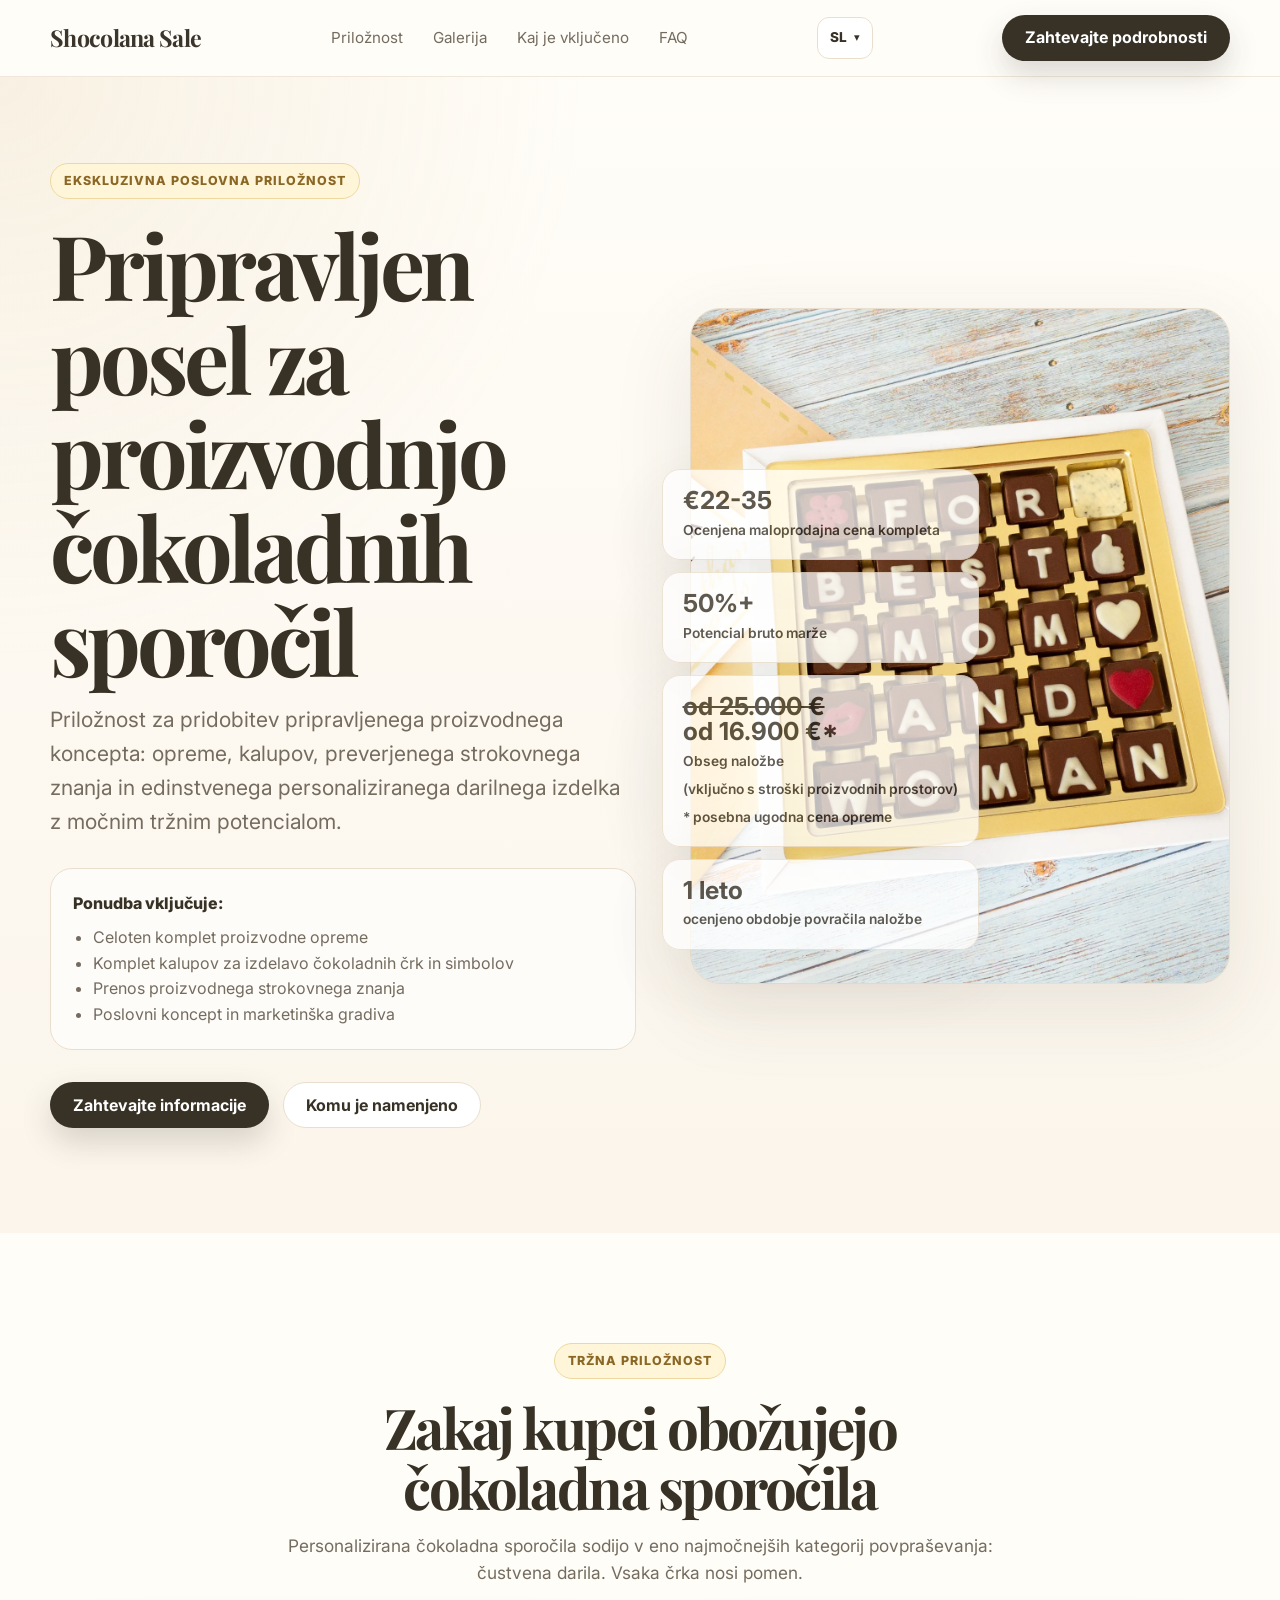
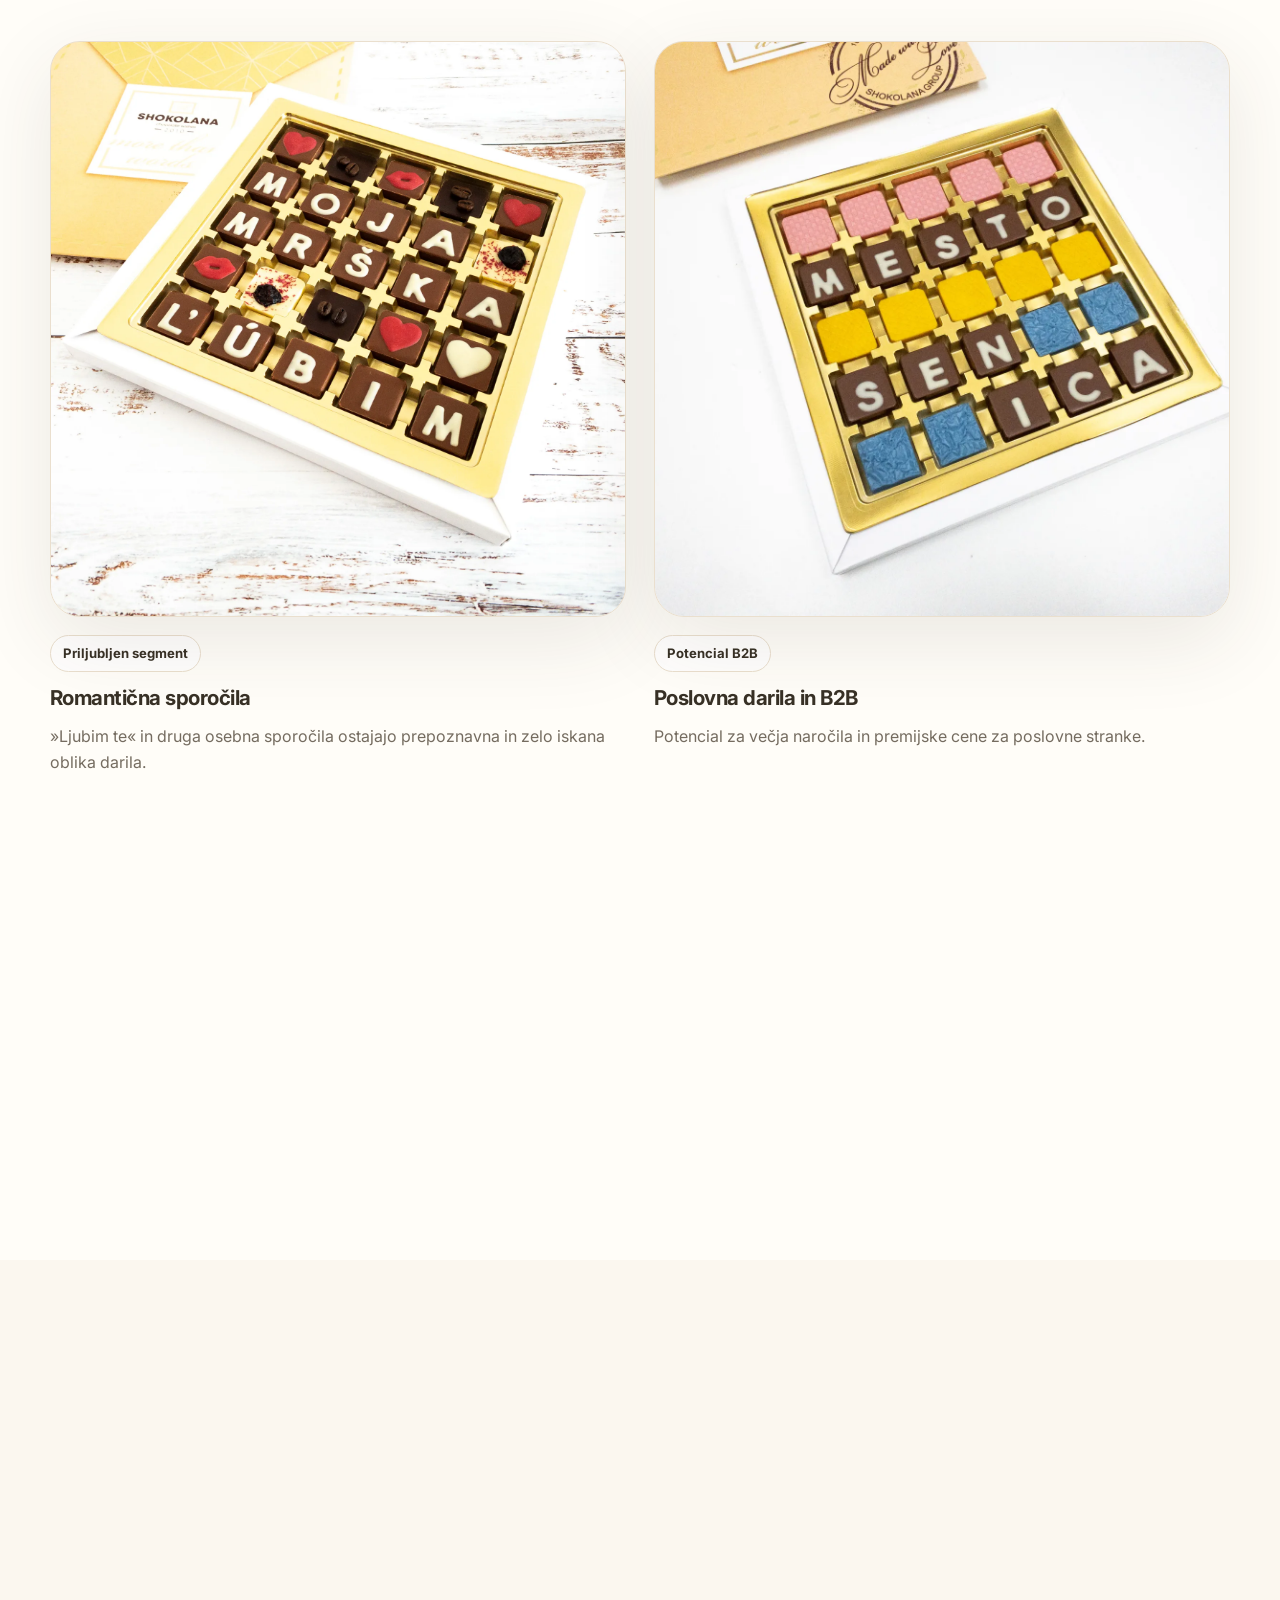
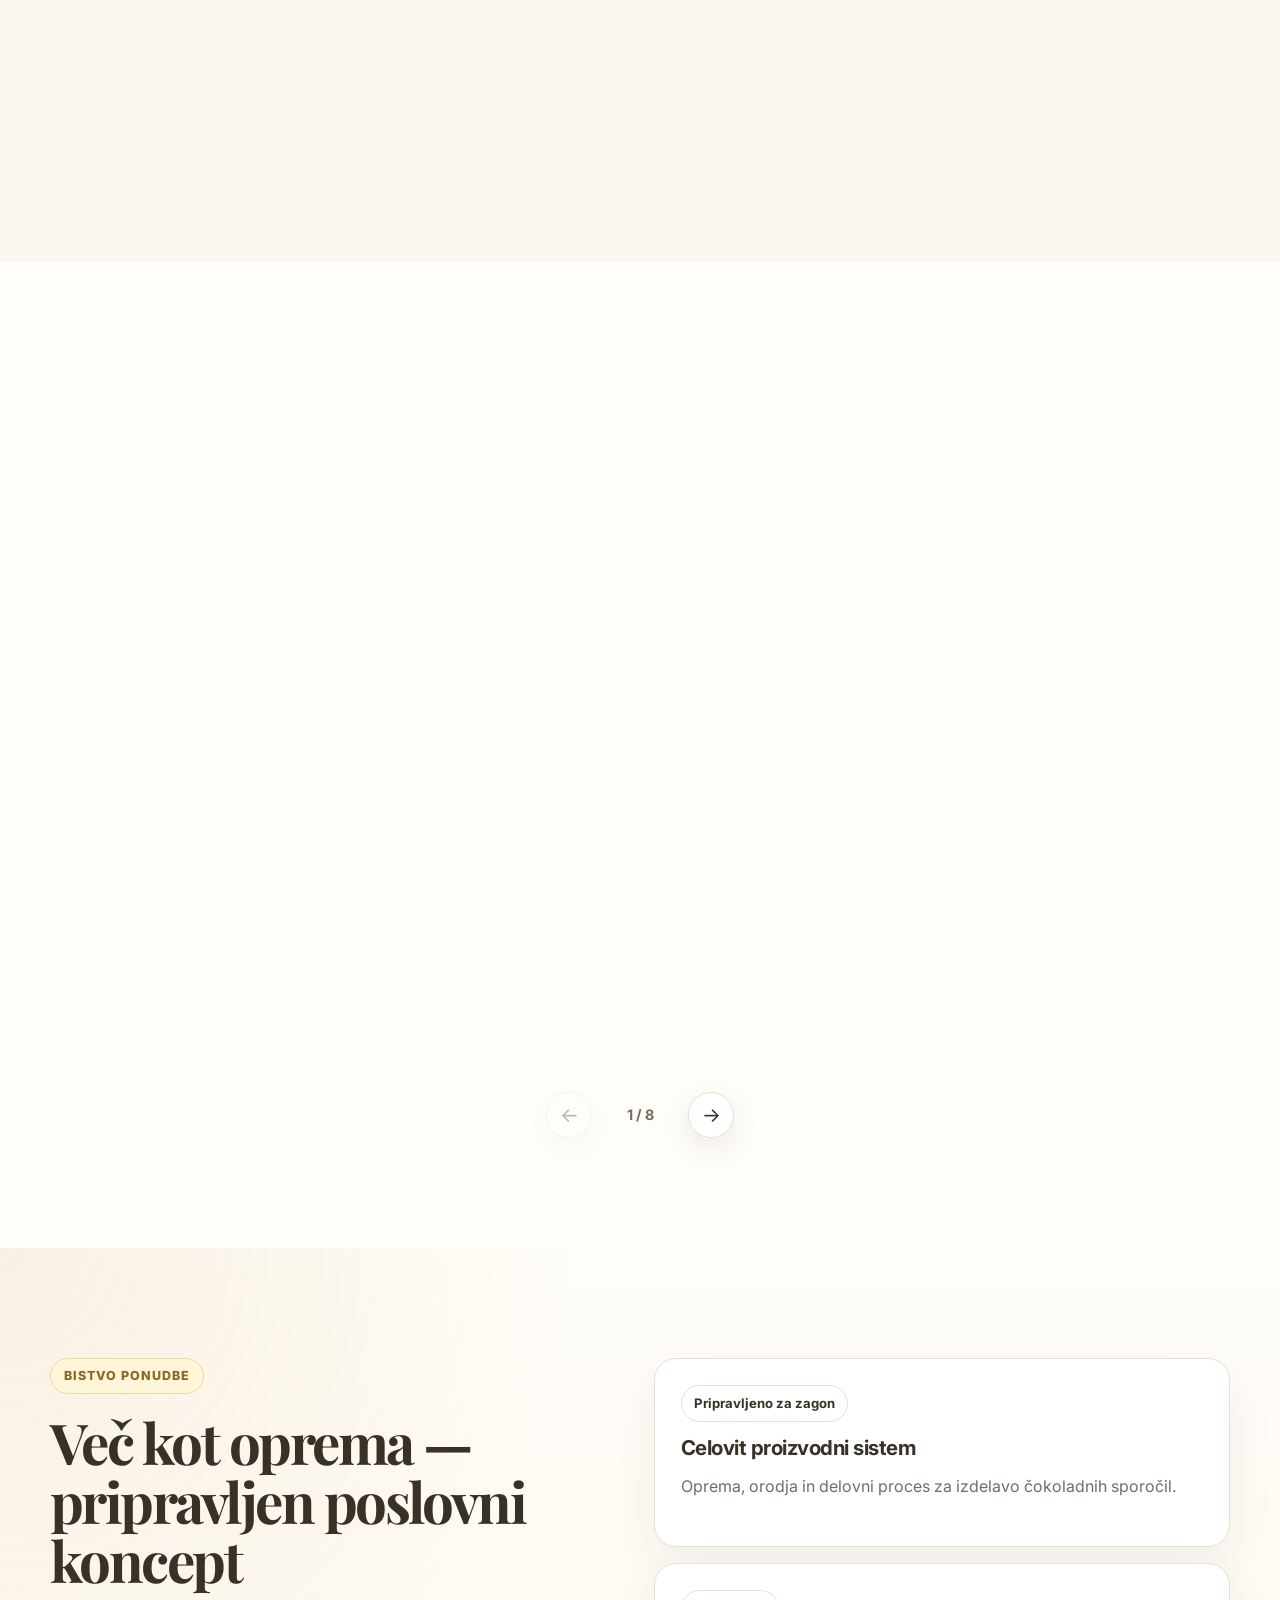
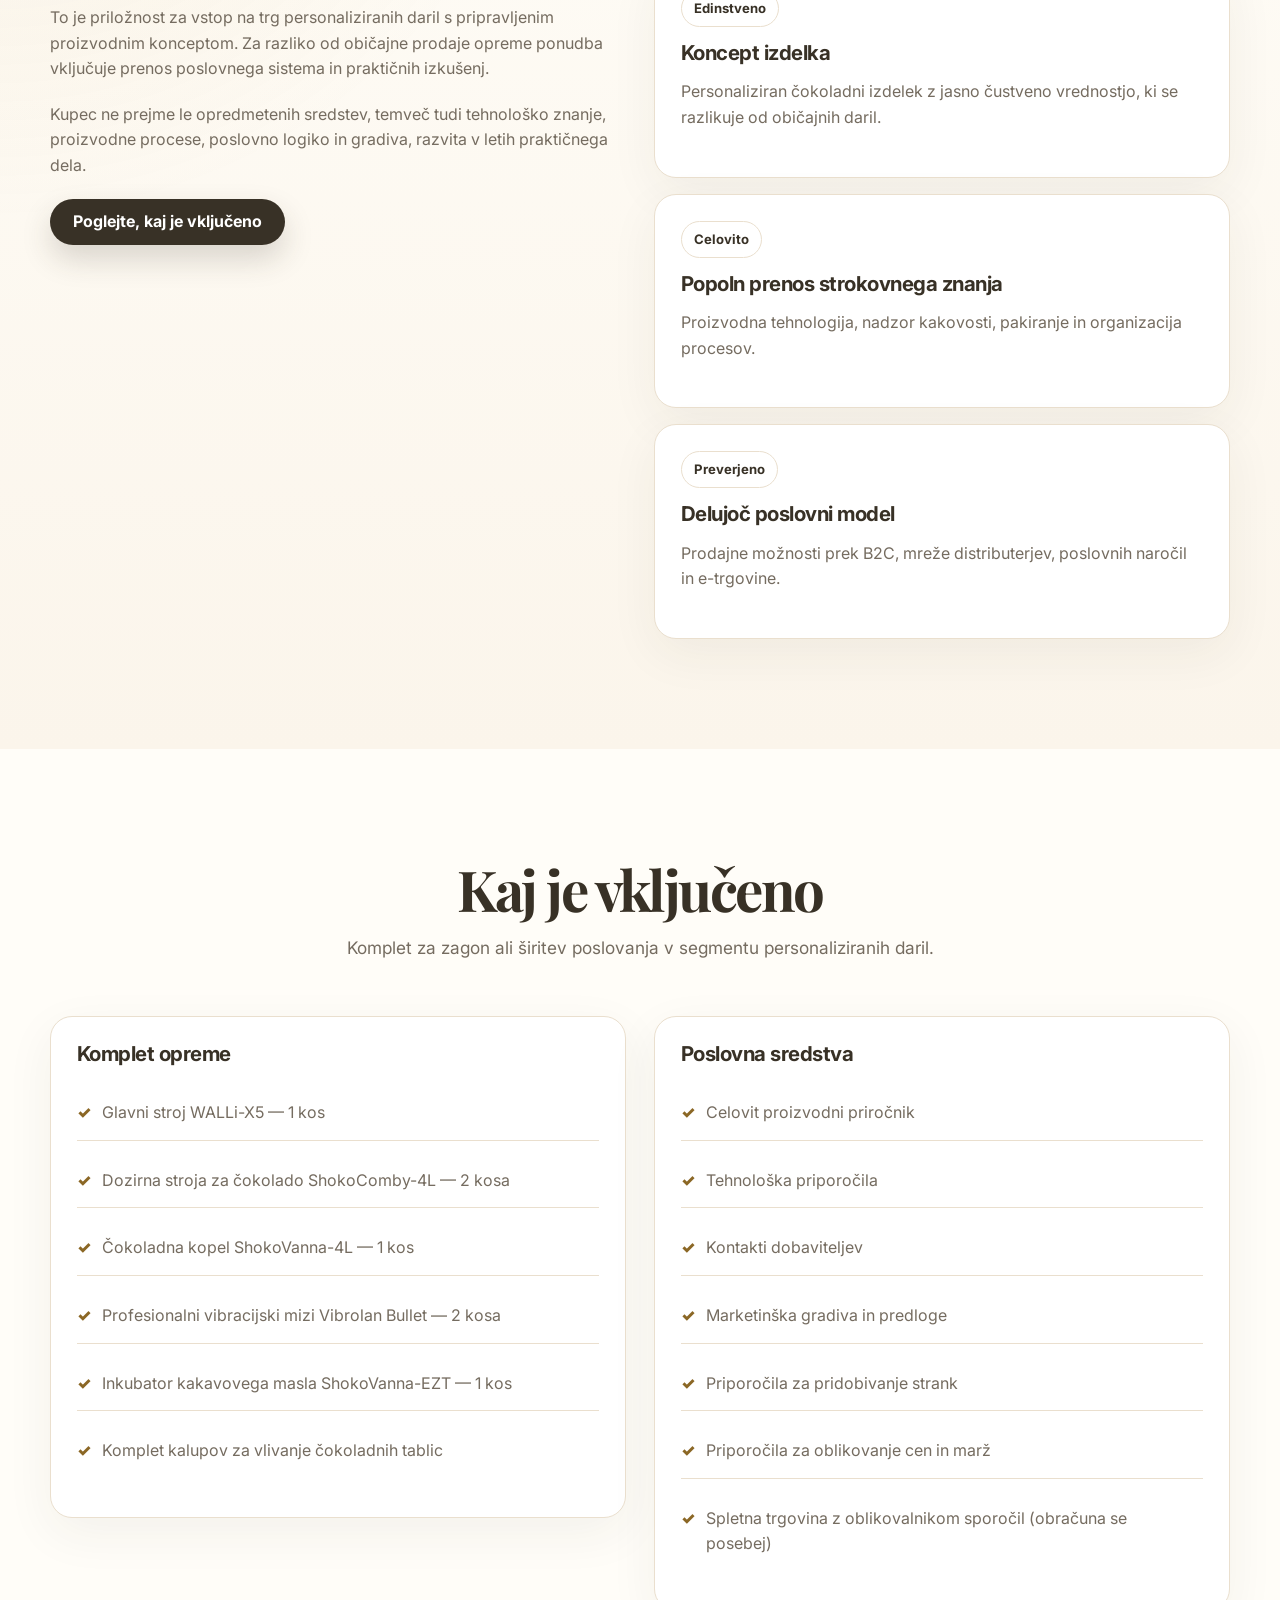
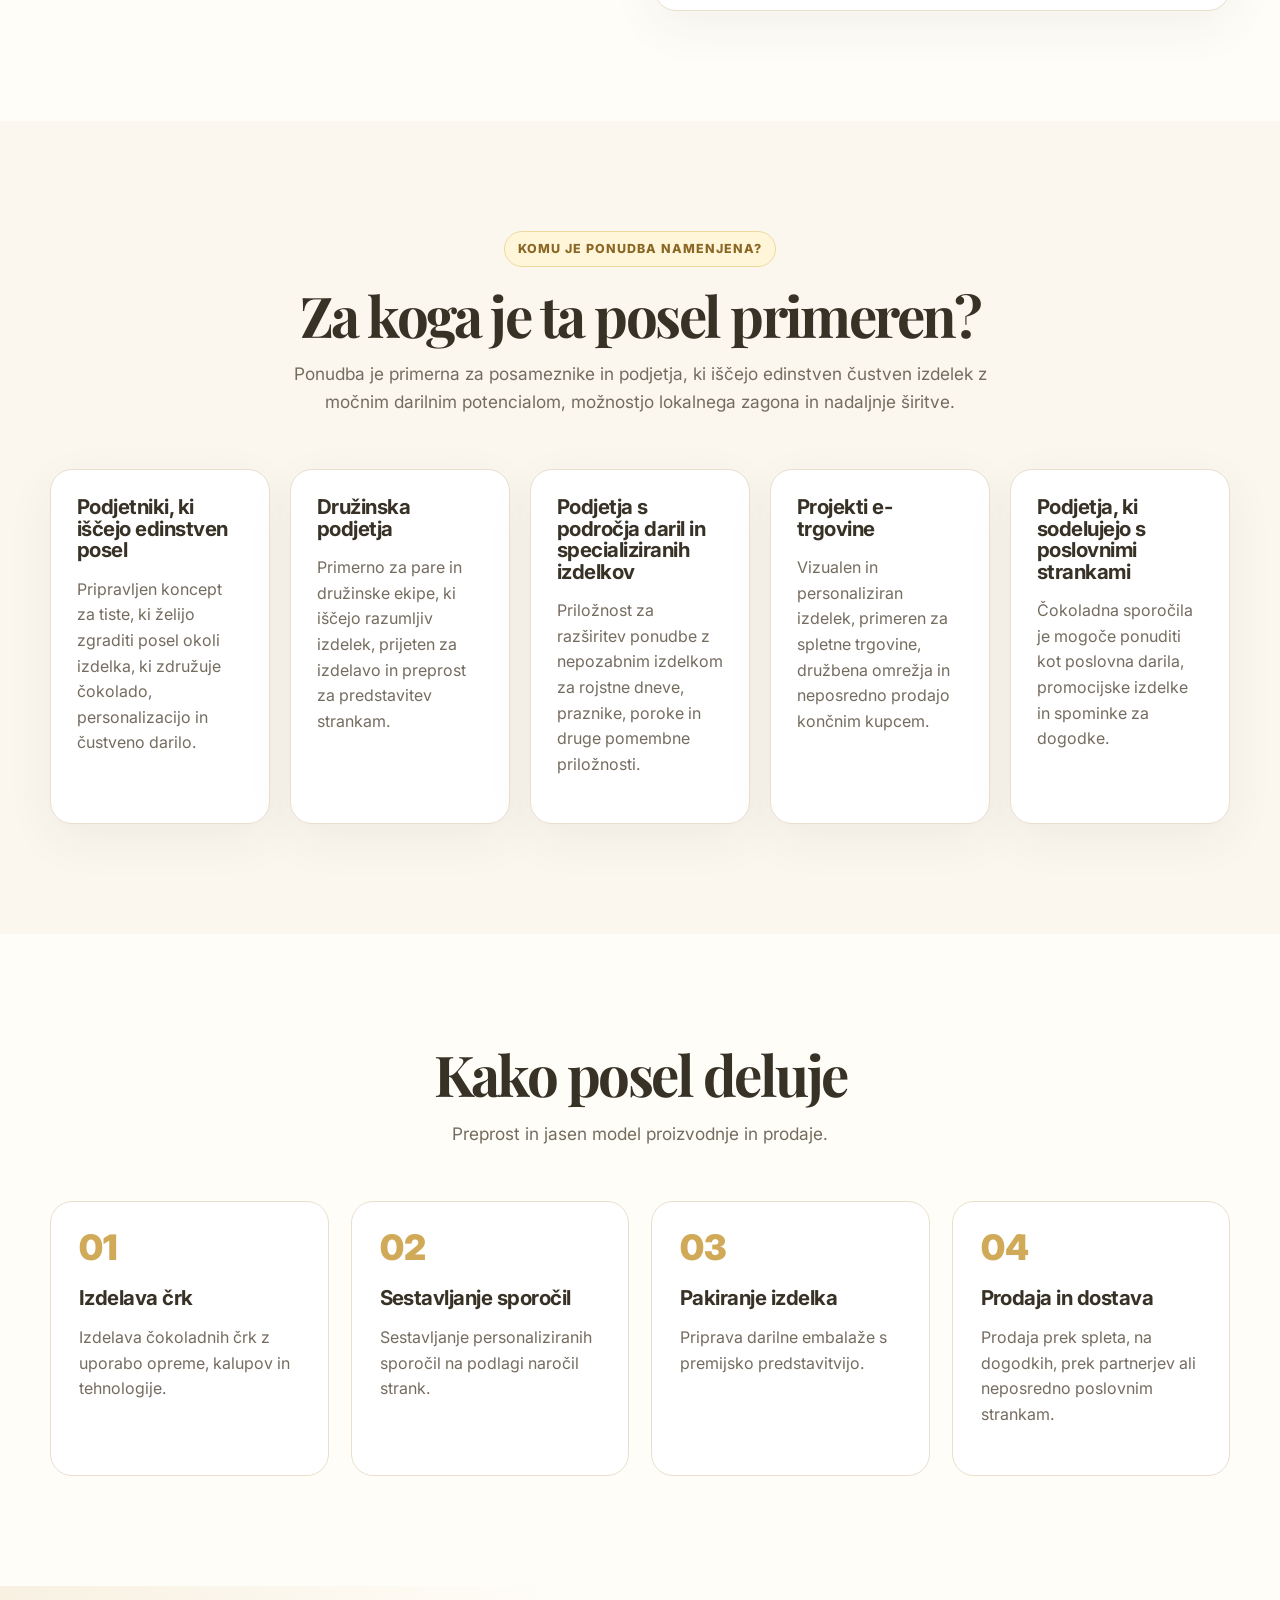
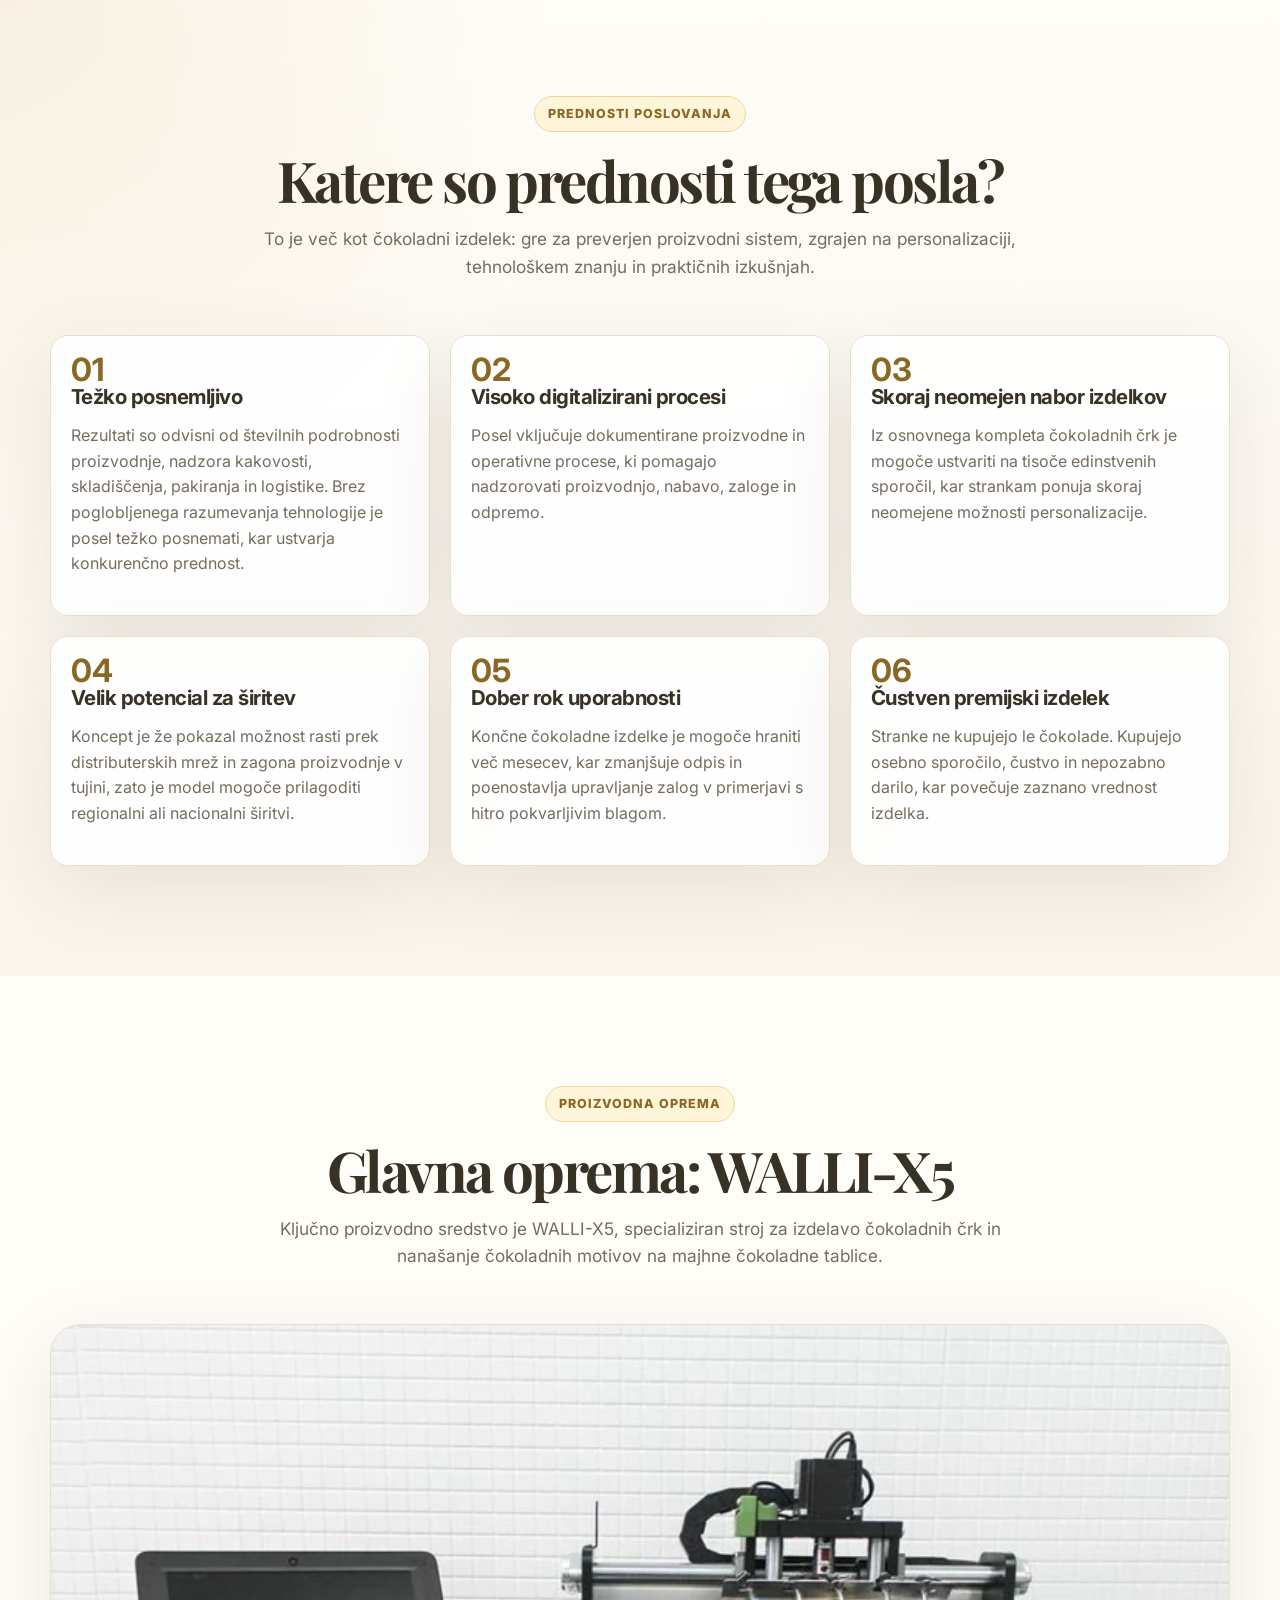
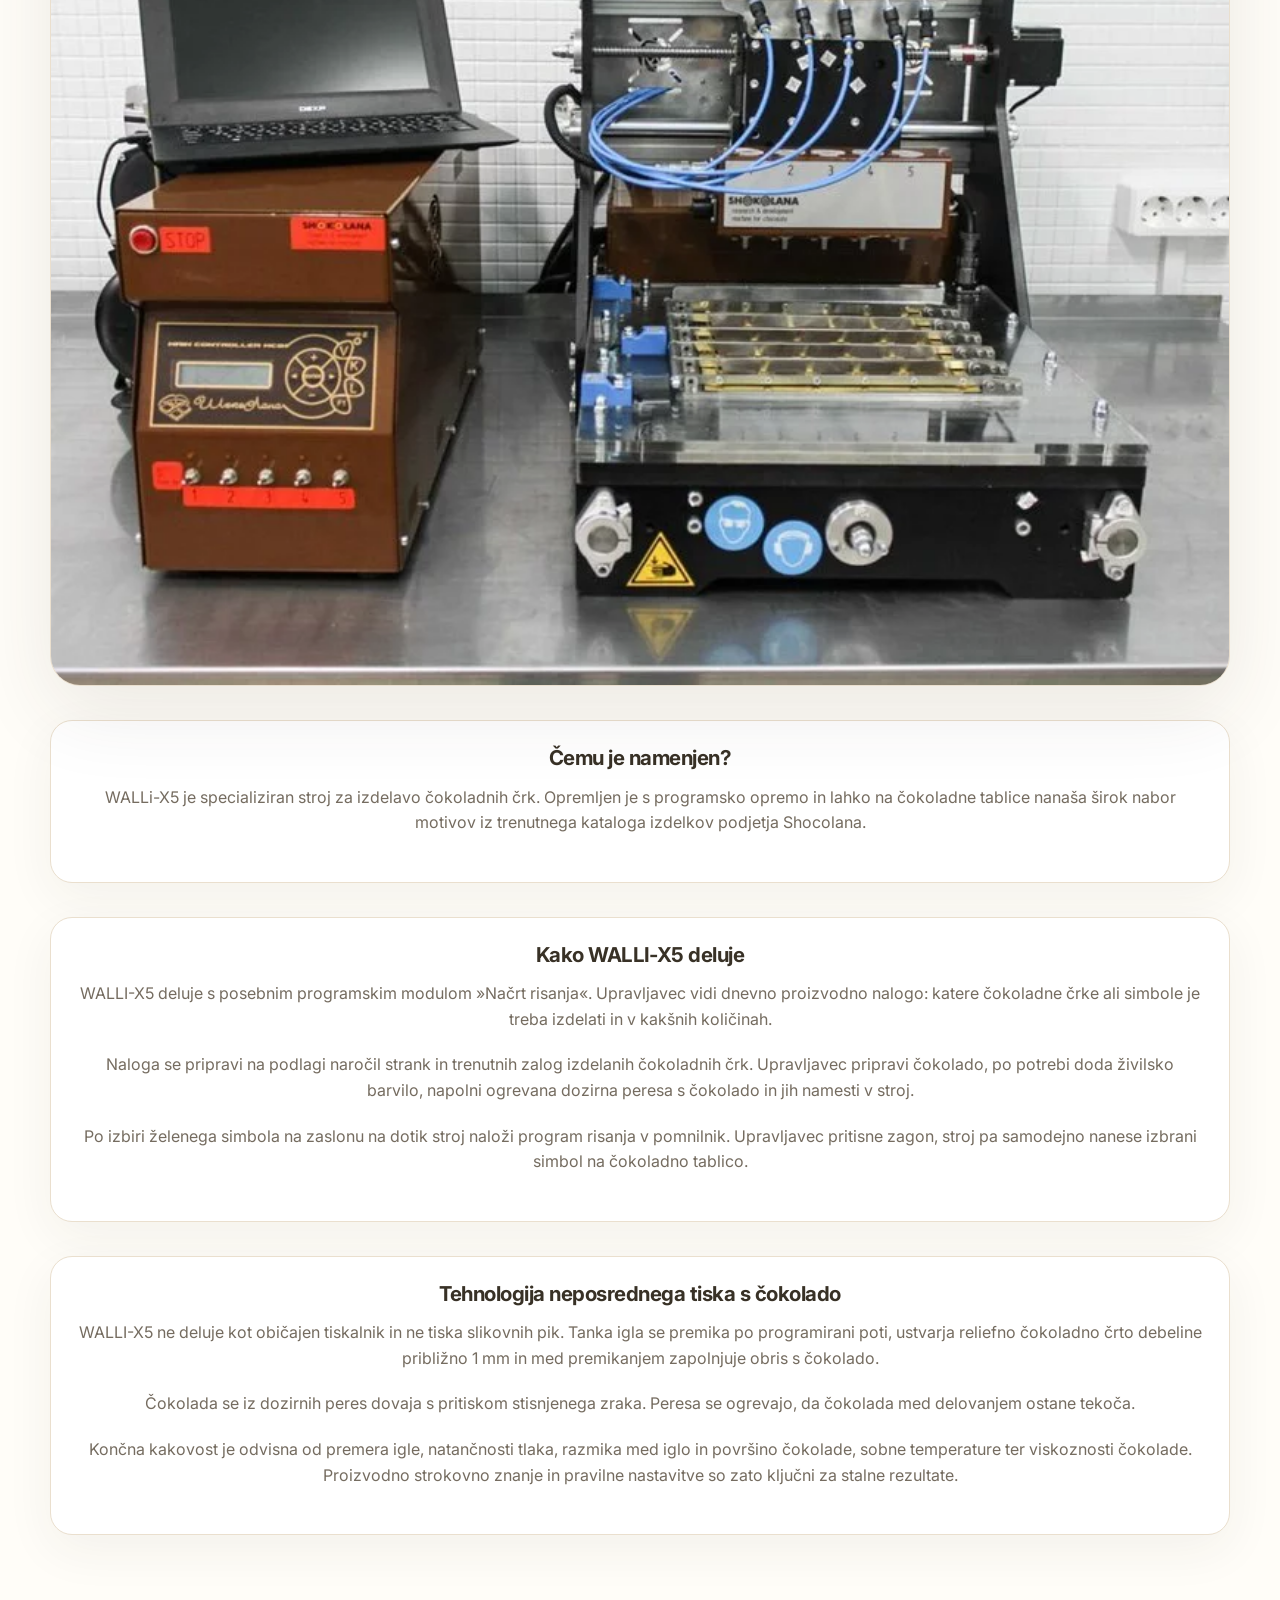
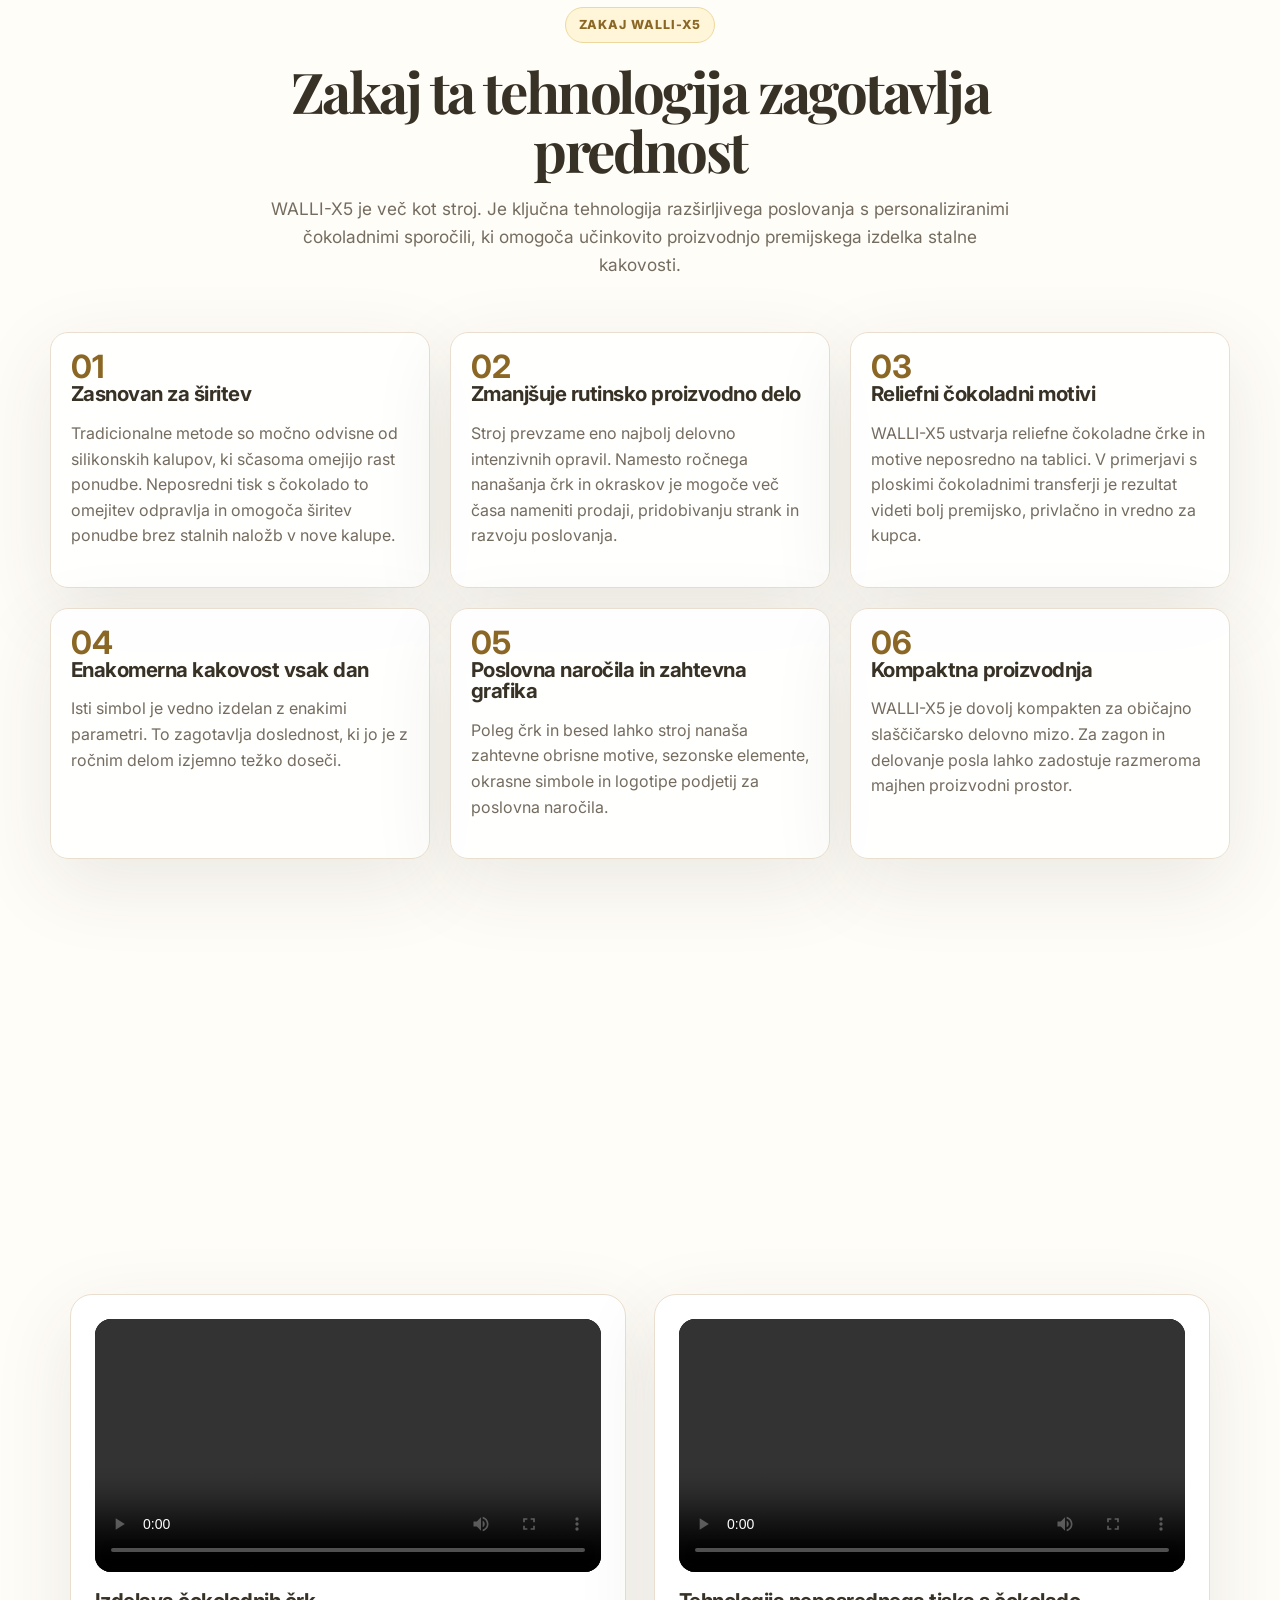
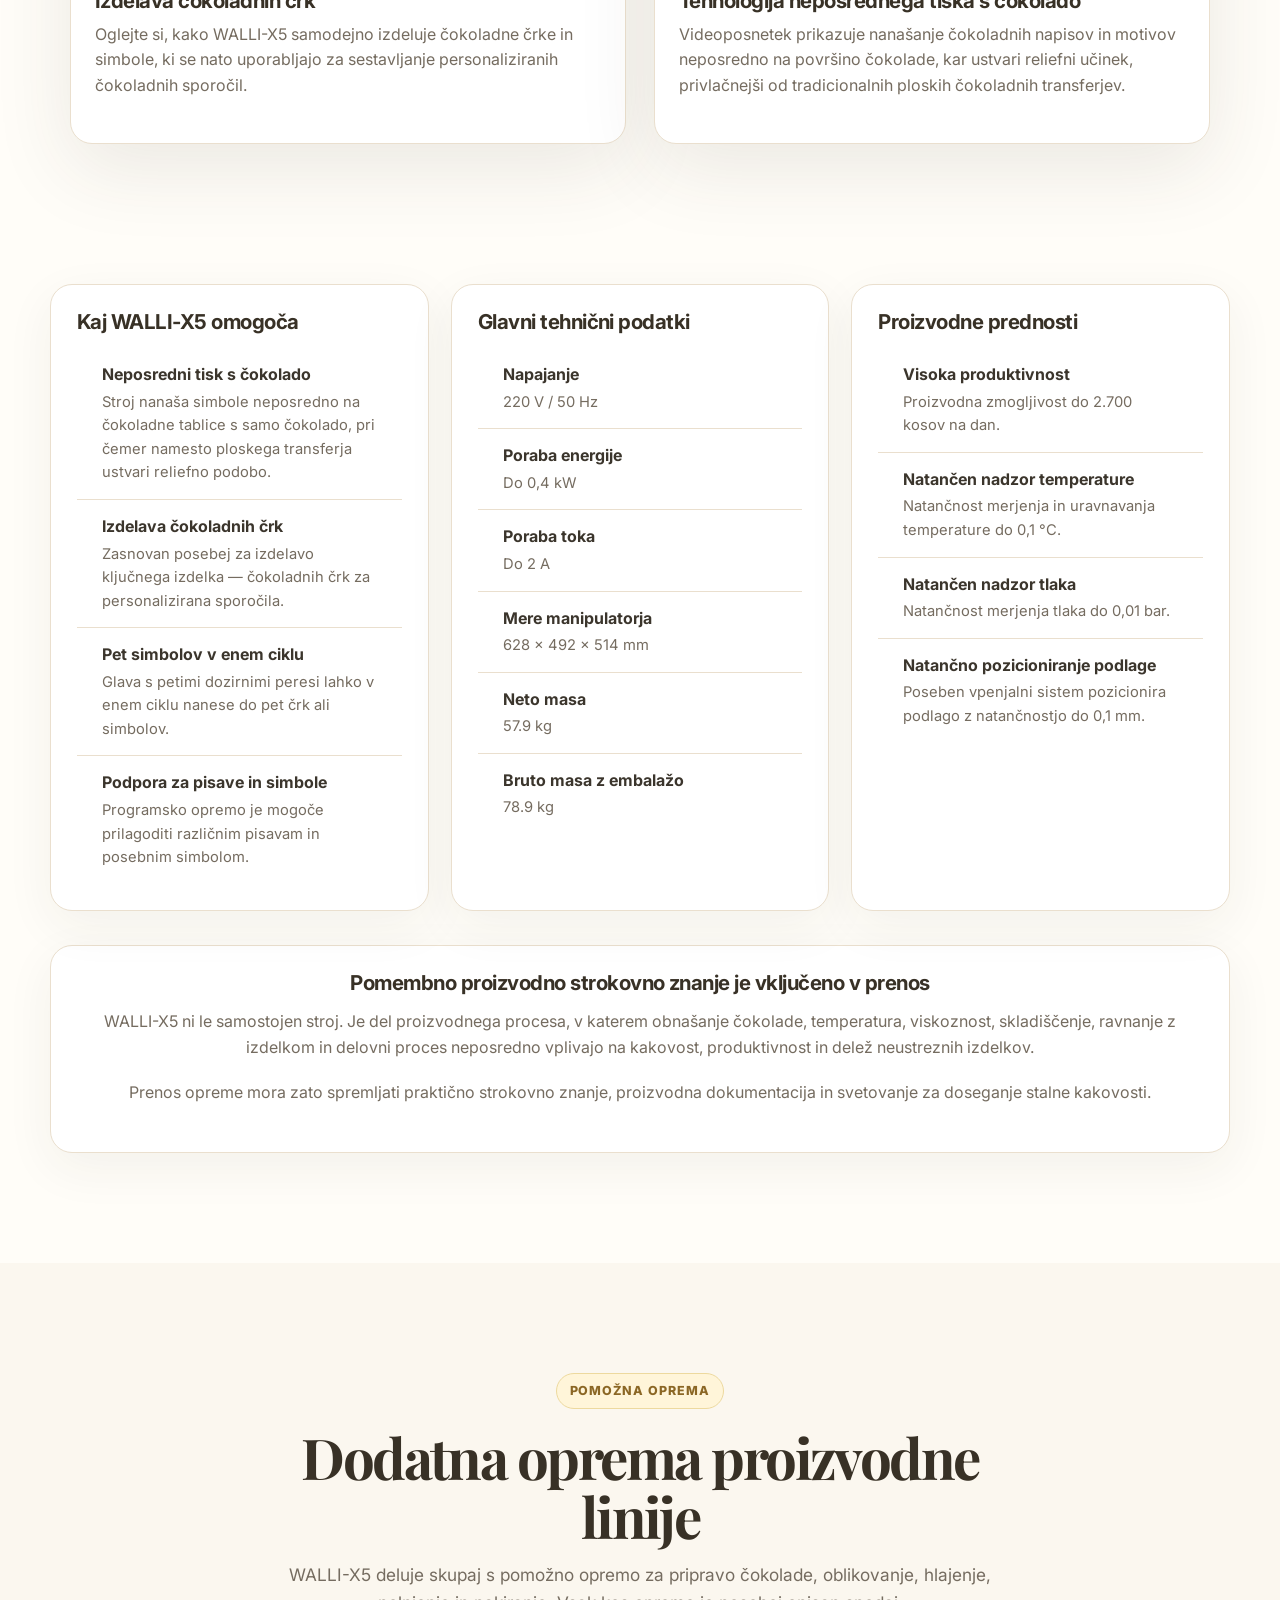
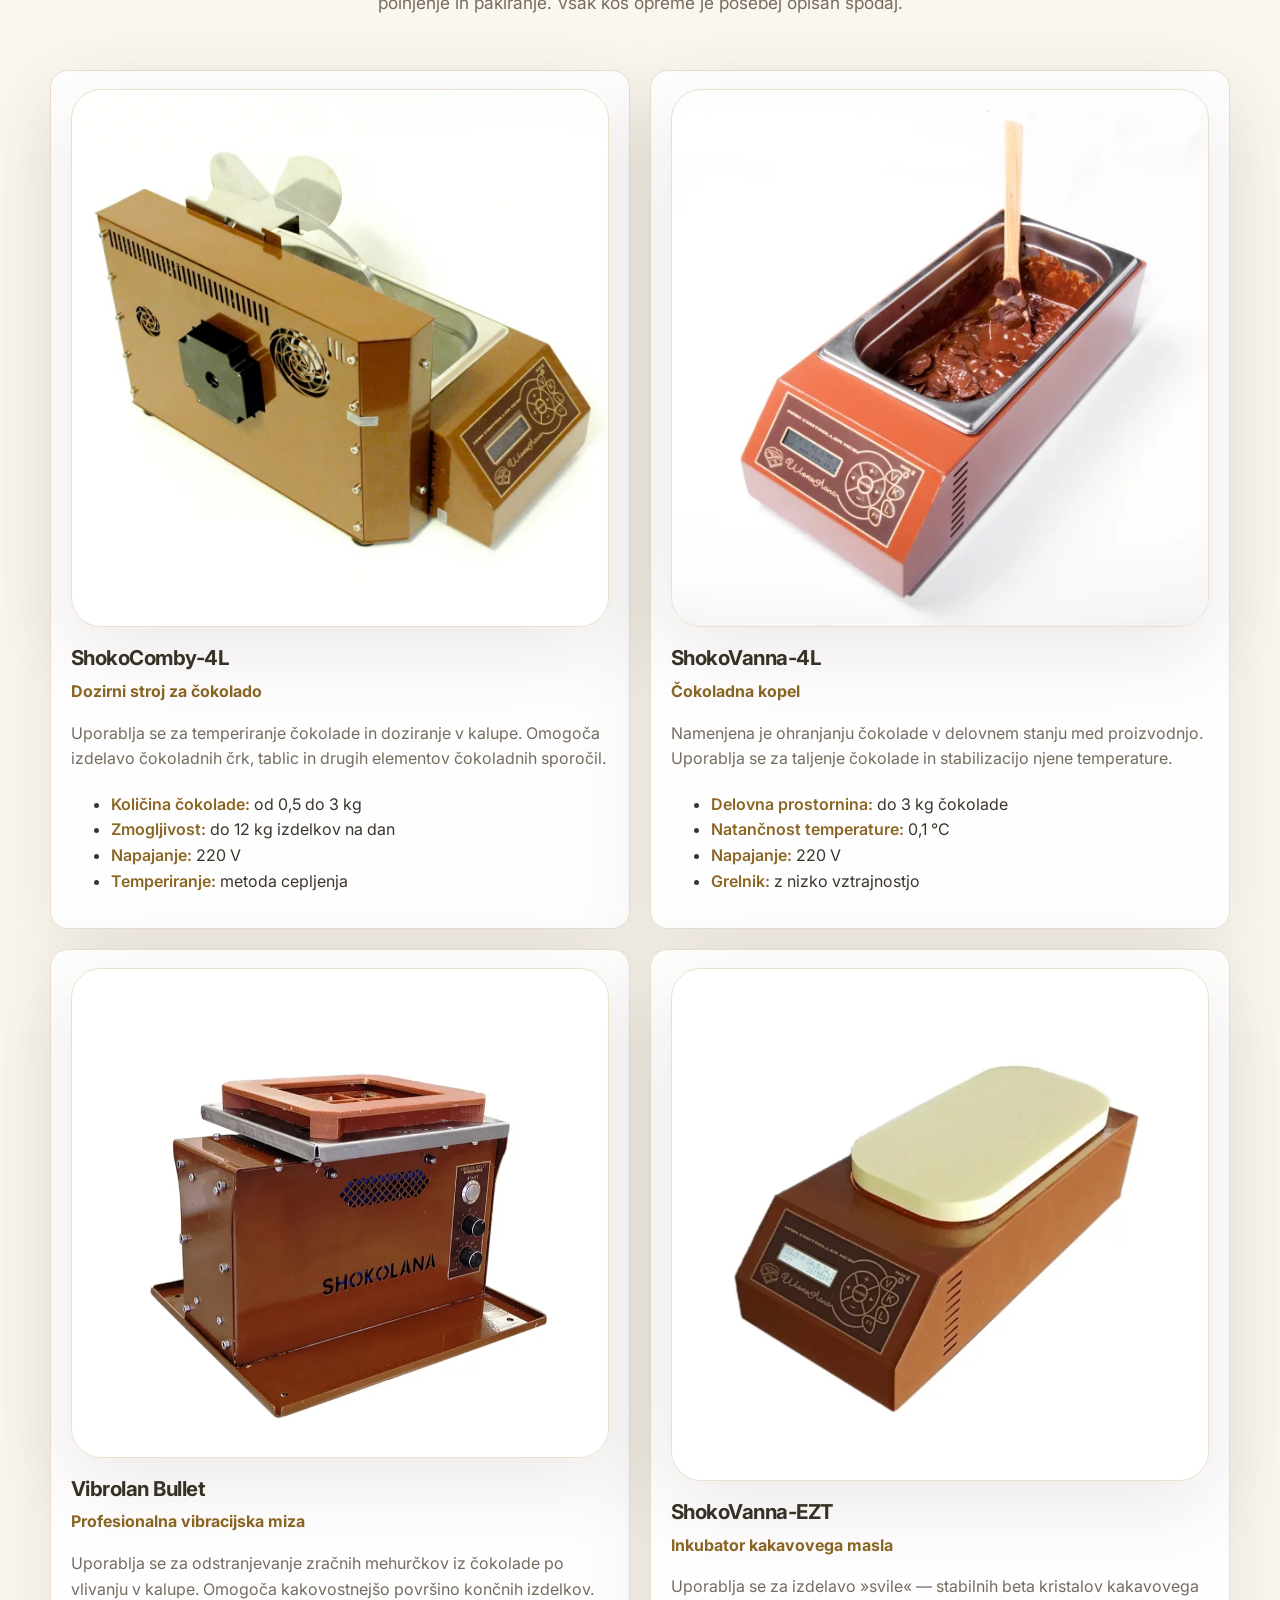
<file: index_sl.html>
<!doctype html>
<html lang="sl">
<head>
  <meta charset="utf-8">
  <meta name="viewport" content="width=device-width, initial-scale=1">
  <title>ShocolanaSale — posel za proizvodnjo personaliziranih čokoladnih sporočil</title>
  <meta name="description" content="Pridobite pripravljen poslovni koncept za proizvodnjo personaliziranih čokoladnih sporočil, vključno z opremo, kalupi, strokovnim znanjem in poslovnimi sredstvi.">
  <meta property="og:title" content="Posel za proizvodnjo personaliziranih čokoladnih sporočil naprodaj">
  <meta property="og:description" content="Pripravljena poslovna priložnost, ki vključuje proizvodno opremo, kalupe, strokovno znanje in koncept vrhunskega darilnega izdelka.">
  <meta property="og:type" content="website">
  <meta property="og:image" content="assets/img/og-cover.jpg">
  <link rel="preconnect" href="https://fonts.googleapis.com">
  <link rel="preconnect" href="https://fonts.gstatic.com" crossorigin>
  <link href="https://fonts.googleapis.com/css2?family=Inter:wght@400;500;600;700;800&amp;family=Playfair+Display:wght@600;700&amp;display=swap" rel="stylesheet">
  <link rel="stylesheet" href="styles.css">
  <script>document.documentElement.classList.add("js");</script>
</head>
<body>
<header class="site-header" id="top">
  <div class="container header-inner">
    <a class="logo" href="#top" aria-label="Domača stran ShocolanaSale">Shocolana Sale</a>

    <nav class="desktop-nav" aria-label="Glavna navigacija">
      <a href="#opportunity">Priložnost</a>
      <a href="#gallery">Galerija</a>
      <a href="#included">Kaj je vključeno</a>
      <a href="#faq">FAQ</a>
    </nav>

    <details class="language-switcher desktop-language">
      <summary aria-label="Izberite jezik">SL</summary>
      <div class="language-menu">
        <a href="index_ru.html" lang="ru">Русский</a>
        <a href="index.html" lang="en">English</a>
        <a href="index_sk.html" lang="sk">Slovenčina</a>
        <a href="index_sh.html" lang="sh-Latn">Srpskohrvatski</a>
        <a href="index_sl.html" lang="sl" aria-current="page">Slovenščina</a>
      </div>
    </details>

    <a class="btn btn-primary desktop-cta" href="#contact">Zahtevajte podrobnosti</a>

    <button class="mobile-menu-btn" type="button" aria-label="Odpri meni" aria-expanded="false">
      <span></span><span></span><span></span>
    </button>
  </div>

  <div class="mobile-nav" hidden>
    <a href="#opportunity">Priložnost</a>
    <a href="#gallery">Galerija</a>
    <a href="#included">Kaj je vključeno</a>
    <a href="#faq">FAQ</a>
    <details class="language-switcher mobile-language">
      <summary aria-label="Izberite jezik">SL</summary>
      <div class="language-menu">
        <a href="index_ru.html" lang="ru">Русский</a>
        <a href="index.html" lang="en">English</a>
        <a href="index_sk.html" lang="sk">Slovenčina</a>
        <a href="index_sh.html" lang="sh-Latn">Srpskohrvatski</a>
        <a href="index_sl.html" lang="sl" aria-current="page">Slovenščina</a>
      </div>
    </details>
  </div>
</header>

<main>
  <section class="hero section-light">
    <div class="container hero-grid">
      <div class="hero-copy reveal">
        <div class="eyebrow">Ekskluzivna poslovna priložnost</div>
        <h1>Pripravljen posel za proizvodnjo čokoladnih sporočil</h1>
        <p class="lead">
          Priložnost za pridobitev pripravljenega proizvodnega koncepta: opreme, kalupov,
          preverjenega strokovnega znanja in edinstvenega personaliziranega darilnega izdelka z močnim tržnim potencialom.
        </p>

        <div class="included-mini">
          <p>Ponudba vključuje:</p>
          <ul>
            <li>Celoten komplet proizvodne opreme</li>
            <li>Komplet kalupov za izdelavo čokoladnih črk in simbolov</li>
            <li>Prenos proizvodnega strokovnega znanja</li>
            <li>Poslovni koncept in marketinška gradiva</li>
          </ul>
        </div>

        <div class="hero-actions">
          <a class="btn btn-primary" href="#contact">Zahtevajte informacije</a>
          <a class="btn btn-secondary" href="#buyers">Komu je namenjeno</a>
        </div>
      </div>

      <div class="hero-media reveal">
        <div class="image-card hero-image">
          <img src="assets/img/APC_0637.webp" alt="Darilna škatla s personaliziranim čokoladnim sporočilom" loading="eager" onerror="this.closest('.image-card').classList.add('is-placeholder')">
        
        </div>

        <div class="floating-stats transparency stats-text">
          <div>
            <strong>€22-35</strong>
            <span>Ocenjena maloprodajna cena kompleta</span>
          </div>
          <div>
            <strong>50%+</strong>
            <span>Potencial bruto marže</span>
          </div>
          <div>
            <strong class="old-price">od 25.000 €</strong>
            <strong class="new-price">od 16.900 €*</strong>
            <span>Obseg naložbe</span>
            <span>(vključno s stroški proizvodnih prostorov)</span>
            <span>* posebna ugodna cena opreme</span>
          </div>
          <div>
            <strong>1 leto</strong>
            <span>ocenjeno obdobje povračila naložbe</span>
          </div>
        </div>
      </div>
    </div>
  </section>

  <section class="section" id="love">
    <div class="container">
      <div class="section-heading reveal">
        <div class="eyebrow">Tržna priložnost</div>
        <h2>Zakaj kupci obožujejo čokoladna sporočila</h2>
        <p>
          Personalizirana čokoladna sporočila sodijo v eno najmočnejših kategorij povpraševanja:
          čustvena darila. Vsaka črka nosi pomen.
        </p>
      </div>

      <div class="feature-grid reveal">
        <article class="feature-photo">
          <div class="image-card">
            <img src="assets/img/APC_0453.webp" alt="Romantično čokoladno sporočilo" loading="lazy" onerror="this.closest('.image-card').classList.add('is-placeholder')">
          </div>
          <div>
            <span class="pill">Priljubljen segment</span>
            <h3>Romantična sporočila</h3>
            <p>»Ljubim te« in druga osebna sporočila ostajajo prepoznavna in zelo iskana oblika darila.</p>
          </div>
        </article>

        <article class="feature-photo">
          <div class="image-card">
            <img src="assets/img/APC_2211.webp" alt="Poslovno čokoladno darilo" loading="lazy" onerror="this.closest('.image-card').classList.add('is-placeholder')">
          </div>
          <div>
            <span class="pill">Potencial B2B</span>
            <h3>Poslovna darila in B2B</h3>
            <p>Potencial za večja naročila in premijske cene za poslovne stranke.</p>
          </div>
        </article>
      </div>

      <div class="cards-grid five reveal">
        <article class="card">
          <div class="icon">♡</div>
          <h3>Valentinovo</h3>
          <p>Romantično sporočilo, ki čokolado spremeni v osebno darilo.</p>
          <small>Sezonski vrh povpraševanja</small>
        </article>
        <article class="card">
          <div class="icon">🎂</div>
          <h3>Rojstni dnevi</h3>
          <p>Personalizirano voščilo, ki lahko postane osrednji del praznovanja.</p>
          <small>Celoletno povpraševanje</small>
        </article>
        <article class="card">
          <div class="icon">💍</div>
          <h3>Poroke in obletnice</h3>
          <p>Elegantna darila in izrazi pozornosti, ki ostanejo v spominu.</p>
          <small>Premijski segment B2B</small>
        </article>
        <article class="card">
          <div class="icon">🎁</div>
          <h3>Prazniki in posebne priložnosti</h3>
          <p>Božič, materinski dan, diplome in drugi pomembni dogodki.</p>
          <small>Več sezonskih vrhov</small>
        </article>
        <article class="card">
          <div class="icon">🏢</div>
          <h3>Poslovna darila</h3>
          <p>Čokoladna sporočila z blagovno znamko za stranke, zaposlene in dogodke.</p>
          <small>Potencial premijske cene</small>
        </article>
      </div>
    </div>
  </section>

  <section class="section section-warm">
    <div class="container remember-grid">
      <div class="reveal">
        <div class="eyebrow">Čustvena vrednost</div>
        <h2>Izdelek, ki ostane v spominu</h2>
        <p>
          V svetu običajnih daril personalizirana čokoladna sporočila ustvarjajo osebno povezanost.
          Prejemnik ne vidi le čokolade — prejme sporočilo, ustvarjeno posebej zanj.
        </p>
        <p>
          Personalizacija spremeni običajen slaščičarski izdelek v nepozabno darilo,
          ki ga ljudje fotografirajo, podarjajo, komentirajo in delijo na družbenih omrežjih.
        </p>
      </div>

      <div class="quote-card reveal">
        <blockquote>
          »Vsaka čokoladna črka izraža ljubezen, čestitko ali hvaležnost.
          To ni le slaščičarski izdelek — to je sporočilo v svoji najslajši obliki.«
        </blockquote>
        <span>Moč personaliziranega darila</span>
      </div>
    </div>
  </section>

  <section class="section" id="gallery">
    <div class="container">
      <div class="section-heading reveal">
        <h2>Galerija izdelkov</h2>
      </div>
      <div class="gallery-grid  reveal">
        
        <div class="image-card square"><img src="assets/img/product-galery/APC_1443.webp" alt="Darilne škatle" loading="lazy" onerror="this.closest('.image-card').classList.add('is-placeholder')"></div>
        <div class="image-card portrait"><img src="assets/img/product-galery/APC_1723.webp" alt="Poslovna darila" loading="lazy" onerror="this.closest('.image-card').classList.add('is-placeholder')"></div>
        <div class="image-card square"><img src="assets/img/product-galery/APC_2052.webp" alt="Podrobnost izdelka" loading="lazy" onerror="this.closest('.image-card').classList.add('is-placeholder')"></div>
        <div class="image-card portrait"><img src="assets/img/product-galery/APC_2083.webp" alt="Podrobnosti čokoladnih črk" loading="lazy" onerror="this.closest('.image-card').classList.add('is-placeholder')"></div>
        <div class="image-card portrait"><img src="assets/img/product-galery/APC_2151.webp" alt="Možnosti pakiranja" loading="lazy" onerror="this.closest('.image-card').classList.add('is-placeholder')"></div>
        <div class="image-card square"><img src="assets/img/product-galery/APC_2159.webp" alt="Možnosti pakiranja" loading="lazy" onerror="this.closest('.image-card').classList.add('is-placeholder')"></div>
        <div class="image-card portrait"><img src="assets/img/product-galery/APC_2192.webp" alt="Možnosti pakiranja" loading="lazy" onerror="this.closest('.image-card').classList.add('is-placeholder')"></div>
        <div class="image-card square"><img src="assets/img/product-galery/APC_2277.webp" alt="Čokoladna sporočila" loading="lazy" onerror="this.closest('.image-card').classList.add('is-placeholder')"></div>
      </div>
    </div>
  </section>

  <section class="section section-light" id="opportunity">
    <div class="container opportunity-grid">
      <div class="reveal">
        <div class="eyebrow">Bistvo ponudbe</div>
        <h2>Več kot oprema — pripravljen poslovni koncept</h2>
        <p>
          To je priložnost za vstop na trg personaliziranih daril s pripravljenim proizvodnim konceptom.
          Za razliko od običajne prodaje opreme ponudba vključuje prenos poslovnega sistema in praktičnih izkušenj.
        </p>
        <p>
          Kupec ne prejme le opredmetenih sredstev, temveč tudi tehnološko znanje,
          proizvodne procese, poslovno logiko in gradiva, razvita v letih praktičnega dela.
        </p>
        <a class="btn btn-primary" href="#included">Poglejte, kaj je vključeno</a>
      </div>

      <div class="feature-list reveal">
        <article class="card">
          <span class="pill">Pripravljeno za zagon</span>
          <h3>Celovit proizvodni sistem</h3>
          <p>Oprema, orodja in delovni proces za izdelavo čokoladnih sporočil.</p>
        </article>
        <article class="card">
          <span class="pill">Edinstveno</span>
          <h3>Koncept izdelka</h3>
          <p>Personaliziran čokoladni izdelek z jasno čustveno vrednostjo, ki se razlikuje od običajnih daril.</p>
        </article>
        <article class="card">
          <span class="pill">Celovito</span>
          <h3>Popoln prenos strokovnega znanja</h3>
          <p>Proizvodna tehnologija, nadzor kakovosti, pakiranje in organizacija procesov.</p>
        </article>
        <article class="card">
          <span class="pill">Preverjeno</span>
          <h3>Delujoč poslovni model</h3>
          <p>Prodajne možnosti prek B2C, mreže distributerjev, poslovnih naročil in e-trgovine.</p>
        </article>
      </div>
    </div>
  </section>

  <section class="section" id="included">
    <div class="container">
      <div class="section-heading reveal">
        <h2>Kaj je vključeno</h2>
        <p>Komplet za zagon ali širitev poslovanja v segmentu personaliziranih daril.</p>
      </div>

      <div class="two-columns reveal">
        <article class="list-card">
          <h3>Komplet opreme</h3>
          <ul class="check-list">
            <li>Glavni stroj WALLi-X5 — 1 kos</li>
            <li>Dozirna stroja za čokolado ShokoComby-4L — 2 kosa</li>
            <li>Čokoladna kopel ShokoVanna-4L — 1 kos</li>
            <li>Profesionalni vibracijski mizi Vibrolan Bullet — 2 kosa</li>
            <li>Inkubator kakavovega masla ShokoVanna-EZT — 1 kos</li>
            <li>Komplet kalupov za vlivanje čokoladnih tablic</li>
          </ul>
        </article>

        <article class="list-card">
          <h3>Poslovna sredstva</h3>
          <ul class="check-list">
            <li>Celovit proizvodni priročnik</li>
            <li>Tehnološka priporočila</li>
            <li>Kontakti dobaviteljev</li>
            <li>Marketinška gradiva in predloge</li>
            <li>Priporočila za pridobivanje strank</li>
            <li>Priporočila za oblikovanje cen in marž</li>
            <li>Spletna trgovina z oblikovalnikom sporočil (obračuna se posebej)</li>
          </ul>
        </article>
      </div>
    </div>
  </section> 

  <section class="section section-warm" id="buyers">
    <div class="container">
      <div class="section-heading reveal">
        <div class="eyebrow">Komu je ponudba namenjena?</div>
        <h2>Za koga je ta posel primeren?</h2>
        <p>
          Ponudba je primerna za posameznike in podjetja, ki iščejo edinstven čustven izdelek
          z močnim darilnim potencialom, možnostjo lokalnega zagona in nadaljnje širitve.
        </p>
      </div>


      <div class="cards-grid buyers reveal">

        <article class="card">
          <h3>Podjetniki, ki iščejo edinstven posel</h3>
          <p>
            Pripravljen koncept za tiste, ki želijo zgraditi posel okoli izdelka,
            ki združuje čokolado, personalizacijo in čustveno darilo.
          </p>
        </article>

        <article class="card">
          <h3>Družinska podjetja</h3>
          <p>
            Primerno za pare in družinske ekipe, ki iščejo razumljiv izdelek,
            prijeten za izdelavo in preprost za predstavitev strankam.
          </p>
        </article>

        <article class="card">
          <h3>Podjetja s področja daril in specializiranih izdelkov</h3>
          <p>
            Priložnost za razširitev ponudbe z nepozabnim izdelkom za rojstne dneve,
            praznike, poroke in druge pomembne priložnosti.
          </p>
        </article>

        <article class="card">
          <h3>Projekti e-trgovine</h3>
          <p>
            Vizualen in personaliziran izdelek, primeren za spletne trgovine,
            družbena omrežja in neposredno prodajo končnim kupcem.
          </p>
        </article>

        <article class="card">
          <h3>Podjetja, ki sodelujejo s poslovnimi strankami</h3>
          <p>
            Čokoladna sporočila je mogoče ponuditi kot poslovna darila,
            promocijske izdelke in spominke za dogodke.
          </p>
        </article>
      </div>
    </div>
  </section>

  <section class="section">
    <div class="container">
      <div class="section-heading reveal">
        <h2>Kako posel deluje</h2>
        <p>Preprost in jasen model proizvodnje in prodaje.</p>
      </div>

      <div class="steps reveal">
        <article><span>01</span><h3>Izdelava črk</h3><p>Izdelava čokoladnih črk z uporabo opreme, kalupov in tehnologije.</p></article>
        <article><span>02</span><h3>Sestavljanje sporočil</h3><p>Sestavljanje personaliziranih sporočil na podlagi naročil strank.</p></article>
        <article><span>03</span><h3>Pakiranje izdelka</h3><p>Priprava darilne embalaže s premijsko predstavitvijo.</p></article>
        <article><span>04</span><h3>Prodaja in dostava</h3><p>Prodaja prek spleta, na dogodkih, prek partnerjev ali neposredno poslovnim strankam.</p></article>
      </div>
    </div>
  </section>

  <section class="section section-light">
    <div class="container">
      <div class="section-heading reveal">
        <div class="eyebrow">Prednosti poslovanja</div>
        <h2>Katere so prednosti tega posla?</h2>
        <p>
          To je več kot čokoladni izdelek: gre za preverjen proizvodni sistem,
          zgrajen na personalizaciji, tehnološkem znanju in praktičnih izkušnjah.
        </p>
      </div>

      <div class="cards-grid six reveal">

        <article class="metric-card">
          <strong>01</strong>
          <h3>Težko posnemljivo</h3>
          <p>
            Rezultati so odvisni od številnih podrobnosti proizvodnje, nadzora kakovosti, skladiščenja,
            pakiranja in logistike. Brez poglobljenega razumevanja tehnologije
            je posel težko posnemati, kar ustvarja konkurenčno prednost.
          </p>
        </article>

        <article class="metric-card">
          <strong>02</strong>
          <h3>Visoko digitalizirani procesi</h3>
          <p>
            Posel vključuje dokumentirane proizvodne in operativne procese,
            ki pomagajo nadzorovati proizvodnjo, nabavo, zaloge in odpremo.
          </p>
        </article>

        <article class="metric-card">
          <strong>03</strong>
          <h3>Skoraj neomejen nabor izdelkov</h3>
          <p>
            Iz osnovnega kompleta čokoladnih črk je mogoče ustvariti na tisoče edinstvenih sporočil,
            kar strankam ponuja skoraj neomejene možnosti personalizacije.
          </p>
        </article>

        <article class="metric-card">
          <strong>04</strong>
          <h3>Velik potencial za širitev</h3>
          <p>
            Koncept je že pokazal možnost rasti prek distributerskih mrež in zagona proizvodnje v tujini,
            zato je model mogoče prilagoditi regionalni ali nacionalni širitvi.
          </p>
        </article>

        <article class="metric-card">
          <strong>05</strong>
          <h3>Dober rok uporabnosti</h3>
          <p>
            Končne čokoladne izdelke je mogoče hraniti več mesecev,
            kar zmanjšuje odpis in poenostavlja upravljanje zalog v primerjavi s hitro pokvarljivim blagom.
          </p>
        </article>

        <article class="metric-card">
          <strong>06</strong>
          <h3>Čustven premijski izdelek</h3>
          <p>
            Stranke ne kupujejo le čokolade.
            Kupujejo osebno sporočilo, čustvo in nepozabno darilo,
            kar povečuje zaznano vrednost izdelka.
          </p>
        </article>

      </div>
    </div>
  </section>

  <section class="section" id="equipment">
    <div class="container">
      <div class="section-heading reveal">
        <div class="eyebrow">Proizvodna oprema</div>
        <h2>Glavna oprema: WALLI-X5</h2>
        <p>
          Ključno proizvodno sredstvo je WALLI-X5, specializiran stroj za izdelavo
          čokoladnih črk in nanašanje čokoladnih motivov na majhne čokoladne tablice.
        </p>
      </div>

      <div class="equipment-layout reveal">
        <div class="image-card ">
          <img
            class="image-valli"
            src="assets/img/VxntxwWB.webp"
            alt="Stroj WALLI-X5 za izdelavo čokoladnih črk"
            loading="lazy"
            onerror="this.closest('.image-card').classList.add('is-placeholder')"
          >
        </div>
      </div>

      <div class="cta-panel reveal">
        <h3>Čemu je namenjen?</h3>
        <p>
          WALLi-X5 je specializiran stroj za izdelavo čokoladnih črk.
          Opremljen je s programsko opremo in lahko na čokoladne tablice nanaša širok nabor motivov
          iz trenutnega kataloga izdelkov podjetja Shocolana.
        </p>
      </div>

      <div class="cta-panel reveal">
        <h3>Kako WALLI-X5 deluje</h3>
        <p>
          WALLI-X5 deluje s posebnim programskim modulom »Načrt risanja«.
          Upravljavec vidi dnevno proizvodno nalogo: katere čokoladne črke ali simbole
          je treba izdelati in v kakšnih količinah.
        </p>
        <p>
          Naloga se pripravi na podlagi naročil strank in trenutnih zalog izdelanih čokoladnih črk.
          Upravljavec pripravi čokolado, po potrebi doda živilsko barvilo,
          napolni ogrevana dozirna peresa s čokolado in jih namesti v stroj.
        </p>
        <p>
          Po izbiri želenega simbola na zaslonu na dotik stroj naloži program risanja
          v pomnilnik. Upravljavec pritisne zagon, stroj pa samodejno nanese izbrani simbol
          na čokoladno tablico.
        </p>
      </div>

      <div class="cta-panel reveal">
        <h3>Tehnologija neposrednega tiska s čokolado</h3>
        <p>
          WALLI-X5 ne deluje kot običajen tiskalnik in ne tiska slikovnih pik.
          Tanka igla se premika po programirani poti, ustvarja reliefno čokoladno
          črto debeline približno 1 mm in med premikanjem zapolnjuje obris s čokolado.
        </p>
        <p>
          Čokolada se iz dozirnih peres dovaja s pritiskom stisnjenega zraka.
          Peresa se ogrevajo, da čokolada med delovanjem ostane tekoča.
        </p>
        <p>
          Končna kakovost je odvisna od premera igle, natančnosti tlaka, razmika med iglo
          in površino čokolade, sobne temperature ter viskoznosti čokolade.
          Proizvodno strokovno znanje in pravilne nastavitve so zato ključni za stalne rezultate.
        </p>
      </div>
      <div class="section-heading reveal">
        <div class="equipment-subheading"></div>
        <div class="eyebrow">Zakaj WALLI-X5</div>
        <h2>Zakaj ta tehnologija zagotavlja prednost</h2>
        <p>
          WALLI-X5 je več kot stroj. Je ključna tehnologija razširljivega poslovanja s personaliziranimi
          čokoladnimi sporočili, ki omogoča učinkovito proizvodnjo premijskega izdelka stalne kakovosti.
        </p>
      </div>

      <div class="cards-grid six reveal">

        <article class="metric-card">
          <strong>01</strong>
          <h3>Zasnovan za širitev</h3>
          <p>
            Tradicionalne metode so močno odvisne od silikonskih kalupov, ki sčasoma omejijo rast ponudbe.
            Neposredni tisk s čokolado to omejitev odpravlja in omogoča širitev ponudbe brez stalnih naložb v nove kalupe.
          </p>
        </article>

        <article class="metric-card">
          <strong>02</strong>
          <h3>Zmanjšuje rutinsko proizvodno delo</h3>
          <p>
            Stroj prevzame eno najbolj delovno intenzivnih opravil.
            Namesto ročnega nanašanja črk in okraskov je mogoče več časa nameniti prodaji,
            pridobivanju strank in razvoju poslovanja.
          </p>
        </article>

        <article class="metric-card">
          <strong>03</strong>
          <h3>Reliefni čokoladni motivi</h3>
          <p>
            WALLI-X5 ustvarja reliefne čokoladne črke in motive neposredno na tablici.
            V primerjavi s ploskimi čokoladnimi transferji je rezultat videti bolj premijsko,
            privlačno in vredno za kupca.
          </p>
        </article>

        <article class="metric-card">
          <strong>04</strong>
          <h3>Enakomerna kakovost vsak dan</h3>
          <p>
            Isti simbol je vedno izdelan z enakimi parametri.
            To zagotavlja doslednost, ki jo je z ročnim delom izjemno težko doseči.
          </p>
        </article>

        <article class="metric-card">
          <strong>05</strong>
          <h3>Poslovna naročila in zahtevna grafika</h3>
          <p>
            Poleg črk in besed lahko stroj nanaša zahtevne obrisne motive,
            sezonske elemente, okrasne simbole in logotipe podjetij za poslovna naročila.
          </p>
        </article>

        <article class="metric-card">
          <strong>06</strong>
          <h3>Kompaktna proizvodnja</h3>
          <p>
            WALLI-X5 je dovolj kompakten za običajno slaščičarsko delovno mizo.
            Za zagon in delovanje posla lahko zadostuje razmeroma majhen proizvodni prostor.
          </p>
        </article>
      </div>

      <section class="section" id="videos">
        <div class="container">

          <div class="section-heading reveal">
            <div class="eyebrow">Oglejte si ga med delovanjem</div>
            <h2>Oglejte si, kako WALLI-X5 deluje</h2>
            <p>
              Ti videoposnetki prikazujejo ključno tehnologijo izdelave čokoladnih sporočil.
              Videli boste nanašanje čokoladnih simbolov in izdelavo končnega izdelka
              s tehnologijo neposrednega tiska s čokolado.
            </p>
          </div>

          <div class="video-grid reveal">

            <div class="video-card">
              <div class="video-wrapper">
                <video controls preload="metadata">
                  <source src="assets/img/video/IMG_8315_optimized.mp4" type="video/mp4">
                </video>
              </div>

              <h3>Izdelava čokoladnih črk</h3>

              <p>
                Oglejte si, kako WALLI-X5 samodejno izdeluje čokoladne črke in simbole,
                ki se nato uporabljajo za sestavljanje personaliziranih čokoladnih sporočil.
              </p>
            </div>

            <div class="video-card">
              <div class="video-wrapper">
                <video controls preload="metadata">
                  <source src="assets/img/video/video_1_optimized.mp4" type="video/mp4">
                </video>
              </div>

              <h3>Tehnologija neposrednega tiska s čokolado</h3>

              <p>
                Videoposnetek prikazuje nanašanje čokoladnih napisov in motivov neposredno na površino čokolade,
                kar ustvari reliefni učinek, privlačnejši od tradicionalnih ploskih čokoladnih transferjev.
              </p>
            </div>

          </div>

        </div>
      </section>



      <div class="three-columns reveal">
        <article class="list-card">
          <h3>Kaj WALLI-X5 omogoča</h3>
          <ul>
            <li>
              <strong>Neposredni tisk s čokolado</strong>
              <span>
                Stroj nanaša simbole neposredno na čokoladne tablice s samo čokolado,
                pri čemer namesto ploskega transferja ustvari reliefno podobo.
              </span>
            </li>
            <li>
              <strong>Izdelava čokoladnih črk</strong>
              <span>Zasnovan posebej za izdelavo ključnega izdelka — čokoladnih črk za personalizirana sporočila.</span>
            </li>
            <li>
              <strong>Pet simbolov v enem ciklu</strong>
              <span>Glava s petimi dozirnimi peresi lahko v enem ciklu nanese do pet črk ali simbolov.</span>
            </li>
            <li>
              <strong>Podpora za pisave in simbole</strong>
              <span>Programsko opremo je mogoče prilagoditi različnim pisavam in posebnim simbolom.</span>
            </li>
          </ul>
        </article>

        <article class="list-card">
          <h3>Glavni tehnični podatki</h3>
          <ul>
            <li>
              <strong>Napajanje</strong>
              <span>220 V / 50 Hz</span>
            </li>
            <li>
              <strong>Poraba energije</strong>
              <span>Do 0,4 kW</span>
            </li>
            <li>
              <strong>Poraba toka</strong>
              <span>Do 2 A</span>
            </li>
            <li>
              <strong>Mere manipulatorja</strong>
              <span>628 × 492 × 514 mm</span>
            </li>
            <li>
              <strong>Neto masa</strong>
              <span>57.9 kg</span>
            </li>
            <li>
              <strong>Bruto masa z embalažo</strong>
              <span>78.9 kg</span>
            </li>
          </ul>
        </article>

        <article class="list-card">
          <h3>Proizvodne prednosti</h3>
          <ul>
            <li>
              <strong>Visoka produktivnost</strong>
              <span>Proizvodna zmogljivost do 2.700 kosov na dan.</span>
            </li>
            <li>
              <strong>Natančen nadzor temperature</strong>
              <span>Natančnost merjenja in uravnavanja temperature do 0,1 °C.</span>
            </li>
            <li>
              <strong>Natančen nadzor tlaka</strong>
              <span>Natančnost merjenja tlaka do 0,01 bar.</span>
            </li>
            <li>
              <strong>Natančno pozicioniranje podlage</strong>
              <span>Poseben vpenjalni sistem pozicionira podlago z natančnostjo do 0,1 mm.</span>
            </li>
          </ul>
        </article>
      </div>

      <div class="cta-panel reveal">
        <h3>Pomembno proizvodno strokovno znanje je vključeno v prenos</h3>
        <p>
          WALLI-X5 ni le samostojen stroj. Je del proizvodnega procesa, v katerem
          obnašanje čokolade, temperatura, viskoznost, skladiščenje, ravnanje z izdelkom in delovni proces
          neposredno vplivajo na kakovost, produktivnost in delež neustreznih izdelkov.
        </p>
        <p>
          Prenos opreme mora zato spremljati praktično strokovno znanje,
          proizvodna dokumentacija in svetovanje za doseganje stalne kakovosti.
        </p>
      </div>
    </div>
  </section>

  <section class="section section-warm">
    <div class="container">
    <div class="section-heading reveal equipment-subheading">
      <div class="eyebrow">Pomožna oprema</div>
      <h2>Dodatna oprema proizvodne linije</h2>
      <p>
        WALLI-X5 deluje skupaj s pomožno opremo za pripravo čokolade,
        oblikovanje, hlajenje, polnjenje in pakiranje. Vsak kos opreme je posebej opisan spodaj.
      </p>
    </div>

    <div class="cards-grid four reveal">
      <article class="metric-card">
        <div class="image-card equipment-photo bottom-20">
           <img src="assets/img/equipment/full_ShocoComby.webp" alt="ShokoComby-4L"> 
        </div> 
          <h3>ShokoComby-4L</h3> 
          <h4>Dozirni stroj za čokolado</h4>
          <p> Uporablja se za temperiranje čokolade in doziranje v kalupe.
            Omogoča izdelavo čokoladnih črk, tablic in drugih
            elementov čokoladnih sporočil.
          </p> 
          <ul class="spec-list">
            <li><span class="spec-label">Količina čokolade:</span> od 0,5 do 3 kg</li>
            <li><span class="spec-label">Zmogljivost:</span> do 12 kg izdelkov na dan</li>
            <li><span class="spec-label">Napajanje:</span> 220 V</li>
            <li><span class="spec-label">Temperiranje:</span> metoda cepljenja</li>
          </ul>
      </article>

      <article class="metric-card">
        <div class="image-card equipment-photo bottom-20"> 
          <img src="assets/img/equipment/full_ShocoVanna.webp" alt="ShokoVanna-4L"> 
        </div> 
        <h3>ShokoVanna-4L</h3> 
        <h4>Čokoladna kopel</h4>
        <p> Namenjena je ohranjanju čokolade v delovnem stanju med proizvodnjo.
          Uporablja se za taljenje čokolade in stabilizacijo njene temperature.
        </p> 
        <ul class="spec-list"> 
          <li><span class="spec-label">Delovna prostornina:</span> do 3 kg čokolade</li>
          <li><span class="spec-label">Natančnost temperature:</span> 0,1 °C</li>
          <li><span class="spec-label">Napajanje:</span> 220 V</li>
          <li><span class="spec-label">Grelnik:</span> z nizko vztrajnostjo</li>
        </ul>
      </article>

      <article class="metric-card">
        <div class="image-card equipment-photo bottom-20"> 
          <img src="assets/img/equipment/full_Vibrolan.webp" alt="Vibrolan Bullet"> 
        </div> 
        <h3>Vibrolan Bullet</h3> 
        <h4>Profesionalna vibracijska miza</h4>
        <p> Uporablja se za odstranjevanje zračnih mehurčkov iz čokolade po vlivanju v kalupe.
          Omogoča kakovostnejšo površino končnih izdelkov.
        </p> 
        <ul class="spec-list"> 
          <li><span class="spec-label">Namen:</span> odstranjevanje zračnih mehurčkov</li>
          <li><span class="spec-label">Primerno za:</span> plastične in silikonske kalupe</li>
          <li><span class="spec-label">Učinek:</span> manj neustreznih izdelkov</li>
          <li><span class="spec-label">Zasnova:</span> kompaktna namizna enota</li>
        </ul>
      </article>

      <article class="metric-card">
        <div class="image-card equipment-photo bottom-20">
          <img src="assets/img/equipment/full_EZT.webp" alt="ShokoVanna-EZT"> 
        </div> 
        <h3>ShokoVanna-EZT</h3> 
        <h4>Inkubator kakavovega masla</h4>
        <p> Uporablja se za izdelavo »svile« — stabilnih beta kristalov kakavovega masla tipa V (33,8 °C),
          potrebnih za profesionalno temperiranje čokolade.
        </p> 
        <ul class="spec-list"> 
          <li><span class="spec-label">Tehnologija:</span> EZtemper</li>
          <li><span class="spec-label">Namen:</span> priprava kakavovega masla</li>
          <li><span class="spec-label">Rezultat:</span> stabilno temperiranje</li>
          <li><span class="spec-label">Natančnost merjenja:</span> +/- 0,1 °C</li>
          <li><span class="spec-label">Način delovanja:</span> neprekinjen</li>
          <li><span class="spec-label">Poraba energije:</span> 10 W</li>
        </ul>
      </article>
    </div>
    </div>
  </section>


  <section class="section section-light" id="equipment-videos">
    <div class="container">

      <div class="section-heading reveal">
        <div class="eyebrow">Oglejte si jo med delovanjem</div>
        <h2>Oglejte si delovanje pomožne opreme</h2>
        <p>
          Ti videoposnetki prikazujejo izdelavo osnovnih čokoladnih tablic za nanašanje črk
          in okrasnih tablic za sestavljanje kompletov sporočil.
        </p>
      </div>

      <div class="video-grid reveal">

        <div class="video-card">
          <div class="video-wrapper">
            <video controls preload="metadata">
              <source src="assets/img/video/film_1_optimized.mp4" type="video/mp4">
            </video>
          </div>

          <h3>Izdelava čokoladnih tablic z mandlji</h3>

          <p>
            Oglejte si, kako se s ShokoComby-4L in Vibrolan Bullet izdelujejo tablice bele čokolade z mandlji.
          </p>
        </div>

        <div class="video-card">
          <div class="video-wrapper">
            <video controls preload="metadata">
              <source src="assets/img/video/shokokomby_optimized.mp4" type="video/mp4">
            </video>
          </div>

          <h3>Temperiranje s čokoladnimi kaleti</h3>

          <p>
            Videoposnetek prikazuje temperiranje čokolade v ShokoComby-4L z dodajanjem čokoladnih kaletov.
          </p>
        </div>

      </div>

    </div>
  </section>

  <section class="section" id="faq">
    <div class="container narrow">
      <div class="section-heading reveal">
        <h2>Pogosta vprašanja</h2>
        <p>Kratki odgovori na pogosta vprašanja potencialnih kupcev.</p>
      </div>

      <div class="faq-list reveal">
        <details open>
          <summary>Kaj je vključeno v prodajo?</summary>
          <p>Prodaja vključuje proizvodno opremo, kalupe, proizvodno dokumentacijo, opis poslovnega modela, marketinška gradiva, kontakte dobaviteljev in podporo pri prenosu.</p>
        </details>
        <details>
          <summary>Ali je mogoče ta koncept uporabljati v kateri koli državi EU?</summary>
          <p>Da, koncept in opremo je mogoče uporabljati v državah EU. Kupec mora preveriti lokalne zahteve glede proizvodnje živil, dovoljenj in certificiranja.</p>
        </details>
        <details>
          <summary>Ali je na voljo usposabljanje?</summary>
          <p>Usposabljanje lahko vključuje proizvodne tehnike, nadzor kakovosti, upravljanje opreme, pakiranje in operativne procese. Cena usposabljanja se dogovori posebej.</p>
        </details>
        <details>
          <summary>Kdo je idealen kupec?</summary>
          <p>Idealen kupec je podjetnik, družinsko podjetje, podjetje za darila, projekt e-trgovine ali podjetje, ki deluje na trgu poslovnih daril.</p>
        </details>
        <details>
          <summary>Katera podporna gradiva so vključena?</summary>
          <p>Gradiva lahko vključujejo proizvodna navodila, tehnološka priporočila, kontrolne sezname kakovosti, priročnike za opremo, marketinške predloge ter priporočila za cene in prodajne kanale.</p>
        </details>
      </div>
    </div>
  </section>

  <section class="section section-warm" id="contact">
    <div class="container narrow">
      <div class="section-heading reveal">
        <h2>Zahtevajte informacije</h2>
        <p>Pošljite povpraševanje in prejmite podrobne informacije o ponudbi.</p>
      </div>

      <form class="contact-form reveal" action="https://formspree.io/f/xwvjngqb" method="POST" data-success-page="thank-you_sl.html">
        <div class="form-grid">
          <label>Ime *<input type="text" name="name" required></label>
          <label>Država *<input type="text" name="country" required></label>
          <label>Telefon<input type="text" name="phone" required></label>
          <label>Email *<input type="email" name="email" required></label>
        </div>
        <label>Sporočilo *<textarea name="message" rows="6" required></textarea></label>
        <input type="text" name="_gotcha" style="display:none">
        <button class="btn btn-primary" type="submit">Pošljite povpraševanje</button>
        <p class="form-note">Samo resna povpraševanja. Vsa povpraševanja so zaupna.</p>
        <p class="form-privacy"><a href="privacy-policy.html" target="_blank" rel="noopener">Privacy Policy</a></p>
      </form>
    </div>
  </section>
</main>

<footer class="footer">
  <div class="container footer-inner">
    <a class="logo" href="#top">Shocolana Sale</a>
    <nav>
      <a href="#opportunity">Priložnost</a>
      <a href="#gallery">Galerija</a>
      <a href="#contact">Kontakt</a>
    </nav>
    <span>Samo resna povpraševanja</span>
  </div>
</footer>

<script src="script.js"></script>
</body>
</html>
</file>
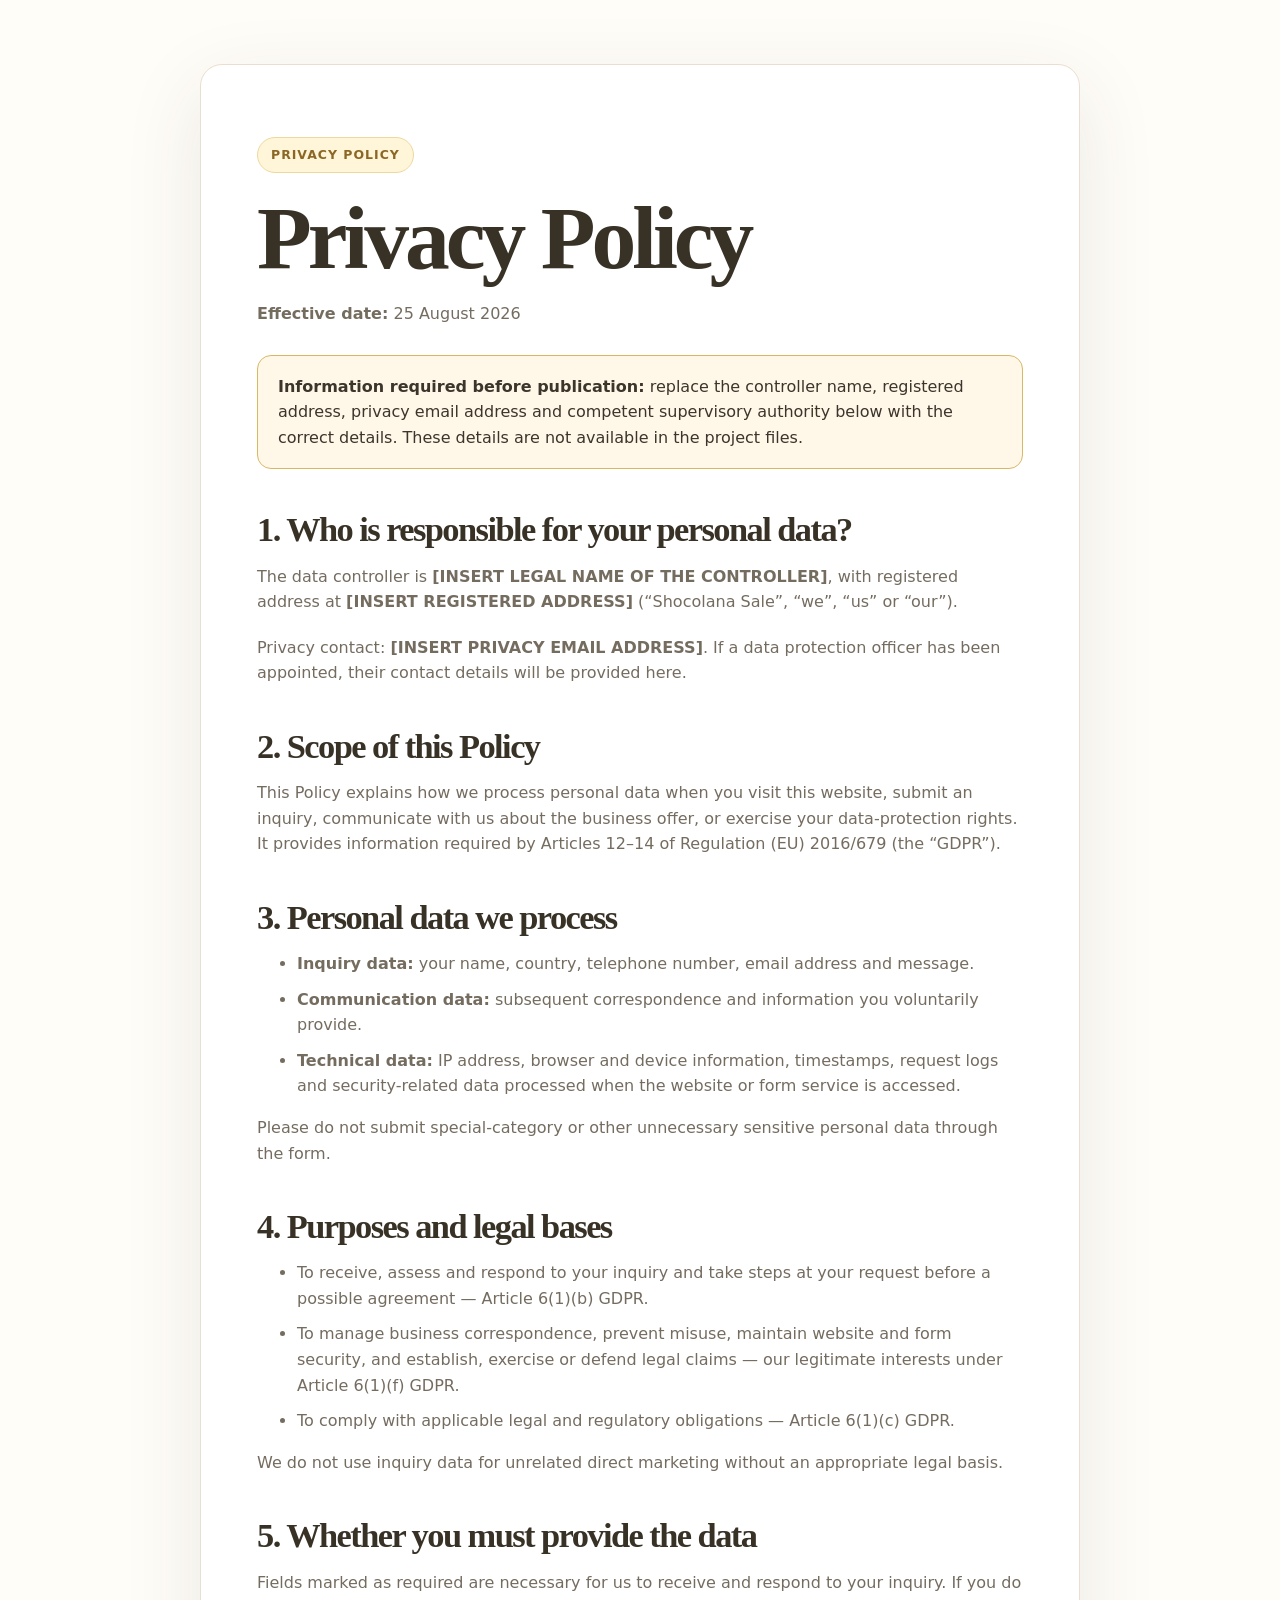
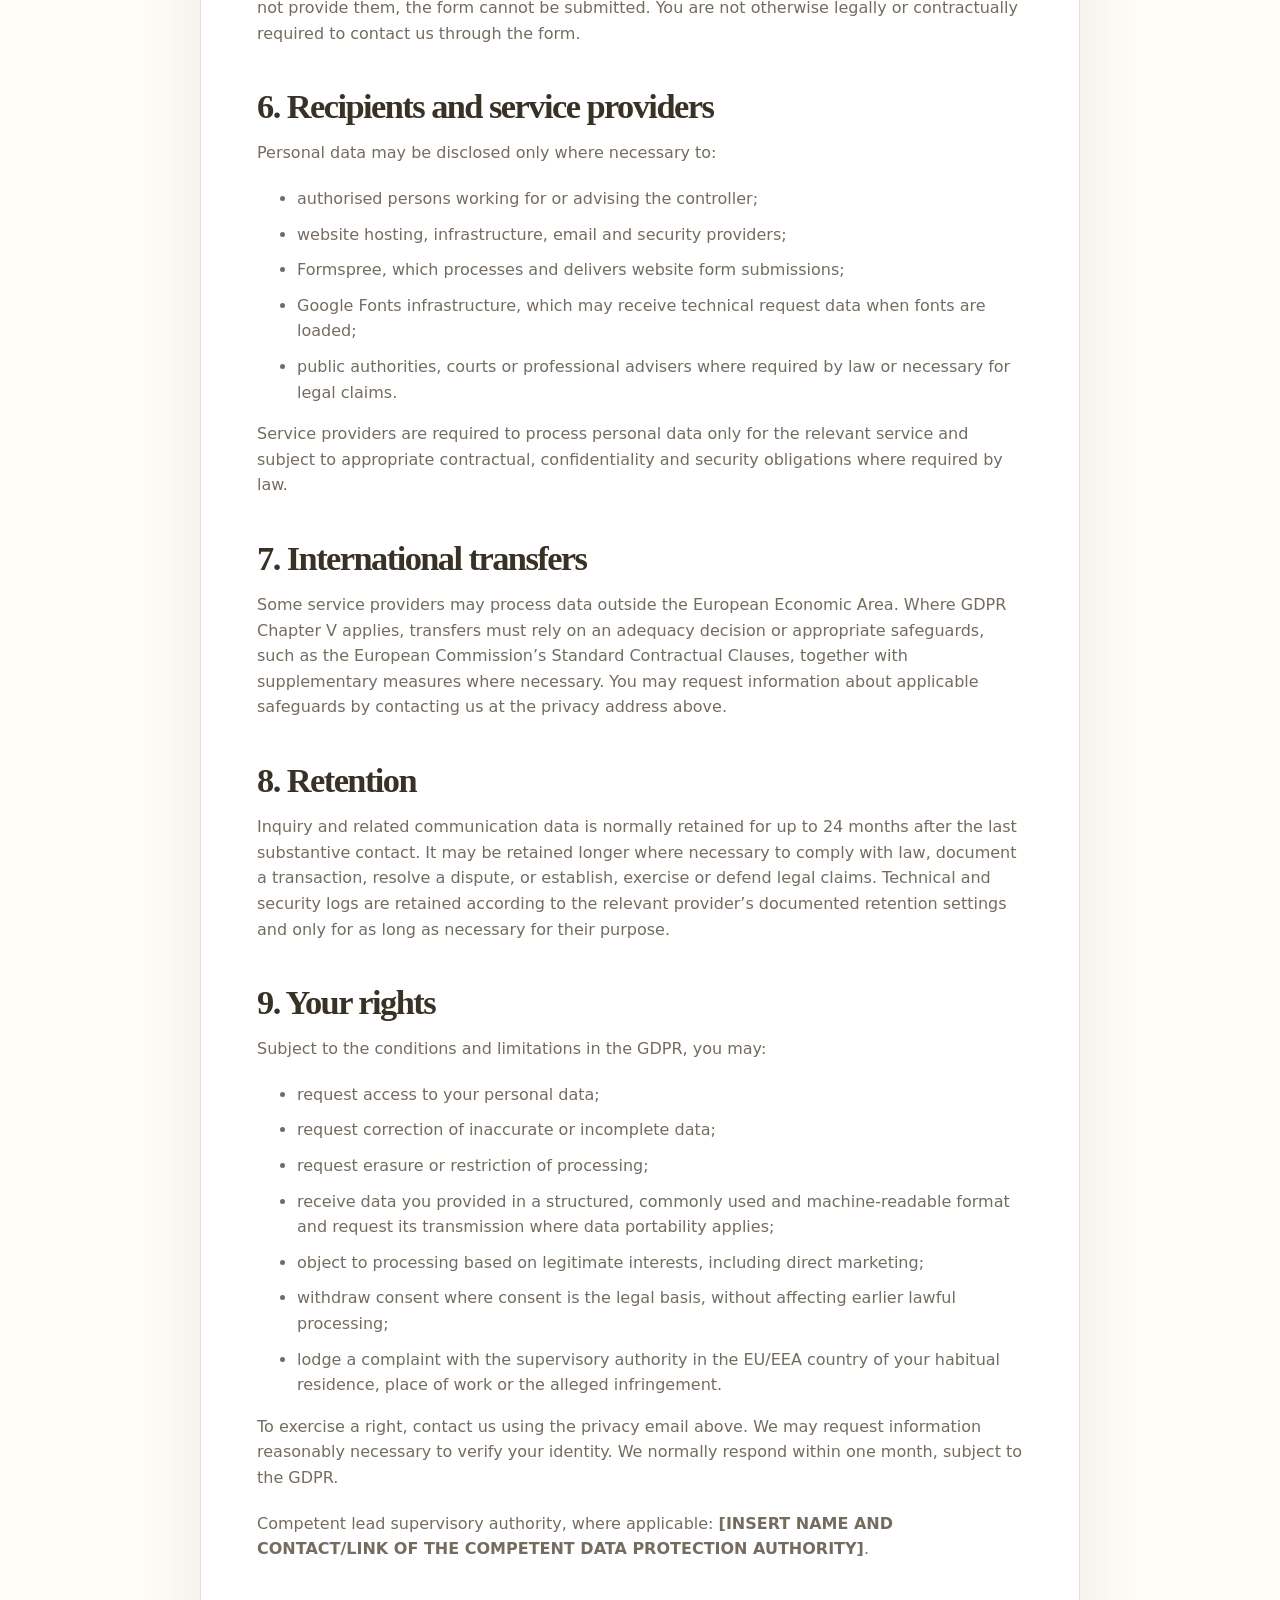
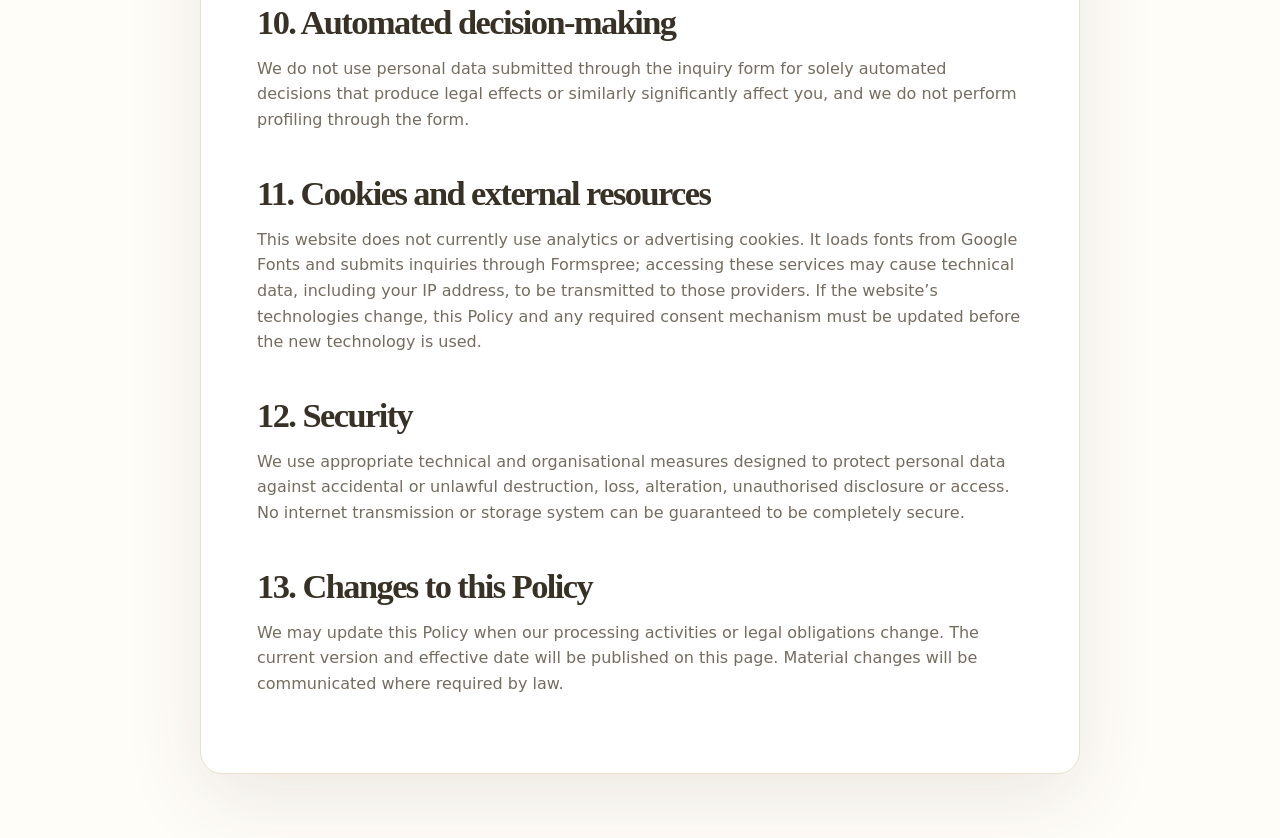
<file: privacy-policy.html>
<!doctype html>
<html lang="en">
<head>
  <meta charset="utf-8">
  <meta name="viewport" content="width=device-width, initial-scale=1">
  <meta name="robots" content="index,follow">
  <title>Privacy Policy — Shocolana Sale</title>
  <meta name="description" content="Privacy Policy for the Shocolana Sale website and inquiry form.">
  <link rel="stylesheet" href="styles.css">
</head>
<body class="legal-page">
  <main class="container narrow">
    <article class="legal-document">
      <p class="eyebrow">Privacy Policy</p>
      <h1>Privacy Policy</h1>
      <p><strong>Effective date:</strong> 25 August 2026</p>

      <div class="legal-notice" role="note">
        <strong>Information required before publication:</strong>
        replace the controller name, registered address, privacy email address and competent supervisory
        authority below with the correct details. These details are not available in the project files.
      </div>

      <h2>1. Who is responsible for your personal data?</h2>
      <p>
        The data controller is <strong>[INSERT LEGAL NAME OF THE CONTROLLER]</strong>, with registered address at
        <strong>[INSERT REGISTERED ADDRESS]</strong> (“Shocolana Sale”, “we”, “us” or “our”).
      </p>
      <p>
        Privacy contact: <strong>[INSERT PRIVACY EMAIL ADDRESS]</strong>.
        If a data protection officer has been appointed, their contact details will be provided here.
      </p>

      <h2>2. Scope of this Policy</h2>
      <p>
        This Policy explains how we process personal data when you visit this website, submit an inquiry,
        communicate with us about the business offer, or exercise your data-protection rights. It provides
        information required by Articles 12–14 of Regulation (EU) 2016/679 (the “GDPR”).
      </p>

      <h2>3. Personal data we process</h2>
      <ul>
        <li><strong>Inquiry data:</strong> your name, country, telephone number, email address and message.</li>
        <li><strong>Communication data:</strong> subsequent correspondence and information you voluntarily provide.</li>
        <li><strong>Technical data:</strong> IP address, browser and device information, timestamps, request logs and security-related data processed when the website or form service is accessed.</li>
      </ul>
      <p>Please do not submit special-category or other unnecessary sensitive personal data through the form.</p>

      <h2>4. Purposes and legal bases</h2>
      <ul>
        <li>To receive, assess and respond to your inquiry and take steps at your request before a possible agreement — Article 6(1)(b) GDPR.</li>
        <li>To manage business correspondence, prevent misuse, maintain website and form security, and establish, exercise or defend legal claims — our legitimate interests under Article 6(1)(f) GDPR.</li>
        <li>To comply with applicable legal and regulatory obligations — Article 6(1)(c) GDPR.</li>
      </ul>
      <p>We do not use inquiry data for unrelated direct marketing without an appropriate legal basis.</p>

      <h2>5. Whether you must provide the data</h2>
      <p>
        Fields marked as required are necessary for us to receive and respond to your inquiry. If you do not
        provide them, the form cannot be submitted. You are not otherwise legally or contractually required to
        contact us through the form.
      </p>

      <h2>6. Recipients and service providers</h2>
      <p>Personal data may be disclosed only where necessary to:</p>
      <ul>
        <li>authorised persons working for or advising the controller;</li>
        <li>website hosting, infrastructure, email and security providers;</li>
        <li>Formspree, which processes and delivers website form submissions;</li>
        <li>Google Fonts infrastructure, which may receive technical request data when fonts are loaded;</li>
        <li>public authorities, courts or professional advisers where required by law or necessary for legal claims.</li>
      </ul>
      <p>
        Service providers are required to process personal data only for the relevant service and subject to
        appropriate contractual, confidentiality and security obligations where required by law.
      </p>

      <h2>7. International transfers</h2>
      <p>
        Some service providers may process data outside the European Economic Area. Where GDPR Chapter V applies,
        transfers must rely on an adequacy decision or appropriate safeguards, such as the European Commission’s
        Standard Contractual Clauses, together with supplementary measures where necessary. You may request
        information about applicable safeguards by contacting us at the privacy address above.
      </p>

      <h2>8. Retention</h2>
      <p>
        Inquiry and related communication data is normally retained for up to 24 months after the last substantive
        contact. It may be retained longer where necessary to comply with law, document a transaction, resolve a
        dispute, or establish, exercise or defend legal claims. Technical and security logs are retained according
        to the relevant provider’s documented retention settings and only for as long as necessary for their purpose.
      </p>

      <h2>9. Your rights</h2>
      <p>Subject to the conditions and limitations in the GDPR, you may:</p>
      <ul>
        <li>request access to your personal data;</li>
        <li>request correction of inaccurate or incomplete data;</li>
        <li>request erasure or restriction of processing;</li>
        <li>receive data you provided in a structured, commonly used and machine-readable format and request its transmission where data portability applies;</li>
        <li>object to processing based on legitimate interests, including direct marketing;</li>
        <li>withdraw consent where consent is the legal basis, without affecting earlier lawful processing;</li>
        <li>lodge a complaint with the supervisory authority in the EU/EEA country of your habitual residence, place of work or the alleged infringement.</li>
      </ul>
      <p>
        To exercise a right, contact us using the privacy email above. We may request information reasonably
        necessary to verify your identity. We normally respond within one month, subject to the GDPR.
      </p>
      <p>
        Competent lead supervisory authority, where applicable:
        <strong>[INSERT NAME AND CONTACT/LINK OF THE COMPETENT DATA PROTECTION AUTHORITY]</strong>.
      </p>

      <h2>10. Automated decision-making</h2>
      <p>
        We do not use personal data submitted through the inquiry form for solely automated decisions that produce
        legal effects or similarly significantly affect you, and we do not perform profiling through the form.
      </p>

      <h2>11. Cookies and external resources</h2>
      <p>
        This website does not currently use analytics or advertising cookies. It loads fonts from Google Fonts and
        submits inquiries through Formspree; accessing these services may cause technical data, including your IP
        address, to be transmitted to those providers. If the website’s technologies change, this Policy and any
        required consent mechanism must be updated before the new technology is used.
      </p>

      <h2>12. Security</h2>
      <p>
        We use appropriate technical and organisational measures designed to protect personal data against accidental
        or unlawful destruction, loss, alteration, unauthorised disclosure or access. No internet transmission or
        storage system can be guaranteed to be completely secure.
      </p>

      <h2>13. Changes to this Policy</h2>
      <p>
        We may update this Policy when our processing activities or legal obligations change. The current version and
        effective date will be published on this page. Material changes will be communicated where required by law.
      </p>
    </article>
  </main>
</body>
</html>
</file>
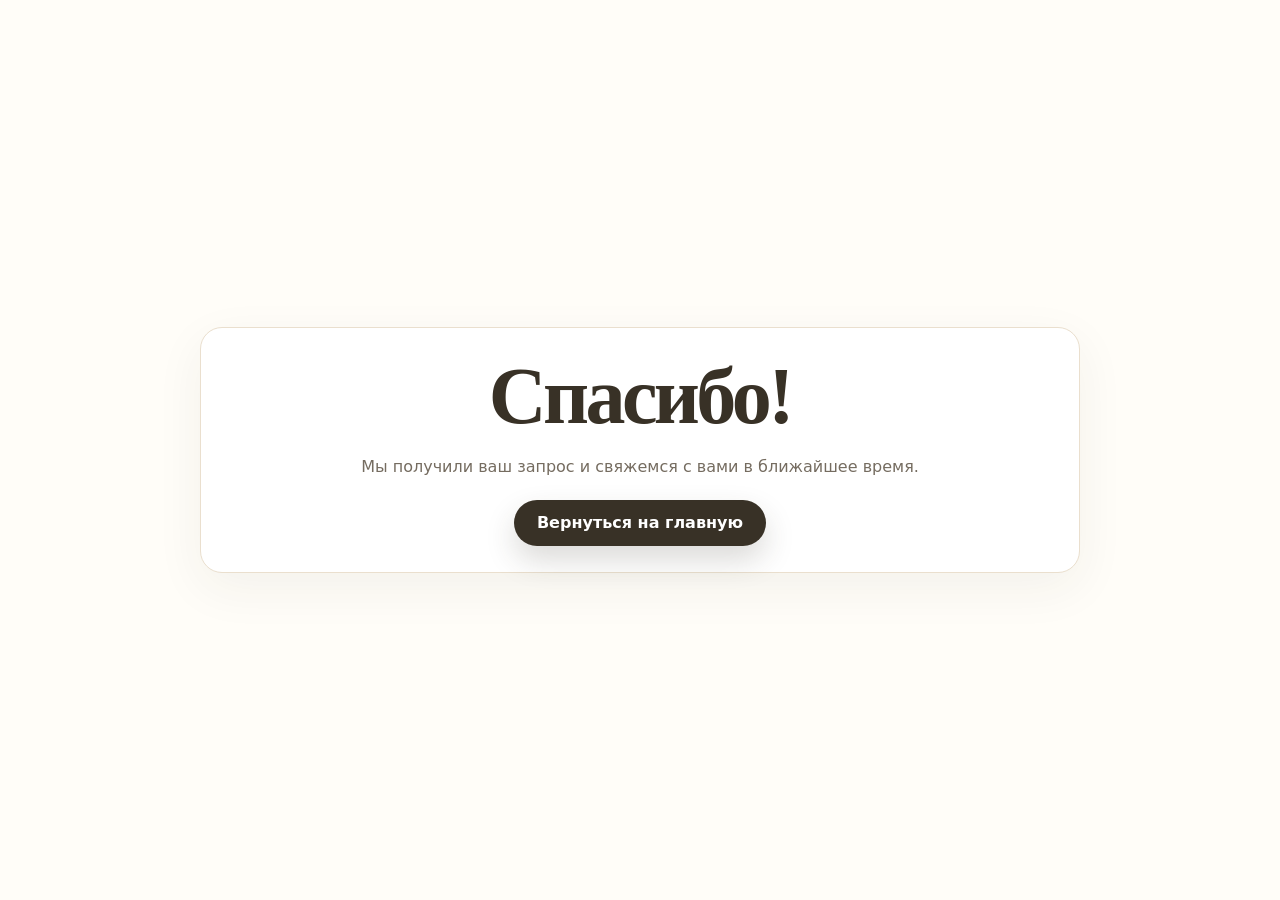
<file: thank-you.html>
<!doctype html>
<html lang="ru">
<head>
  <meta charset="utf-8">
  <meta name="viewport" content="width=device-width, initial-scale=1">
  <title>Спасибо!</title>
  <link rel="stylesheet" href="styles.css">
</head>
<body class="thank-you-page">
  <main class="container narrow">
    <div class="cta-panel">
      <h1>Спасибо!</h1>
      <p>Мы получили ваш запрос и свяжемся с вами в ближайшее время.</p>
      <a class="btn btn-primary" href="index_ru.html">Вернуться на главную</a>
    </div>
  </main>
</body>
</html>
</file>
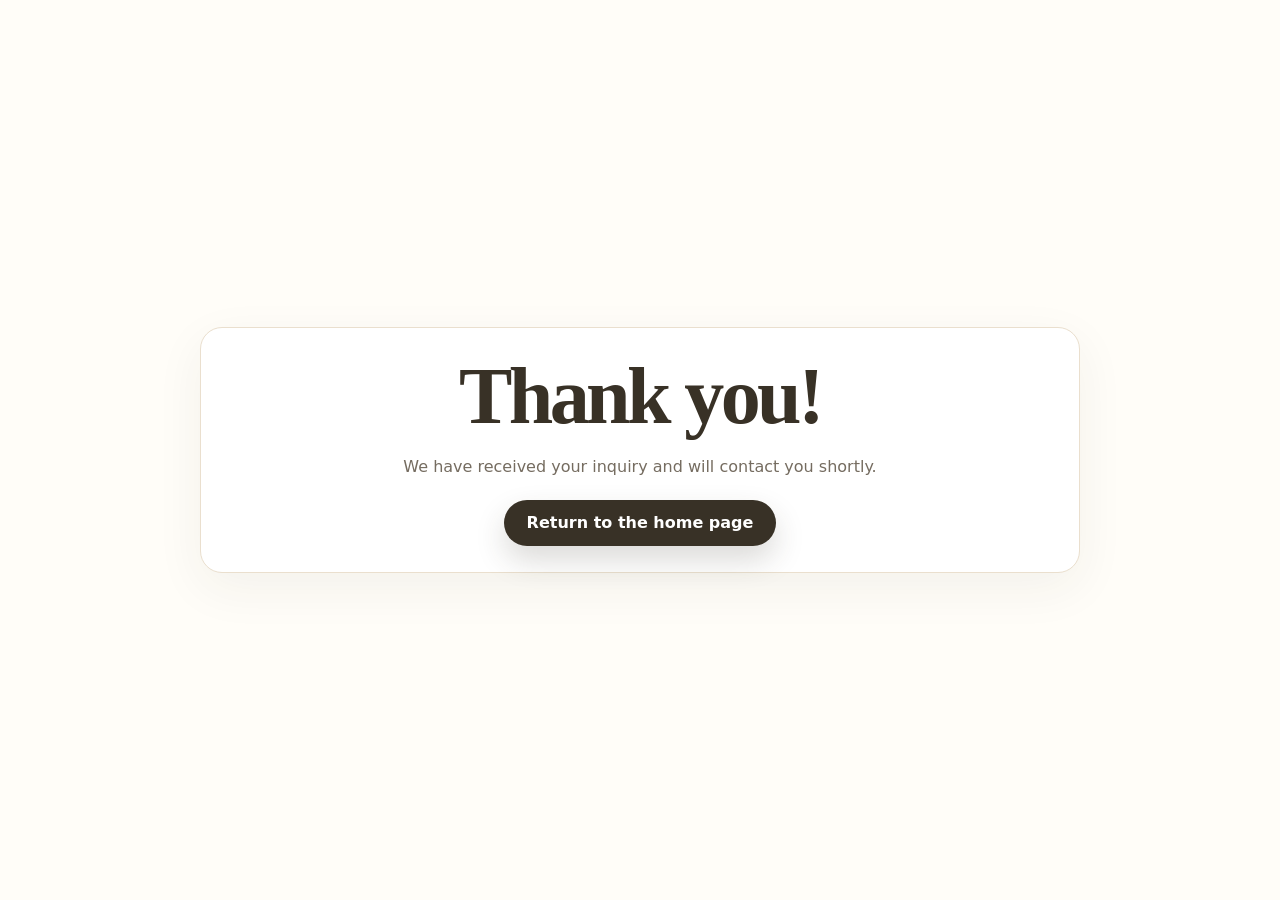
<file: thank-you_en.html>
<!doctype html>
<html lang="en">
<head>
  <meta charset="utf-8">
  <meta name="viewport" content="width=device-width, initial-scale=1">
  <title>Thank you!</title>
  <link rel="stylesheet" href="styles.css">
</head>
<body class="thank-you-page">
  <main class="container narrow">
    <div class="cta-panel">
      <h1>Thank you!</h1>
      <p>We have received your inquiry and will contact you shortly.</p>
      <a class="btn btn-primary" href="index.html">Return to the home page</a>
    </div>
  </main>
</body>
</html>
</file>
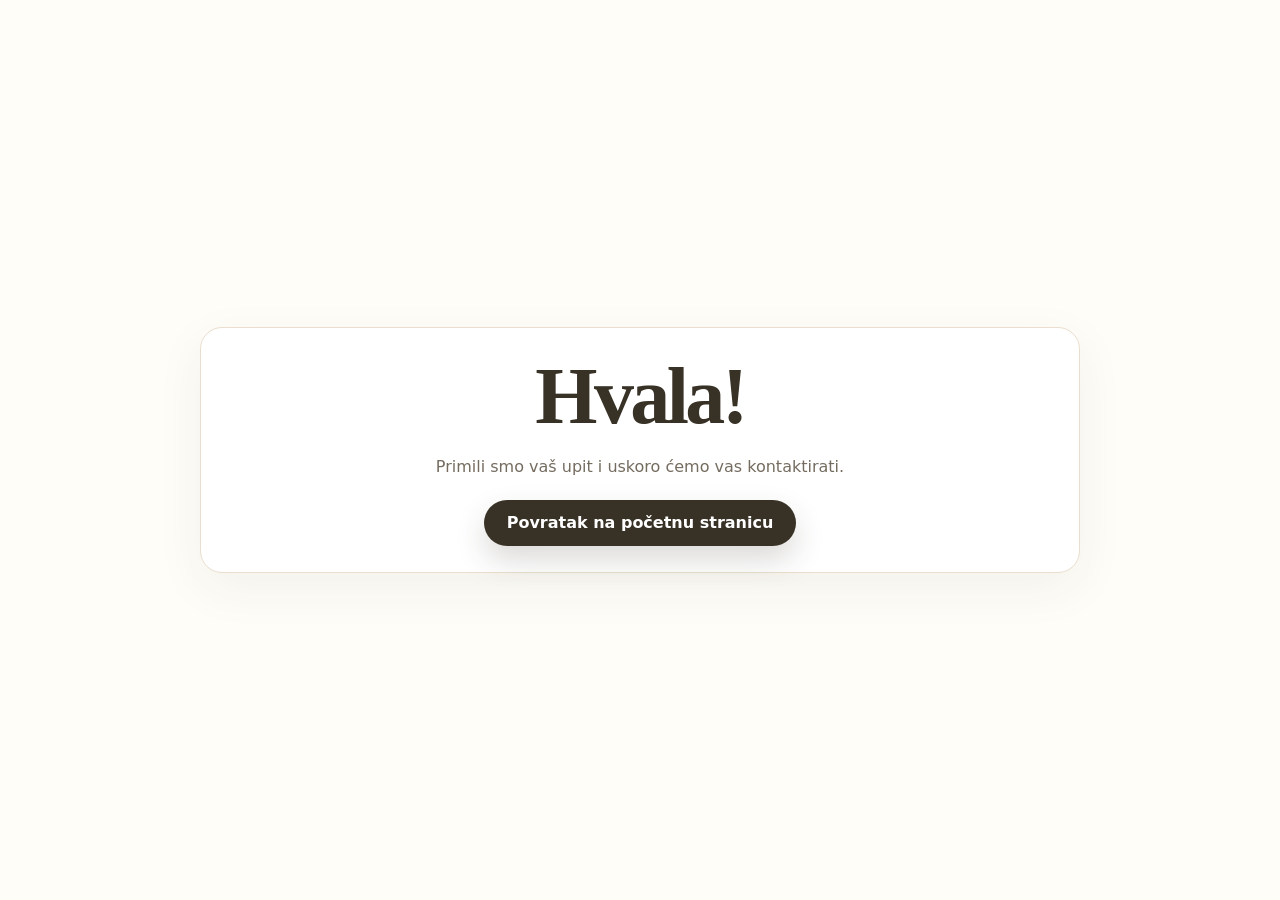
<file: thank-you_sh.html>
<!doctype html>
<html lang="sh-Latn">
<head>
  <meta charset="utf-8">
  <meta name="viewport" content="width=device-width, initial-scale=1">
  <title>Hvala!</title>
  <link rel="stylesheet" href="styles.css">
</head>
<body class="thank-you-page">
  <main class="container narrow">
    <div class="cta-panel">
      <h1>Hvala!</h1>
      <p>Primili smo vaš upit i uskoro ćemo vas kontaktirati.</p>
      <a class="btn btn-primary" href="index_sh.html">Povratak na početnu stranicu</a>
    </div>
  </main>
</body>
</html>
</file>
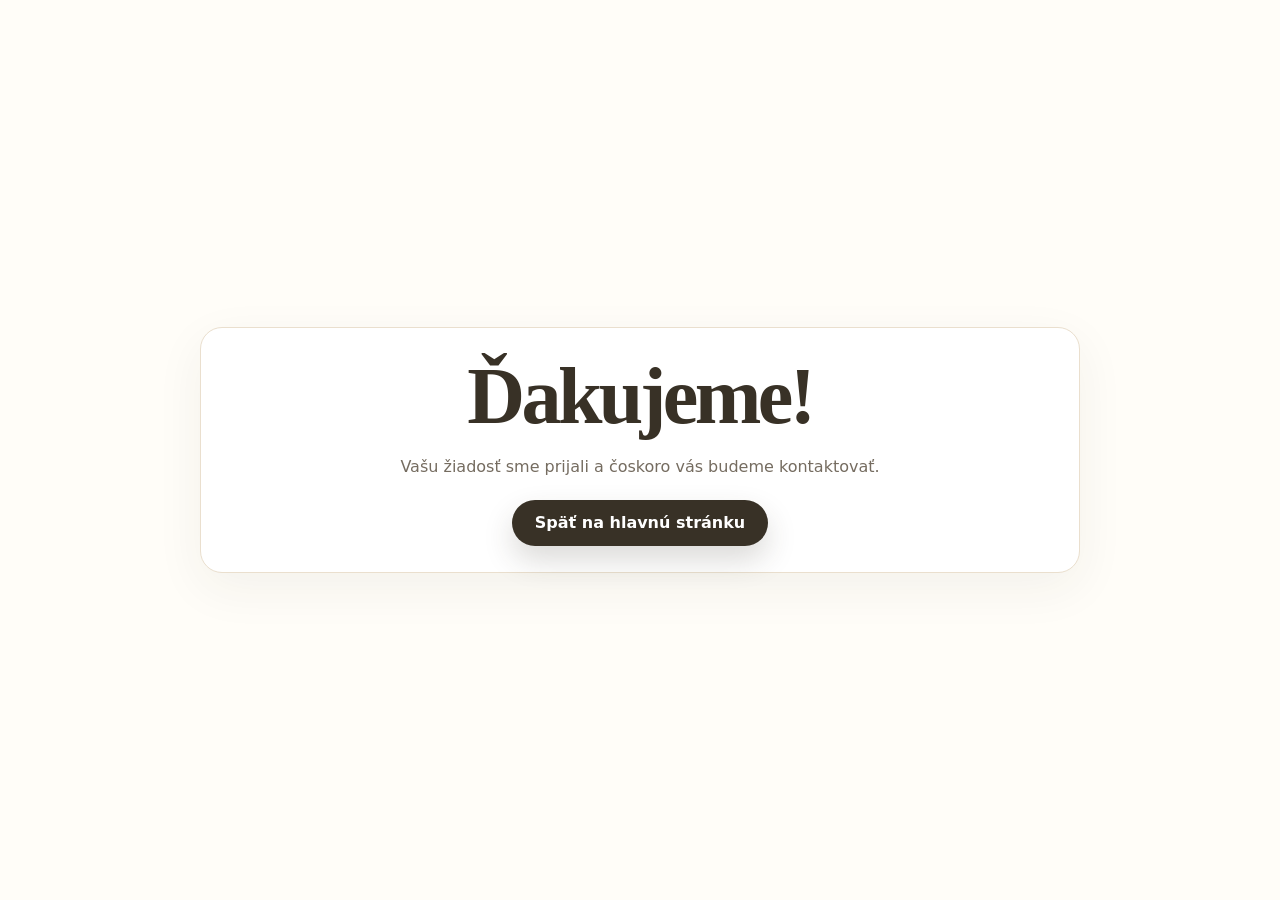
<file: thank-you_sk.html>
<!doctype html>
<html lang="sk">
<head>
  <meta charset="utf-8">
  <meta name="viewport" content="width=device-width, initial-scale=1">
  <title>Ďakujeme!</title>
  <link rel="stylesheet" href="styles.css">
</head>
<body class="thank-you-page">
  <main class="container narrow">
    <div class="cta-panel">
      <h1>Ďakujeme!</h1>
      <p>Vašu žiadosť sme prijali a čoskoro vás budeme kontaktovať.</p>
      <a class="btn btn-primary" href="index_sk.html">Späť na hlavnú stránku</a>
    </div>
  </main>
</body>
</html>
</file>
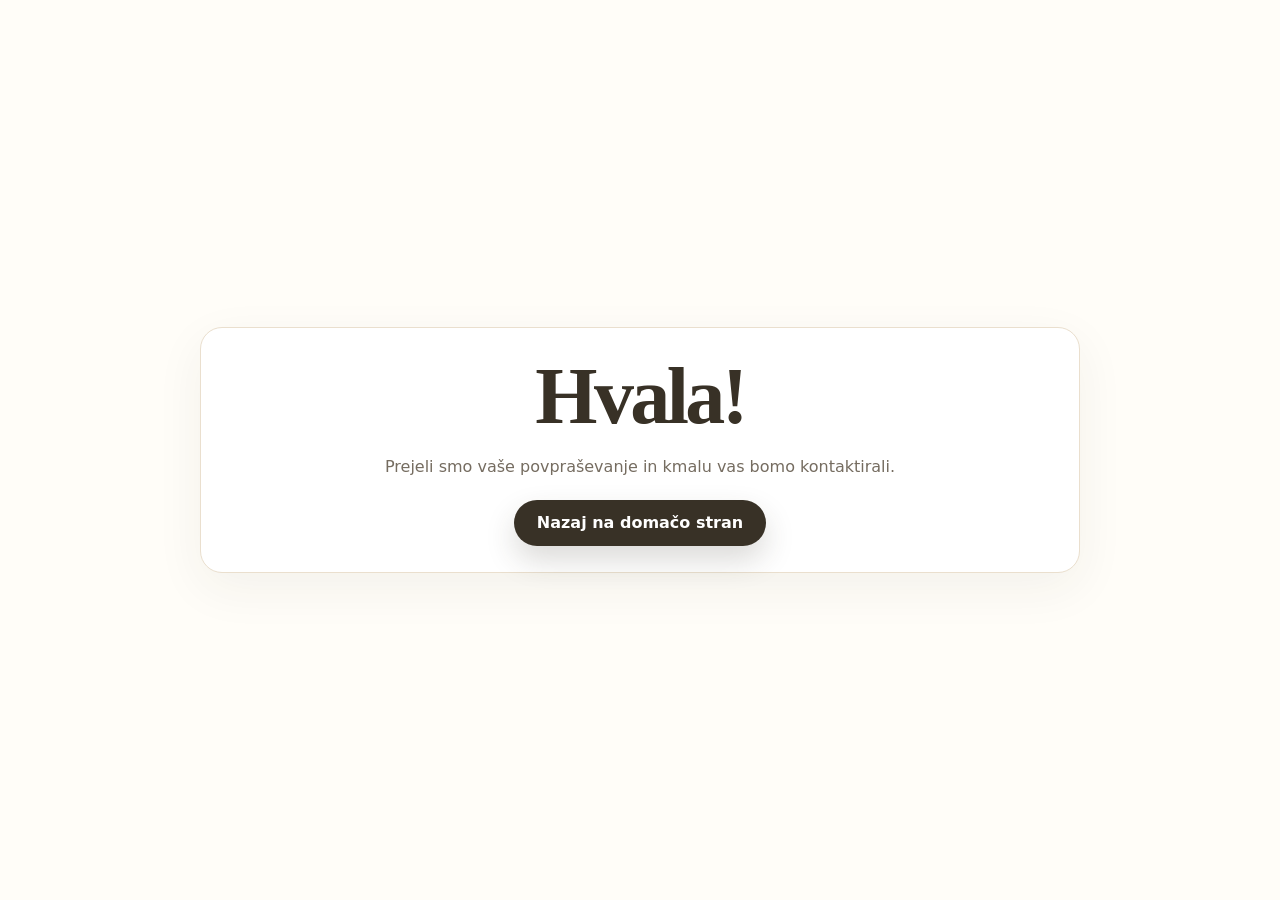
<file: thank-you_sl.html>
<!doctype html>
<html lang="sl">
<head>
  <meta charset="utf-8">
  <meta name="viewport" content="width=device-width, initial-scale=1">
  <title>Hvala!</title>
  <link rel="stylesheet" href="styles.css">
</head>
<body class="thank-you-page">
  <main class="container narrow">
    <div class="cta-panel">
      <h1>Hvala!</h1>
      <p>Prejeli smo vaše povpraševanje in kmalu vas bomo kontaktirali.</p>
      <a class="btn btn-primary" href="index_sl.html">Nazaj na domačo stran</a>
    </div>
  </main>
</body>
</html>
</file>
<file: styles.css>
:root {
  --background: #fffdf8;
  --foreground: #3b352c;
  --muted: #756c60;
  --soft: #f8f1e6;
  --soft-2: #fbf7ef;
  --card: #ffffff;
  --border: #eadfce;
  --gold: #c69a46;
  --gold-soft: #efe0bd;
  --charcoal: #383126;
  --shadow: 0 24px 80px rgba(58, 49, 38, .10);
  --radius: 22px;
  --container: 1180px;
}

* { box-sizing: border-box; }

html { scroll-behavior: smooth; }

body {
  margin: 0;
  font-family: Inter, system-ui, -apple-system, BlinkMacSystemFont, "Segoe UI", sans-serif;
  background: var(--background);
  color: var(--foreground);
  line-height: 1.6;
}

img { max-width: 100%; display: block; }
a { color: inherit; text-decoration: none; }

.container {
  width: min(var(--container), calc(100% - 40px));
  margin: 0 auto;
}

.narrow { max-width: 880px; }

.site-header {
  position: sticky;
  top: 0;
  z-index: 50;
  background: rgba(255, 253, 248, .84);
  backdrop-filter: blur(18px);
  border-bottom: 1px solid rgba(234, 223, 206, .7);
}

.header-inner {
  height: 76px;
  display: flex;
  align-items: center;
  justify-content: space-between;
  gap: 24px;
}

.logo {
  font-family: "Playfair Display", Georgia, serif;
  font-weight: 700;
  font-size: 1.45rem;
  letter-spacing: -.03em;
}

.desktop-nav {
  display: flex;
  align-items: center;
  gap: 30px;
  color: var(--muted);
  font-size: .95rem;
}

.desktop-nav a:hover,
.footer a:hover { color: var(--charcoal); }

.language-switcher {
  position: relative;
  color: var(--charcoal);
}

.language-switcher summary {
  display: flex;
  align-items: center;
  justify-content: center;
  gap: 7px;
  min-width: 48px;
  min-height: 42px;
  padding: 0 12px;
  border: 1px solid var(--border);
  border-radius: 12px;
  background: #fff;
  font-size: .85rem;
  font-weight: 800;
  cursor: pointer;
  list-style: none;
}

.language-switcher summary::-webkit-details-marker { display: none; }

.language-switcher summary::after {
  content: "▾";
  font-size: .7rem;
  transition: transform .2s ease;
}

.language-switcher[open] summary::after { transform: rotate(180deg); }

.language-switcher summary:focus-visible {
  outline: 3px solid var(--gold-soft);
  outline-offset: 2px;
}

.language-menu {
  position: absolute;
  top: calc(100% + 10px);
  right: 0;
  z-index: 70;
  min-width: 178px;
  padding: 8px;
  border: 1px solid var(--border);
  border-radius: 16px;
  background: #fff;
  box-shadow: var(--shadow);
}

.language-menu a {
  display: block;
  padding: 9px 12px;
  border-radius: 10px;
  font-size: .9rem;
  font-weight: 600;
}

.language-menu a:hover { background: var(--soft); }

.language-menu a[aria-current="page"] {
  color: #8b6725;
  background: #fff5d9;
}

.mobile-language { display: none; }

.btn {
  display: inline-flex;
  align-items: center;
  justify-content: center;
  min-height: 46px;
  padding: 0 22px;
  border-radius: 999px;
  font-weight: 700;
  border: 1px solid transparent;
  cursor: pointer;
  transition: transform .2s ease, box-shadow .2s ease, background .2s ease;
}

.btn:hover { transform: translateY(-1px); }

.btn-primary {
  background: var(--charcoal);
  color: #fff;
  box-shadow: 0 14px 30px rgba(56, 49, 38, .18);
}

.btn-secondary {
  background: #fff;
  color: var(--charcoal);
  border-color: var(--border);
}

.mobile-menu-btn {
  display: none;
  width: 44px;
  height: 44px;
  border: 1px solid var(--border);
  border-radius: 12px;
  background: #fff;
}

.mobile-menu-btn span {
  display: block;
  width: 18px;
  height: 2px;
  margin: 4px auto;
  background: var(--charcoal);
}

.mobile-nav {
  border-top: 1px solid var(--border);
  padding: 18px 20px 24px;
  background: var(--background);
}

.mobile-nav a {
  display: block;
  padding: 12px 0;
}

.section {
  padding: 110px 0;
}

.section-light {
  background:
    radial-gradient(circle at top left, rgba(198,154,70,.12), transparent 34%),
    linear-gradient(180deg, #fffdf8 0%, #fbf5eb 100%);
}

.section-warm { background: var(--soft-2); }

.eyebrow {
  display: inline-flex;
  color: #8b6725;
  background: #fff5d9;
  border: 1px solid #edd99e;
  border-radius: 999px;
  padding: 7px 13px;
  font-size: .78rem;
  font-weight: 800;
  text-transform: uppercase;
  letter-spacing: .08em;
  margin-bottom: 18px;
}

h1, h2, h3 {
  margin: 0;
  color: var(--charcoal);
  line-height: 1.05;
  letter-spacing: -.045em;
}

h1, h2 {
  font-family: "Playfair Display", Georgia, serif;
}

h1 { font-size: clamp(3rem, 7vw, 5.8rem); }
h2 { font-size: clamp(2.2rem, 4.4vw, 4rem); }
h3 { font-size: 1.28rem; letter-spacing: -.025em; }
h4 { margin: 10px 0 0; color: #8b6725; }

p {
  margin: 16px 0 20px;
  color: var(--muted);
}

.lead {
  font-size: clamp(1.08rem, 2vw, 1.32rem);
  max-width: 680px;
}

.hero {
  padding: 86px 0 105px;
  overflow: hidden;
}

.hero-grid {
  display: grid;
  grid-template-columns: 1.04fr .96fr;
  gap: 54px;
  align-items: center;
}

.hero-actions {
  display: flex;
  flex-wrap: wrap;
  gap: 14px;
  margin-top: 32px;
}

.included-mini {
  margin-top: 30px;
  padding: 22px;
  background: rgba(255,255,255,.65);
  border: 1px solid var(--border);
  border-radius: var(--radius);
}

.included-mini p { margin: 0 0 8px; font-weight: 800; color: var(--charcoal); }
.included-mini ul { margin: 0; padding-left: 20px; color: var(--muted); }

.trust-badges, .equipment-badges {
  display: flex;
  flex-wrap: wrap;
  gap: 10px;
  margin-top: 26px;
}

.trust-badges span,
.equipment-badges span,
.pill {
  display: inline-flex;
  border: 1px solid var(--border);
  background: rgba(255,255,255,.75);
  border-radius: 999px;
  padding: 7px 12px;
  font-weight: 700;
  font-size: .82rem;
  color: var(--charcoal);
  margin-bottom: 15px;
}

.hero-media { position: relative; }

.image-card {
  position: relative;
  overflow: hidden;
  border-radius: calc(var(--radius) + 8px);
  background: linear-gradient(135deg, #f3e8d5, #fffaf0);
  border: 1px solid var(--border);
  box-shadow: var(--shadow);
  min-height: 260px;
}

.image-card img {
  width: 100%;
  height: 100%;
  object-fit: cover;
}

.hero-image {
  aspect-ratio: 4 / 5;
  min-height: 560px;
}

.image-card span,
.placeholder-label {
  position: absolute;
  inset: auto 18px 18px 18px;
  display: inline-flex;
  justify-content: center;
  padding: 14px 16px;
  border-radius: 16px;
  color: var(--charcoal);
  background: rgba(255,255,255,.82);
  backdrop-filter: blur(12px);
  font-weight: 800;
}

.image-card.is-placeholder img { display: none; }
.image-card.is-placeholder::before {
  content: "";
  position: absolute;
  inset: 18px;
  border: 1px dashed #d5bd89;
  border-radius: 22px;
}

.floating-stats {
  position: absolute;
  left: -28px;
  bottom: 34px;
  display: grid;
  gap: 12px;
}

.floating-stats div,
.stats-row div,
.metric-card {
  background: rgba(255,255,255,.92);
  border: 1px solid var(--border);
  box-shadow: var(--shadow);
  border-radius: 18px;
  padding: 18px 20px;
}

.floating-stats strong,
.stats-row strong,
.metric-card strong {
  display: block;
  color: var(--charcoal);
  font-size: 1.55rem;
  line-height: 1;
}

.floating-stats span,
.stats-row span {
  display: block;
  font-size: .86rem;
  margin-top: 6px;
  font-weight: 600;
}

.section-heading {
  text-align: center;
  max-width: 760px;
  margin: 0 auto 54px;
}

.section-heading p {
  font-size: 1.08rem;
}

#equipment .cta-panel + .section-heading {
  margin-top: 72px;
}

.feature-grid,
.two-columns,
.opportunity-grid,
.remember-grid {
  display: grid;
  grid-template-columns: repeat(2, 1fr);
  gap: 28px;
  align-items: start;
}

.feature-photo {
  display: grid;
  grid-template-columns: 1fr;
  gap: 18px;
}

.feature-photo .image-card { aspect-ratio: 8 / 8; }

.cards-grid {
  display: grid;
  gap: 20px;
  margin-top: 34px;
}

.cards-grid.four { grid-template-columns: repeat(2, 1fr); }
.cards-grid.five { grid-template-columns: repeat(5, 1fr); }
.cards-grid.six { grid-template-columns: repeat(3, 1fr); }
.cards-grid.buyers { grid-template-columns: repeat(5, 1fr); }

.card,
.list-card,
.quote-card,
.contact-form,
.cta-panel,
.faq-list details {
  background: var(--card);
  border: 1px solid var(--border);
  border-radius: var(--radius);
  padding: 26px;
  box-shadow: 0 15px 50px rgba(58, 49, 38, .06);
}

.card.featured {
  border-color: #d9b765;
  background: linear-gradient(180deg, #fff 0%, #fff8e8 100%);
}

.icon {
  width: 44px;
  height: 44px;
  display: grid;
  place-items: center;
  border-radius: 14px;
  background: #fff5d9;
  color: #8b6725;
  font-size: 1.35rem;
  margin-bottom: 20px;
}

.card small {
  display: block;
  color: #8b6725;
  font-weight: 800;
  margin-top: 18px;
}

.quote-card {
  background: var(--charcoal);
  color: #fff;
}

.quote-card blockquote {
  margin: 0;
  font-family: "Playfair Display", Georgia, serif;
  font-size: clamp(1.55rem, 3vw, 2.35rem);
  line-height: 1.25;
}

.quote-card span {
  display: block;
  margin-top: 20px;
  color: #e8d4a4;
}

.gallery-grid {
  display: grid;
  grid-template-columns: repeat(4, 1fr);
  grid-auto-flow: dense;
  gap: 18px;
}

.feature-list {
  display: grid;
  gap: 16px;
}

.stats-row {
  display: grid;
  grid-template-columns: repeat(4, 1fr);
  gap: 18px;
  margin-top: 48px;
}

.stats-row.compact {
  grid-template-columns: repeat(3, 1fr);
  margin-top: 24px;
}

.check-list {
  list-style: none;
  padding: 0;
  margin: 22px 0 0;
}

.check-list li {
  position: relative;
  padding-left: 30px;
  margin: 13px 0;
  color: var(--muted);
}

.check-list li::before {
  content: "✓";
  position: absolute;
  left: 0;
  color: #8b6725;
  font-weight: 900;
}

.buyers .card ul {
  padding-left: 20px;
  color: var(--muted);
}

.metric-card strong {
  font-size: 2rem;
  color: #8b6725;
}

.equipment-layout .wide {
  aspect-ratio: 21 / 9;
  min-height: 350px;
}

.three-columns {
  display: grid;
  grid-template-columns: repeat(3, 1fr);
  gap: 22px;
  margin-top: 30px;
}

.list-card ul {
  padding-left: 0;
  list-style: none;
  margin-bottom: 0;
}

.list-card li {
  padding: 14px 25px;
  border-bottom: 1px solid var(--border);
}

.list-card li:last-child { border-bottom: 0; }

.list-card li span {
  display: block;
  color: var(--muted);
  font-size: .92rem;
  margin-top: 3px;
}

.cta-panel {
  margin-top: 34px;
  text-align: center;
}

.steps {
  display: grid;
  grid-template-columns: repeat(4, 1fr);
  gap: 22px;
  counter-reset: step;
}

.steps article {
  position: relative;
  padding: 28px;
  border-radius: var(--radius);
  background: #fff;
  border: 1px solid var(--border);
}

.steps article span {
  display: block;
  color: #d0aa58;
  font-size: 2.2rem;
  font-weight: 900;
  line-height: 1;
  margin-bottom: 22px;
}

.faq-list {
  display: grid;
  gap: 14px;
  background: transparent;
  border: 0;
  box-shadow: none;
  padding: 0;
}

.faq-list details {
  padding: 0;
  overflow: hidden;
}

.faq-list summary {
  cursor: pointer;
  padding: 22px 26px;
  font-weight: 800;
  color: var(--charcoal);
}

.faq-list p {
  margin: 0;
  padding: 0 26px 24px;
}

.contact-form label {
  display: grid;
  gap: 8px;
  color: var(--charcoal);
  font-weight: 800;
}

.form-grid {
  display: grid;
  grid-template-columns: repeat(2, 1fr);
  gap: 18px;
  margin-bottom: 18px;
}

input, textarea {
  width: 100%;
  border: 1px solid var(--border);
  background: #fff;
  border-radius: 14px;
  padding: 14px 16px;
  font: inherit;
  color: var(--foreground);
}

textarea { resize: vertical; }

.contact-form button {
  margin-top: 22px;
  width: 100%;
}

.form-note {
  text-align: center;
  font-size: .92rem;
}

.form-submit-error {
  margin-bottom: 0;
  color: #9f2d20;
  font-weight: 700;
  text-align: center;
}

.form-privacy {
  margin: -12px 0 0;
  font-size: .9rem;
  text-align: center;
}

.form-privacy a {
  color: #8b6725;
  text-decoration: underline;
  text-underline-offset: 3px;
}

.legal-page { padding: 64px 0; }

.legal-document {
  padding: clamp(24px, 5vw, 56px);
  border: 1px solid var(--border);
  border-radius: var(--radius);
  background: var(--card);
  box-shadow: var(--shadow);
}

.legal-document h1 { margin-bottom: 16px; }
.legal-document h2 { margin-top: 42px; font-size: clamp(1.55rem, 3vw, 2.15rem); }
.legal-document li { margin: 10px 0; color: var(--muted); }

.legal-notice {
  margin: 28px 0;
  padding: 18px 20px;
  border: 1px solid #d9b765;
  border-radius: 14px;
  background: #fff8e8;
}

.footer {
  padding: 32px 0;
  border-top: 1px solid var(--border);
  background: #fff;
}

.footer-inner {
  display: flex;
  align-items: center;
  justify-content: space-between;
  gap: 24px;
  color: var(--muted);
}

.footer nav {
  display: flex;
  gap: 24px;
}

.js .reveal {
  opacity: 0;
  transform: translateY(22px);
  transition: opacity .7s ease, transform .7s ease;
}

.js .reveal.visible {
  opacity: 1;
  transform: none;
}

@media (prefers-reduced-motion: reduce) {
  html { scroll-behavior: auto; }

  .js .reveal {
    opacity: 1;
    transform: none;
    transition: none;
  }
}

.image-valli {
  max-height: fit-content;
}

@media (max-width: 1080px) {
  .cards-grid.five,
  .cards-grid.buyers { grid-template-columns: repeat(2, 1fr); }
  .cards-grid.six,
  .three-columns { grid-template-columns: repeat(2, 1fr); }
  .hero-grid { grid-template-columns: 1fr; }
  .hero-image { min-height: 420px; aspect-ratio: 16 / 11; }
  .floating-stats { position: static; grid-template-columns: repeat(2, 1fr); margin-top: 16px; }
}

@media (max-width: 760px) {
  .container { width: min(calc(100% - 28px), var(--container)); }
  .desktop-nav, .desktop-cta, .desktop-language { display: none; }
  .mobile-menu-btn { display: block; }
  .mobile-language { display: block; margin: 8px 0 14px; }
  .mobile-language summary { width: 100%; justify-content: space-between; }
  .mobile-language .language-menu {
    position: static;
    min-width: 0;
    margin-top: 8px;
    box-shadow: none;
  }
  .section { padding: 76px 0; }
  .hero { padding-top: 52px; }
  .hero-actions { flex-direction: column; }
  .btn { width: 100%; }
  .feature-grid,
  .two-columns,
  .opportunity-grid,
  .remember-grid,
  .cards-grid.five,
  .cards-grid.buyers,
  .cards-grid.six,
  .three-columns,
  .stats-row,
  .stats-row.compact,
  .steps,
  .form-grid {
    grid-template-columns: 1fr;
  }
  .gallery-grid {
    grid-template-columns: 1fr;
  }
  .gallery-grid .portrait,
  .gallery-grid .video {
    grid-row: auto;
    grid-column: auto;
    aspect-ratio: 16 / 11;
  }
  .hero-image,
  .equipment-layout .wide {
    min-height: 280px;
    aspect-ratio: 16 / 11;
  }
  .footer-inner {
    flex-direction: column;
    text-align: center;
  }
}


@media (max-width: 760px) {
  html,
  body {
    width: 100%;
    overflow-x: hidden;
  }

  body {
    text-align: left;
  }

  .container {
    width: min(calc(100% - 28px), var(--container));
    margin-left: auto;
    margin-right: auto;
  }

  .hero-grid,
  .hero-copy,
  .hero-media {
    min-width: 0;
    max-width: 100%;
  }

  .hero-copy h1,
  .hero-copy .lead,
  .hero-copy .eyebrow,
  .included-mini,
  .included-mini li {
    max-width: 100%;
    overflow-wrap: anywhere;
  }

  .section-heading,
  .cta-panel,
  .form-note {
    text-align: center;
  }

  #equipment .cta-panel + .section-heading {
    margin-top: 52px;
  }

  .hero-copy,
  .remember-grid > *,
  .opportunity-grid > *,
  .feature-photo,
  .card,
  .metric-card,
  .list-card,
  .quote-card,
  .contact-form {
    width: 100%;
    max-width: 100%;
  }

  .hero-grid,
  .feature-grid,
  .two-columns,
  .opportunity-grid,
  .remember-grid,
  .cards-grid,
  .cards-grid.five,
  .cards-grid.six,
  .cards-grid.buyers,
  .three-columns,
  .stats-row,
  .stats-row.compact,
  .steps,
  .form-grid {
    display: grid;
    grid-template-columns: minmax(0, 1fr) !important;
    justify-items: stretch;
    align-items: stretch;
  }

  .gallery-grid {
    display: grid;
    grid-template-columns: 1fr !important;
    width: 100%;
  }

  .gallery-grid .square,
  .gallery-grid .portrait,
  .gallery-grid .video {
    grid-column: auto !important;
    grid-row: auto !important;
    aspect-ratio: 16 / 11;
  }

  .hero-actions,
  .trust-badges,
  .equipment-badges {
    justify-content: center;
  }

  .hero-actions .btn {
    width: 100%;
  }

  .image-card,
  .hero-image,
  .equipment-layout .wide {
    width: 100%;
    max-width: 100%;
  }

  .image-card span,
  .placeholder-label {
    left: 14px;
    right: 14px;
    bottom: 14px;
    max-width: calc(100% - 28px);
    text-align: center;
  }

  .floating-stats {
    position: static !important;
    display: grid;
    grid-template-columns: 1fr !important;
    width: 100%;
    margin-top: 16px;
  }

  h1 {
    font-size: clamp(2.4rem, 12vw, 3.4rem);
  }

  h2 {
    font-size: clamp(2rem, 9vw, 2.7rem);
  }

  .lead {
    font-size: 1.05rem;
  }

  .footer-inner {
    flex-direction: column;
    text-align: center;
  }

  .footer nav {
    flex-wrap: wrap;
    justify-content: center;
  }
}

@media (max-width: 420px) {
  .container {
    width: calc(100% - 22px);
  }

  .card,
  .metric-card,
  .list-card,
  .quote-card,
  .contact-form,
  .cta-panel {
    padding: 22px 18px;
  }

  .section {
    padding-left: 0;
    padding-right: 0;
  }

  .trust-badges span,
  .equipment-badges span,
  .pill {
    max-width: 100%;
    text-align: center;
    justify-content: center;
  }
}

.video-grid {
  display: grid;
  grid-template-columns: repeat(2, 1fr);
  gap: 28px;
  margin-top: 40px;
}

.video-card {
  background: #fff;
  border: 1px solid var(--border);
  border-radius: var(--radius);
  padding: 24px;
  box-shadow: var(--shadow);
}

.video-wrapper {
  overflow: hidden;
  border-radius: 16px;
  background: #000;
}

.video-wrapper video {
  width: 100%;
  display: block;
}

.video-card h3 {
  margin-top: 18px;
}

.video-card p {
  margin-top: 10px;
}

@media (max-width: 760px) {
  .video-grid {
    grid-template-columns: 1fr;
  }
}


.bottom-20 {
  margin-bottom: 20px;
}

.spec-label {
  font-weight: 600;
  color: #8b6725;
}

.transparency {
  opacity: 0.8;
}


.gallery-grid .image-card {
    height: 320px;
}

.gallery-grid .image-card img {
    width: 100%;
    height: 100%;
    object-fit: cover;
}

@media (max-width: 760px) {
  .gallery-grid {
    grid-template-columns: 1fr;
  }
}

.old-price {
    text-decoration: line-through;
    color: #8c857c;
    margin-right: 10px;
}

.new-price {
    color: #2f241b;
    font-weight: 700;
    font-size: 1.4rem;
}

/* Product carousel */
.product-carousel {
  position: relative;
  width: 100%;
}

.product-carousel .gallery-grid {
  display: flex;
  grid-template-columns: none;
  grid-auto-flow: initial;
  gap: 18px;
  overflow-x: auto;
  overscroll-behavior-inline: contain;
  scroll-behavior: smooth;
  scroll-snap-type: inline mandatory;
  scrollbar-width: none;
  -webkit-overflow-scrolling: touch;
}

.product-carousel .gallery-grid::-webkit-scrollbar { display: none; }

.product-carousel .gallery-grid .image-card {
  flex: 0 0 calc((100% - 18px) / 2);
  width: auto;
  min-width: 0;
  height: auto;
  background: transparent;
  border: 0;
  box-shadow: none;
  aspect-ratio: 1 / 1 !important;
  scroll-snap-align: start;
  scroll-snap-stop: always;
}

.carousel-controls {
  display: flex;
  align-items: center;
  justify-content: center;
  gap: 16px;
  margin-top: 26px;
}

.carousel-button {
  display: grid;
  place-items: center;
  width: 46px;
  height: 46px;
  padding: 0;
  border: 1px solid var(--border);
  border-radius: 50%;
  color: var(--charcoal);
  background: #fff;
  box-shadow: 0 10px 28px rgba(58, 49, 38, .09);
  font: inherit;
  font-size: 1.25rem;
  cursor: pointer;
  transition: transform .2s ease, opacity .2s ease, background .2s ease;
}

.carousel-button:hover:not(:disabled) {
  background: var(--soft);
  transform: translateY(-1px);
}

.carousel-button:focus-visible {
  outline: 3px solid var(--gold-soft);
  outline-offset: 2px;
}

.carousel-button:disabled {
  opacity: .35;
  cursor: default;
}

.carousel-status {
  min-width: 64px;
  color: var(--muted);
  font-size: .9rem;
  font-weight: 700;
  text-align: center;
}

@media (max-width: 760px) {
  .product-carousel .gallery-grid {
    display: flex;
    grid-template-columns: none !important;
    width: 100%;
  }

  .product-carousel .gallery-grid .image-card {
    flex-basis: 88%;
    height: clamp(260px, 76vw, 340px);
    aspect-ratio: auto !important;
  }

  .carousel-controls { margin-top: 20px; }
}

@media (prefers-reduced-motion: reduce) {
  .product-carousel .gallery-grid { scroll-behavior: auto; }
}

.thank-you-page {
  display: grid;
  min-height: 100vh;
  place-items: center;
  padding: 40px 0;
}

.thank-you-page .cta-panel { margin-top: 0; }
.thank-you-page h1 { font-size: clamp(2.6rem, 7vw, 5rem); }
</file>
